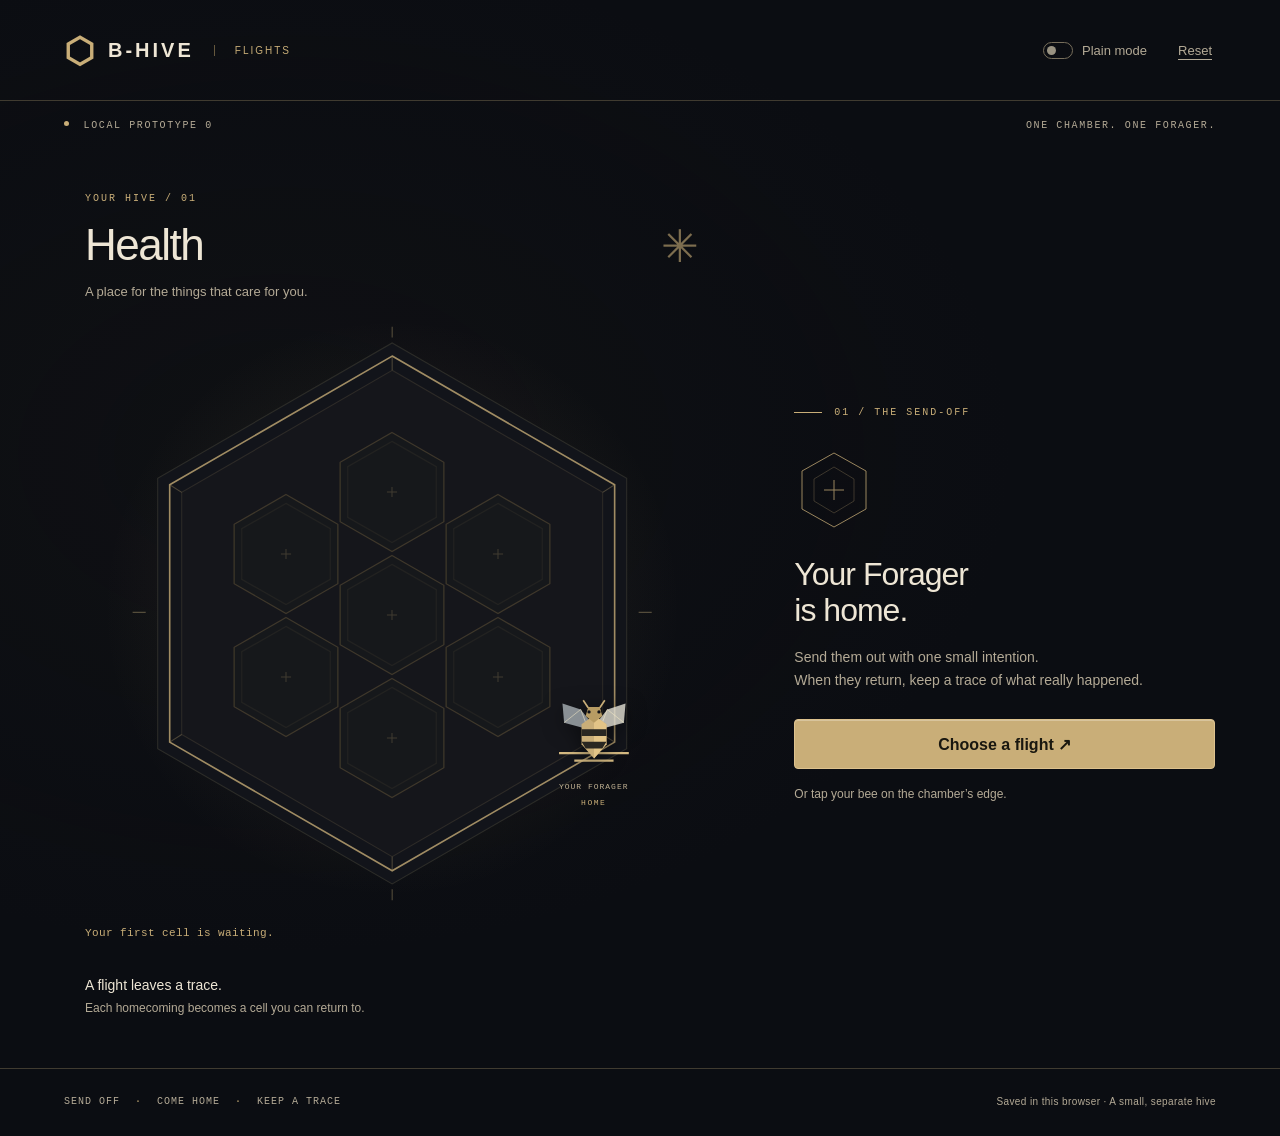
<file: prototypes/bhive-flights-prototype-0/index.html>
<!doctype html>
<html lang="en">
<head>
  <meta charset="utf-8">
  <meta name="viewport" content="width=device-width,initial-scale=1">
  <meta name="theme-color" content="#0b0d12">
  <meta http-equiv="Content-Security-Policy" content="default-src 'self'; script-src 'self'; style-src 'self' 'unsafe-inline'; img-src 'self' data:; connect-src 'none'; object-src 'none'; base-uri 'none'; form-action 'none'">
  <title>B-HIVE · Flights · Prototype 0</title>
  <link rel="icon" href="data:image/svg+xml,%3Csvg xmlns='http://www.w3.org/2000/svg' viewBox='0 0 50 50'%3E%3Cpath fill='%23c9ae78' d='M25 2 45 14v22L25 48 5 36V14Z'/%3E%3C/svg%3E">
  <link rel="stylesheet" href="style.css">
  <script type="module" src="app.mjs"></script>
</head>
<body>
  <header class="masthead">
    <a class="wordmark" href="./" aria-label="B-HIVE Flights home"><span aria-hidden="true">⬡</span> B-HIVE <small>FLIGHTS</small></a>
    <div class="tools"><label class="plain-toggle"><input id="plain" type="checkbox"><span class="switch" aria-hidden="true"></span>Plain mode</label><button id="reset" class="text-button">Reset</button></div>
  </header>
  <div class="prototype-bar"><span><i></i> LOCAL PROTOTYPE 0</span><span>ONE CHAMBER. ONE FORAGER.</span></div>
  <main>
    <section class="hive-region" aria-labelledby="chamber-title">
      <div class="chamber-heading"><div><p class="eyebrow">YOUR HIVE / 01</p><h1 id="chamber-title">Health</h1><p class="chamber-subtitle">A place for the things that care for you.</p></div><span class="chamber-mark" aria-hidden="true">✳</span></div>
      <div class="board" id="board">
        <svg class="architecture" viewBox="0 0 600 540" aria-hidden="true">
          <defs><radialGradient id="chamberGlow"><stop stop-color="#c9ae78" stop-opacity=".13"/><stop offset="1" stop-color="#c9ae78" stop-opacity="0"/></radialGradient></defs>
          <circle cx="300" cy="265" r="265" fill="url(#chamberGlow)"/>
          <path class="chamber-shadow" d="M300 22 515 146 515 394 300 518 85 394 85 146Z"/>
          <path class="chamber-frame" d="M300 34 504 152 504 388 300 506 96 388 96 152Z"/>
          <path class="chamber-inner" d="M300 47 493 159 493 381 300 493 107 381 107 159Z"/>
          <path class="frame-facets" d="m300 34 0 13m204 105-11 7m11 229-11-7M300 506v-13M96 388l11-7M96 152l11 7"/>
          <path class="flight-trail" d="M482 397c-25 39-80 21-61-13s87-12 115-65 17-130 52-160"/>
          <path class="perch" d="M453 398h64m-50 7h36"/>
          <path class="compass" d="M300 7v10m0 506v10M62 269h12m452 0h12"/>
        </svg>
        <div id="comb" class="comb" aria-label="Your completed flights"></div>
        <button id="forager" class="forager" aria-label="Your Forager is home. Choose a flight."><span id="bee-art"></span><span class="bee-label">YOUR FORAGER <span id="bee-status">HOME</span></span></button>
        <div id="cargo" aria-hidden="true"></div>
      </div>
      <div class="comb-footer"><p id="record-count">Your first cell is waiting.</p><nav id="comb-pages" aria-label="Comb pages"></nav></div>
      <p class="board-caption">A flight leaves a trace.<br><span>Each homecoming becomes a cell you can return to.</span></p>
    </section>
    <section class="interaction" aria-label="Your flight">
      <div id="error" class="error" role="alert" hidden></div>
      <div id="panel"></div>
    </section>
  </main>
  <footer class="page-footer"><span>SEND OFF <b>·</b> COME HOME <b>·</b> KEEP A TRACE</span><span>Saved in this browser · A small, separate hive</span></footer>
  <p id="announcement" class="sr-only" role="status" aria-live="polite"></p>
  <dialog id="reset-dialog" aria-labelledby="reset-title"><h2 id="reset-title">Begin a fresh prototype?</h2><p>This clears the flights and cells in this small hive.</p><p>Your original B-HIVE is separate.</p><div class="dialog-actions"><button id="cancel-reset" class="secondary">Keep my hive</button><button id="confirm-reset" class="primary">Reset prototype</button></div></dialog>
  <noscript>This local prototype needs JavaScript to send and record flights.</noscript>
</body>
</html>
</file>
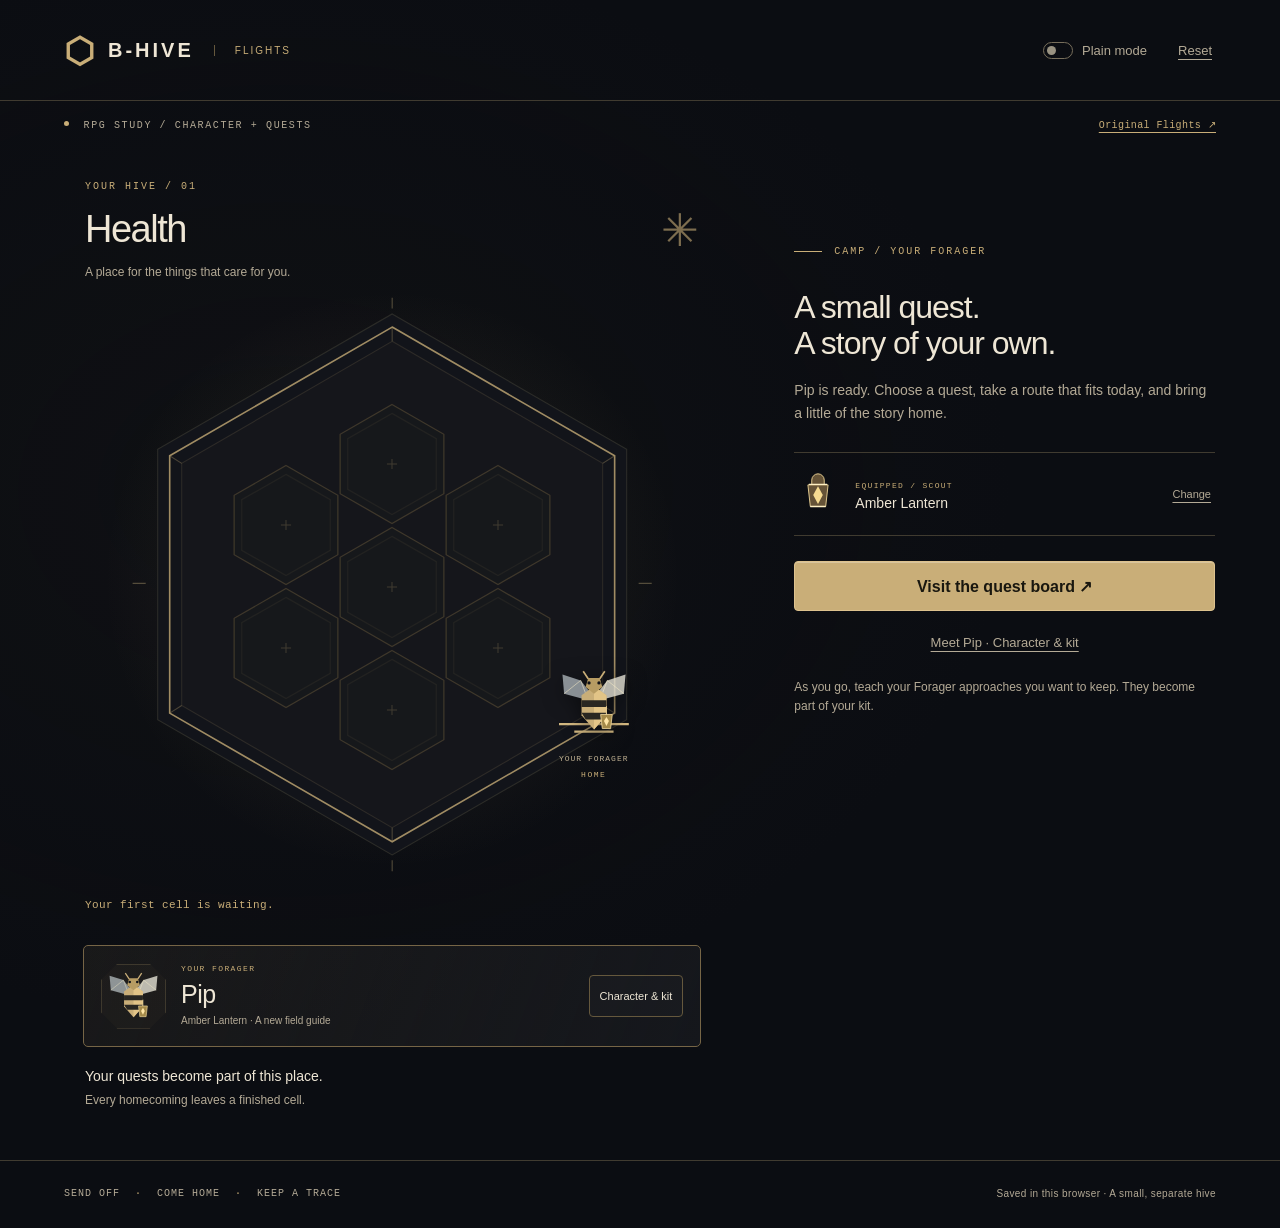
<file: prototypes/bhive-flights-rpg-1/index.html>
<!doctype html>
<html lang="en">
<head>
  <meta charset="utf-8">
  <meta name="viewport" content="width=device-width,initial-scale=1">
  <meta name="theme-color" content="#0b0d12">
  <meta http-equiv="Content-Security-Policy" content="default-src 'self'; script-src 'self'; style-src 'self' 'unsafe-inline'; img-src 'self' data:; connect-src 'none'; object-src 'none'; base-uri 'none'; form-action 'none'">
  <title>B-HIVE · Flights · RPG Study</title>
  <link rel="icon" href="data:image/svg+xml,%3Csvg xmlns='http://www.w3.org/2000/svg' viewBox='0 0 50 50'%3E%3Cpath fill='%23c9ae78' d='M25 2 45 14v22L25 48 5 36V14Z'/%3E%3C/svg%3E">
  <link rel="stylesheet" href="style.css">
  <link rel="stylesheet" href="rpg.css">
  <script type="module" src="app.mjs"></script>
</head>
<body>
  <header class="masthead">
    <a class="wordmark" href="./" aria-label="B-HIVE Flights home"><span aria-hidden="true">⬡</span> B-HIVE <small>FLIGHTS</small></a>
    <div class="tools"><label class="plain-toggle"><input id="plain" type="checkbox"><span class="switch" aria-hidden="true"></span>Plain mode</label><button id="reset" class="text-button">Reset</button></div>
  </header>
  <div class="prototype-bar"><span><i></i> RPG STUDY / CHARACTER + QUESTS</span><a href="http://127.0.0.1:8198/" target="_blank" rel="noopener">Original Flights ↗</a></div>
  <main>
    <section class="hive-region" aria-labelledby="chamber-title">
      <div class="chamber-heading"><div><p class="eyebrow">YOUR HIVE / 01</p><h1 id="chamber-title">Health</h1><p class="chamber-subtitle">A place for the things that care for you.</p></div><span class="chamber-mark" aria-hidden="true">✳</span></div>
      <div class="board" id="board">
        <svg class="architecture" viewBox="0 0 600 540" aria-hidden="true">
          <defs><radialGradient id="chamberGlow"><stop stop-color="#c9ae78" stop-opacity=".13"/><stop offset="1" stop-color="#c9ae78" stop-opacity="0"/></radialGradient></defs>
          <circle cx="300" cy="265" r="265" fill="url(#chamberGlow)"/>
          <path class="chamber-shadow" d="M300 22 515 146 515 394 300 518 85 394 85 146Z"/>
          <path class="chamber-frame" d="M300 34 504 152 504 388 300 506 96 388 96 152Z"/>
          <path class="chamber-inner" d="M300 47 493 159 493 381 300 493 107 381 107 159Z"/>
          <path class="frame-facets" d="m300 34 0 13m204 105-11 7m11 229-11-7M300 506v-13M96 388l11-7M96 152l11 7"/>
          <path class="flight-trail" d="M482 397c-25 39-80 21-61-13s87-12 115-65 17-130 52-160"/>
          <path class="perch" d="M453 398h64m-50 7h36"/>
          <path class="compass" d="M300 7v10m0 506v10M62 269h12m452 0h12"/>
        </svg>
        <div id="comb" class="comb" aria-label="Your completed flights"></div>
        <button id="forager" class="forager" aria-label="Your Forager is home. Choose a flight."><span id="bee-art"></span><span class="bee-label">YOUR FORAGER <span id="bee-status">HOME</span></span></button>
        <div id="cargo" aria-hidden="true"></div>
      </div>
      <div class="comb-footer"><p id="record-count">Your first cell is waiting.</p><nav id="comb-pages" aria-label="Comb pages"></nav></div>
      <div id="character-card" class="character-card"></div>
      <p class="board-caption">Your quests become part of this place.<br><span>Every homecoming leaves a finished cell.</span></p>
    </section>
    <section class="interaction" aria-label="Your flight">
      <div id="error" class="error" role="alert" hidden></div>
      <div id="panel"></div>
    </section>
  </main>
  <footer class="page-footer"><span>SEND OFF <b>·</b> COME HOME <b>·</b> KEEP A TRACE</span><span>Saved in this browser · A small, separate hive</span></footer>
  <p id="announcement" class="sr-only" role="status" aria-live="polite"></p>
  <dialog id="reset-dialog" aria-labelledby="reset-title"><h2 id="reset-title">Begin a fresh prototype?</h2><p>This clears the flights and cells in this small hive.</p><p>Your original B-HIVE is separate.</p><div class="dialog-actions"><button id="cancel-reset" class="secondary">Keep my hive</button><button id="confirm-reset" class="primary">Reset prototype</button></div></dialog>
  <dialog id="character-dialog" aria-labelledby="character-title"></dialog>
  <noscript>This local prototype needs JavaScript to send and record flights.</noscript>
</body>
</html>
</file>
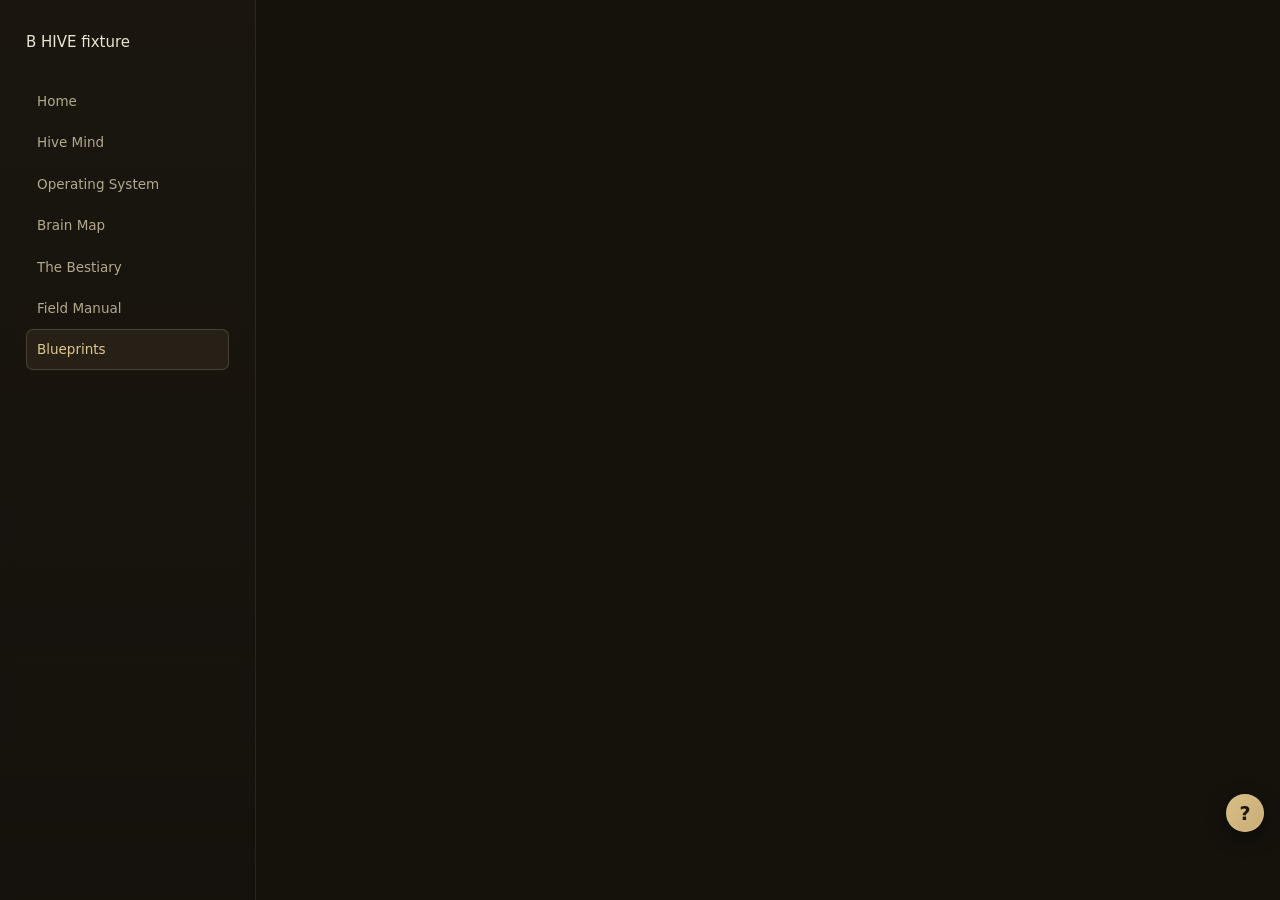
<file: tests/app-main-harness.html>
<!DOCTYPE html>
<html lang="en">
<head>
<meta charset="utf-8">
<meta name="viewport" content="width=device-width, initial-scale=1, viewport-fit=cover">
<title>B HIVE app-main controlled harness</title>
<link rel="stylesheet" href="../css/app.css?first-flight-step3eb-final3">
<link rel="stylesheet" href="../css/beta-mobile-polish.css?navigation-consolidation">
<link rel="stylesheet" href="../css/beta-overlays.css?navigation-consolidation">
</head>
<body>
<div class="shell">
  <aside class="rail">
    <div class="id-block">B HIVE fixture</div>
    <nav class="nav" aria-label="Dashboard sections">
      <a href="#home">Home</a>
      <a href="#energy">Hive Mind</a>
      <a href="#system">Operating System</a>
      <a href="#brainmap">Brain Map</a>
      <a href="#bestiary">The Bestiary</a>
      <a href="#manual">Field Manual</a>
      <a href="#blueprints">Blueprints</a>
    </nav>
  </aside>
  <main class="main">
    <header class="masthead" id="home"><span id="clock"></span></header>
    <section class="section" id="energy">
      <div id="hive-today"></div>
      <div id="hive-level"></div>
      <div id="hive-mood"></div>
      <div id="hive-mbti"></div>
      <div class="hive-card">
        <svg id="hivesvg" viewBox="0 0 600 600"></svg>
      </div>
      <div id="hive-sheet-backdrop"></div>
      <div id="hive-sheet"><button class="hd-sheet-close" type="button">close</button>
        <div id="hive-detail"></div>
      </div>
      <div class="hive-bar">
        <button id="hive-log-btn" type="button">Check In</button>
        <span id="hive-last"></span>
        <button id="hive-manual-link" type="button">Field Manual</button>
        <button id="hive-report-toggle" type="button">Report</button>
        <button id="hive-log-toggle" type="button">History</button>
        <button id="hive-reset" type="button">Reset</button>
      </div>
      <div class="hive-io" id="hive-report" hidden><div id="report-body"></div></div>
      <div class="hive-log" id="hive-log" hidden></div>
    </section>
    <section class="section" id="system"></section>
    <section class="section" id="brainmap"></section>
    <section class="section" id="bestiary"><div id="bestiary-body"></div></section>
    <section class="section" id="manual"></section>
    <section class="section" id="blueprints"></section>
  </main>
</div>

<nav class="navbar" id="navbar" aria-label="Primary mobile navigation">
  <button class="navbar-action" id="mobile-nav-hive" type="button"><span class="navbar-action-label">Hive</span></button>
  <button class="navbar-action" id="mobile-nav-today" type="button"><span class="navbar-action-label">Today</span></button>
  <button class="navbar-action navbar-checkin" id="cmd-checkin" type="button"><span class="navbar-action-label">Check In</span></button>
  <button class="navbar-action" id="cmd-more" type="button" aria-haspopup="dialog" aria-controls="hive-cmdmenu" aria-expanded="false"><span class="navbar-action-label">More</span></button>
</nav>
<div class="hive-cmdmenu" id="hive-cmdmenu" role="dialog" aria-modal="true" aria-label="More" hidden>
  <div class="hive-cmdmenu-panel">
    <button class="hive-cmdmenu-close" type="button" aria-label="Close More menu">close</button>
    <div class="hive-cmdmenu-section" aria-label="Main">
      <div class="hive-cmdmenu-grid">
        <button class="cmd-tile" type="button" data-cmd="report"><span class="cmd-tile-label">Report</span></button>
        <button class="cmd-tile" type="button" data-cmd="history"><span class="cmd-tile-label">History</span></button>
        <button class="cmd-tile" type="button" data-cmd="bestiary"><span class="cmd-tile-label">Bestiary</span></button>
        <button class="cmd-tile" type="button" data-cmd="manual"><span class="cmd-tile-label">Field Manual</span></button>
      </div>
    </div>
    <div class="hive-cmdmenu-section hive-cmdmenu-support" aria-label="Support">
      <div class="hive-cmdmenu-support-grid">
        <button class="cmd-tile cmd-tile-wide" type="button" data-cmd="help"><span class="cmd-tile-label">Help / Restart Tour</span></button>
        <button class="cmd-tile cmd-tile-wide" type="button" data-cmd="finish"><span class="cmd-tile-label">Finish Beta &amp; Send Feedback</span></button>
      </div>
    </div>
    <div class="hive-cmdmenu-danger" aria-label="Danger">
      <button class="cmd-tile cmd-danger" type="button" data-cmd="reset"><span class="cmd-tile-label">Reset Hive</span></button>
    </div>
  </div>
</div>
<div class="tour" id="tour" hidden><div class="tr-card"></div></div>
<button class="tour-open" id="tour-open" type="button">?</button>

<script>
(function () {
  'use strict';
  var scenario = new URLSearchParams(location.search).get('scenario') || 'widest';
  var storageKey = 'lw-brainmap-hive-v1';
  var completionReload = scenario === 'completion-reload';
  var combScenario = /^comb-/.test(scenario);
  var combRealTimers = combScenario&&new URLSearchParams(location.search).get('real')==='1';
  var freshEligible = [
    'fresh','fresh-wide','health-select','people-select','save-failure','answer-save-failure',
    'genuine-completion'
  ].indexOf(scenario) >= 0;
  var stagedFirstFlight = [
    'progress','completed','resume-selected','mission-ready','mission-active','mission-active-wide',
    'accept-save-failure','completion-save-failure','completion-no-reveal','completion-reload',
    'completion-stale','completion-malformed','completion-domain-failure','completion-throw',
    'completion-rerender','completion-invalid-worker','completion-invalid-learning',
    'completion-invalid-completion','completion-already-result','completion-presentation-throw',
    'completion-presentation-dispose',
    'completion-private-copy','completed-elder','completed-zero',
    'comb-awakened','comb-awakened-small','comb-awakened-wide','comb-no-unlock','comb-skip','comb-skip-impact','comb-skip-build',
    'comb-background','comb-watchdog','comb-animationcancel','comb-pagehide','comb-render-failure','comb-reduced',
    'comb-enter'
  ].indexOf(scenario) >= 0;
  var isolatedFirstFlight = freshEligible || stagedFirstFlight;
  var keys = ['lw','free','craft','money','career','growth','finance','health','people','identity','clients','ink','side','recruit'];
  var current = {};
  keys.forEach(function (key) { current[key] = { imp: 50, en: 50 }; });
  current.health = { imp: 90, en: 20 };
  current.people = { imp: 70, en: 55 };
  if (scenario === 'locked') current.lw = { imp: 40, en: 20 };
  if (scenario === 'migration') {
    current.craft = { imp: 24, en: 12 };
    current.side = { imp: 22, en: 11 };
    current.recruit = { imp: 18, en: 9 };
  }

  var learnings = {};
  if (scenario === 'evolve') {
    learnings.lw = [
      {t:'fixture learning one',s:'you'}, {t:'fixture learning two',s:'you'},
      {t:'fixture learning three',s:'you'}, {t:'fixture learning four',s:'you'}
    ];
  } else if (scenario === 'migration') {
    learnings.craft = [{t:'migration-proven craft activity',s:'you'}];
  } else if (!isolatedFirstFlight) {
    learnings.craft = [
      {t:'legacy craft one',s:'you'}, {t:'legacy craft two',s:'you'},
      {t:'legacy craft three',s:'you'}, {t:'legacy craft four',s:'you'}
    ];
    learnings.health = [{t:'legacy health note',s:'you'}];
  }

  var fixture = {
    v: 3,
    ts: Date.now(),
    current: current,
    history: [{ts:Date.now(),cells:current}],
    learnings: learnings,
    agents: scenario === 'migration' ? {money:true} :
      (scenario === 'widest' || scenario === 'locked') ? {craft:true} : {},
    mbti: ['E','N','T','J'],
    swarms: scenario === 'migration' ?
      {lw:[{age:4,b:0.5,p:0.5}],craft:[{age:5,b:0.6,p:0.4}],free:[{age:8,b:0.3,p:0.7}]} :
      completionReload ? {lw:[],health:[],people:[]} :
      scenario === 'completed-zero' ? {lw:[],health:[],people:[]} :
      scenario === 'completed-elder' ?
      {lw:[{age:9,b:0.4,p:0.6}],health:[],people:[]} :
      stagedFirstFlight ?
      {lw:[{age:6,b:0.4,p:0.6}],health:[{age:7,b:0.5,p:0.5}],people:[{age:8,b:0.6,p:0.4}]} :
      {lw:[{age:4,b:0.5,p:0.5}],craft:[{age:5,b:0.6,p:0.4}]},
    unlocks: scenario === 'completion-no-reveal' || scenario === 'comb-no-unlock' ? keys.slice() :
      scenario === 'locked' || stagedFirstFlight ? ['lw','health','people'] : keys.slice()
  };
  if (scenario === 'evolve' || scenario === 'widest' || scenario === 'normal-experiment' ||
      stagedFirstFlight || scenario === 'legacy-auto') fixture.unlockRevealVersion = 1;
  if (scenario === 'migration') fixture.learning = {
    modelVersion:1,
    events:[
      {id:'evt_harness_value_side',type:'cell_value_changed',ts:Date.now()-2,
        cellKey:'side',payload:{field:'en',from:10,to:11}},
      {id:'evt_harness_existing',type:'queen_message',ts:Date.now()-1,
        cellKey:null,payload:{role:'user',content:'preserve harness event'}}
    ],
    observations:[],hypotheses:[],experiments:[],feedback:[],insightQueue:[]
  };
  localStorage.removeItem(storageKey);
  localStorage.removeItem('lw-brainmap-queen-v1');
  localStorage.removeItem('bhive_beta_profile_answers');
  localStorage.removeItem('bhive_beta_profile_result');
  window.__HARNESS_STORAGE_CLEARED=localStorage.getItem(storageKey)===null;
  if (!freshEligible) localStorage.setItem(storageKey, JSON.stringify(fixture));
  window.__HARNESS_FOUNDATION_SWARMS = JSON.stringify({
    lw:fixture.swarms.lw||null,
    health:fixture.swarms.health||null,
    people:fixture.swarms.people||null
  });
  localStorage.removeItem('lw-brainmap-tour-v2');
  if (['fresh','fresh-wide','progress','completed','resume-selected','mission-ready',
      'mission-active','mission-active-wide','accept-save-failure','genuine-completion',
      'completion-save-failure','completion-no-reveal','completion-reload','completion-stale',
      'completion-malformed','completion-domain-failure','completion-throw',
      'completion-rerender','completion-invalid-worker','completion-invalid-learning',
      'completion-invalid-completion','completion-already-result','completion-presentation-throw',
      'completion-presentation-dispose',
      'completion-private-copy','completed-elder','completed-zero','legacy-auto',
      'comb-awakened','comb-awakened-small','comb-awakened-wide','comb-no-unlock','comb-skip','comb-skip-impact','comb-skip-build',
      'comb-background','comb-watchdog','comb-animationcancel','comb-pagehide','comb-render-failure','comb-reduced',
      'comb-enter']
      .indexOf(scenario) < 0) {
    localStorage.setItem('lw-brainmap-tour-v2', '1');
  }

  window.__APP_MAIN_ERRORS = [];
  window.__CONFIRM_COUNT = 0;
  window.__CONFIRM_MESSAGE = '';
  window.__TODAY_SCROLLS = 0;
  window.__INDEX_SIGNATURE = null;
  window.__INDEX_ERROR = '';
  window.addEventListener('error', function (event) {
    window.__APP_MAIN_ERRORS.push(event.message || String(event.error));
  });
  window.addEventListener('unhandledrejection', function (event) {
    window.__APP_MAIN_ERRORS.push('unhandled rejection: ' + String(event.reason));
  });
  window.scrollTo = function () {};
  Element.prototype.scrollIntoView = function () {
    if (this.id === 'hive-today') window.__TODAY_SCROLLS++;
  };
  window.confirm = function (message) {
    window.__CONFIRM_COUNT++;
    window.__CONFIRM_MESSAGE = String(message || '');
    return false;
  };
  if (combScenario&&!combRealTimers) {
    var combManualParams = new URLSearchParams(location.search);
    var combManualValue = Number(combManualParams.get('phase'));
    var combManualPhase = combManualParams.get('manual') === '1' &&
      isFinite(combManualValue) && combManualValue >= 0 ? combManualValue : null;
    window.__BHIVE_FIRST_FLIGHT_SCHEDULER__ = (function () {
      var clock = 0, sequence = 0, tasks = [], scheduledDelays = [], manualQueued = false;
      function activeTasks() {
        return tasks.filter(function (task) { return !task.cancelled && !task.fired; });
      }
      function run(task) {
        if (!task || task.cancelled || task.fired) return false;
        task.fired = true;
        clock = Math.max(clock, task.at);
        task.callback();
        return true;
      }
      return {
        schedule: function (callback, delay) {
          var wait = Number(delay);
          if (typeof callback !== 'function' || !isFinite(wait) || wait < 0) return null;
          var task = {
            id: ++sequence,
            at: clock + wait,
            delay: wait,
            callback: callback,
            cancelled: false,
            fired: false
          };
          tasks.push(task);
          scheduledDelays.push(wait);
          if (combManualPhase !== null && !manualQueued) {
            manualQueued = true;
            Promise.resolve().then(function () {
              window.__BHIVE_FIRST_FLIGHT_SCHEDULER__.advanceTo(combManualPhase);
            });
          }
          return task.id;
        },
        cancel: function (id) {
          tasks.forEach(function (task) {
            if (task.id === id) task.cancelled = true;
          });
        },
        advanceTo: function (target) {
          target = Number(target);
          if (!isFinite(target) || target < clock) return false;
          var next;
          do {
            next = activeTasks().filter(function (task) { return task.at <= target; })
              .sort(function (a, b) { return a.at - b.at || a.id - b.id; })[0];
            if (next) run(next);
          } while (next);
          clock = target;
          return true;
        },
        fireDelay: function (delay) {
          delay = Number(delay);
          var task = activeTasks().filter(function (candidate) {
            return candidate.delay === delay;
          }).sort(function (a, b) { return a.id - b.id; })[0];
          return run(task);
        },
        delays: function () { return scheduledDelays.slice(); },
        pendingDelays: function () {
          return activeTasks().map(function (task) { return task.delay; });
        },
        now: function () { return clock; }
      };
    }());
  }
  window.matchMedia = function (query) {
    var max = /max-width\s*:\s*(\d+)px/.exec(query);
    var min = /min-width\s*:\s*(\d+)px/.exec(query);
    var matches = query.indexOf('prefers-reduced-motion') !== -1 &&
      (!combScenario || scenario === 'comb-reduced');
    if (max) matches = innerWidth <= Number(max[1]);
    if (min) matches = innerWidth >= Number(min[1]);
    return {
      matches: matches,
      addEventListener: function () {}, removeEventListener: function () {},
      addListener: function () {}, removeListener: function () {}
    };
  };
  window.BHIVE_DATA = {
    DAYS:['Sun','Mon','Tue','Wed','Thu','Fri','Sat'],
    MON:['Jan','Feb','Mar','Apr','May','Jun','Jul','Aug','Sep','Oct','Nov','Dec'],
    SCREEN_NAMES:{
      home:'Home',energy:'Hive Mind',system:'Operating System',brainmap:'Brain Map',
      bestiary:'The Bestiary',manual:'Field Manual',blueprints:'Blueprints'
    },
    MBTI_CLASS:{ENTJ:'Fixture class'},
    TOUR:[{t:'Fixture tour',d:'Fixture help'}],
    WANDER:{
      'Builder Bees':{ax:0.5,ay:0.5,sBase:0.0001},
      'Scout Bees':{ax:0.5,ay:0.5,sBase:0.0001},
      'Forager Bees':{ax:0.5,ay:0.5,sBase:0.0001},
      'Guard Bees':{ax:0.5,ay:0.5,sBase:0.0001},
      'Nurse Bees':{ax:0.5,ay:0.5,sBase:0.0001},
      'Drones':{ax:0.5,ay:0.5,sBase:0.0001}
    }
  };

  fetch('../index.html?navigation-consolidation=' + Date.now(), {cache:'no-store'})
    .then(function (response) {
      if (!response.ok) throw new Error('HTTP ' + response.status);
      return response.text();
    })
    .then(function (html) {
      var page = new DOMParser().parseFromString(html, 'text/html');
      function values(selector, attribute) {
        return Array.prototype.map.call(page.querySelectorAll(selector), function (element) {
          return attribute ? element.getAttribute(attribute) : element.textContent.trim();
        });
      }
      var productionMenu = page.getElementById('hive-cmdmenu');
      window.__INDEX_SIGNATURE = {
        navbarCount: page.querySelectorAll('#navbar').length,
        navbarIds: values('#navbar > button', 'id'),
        navbarLabels: values('#navbar .navbar-action-label'),
        commandBarCount: page.querySelectorAll('.hive-cmdbar').length,
        legacyNavCount: page.querySelectorAll('#navmenu, #navmenu-btn').length,
        menuCount: page.querySelectorAll('#hive-cmdmenu').length,
        menuTopLevel: !!(productionMenu && !productionMenu.closest('.section')),
        mainCommands: values('#hive-cmdmenu [aria-label="Main"] [data-cmd]', 'data-cmd'),
        supportCommands: values('#hive-cmdmenu [aria-label="Support"] [data-cmd]', 'data-cmd'),
        dangerCommands: values('#hive-cmdmenu [aria-label="Danger"] [data-cmd]', 'data-cmd'),
        menuLabels: values('#hive-cmdmenu .cmd-tile-label'),
        placeholderCount: page.querySelectorAll(
          '#navbar [href="#projects"], #navbar [href="#strengths"], #navbar [href="#risks"], ' +
          '#navbar [href="#opportunities"], #navbar [href="#summary"], ' +
          '#hive-cmdmenu [href="#projects"], #hive-cmdmenu [href="#strengths"], ' +
          '#hive-cmdmenu [href="#risks"], #hive-cmdmenu [href="#opportunities"], ' +
          '#hive-cmdmenu [href="#summary"]').length,
        railRoutes: values('.rail .nav a', 'href'),
        manualProxyCount: page.querySelectorAll('#hive-manual-link').length,
        proxyTargetsPresent: [
          '#hive-log-btn','#hive-report-toggle','#hive-report.hive-io','#hive-log-toggle',
          '#hive-log.hive-log','#hive-manual-link','#tour-open','#hive-reset'
        ].every(function (selector) { return page.querySelectorAll(selector).length === 1; }),
        routeTargetsPresent: [
          '#home','#energy','#hive-today','#system','#brainmap','#bestiary','#manual','#blueprints'
        ].every(function (selector) { return page.querySelectorAll(selector).length === 1; })
      };
    })
    .catch(function (error) { window.__INDEX_ERROR = error.message; });
})();
</script>
<script src="../js/bhive-engine.js?first-flight-step3dp3"></script>
<script src="../js/bhive-learning.js"></script>
<script src="../js/bhive-experiments.js"></script>
<script>
(function () {
  'use strict';
  var scenario = new URLSearchParams(location.search).get('scenario') || 'widest';
  var storageKey = 'lw-brainmap-hive-v1';
  var combScenario = /^comb-/.test(scenario);
  var staged = [
    'progress','completed','resume-selected','mission-ready','mission-active','mission-active-wide',
    'accept-save-failure','completion-save-failure','completion-no-reveal','completion-reload',
    'completion-stale','completion-malformed','completion-domain-failure','completion-throw',
    'completion-rerender','completion-invalid-worker','completion-invalid-learning',
    'completion-invalid-completion','completion-already-result','completion-presentation-throw',
    'completion-presentation-dispose',
    'completion-private-copy','completed-elder','completed-zero',
    'comb-awakened','comb-awakened-small','comb-awakened-wide','comb-no-unlock','comb-skip','comb-skip-impact','comb-skip-build',
    'comb-background','comb-watchdog','comb-animationcancel','comb-pagehide','comb-render-failure','comb-reduced',
    'comb-enter'
  ].indexOf(scenario) >= 0;
  if (staged) {
    var fixture = JSON.parse(localStorage.getItem(storageKey));
    var B = window.BHIVE;
    var ts = 1700002000000;
    var privateFirstFlightAnswers = [
      '<img src=x onerror="window.__HARNESS_PRIVATE_LEAK=1"> Private context ' +
        new Array(181).join('x'),
      'Only a short escaped proof should appear; keep the remainder private ' +
        new Array(181).join('y')
    ];
    var stagedAnswers = scenario === 'completion-private-copy' ? privateFirstFlightAnswers :
      ['Finishing the beta matters most','Complete one focused beta task'];
    window.__HARNESS_PRIVATE_ANSWERS = scenario === 'completion-private-copy' ?
      stagedAnswers.slice() : null;
    B.init();
    fixture.qver = 3;
    fixture.questions = JSON.parse(JSON.stringify(B.questions));
    fixture.questions.lw.push({q:'Preserve this resumable question',s:'claude'});
    B.recordEvent('first_flight_available', {ts:ts,payload:{version:1}});
    B.recordEvent('first_flight_cell_selected', {
      ts:ts+1,cellKey:'lw',payload:{version:1}
    });
    if (scenario !== 'resume-selected') {
      B.recordEvent('first_flight_answered', {
        ts:ts+2,cellKey:'lw',
        payload:{version:1,question:1,answer:stagedAnswers[0]}
      });
    }
    if (combScenario || scenario === 'completed' || scenario === 'mission-ready' ||
        scenario === 'mission-active' || scenario === 'mission-active-wide' ||
        scenario === 'accept-save-failure' || scenario === 'completion-save-failure' ||
        scenario === 'completion-no-reveal' || scenario === 'completion-reload' ||
        scenario === 'completion-stale' || scenario === 'completion-malformed' ||
        scenario === 'completion-domain-failure' || scenario === 'completion-throw' ||
        scenario === 'completion-rerender' || scenario === 'completion-invalid-worker' ||
        scenario === 'completion-invalid-learning' || scenario === 'completion-invalid-completion' ||
        scenario === 'completion-already-result' || scenario === 'completion-presentation-throw' ||
        scenario === 'completion-presentation-dispose' ||
        scenario === 'completion-private-copy' || scenario === 'completed-elder' ||
        scenario === 'completed-zero') {
      B.recordEvent('first_flight_answered', {
        ts:ts+3,cellKey:'lw',
        payload:{version:1,question:2,answer:stagedAnswers[1]}
      });
    }
    if (combScenario || scenario === 'completed' || scenario === 'mission-active' ||
        scenario === 'mission-active-wide' || scenario === 'completion-save-failure' ||
        scenario === 'completion-no-reveal' || scenario === 'completion-reload' ||
        scenario === 'completion-stale' || scenario === 'completion-malformed' ||
        scenario === 'completion-domain-failure' || scenario === 'completion-throw' ||
        scenario === 'completion-rerender' || scenario === 'completion-invalid-worker' ||
        scenario === 'completion-invalid-learning' || scenario === 'completion-invalid-completion' ||
        scenario === 'completion-already-result' || scenario === 'completion-presentation-throw' ||
        scenario === 'completion-presentation-dispose' ||
        scenario === 'completion-private-copy' || scenario === 'completed-elder' ||
        scenario === 'completed-zero') {
      var ready = B.experiments.firstFlightState(B.learning.events);
      window.__HARNESS_STAGED_READY=ready?JSON.parse(JSON.stringify(ready)):null;
      window.__HARNESS_STAGED_EVENTS=JSON.parse(JSON.stringify(B.learning.events));
      if (ready&&ready.mission) {
        B.recordEvent('experiment_accepted', {
          id:'evt_harness_first_flight_accepted',ts:ts+4,cellKey:'lw',
          payload:B.experiments.decisionPayload(ready.mission,'accepted')
        });
      }
    }
    if (scenario === 'completed' || scenario === 'completed-elder' ||
        scenario === 'completed-zero') {
      B.recordEvent('experiment_completed', {
        id:'evt_first_flight_v1_completed_lw',ts:ts+5,cellKey:'lw',
        payload:B.experiments.completionPayload(ready.mission,'completed')
      });
    }
    if (scenario === 'completion-reload') {
      B.reconcileFirstFlightQuestions();
      B.cells.forEach(function(cell){B.swarms[cell.key]=[];});
      B.unlocks=B.UNLOCK_START.slice();
      var reloadActive=B.experiments.firstFlightState(B.learning.events);
      window.__HARNESS_RELOAD_SEED_RESULT=B.completeFirstFlight({
        storageKey:storageKey,
        mission:JSON.parse(JSON.stringify(reloadActive.mission)),
        cellKey:reloadActive.cellKey,
        answers:reloadActive.answers.slice(),
        now:ts+5
      });
    } else {
      fixture.learning = B.learning;
      localStorage.setItem(storageKey, JSON.stringify(fixture));
    }
  }
  if (scenario === 'normal-experiment') {
    fixture = JSON.parse(localStorage.getItem(storageKey));
    B = window.BHIVE;
    B.init();
    var normalNow=Date.now();
    var normalMission={
      experimentId:'exp_harness_normal',insightId:'obs_harness_normal',
      evidenceKey:'evt_harness_normal_evidence',
      evidenceEventIds:['evt_harness_normal_evidence'],observationKind:'trend',
      classification:'rising',themeId:null,cellKey:'lw',strategyId:'protected_block',
      action:'Take one normal action',measure:'Complete it and report back',durationDays:1,
      createdAt:normalNow-1000,dueAt:normalNow+86400000,sourceVerdict:'true',
      sourceRead:'A normal evidence-backed read'
    };
    B.recordEvent('experiment_accepted',{
      id:'evt_harness_normal_accepted',ts:normalNow,cellKey:'lw',
      payload:B.experiments.decisionPayload(normalMission,'accepted')
    });
    fixture.learning=B.learning;
    localStorage.setItem(storageKey,JSON.stringify(fixture));
    B.inference={};
    B.insightUI={latestFeedbackToday:function(){return null;}};
  }
  var stored = localStorage.getItem(storageKey);
  window.__HARNESS_STORED_HIVE = stored;
  window.__HARNESS_STORED_EVENTS = stored ?
    JSON.stringify((JSON.parse(stored).learning||{}).events||[]) : null;
  var originalSave = window.BHIVE.save;
  var originalComplete = window.BHIVE.completeFirstFlight;
  var originalAddLearning = window.BHIVE.addLearning;
  var originalUnlockFromAnswer = window.BHIVE.unlockFromAnswer;
  var originalSeedSwarms = window.BHIVE.seedSwarms;
  window.__HARNESS_SAVE_CALLS = 0;
  window.__HARNESS_SAVE_INSIDE_COMPLETE = 0;
  window.__HARNESS_SAVE_OUTSIDE_COMPLETE = 0;
  window.__HARNESS_COMPLETE_CALLS = 0;
  window.__HARNESS_COMPLETE_DEPTH = 0;
  window.__HARNESS_COMPLETE_REQUESTS = [];
  window.__HARNESS_COMPLETE_RESULTS = [];
  window.__HARNESS_BUSY_OBSERVATIONS = [];
  window.__HARNESS_REENTERED_COMPLETION = false;
  window.__HARNESS_INVALID_WORKER_REMOVED = null;
  window.__HARNESS_REWARD_RENDER_CALLS = 0;
  window.__HARNESS_COMB_RENDER_CALLS = 0;
  window.__HARNESS_FAIL_DOMAIN_ONCE = scenario === 'completion-domain-failure';
  window.__HARNESS_THROW_COMPLETION_ONCE = scenario === 'completion-throw';
  window.__HARNESS_ADD_LEARNING_CALLS = 0;
  window.__HARNESS_UNLOCK_CALLS = 0;
  window.__HARNESS_UNLOCK_REQUESTS = [];
  window.__HARNESS_ENGINE_SEED_CALLS = 0;
  window.__HARNESS_FAIL_SAVES = scenario === 'save-failure';
  window.__HARNESS_FAIL_ANSWER_SAVE = scenario === 'answer-save-failure';
  window.__HARNESS_FAIL_ACCEPT_SAVE = scenario === 'accept-save-failure';
  window.__HARNESS_FAIL_COMPLETION_SAVE = scenario === 'completion-save-failure';
  window.BHIVE.save = function(storageKey){
    window.__HARNESS_SAVE_CALLS++;
    if(window.__HARNESS_COMPLETE_DEPTH)window.__HARNESS_SAVE_INSIDE_COMPLETE++;
    else window.__HARNESS_SAVE_OUTSIDE_COMPLETE++;
    if(window.__HARNESS_FAIL_SAVES||
      (window.__HARNESS_FAIL_ANSWER_SAVE&&window.__HARNESS_SAVE_CALLS>1)||
      (window.__HARNESS_FAIL_ACCEPT_SAVE&&window.__HARNESS_SAVE_CALLS===1)||
      (window.__HARNESS_FAIL_COMPLETION_SAVE&&window.__HARNESS_COMPLETE_DEPTH))return false;
    return originalSave.call(window.BHIVE,storageKey);
  };
  window.BHIVE.completeFirstFlight = function(){
    window.__HARNESS_COMPLETE_CALLS++;
    window.__HARNESS_COMPLETE_REQUESTS.push(JSON.parse(JSON.stringify(arguments[0]||null)));
    var completeButton=document.querySelector('#hive-today .ff-complete');
    var busyObservation={
      buttonDisabled:!!completeButton&&completeButton.disabled,
      ariaBusy:completeButton&&completeButton.getAttribute('aria-busy'),
      reentrantClickBlocked:false,
      reentrantEnterBlocked:false,
      reentrantSpaceBlocked:false
    };
    if(completeButton){
      var callsBeforeReentry=window.__HARNESS_COMPLETE_CALLS;
      completeButton.disabled=false;
      completeButton.dispatchEvent(new MouseEvent('click',{bubbles:true,cancelable:true}));
      busyObservation.reentrantClickBlocked=
        window.__HARNESS_COMPLETE_CALLS===callsBeforeReentry;
      completeButton.dispatchEvent(new KeyboardEvent('keydown',{
        key:'Enter',code:'Enter',bubbles:true,cancelable:true
      }));
      completeButton.dispatchEvent(new KeyboardEvent('keyup',{
        key:'Enter',code:'Enter',bubbles:true,cancelable:true
      }));
      completeButton.dispatchEvent(new MouseEvent('click',{
        bubbles:true,cancelable:true,detail:0
      }));
      busyObservation.reentrantEnterBlocked=
        window.__HARNESS_COMPLETE_CALLS===callsBeforeReentry;
      completeButton.dispatchEvent(new KeyboardEvent('keydown',{
        key:' ',code:'Space',bubbles:true,cancelable:true
      }));
      completeButton.dispatchEvent(new KeyboardEvent('keyup',{
        key:' ',code:'Space',bubbles:true,cancelable:true
      }));
      completeButton.dispatchEvent(new MouseEvent('click',{
        bubbles:true,cancelable:true,detail:0
      }));
      busyObservation.reentrantSpaceBlocked=
        window.__HARNESS_COMPLETE_CALLS===callsBeforeReentry;
      completeButton.disabled=true;
      window.__HARNESS_REENTERED_COMPLETION=true;
    }
    window.__HARNESS_BUSY_OBSERVATIONS.push(busyObservation);
    window.__HARNESS_COMPLETE_DEPTH++;
    try{
      var result;
      if(window.__HARNESS_FAIL_DOMAIN_ONCE){
        window.__HARNESS_FAIL_DOMAIN_ONCE=false;
        result={ok:false,reason:'domain_rejected'};
      }else if(window.__HARNESS_THROW_COMPLETION_ONCE){
        window.__HARNESS_THROW_COMPLETION_ONCE=false;
        throw new Error('fixture completion exception');
      }else{
        result=originalComplete.apply(window.BHIVE,arguments);
      }
      if(result&&result.ok&&!result.alreadyCompleted){
        if(scenario==='completion-invalid-worker'){
          var invalidWorkerKey=arguments[0]&&arguments[0].cellKey;
          var invalidWorkerSwarm=invalidWorkerKey&&window.BHIVE.swarms[invalidWorkerKey];
          if(Array.isArray(invalidWorkerSwarm)&&invalidWorkerSwarm.length){
            window.__HARNESS_INVALID_WORKER_REMOVED={
              cellKey:invalidWorkerKey,
              worker:invalidWorkerSwarm.pop()
            };
          }
        }else if(scenario==='completion-invalid-learning'){
          result.learningEventIds=(result.learningEventIds||[]).slice();
          result.learningEventIds[1]='evt_harness_missing_first_flight_learning';
        }else if(scenario==='completion-invalid-completion'){
          result.completionEventId='evt_harness_missing_first_flight_completion';
        }else if(scenario==='completion-already-result'){
          result.alreadyCompleted=true;
          delete result.learningEventIds;
          delete result.unlockedKey;
        }
      }
      window.__HARNESS_COMPLETE_RESULTS.push(JSON.parse(JSON.stringify(result)));
      return result;
    }finally{
      window.__HARNESS_COMPLETE_DEPTH--;
    }
  };
  window.BHIVE.addLearning = function(){
    window.__HARNESS_ADD_LEARNING_CALLS++;
    return originalAddLearning.apply(window.BHIVE,arguments);
  };
  window.BHIVE.unlockFromAnswer = function(){
    window.__HARNESS_UNLOCK_CALLS++;
    window.__HARNESS_UNLOCK_REQUESTS.push({
      text:arguments[0],
      options:arguments[1]===undefined?null:JSON.parse(JSON.stringify(arguments[1]))
    });
    return originalUnlockFromAnswer.apply(window.BHIVE,arguments);
  };
  window.BHIVE.seedSwarms = function(){
    window.__HARNESS_ENGINE_SEED_CALLS++;
    return originalSeedSwarms.apply(window.BHIVE,arguments);
  };
}());
</script>
<script src="../js/ui-experiments.js?first-flight-step3eb-final3"></script>
<script>
(function(){
  'use strict';
  var scenario=new URLSearchParams(location.search).get('scenario')||'widest';
  var ui=window.BHIVE&&window.BHIVE.experimentUI;
  var original=ui&&ui.renderFirstFlightRewardSummary;
  var originalComb=ui&&ui.renderFirstFlightCombCeremony;
  if(typeof original==='function'){
    ui.renderFirstFlightRewardSummary=function(){
      window.__HARNESS_REWARD_RENDER_CALLS++;
      if(scenario==='completion-presentation-throw'){
        throw new Error('fixture reward presentation exception');
      }
      if(scenario==='completion-presentation-dispose'){
        window.dispatchEvent(new Event('pagehide'));
      }
      return original.apply(ui,arguments);
    };
  }
  if(typeof originalComb==='function'){
    ui.renderFirstFlightCombCeremony=function(){
      window.__HARNESS_COMB_RENDER_CALLS++;
      if(scenario==='comb-render-failure'){
        throw new Error('fixture comb ceremony presentation exception');
      }
      return originalComb.apply(ui,arguments);
    };
  }
}());
</script>
<script src="../js/app-main.js?first-flight-step3eb-final3"></script>
<script src="../js/beta-profile-data.js"></script>
<script src="../js/beta-profile.js?first-flight-step3b"></script>
<script>
((function () {
  'use strict';
  var deadline = Date.now() + 2000;
  var scenarioName = new URLSearchParams(location.search).get('scenario') || 'widest';
  var settleAt = ['fresh','fresh-wide','genuine-completion','progress','completed','resume-selected',
    'mission-ready','mission-active','mission-active-wide','accept-save-failure',
    'completion-save-failure','completion-no-reveal','completion-reload','completion-stale',
    'completion-malformed','completion-domain-failure','completion-throw','completion-rerender',
    'completion-invalid-worker','completion-invalid-learning','completion-invalid-completion',
    'completion-already-result','completion-presentation-throw','completion-presentation-dispose',
    'completion-private-copy',
    'completed-elder','completed-zero',
    'normal-experiment','legacy-auto']
    .indexOf(scenarioName) >= 0 ? Date.now() + 700 : 0;

  function postFailure(message) {
    parent.postMessage({type:'bhive-app-main-result',result:{
      scenario:new URLSearchParams(location.search).get('scenario') || 'widest',
      errors:[message],
      cellCount:0,
      stateCount:0
    }}, location.origin);
  }

  function finishControlReady() {
    var finish = document.getElementById('bhtm-fin');
    return document.querySelectorAll('#bhtm-fin').length === 1 &&
      finish instanceof HTMLButtonElement && finish.matches('button.bhtm-fin[type="button"]') &&
      finish.textContent.trim() === 'Finish Beta' && !finish.disabled;
  }

  function ready() {
    var readyScenario = new URLSearchParams(location.search).get('scenario');
    var combFoundation = /^comb-/.test(readyScenario) && readyScenario !== 'comb-no-unlock';
    var foundationOnly = [
      'fresh','fresh-wide','health-select','people-select','save-failure','answer-save-failure',
      'genuine-completion',
      'locked','progress','completed','resume-selected','mission-ready','mission-active',
      'mission-active-wide','accept-save-failure','completion-save-failure',
      'completion-stale','completion-malformed','completion-domain-failure','completion-throw',
      'completion-rerender','completion-invalid-worker','completion-invalid-learning',
      'completion-invalid-completion','completion-already-result','completion-presentation-throw',
      'completion-presentation-dispose',
      'completion-private-copy','completed-elder','completed-zero'
    ].indexOf(readyScenario) >= 0 || combFoundation;
    var expectedRenderedCells = readyScenario === 'completion-reload' ? 4 :
      foundationOnly ? 3 : readyScenario === 'migration' ? 6 : 14;
    return Date.now() >= settleAt && document.readyState !== 'loading' &&
      window.__INDEX_SIGNATURE &&
      window.BHIVE && Array.isArray(window.BHIVE.cells) && window.BHIVE.cells.length === 14 &&
      document.querySelectorAll('#hivesvg .hive-cell').length === expectedRenderedCells &&
      document.querySelector('#hivesvg .hive-core') &&
      document.querySelector('#hive-today .td-status, #hive-today [data-first-flight]') &&
      finishControlReady();
  }

  function finishWhenReady() {
    if (window.__INDEX_ERROR) {
      postFailure('Production index check failed: ' + window.__INDEX_ERROR);
      return;
    }
    if (!ready()) {
      if (Date.now() < deadline) {
        window.setTimeout(finishWhenReady, 10);
      } else {
        postFailure('Harness readiness timed out before app-main initialized the expected cells and the Finish Beta control');
      }
      return;
    }
    var scenario = new URLSearchParams(location.search).get('scenario') || 'widest';
    var storageKey = 'lw-brainmap-hive-v1';
    var cells = document.querySelectorAll('#hivesvg .hive-cell');
    var result = {
      scenario: scenario,
      errors: window.__APP_MAIN_ERRORS.slice(),
      cellCount: cells.length,
      stateCount: window.BHIVE && window.BHIVE.cells ? window.BHIVE.cells.length : 0,
      nextMove: (document.querySelector('.td-next-l') || {}).textContent || '',
      nextButtonPresent: !!document.querySelector('.td-next'),
      growthClass: !!document.querySelector('#hivesvg .hive-cell.cm-1'),
      apexClass: !!document.querySelector('#hivesvg .hive-cell.cm-apex'),
      legacyLoaded: !!(window.BHIVE && window.BHIVE.agents.craft &&
        window.BHIVE.mbti.join('') === 'ENTJ' && window.BHIVE.swarms.craft &&
        window.BHIVE.learnings.health),
      savedAgain: false,
      priorityClass: false,
      lockedVisibility: null,
      migrationVisibility: null,
      firstFlightStartup: null,
      firstFlightFlow: null,
      firstFlightComb: null,
      firstFlightLayout: null,
      onboardingCoordination: null,
      navigation: {mobile:null,desktop:null,production:window.__INDEX_SIGNATURE}
    };

    function visible(el) {
      return !!(el && !el.hidden && getComputedStyle(el).display !== 'none' &&
        getComputedStyle(el).visibility !== 'hidden' && el.getClientRects().length);
    }
    function activeScreen() {
      var on = document.querySelector('.masthead.screen-on, .section.screen-on');
      return on ? on.id : '';
    }
    function clickRail(href) {
      var link = document.querySelector('.nav a[href="' + href + '"]');
      if (link) link.click();
      return activeScreen();
    }
    function openCommand(command) {
      var more = document.getElementById('cmd-more');
      var menu = document.getElementById('hive-cmdmenu');
      if (more && menu && menu.hidden) more.click();
      var tile = menu && menu.querySelector('[data-cmd="' + command + '"]');
      if (tile) tile.click();
    }

    try {
      var firstFlightEvents = window.BHIVE.learning.events.filter(function(event){
        return event.type.indexOf('first_flight_') === 0;
      });
      var firstFlightState = window.BHIVE.experiments.firstFlightState(
        window.BHIVE.learning.events);
      var availableEvent = firstFlightEvents.filter(function(event){
        return event.type === 'first_flight_available';
      })[0] || null;
      var isFreshScenario = scenario === 'fresh' || scenario === 'fresh-wide' ||
        scenario === 'genuine-completion';
      var duplicateAvailability = isFreshScenario ?
        window.BHIVE.recordEvent('first_flight_available',{payload:{version:1}}) : null;
      var foundationKeys = ['lw','health','people'];
      var expectedFoundationSwarms = JSON.parse(window.__HARNESS_FOUNDATION_SWARMS);
      var canonicalFoundationQuestions=foundationKeys.every(function(key){
        var approved=window.BHIVE.experiments.FIRST_FLIGHT[key].questions;
        var canonical=(window.BHIVE.questions[key]||[]).filter(function(item){
          return item&&item.s==='first_flight';
        });
        return canonical.length===2&&canonical[0].q===approved[0]&&canonical[1].q===approved[1];
      });
      result.firstFlightStartup = {
        status:firstFlightState&&firstFlightState.status,
        cellKey:firstFlightState&&firstFlightState.cellKey,
        answers:firstFlightState&&firstFlightState.answers,
        acceptedEventId:firstFlightState&&firstFlightState.acceptedEventId,
        completedEventId:firstFlightState&&firstFlightState.completedEventId,
        availabilityCount:window.BHIVE.learning.events.filter(function(event){
          return event.type === 'first_flight_available';
        }).length,
        canonicalAvailability:!!availableEvent &&
          availableEvent.id === 'evt_first_flight_v1_available' &&
          availableEvent.cellKey === null &&
          availableEvent.payload.version === 1,
        duplicateRejected:duplicateAvailability === false,
        noStartupSave:localStorage.getItem(storageKey) === null,
        foundationSwarmsEmpty:foundationKeys.every(function(key){
          return Array.isArray(window.BHIVE.swarms[key]) && window.BHIVE.swarms[key].length === 0;
        }),
        foundationSwarmsPreserved:foundationKeys.every(function(key){
          return expectedFoundationSwarms[key] === null ||
            JSON.stringify(window.BHIVE.swarms[key]) ===
              JSON.stringify(expectedFoundationSwarms[key]);
        }),
        storedEventsPreserved:window.__HARNESS_STORED_EVENTS === null ||
          JSON.stringify(window.BHIVE.learning.events) === window.__HARNESS_STORED_EVENTS,
        cellWorkerCount:document.querySelectorAll(
          '#hivesvg .hive-workers > [data-cell-key]').length,
        queenRetinueCount:document.querySelectorAll(
          '#hivesvg .hive-workers > :not([data-cell-key])').length,
        exactFoundationUnlocks:window.BHIVE.unlocks.join('|') === 'lw|health|people',
        foundationVisible:foundationKeys.every(function(key){
          return !!document.querySelector(
            '#hivesvg .hive-cell[data-cell-key="' + key + '"]');
        }),
        coreVisible:!!document.querySelector('#hivesvg .hive-core'),
        startupSaveCalls:window.__HARNESS_SAVE_CALLS,
        storedHiveUnchanged:window.__HARNESS_STORED_HIVE===localStorage.getItem(storageKey),
        canonicalFoundationQuestions:canonicalFoundationQuestions,
        noFoundationSeedQuestions:foundationKeys.every(function(key){
          return (window.BHIVE.questions[key]||[]).every(function(item){
            return !item||item.s!=='base';
          });
        }),
        resumableQuestionPreserved:(window.BHIVE.questions.lw||[]).some(function(item){
          return item&&item.s==='claude'&&item.q==='Preserve this resumable question';
        }),
        interfacePresent:!!document.querySelector('[data-first-flight]'),
        completionControlCount:document.querySelectorAll('#hive-today .ff-complete').length,
        interfaceInactive:!document.querySelector(
          '#first-flight, .first-flight, [data-first-flight]')
      };
      var ffTour=document.getElementById('tour');
      var ffProfile=document.getElementById('bhpr-card');
      result.onboardingCoordination={
        automaticTourHidden:!!ffTour&&ffTour.hidden,
        tourFlagAbsent:localStorage.getItem('lw-brainmap-tour-v2')===null,
        profileCardPresent:!!ffProfile,
        manualHelpOpened:false
      };
      var ffInitialCard=document.querySelector('#hive-today [data-first-flight]');
      var ffInitialChoices=document.querySelector('#hive-today .ff-choices');
      if(ffInitialCard){
        var ffInitialRect=ffInitialCard.getBoundingClientRect();
        var ffInitialComplete=ffInitialCard.querySelector('.ff-complete');
        var ffInitialCompleteRect=ffInitialComplete&&ffInitialComplete.getBoundingClientRect();
        var ffChoiceStyle=ffInitialChoices&&getComputedStyle(ffInitialChoices);
        var ffFrameRect=window.frameElement&&window.frameElement.getBoundingClientRect();
        result.firstFlightLayout={
          cardWithinViewport:ffInitialRect.left>=0&&
            ffInitialRect.right<=document.documentElement.clientWidth,
          horizontalOverflow:document.documentElement.scrollWidth>
            document.documentElement.clientWidth,
          choiceColumns:ffChoiceStyle?
            ffChoiceStyle.gridTemplateColumns.split(' ').filter(Boolean).length:0,
          completionWithinViewport:!ffInitialCompleteRect||
            (ffInitialCompleteRect.left>=0&&
             ffInitialCompleteRect.right<=document.documentElement.clientWidth),
          viewportWidth:document.documentElement.clientWidth,
          frameWidth:ffFrameRect&&ffFrameRect.width,
          frameHeight:ffFrameRect&&ffFrameRect.height
        };
      }

      function ffState(){
        return window.BHIVE.experiments.firstFlightState(window.BHIVE.learning.events);
      }
      function ffEventCount(type){
        return window.BHIVE.learning.events.filter(function(event){
          return !type||event.type===type;
        }).length;
      }
      function ffProtectedSnapshot(){
        return JSON.stringify({
          learnings:window.BHIVE.learnings,
          questions:window.BHIVE.questions,
          swarms:window.BHIVE.swarms,
          unlocks:window.BHIVE.unlocks,
          agents:window.BHIVE.agents,
          history:window.BHIVE.history,
          playbook:window.BHIVE.playbook
        });
      }
      function ffCompletionSnapshot(){
        return JSON.stringify({
          learnings:window.BHIVE.learnings,
          questions:window.BHIVE.questions,
          swarms:window.BHIVE.swarms,
          unlocks:window.BHIVE.unlocks,
          learning:window.BHIVE.learning,
          localTs:window.BHIVE.localTs,
          agents:window.BHIVE.agents,
          requests:window.BHIVE.requests,
          history:window.BHIVE.history,
          playbook:window.BHIVE.playbook,
          mbti:window.BHIVE.mbti
        });
      }
      function ffSetAnswer(value){
        var input=document.querySelector('#hive-today .ff-answer');
        if(!input)return null;
        input.value=value;
        input.dispatchEvent(new Event('input',{bubbles:true}));
        return input;
      }
      function ffSubmit(form){
        if(form)form.dispatchEvent(new Event('submit',{bubbles:true,cancelable:true}));
      }
      function ffSavedState(){
        var saved=JSON.parse(localStorage.getItem(storageKey));
        return saved&&saved.learning?
          window.BHIVE.experiments.firstFlightState(saved.learning.events):null;
      }
      function ffRewardSnapshot(){
        var summary=document.querySelector('.ff-reward-summary[data-first-flight-reward]');
        var live=summary&&summary.querySelector('.ff-reward-live');
        var enter=summary&&summary.querySelector('.ff-enter-hive');
        var excerpts=summary?Array.prototype.map.call(
          summary.querySelectorAll('.ff-reward-excerpt'),function(node){return node.textContent;}):[];
        var cards=summary?summary.querySelectorAll('.ff-reward-card'):[];
        var unlock=summary&&summary.querySelector('.ff-reward-unlock');
        var cell=summary&&summary.querySelector('.ff-reward-cell');
        return {
          count:document.querySelectorAll('.ff-reward-summary[data-first-flight-reward]').length,
          cardCount:cards.length,
          dialog:!!summary&&summary.getAttribute('role')==='dialog'&&
            summary.getAttribute('tabindex')==='-1'&&
            summary.getAttribute('aria-labelledby')==='ff-reward-title'&&
            !!summary.querySelector('#ff-reward-title'),
          focusContained:!!summary&&(document.activeElement===summary||summary.contains(document.activeElement)),
          title:(summary&&summary.querySelector('#ff-reward-title')||{}).textContent||'',
          live:!!live&&live.getAttribute('role')==='status'&&
            live.getAttribute('aria-live')==='polite'&&live.getAttribute('aria-atomic')==='true',
          liveText:live&&live.textContent||'',
          workerText:(summary&&summary.querySelector('.ff-reward-worker')||{}).textContent||'',
          learningText:(summary&&summary.querySelector('.ff-reward-learnings')||{}).textContent||'',
          cellText:cell&&cell.textContent||'',
          excerpts:excerpts,
          unlockCount:summary?summary.querySelectorAll('.ff-reward-unlock').length:0,
          unlockText:unlock&&unlock.textContent||'',
          enter:!!enter&&enter.tagName==='BUTTON'&&enter.type==='button'&&
            enter.textContent.trim()==='ENTER THE HIVE'
        };
      }
      function ffWorkerMarker(key){
        var marker=document.querySelector(
          '#hivesvg .ff-worker-marker[data-cell-key="'+key+'"]');
        return {
          count:document.querySelectorAll(
            '#hivesvg .ff-worker-marker[data-cell-key="'+key+'"]').length,
          text:marker?marker.textContent.replace(/\s+/g,' ').trim():''
        };
      }
      function ffDismissReward(){
        var summary=document.querySelector('.ff-reward-summary[data-first-flight-reward]');
        var enter=summary&&summary.querySelector('.ff-enter-hive');
        var calls=window.__HARNESS_COMPLETE_CALLS,saves=window.__HARNESS_SAVE_CALLS;
        var before=ffCompletionSnapshot(),focused=false;
        if(enter){
          enter.focus();
          focused=document.activeElement===enter;
          enter.dispatchEvent(new KeyboardEvent('keydown',{
            key:'Enter',code:'Enter',bubbles:true,cancelable:true
          }));
          enter.dispatchEvent(new KeyboardEvent('keyup',{
            key:'Enter',code:'Enter',bubbles:true,cancelable:true
          }));
          if(document.querySelector('.ff-reward-summary[data-first-flight-reward]')){
            enter.dispatchEvent(new MouseEvent('click',{
              bubbles:true,cancelable:true,detail:0
            }));
          }
          enter.dispatchEvent(new MouseEvent('click',{
            bubbles:true,cancelable:true,detail:0
          }));
        }
        return {
          focused:focused,
          removed:!document.querySelector('.ff-reward-summary[data-first-flight-reward]'),
          repeatedHarmless:window.__HARNESS_COMPLETE_CALLS===calls&&
            window.__HARNESS_SAVE_CALLS===saves&&ffCompletionSnapshot()===before,
          normalFocus:!!document.activeElement&&
            !document.activeElement.closest('.ff-reward-summary[data-first-flight-reward]'),
          focusCellKey:document.activeElement&&
            document.activeElement.getAttribute('data-cell-key')
        };
      }
      function ffCombMilestone(time){
        var ceremony=document.querySelector('#hive-today [data-first-flight-comb]');
        var stage=ceremony&&ceremony.querySelector('.ff-comb-stage');
        var skip=ceremony&&ceremony.querySelector('.ff-comb-skip');
        var preview=ceremony&&ceremony.querySelector('.ff-comb-register-preview');
        var skipRect=skip&&skip.getBoundingClientRect();
        var style=ceremony&&ceremony.style;
        function active(phase){
          return !!ceremony&&ceremony.classList.contains('ff-comb-has-'+phase);
        }
        var targetCount=ceremony?ceremony.querySelectorAll('.ff-comb-build').length:0;
        var supplyCount=ceremony?ceremony.querySelectorAll(
          '.ff-comb-supply-line,.ff-comb-supply-bead').length:0;
        var wallCount=ceremony?ceremony.querySelectorAll('.ff-comb-wall').length:0;
        var memoryCount=ceremony?ceremony.querySelectorAll('.ff-comb-memory').length:0;
        var core=ceremony&&ceremony.querySelector('.ff-comb-core');
        var chosen=ceremony&&ceremony.querySelector('.ff-comb-chosen');
        var build=ceremony&&ceremony.querySelector('.ff-comb-build');
        var coreRect=core&&core.getBoundingClientRect();
        var chosenRect=chosen&&chosen.getBoundingClientRect();
        var buildRect=build&&build.getBoundingClientRect();
        var stageRect=stage&&stage.getBoundingClientRect();
        var stageLeft=stageRect?stageRect.left:0,stageTop=stageRect?stageRect.top:0;
        var flightPath=ceremony&&ceremony.querySelector('.ff-comb-flight-trail');
        var supplyPath=ceremony&&ceremony.querySelector('.ff-comb-supply-line');
        var notch=ceremony&&ceremony.querySelector('.ff-comb-notch');
        var flightNumbers=flightPath?(flightPath.getAttribute('d').match(/-?\d+(?:\.\d+)?/g)||[]).map(Number):[];
        var supplyNumbers=supplyPath?(supplyPath.getAttribute('d').match(/-?\d+(?:\.\d+)?/g)||[]).map(Number):[];
        var notchNumbers=notch?(notch.getAttribute('d').match(/-?\d+(?:\.\d+)?/g)||[]).map(Number):[];
        var coreX=parseFloat(style&&style.getPropertyValue('--ff-comb-core-x'));
        var coreY=parseFloat(style&&style.getPropertyValue('--ff-comb-core-y'));
        var chosenX=parseFloat(style&&style.getPropertyValue('--ff-comb-chosen-x'));
        var chosenY=parseFloat(style&&style.getPropertyValue('--ff-comb-chosen-y'));
        var targetX=parseFloat(style&&style.getPropertyValue('--ff-comb-target-x'));
        var targetY=parseFloat(style&&style.getPropertyValue('--ff-comb-target-y'));
        var deliveryX=parseFloat(style&&style.getPropertyValue('--ff-comb-delivery-x'));
        var deliveryY=parseFloat(style&&style.getPropertyValue('--ff-comb-delivery-y'));
        function rectsOverlap(a,b){
          return !!(a&&b&&a.left<b.right&&a.right>b.left&&a.top<b.bottom&&a.bottom>b.top);
        }
        var flightMidX=flightNumbers.length===6?(flightNumbers[0]+flightNumbers[4])/2:0;
        var flightMidY=flightNumbers.length===6?(flightNumbers[1]+flightNumbers[5])/2:0;
        var flightBowCross=flightNumbers.length===6?
          (flightNumbers[4]-flightNumbers[0])*(flightNumbers[3]-flightMidY)-
          (flightNumbers[5]-flightNumbers[1])*(flightNumbers[2]-flightMidX):0;
        var supplyDot=supplyNumbers.length===4?
          (supplyNumbers[2]-supplyNumbers[0])*(targetX-chosenX)+
          (supplyNumbers[3]-supplyNumbers[1])*(targetY-chosenY):0;
        var notchTipDot=notchNumbers.length===6?
          notchNumbers[2]*(chosenX-targetX)+notchNumbers[3]*(chosenY-targetY):0;
        var pulseOne=ceremony&&ceremony.querySelector('.ff-comb-chosen-pulse-one');
        var pulseTwo=ceremony&&ceremony.querySelector('.ff-comb-chosen-pulse-two');
        var flightWorker=ceremony&&ceremony.querySelector('.ff-comb-worker');
        var wallNodes=ceremony&&ceremony.querySelectorAll('.ff-comb-wall');
        var buildSvg=build&&build.querySelector('svg');
        var memoryFill=ceremony&&ceremony.querySelector('.ff-comb-memory-one .ff-comb-memory-fill');
        var crest=ceremony&&ceremony.querySelector('.ff-comb-crest');
        return {
          time:time,
          phase:ceremony?ceremony.getAttribute('data-comb-phase'):
            (document.querySelector('#hive-today > .ff-reward-summary')?'summary':'none'),
          overlayCount:document.querySelectorAll('#hive-today [data-first-flight-comb]').length,
          variant:ceremony&&ceremony.getAttribute('data-comb-variant'),
          targetCount:targetCount,
          targetActiveCount:active('target')?targetCount:0,
          supplyCount:supplyCount,
          supplyActiveCount:active('supply')?supplyCount:0,
          wallCount:wallCount,
          buildActiveCount:active('construct')?wallCount:0,
          chamberActiveCount:active('lock')?targetCount:0,
          memoryCount:memoryCount,
          memoryOneActiveCount:active('memory-one')?Math.min(1,memoryCount):0,
          memoryTwoActiveCount:active('memory-two')?memoryCount:0,
          crestActiveCount:active('crest')&&ceremony?
            ceremony.querySelectorAll('.ff-comb-crest').length:0,
          signatureActiveCount:active('signature')&&ceremony?
            ceremony.querySelectorAll('[data-comb-signature]').length:0,
          registerActive:active('register'),
          enterActive:active('enter'),
          skipPresent:!!(ceremony&&ceremony.querySelector('.ff-comb-skip')),
          skipWidth:skipRect&&skipRect.width||0,
          skipHeight:skipRect&&skipRect.height||0,
          stageAriaHidden:stage&&stage.getAttribute('aria-hidden'),
          previewAriaHidden:preview&&preview.getAttribute('aria-hidden'),
          previewInert:!!preview&&preview.hasAttribute('inert'),
          previewSummaryCount:ceremony?ceremony.querySelectorAll(
            '.ff-comb-register-preview .ff-reward-summary[data-first-flight-reward]').length:0,
          stageCardCount:stage?stage.querySelectorAll('.ff-reward-card').length:0,
          stageHasPrivateCopy:!!stage&&(
            stage.textContent.indexOf('Finishing the beta matters most')>=0||
            stage.textContent.indexOf('Complete one focused beta task')>=0),
          targetGeometryPresent:!!style&&!!style.getPropertyValue('--ff-comb-target-x').trim(),
          supplyGeometryPresent:!!style&&!!style.getPropertyValue('--ff-comb-supply-x').trim(),
          actorsOverlap:rectsOverlap(coreRect,chosenRect)||rectsOverlap(coreRect,buildRect)||
            rectsOverlap(chosenRect,buildRect),
          actorCenterDelta:{
            coreX:coreRect?Math.abs((coreRect.left+coreRect.right)/2-stageLeft-coreX):null,
            coreY:coreRect?Math.abs((coreRect.top+coreRect.bottom)/2-stageTop-coreY):null,
            chosenX:chosenRect?Math.abs((chosenRect.left+chosenRect.right)/2-stageLeft-chosenX):null,
            chosenY:chosenRect?Math.abs((chosenRect.top+chosenRect.bottom)/2-stageTop-chosenY):null,
            targetX:buildRect?Math.abs((buildRect.left+buildRect.right)/2-stageLeft-targetX):null,
            targetY:buildRect?Math.abs((buildRect.top+buildRect.bottom)/2-stageTop-targetY):null
          },
          actorCentersCanonical:!!(coreRect&&chosenRect&&
            Math.abs((coreRect.left+coreRect.right)/2-stageLeft-coreX)<0.6&&
            Math.abs((coreRect.top+coreRect.bottom)/2-stageTop-coreY)<0.6&&
            Math.abs((chosenRect.left+chosenRect.right)/2-stageLeft-chosenX)<0.6&&
            Math.abs((chosenRect.top+chosenRect.bottom)/2-stageTop-chosenY)<0.6&&
            (!buildRect||(Math.abs((buildRect.left+buildRect.right)/2-stageLeft-targetX)<0.6&&
              Math.abs((buildRect.top+buildRect.bottom)/2-stageTop-targetY)<0.6))),
          flightStartsAtCoreEdge:flightNumbers.length===6&&
            Math.hypot(flightNumbers[0]-coreX,flightNumbers[1]-coreY)>20&&
            Math.hypot(flightNumbers[0]-coreX,flightNumbers[1]-coreY)<40&&
            (flightNumbers[0]-coreX)*(chosenX-coreX)+
              (flightNumbers[1]-coreY)*(chosenY-coreY)>0,
          flightClockwiseBow:flightBowCross>0,
          supplyForward:!build||supplyDot>0,
          deliveryAligned:!build||(supplyNumbers.length===4&&
            Math.abs(deliveryX-(supplyNumbers[2]-supplyNumbers[0]))<0.1&&
            Math.abs(deliveryY-(supplyNumbers[3]-supplyNumbers[1]))<0.1),
          notchFacesSupply:!build||notchTipDot>0,
          pulseOneStroke:pulseOne?getComputedStyle(pulseOne).strokeWidth:'',
          pulseTwoStroke:pulseTwo?getComputedStyle(pulseTwo).strokeWidth:'',
          workerOffsetRotate:flightWorker?getComputedStyle(flightWorker).offsetRotate:'',
          workerAnimation:flightWorker?getComputedStyle(flightWorker).animationName:'',
          workerAnimationDuration:flightWorker?getComputedStyle(flightWorker).animationDuration:'',
          workerPoseAnimation:flightWorker&&flightWorker.querySelector('svg')?
            getComputedStyle(flightWorker.querySelector('svg')).animationName:'',
          workerPoseAnimationDuration:flightWorker&&flightWorker.querySelector('svg')?
            getComputedStyle(flightWorker.querySelector('svg')).animationDuration:'',
          flightTrailTransitionDuration:flightPath?getComputedStyle(flightPath).transitionDuration:'',
          supplyTransitionDuration:supplyPath?getComputedStyle(supplyPath).transitionDuration:'',
          wallTransitionDuration:wallNodes&&wallNodes.length?
            getComputedStyle(wallNodes[0]).transitionDuration:'',
          wallTransitionDelays:wallNodes?Array.prototype.map.call(wallNodes,function(wall){
            return getComputedStyle(wall).transitionDelay;
          }):[],
          lockAnimationDuration:buildSvg?getComputedStyle(buildSvg).animationDuration:'',
          memoryFillTransitionDuration:memoryFill?
            getComputedStyle(memoryFill).transitionDuration:'',
          crestTransitionDuration:crest?getComputedStyle(crest).transitionDuration:'',
          viewportWidth:document.documentElement.clientWidth,
          viewportHeight:document.documentElement.clientHeight,
          stageFitsViewport:!!stageRect&&getComputedStyle(stage).position==='fixed'&&
            getComputedStyle(stage).overflow==='hidden',
          stageMetrics:stageRect?{width:stageRect.width,height:stageRect.height,
            overflow:getComputedStyle(stage).overflow}:null,
          pageScrollLocked:getComputedStyle(document.documentElement).overflow==='hidden'&&
            getComputedStyle(document.body).overflow==='hidden'
        };
      }
      function ffCombFinalSnapshot(){
        var ceremony=document.querySelector('#hive-today [data-first-flight-comb]');
        var preview=ceremony&&ceremony.querySelector('.ff-comb-register-preview');
        var summary=document.querySelector('#hive-today .ff-reward-summary[data-first-flight-reward]');
        var live=summary&&summary.querySelector('.ff-reward-live');
        var title=summary&&summary.querySelector('#ff-reward-title');
        var skip=ceremony&&ceremony.querySelector('.ff-comb-skip');
        var variant=ceremony&&ceremony.getAttribute('data-comb-variant');
        var finalPhases=variant==='awakened'?
          ['hush','skip','target','launch','flight','impact','impact-label','supply',
            'impact-clear','construct','lock','delivery','memory-one','memory-two','crest',
            'signature','register','enter','settled']:
          ['hush','skip','target','launch','flight','impact','impact-label','register',
            'impact-clear','receipts','memory-one','memory-two','enter','settled'];
        var activeMotions=[],activeMotionDurations=[],perpetualMotionCount=0;
        var motionRoot=ceremony||summary;
        var motionNodes=motionRoot?[motionRoot].concat(Array.prototype.slice.call(
          motionRoot.querySelectorAll('*'))):[];
        motionNodes.forEach(function(node){
          var animations=[];
          try{
            if(typeof node.getAnimations==='function')animations=node.getAnimations();
          }catch(ignore){}
          animations.forEach(function(animation){
            if(animation.playState==='running'||animation.playState==='pending'){
              activeMotions.push(animation);
              var timing=animation.effect&&typeof animation.effect.getTiming==='function'?
                animation.effect.getTiming():{};
              var duration=Number(timing.duration);
              activeMotionDurations.push(isFinite(duration)?duration:0);
              if(timing.iterations===Infinity)perpetualMotionCount++;
            }
          });
        });
        var rest=document.querySelector('#hivesvg .ff-comb-rest');
        var restFrame=rest&&rest.parentNode&&rest.parentNode.querySelector('.hive-frame');
        var restFrameRect=restFrame&&restFrame.getBoundingClientRect();
        var restCrest=rest&&rest.querySelector('.ff-comb-rest-crest');
        var restStub=rest&&rest.querySelector('.ff-comb-rest-stub');
        var restCell=rest&&window.BHIVE.cells.filter(function(cell){
          return cell.key===rest.getAttribute('data-cell-key');
        })[0];
        var restRadius=restCell?window.BHIVE.hexRadius(restCell.imp):0;
        var restDx=restStub&&restCell?parseFloat(restStub.getAttribute('x1'))-restCell.x:0;
        var restDy=restStub&&restCell?parseFloat(restStub.getAttribute('y1'))-restCell.y:0;
        var restBoundary=Math.max(Math.abs(restDy),
          Math.abs(0.8660254*restDx+0.5*restDy),
          Math.abs(0.8660254*restDx-0.5*restDy));
        var summaryCell=summary&&summary.querySelector('.ff-reward-cell');
        var summaryRect=summary&&summary.getBoundingClientRect();
        var enter=summary&&summary.querySelector('.ff-enter-hive');
        var enterRect=enter&&enter.getBoundingClientRect();
        var viewportWidth=document.documentElement.clientWidth;
        var viewportHeight=document.documentElement.clientHeight;
        return {
          overlayCount:document.querySelectorAll('#hive-today [data-first-flight-comb]').length,
          summaryCount:document.querySelectorAll(
            '#hive-today > .ff-reward-summary[data-first-flight-reward]').length,
          allSummaryCount:document.querySelectorAll(
            '#hive-today .ff-reward-summary[data-first-flight-reward]').length,
          finalizedReason:summary&&summary.getAttribute('data-comb-finalized'),
          focusAfterFinalize:!!summary&&(
            document.activeElement===summary||document.activeElement===summary.querySelector('#ff-reward-title')),
          headingFocused:!!summary&&document.activeElement===summary.querySelector('#ff-reward-title'),
          summaryRole:summary&&summary.getAttribute('role'),
          summaryAriaModal:summary&&summary.getAttribute('aria-modal'),
          summaryLabelledBy:summary&&summary.getAttribute('aria-labelledby'),
          titleTabIndex:title&&title.tabIndex,
          liveText:live&&live.textContent||'',
          liveRole:live&&live.getAttribute('role'),
          livePoliteness:live&&live.getAttribute('aria-live'),
          enterPresent:!!(summary&&summary.querySelector('.ff-enter-hive')),
          scenePhase:ceremony&&ceremony.getAttribute('data-comb-phase'),
          sceneSettled:!!ceremony&&ceremony.classList.contains('ff-comb-is-settled')&&
            finalPhases.every(function(phase){
              return ceremony.classList.contains('ff-comb-has-'+phase);
            }),
          finalTargetCount:ceremony?ceremony.querySelectorAll('.ff-comb-build').length:0,
          finalSupplyCount:ceremony?ceremony.querySelectorAll(
            '.ff-comb-supply-line,.ff-comb-supply-bead').length:0,
          finalWallCount:ceremony?ceremony.querySelectorAll('.ff-comb-wall').length:0,
          finalMemoryCount:ceremony?ceremony.querySelectorAll('.ff-comb-memory').length:0,
          finalCrestCount:ceremony?ceremony.querySelectorAll('.ff-comb-crest').length:0,
          finalSignatureCount:ceremony?ceremony.querySelectorAll('[data-comb-signature]').length:0,
          finalPreviewAriaHidden:preview&&preview.getAttribute('aria-hidden'),
          finalPreviewInert:!!preview&&preview.hasAttribute('inert'),
          finalPreviewPointerEvents:preview&&getComputedStyle(preview).pointerEvents,
          finalSkipHidden:!!skip&&skip.hidden&&skip.disabled&&skip.tabIndex===-1,
          activeMotionCount:activeMotions.length,
          maxActiveMotionDuration:activeMotionDurations.length?
            Math.max.apply(Math,activeMotionDurations):0,
          perpetualMotionCount:perpetualMotionCount,
          overlayActive:document.documentElement.classList.contains('ff-comb-active'),
          finalPageScrollLocked:getComputedStyle(document.documentElement).overflow==='hidden'&&
            getComputedStyle(document.body).overflow==='hidden',
          reducedSummary:!!summary&&summary.classList.contains('ff-comb-reduced'),
          registerSummary:!!summary&&summary.classList.contains('ff-comb-register'),
          rewardCardCount:summary?summary.querySelectorAll('.ff-reward-card').length:0,
          restCount:document.querySelectorAll('#hivesvg .ff-comb-rest').length,
          restKey:rest&&rest.getAttribute('data-cell-key'),
          restCrestCount:rest?rest.querySelectorAll('.ff-comb-rest-crest').length:0,
          restMemoryCount:rest?rest.querySelectorAll('.ff-comb-rest-memory').length:0,
          restHoneyLineCount:rest?rest.querySelectorAll('.ff-comb-rest-honey-line').length:0,
          restFrameWidth:restFrameRect&&restFrameRect.width||0,
          restCrestHidden:!!restCrest&&restCrest.getAttribute('display')==='none',
          restStubCount:rest?rest.querySelectorAll('.ff-comb-rest-stub').length:0,
          restNotchCount:rest?rest.querySelectorAll('.ff-comb-rest-notch').length:0,
          restStubOnWall:!!restStub&&Math.abs(restBoundary-0.8660254*restRadius)<0.2,
          restStubStroke:restStub?getComputedStyle(restStub).strokeWidth:'',
          renderedCellText:summaryCell&&summaryCell.innerText.trim()||'',
          renderedCellTransform:summaryCell&&getComputedStyle(summaryCell).textTransform||'',
          summaryFitsWidth:!!summaryRect&&summaryRect.left>=-1&&summaryRect.right<=viewportWidth+1,
          enterInViewport:!!enterRect&&enterRect.left>=-1&&enterRect.right<=viewportWidth+1&&
            enterRect.top>=-1&&enterRect.bottom<=viewportHeight+1,
          registerHeightBounded:!!summary&&summary.clientHeight<=viewportHeight*0.7+1,
          registerScrollContained:!!summary&&summary.scrollWidth<=summary.clientWidth+1
        };
      }

      if(scenario==='fresh'){
        var ffOpening=document.querySelector('#hive-today .ff-title');
        var ffChoices=document.querySelectorAll('#hive-today .ff-cell-choice');
        var ffBefore=ffProtectedSnapshot();
        var ffSaveStart=window.__HARNESS_SAVE_CALLS;
        var ffChoice=ffChoices[0];
        ffChoice.click();
        ffChoice.click();
        var ffSelectedState=ffState(),ffSelectedSaved=ffSavedState();
        var ffQuestionOne=(document.querySelector('#hive-today .ff-question')||{}).textContent||'';
        var ffQuestionOneFocus=document.activeElement&&
          document.activeElement.classList.contains('ff-answer');

        var ffBlankForm=document.querySelector('#hive-today .ff-form');
        var ffSavesBeforeBlank=window.__HARNESS_SAVE_CALLS;
        ffSubmit(ffBlankForm);
        var ffBlankRejected=ffState().status==='cell_selected'&&
          window.__HARNESS_SAVE_CALLS===ffSavesBeforeBlank&&
          /short answer/.test((document.querySelector('#hive-today .ff-status')||{}).textContent||'');

        var ffLongInput=ffSetAnswer(new Array(282).join('x'));
        var ffLongForm=document.querySelector('#hive-today .ff-form');
        ffSubmit(ffLongForm);
        var ffLongRejected=ffState().status==='cell_selected'&&
          window.__HARNESS_SAVE_CALLS===ffSavesBeforeBlank&&ffLongInput.value.length===281&&
          /280 characters/.test((document.querySelector('#hive-today .ff-status')||{}).textContent||'');

        ffSetAnswer('  Finish the first flight interface  ');
        var ffFirstForm=document.querySelector('#hive-today .ff-form');
        ffSubmit(ffFirstForm);
        ffSubmit(ffFirstForm);
        var ffFirstState=ffState(),ffFirstSaved=ffSavedState();
        var ffQuestionTwo=(document.querySelector('#hive-today .ff-question')||{}).textContent||'';
        var ffQuestionTwoFocus=document.activeElement&&
          document.activeElement.classList.contains('ff-answer');

        ffSetAnswer('Write one focused test');
        var ffSecondForm=document.querySelector('#hive-today .ff-form');
        ffSubmit(ffSecondForm);
        ffSubmit(ffSecondForm);
        var ffReadyState=ffState(),ffReadySaved=ffSavedState();
        var ffReadyCard=document.querySelector('#hive-today [data-first-flight-state="mission_ready"]');
        var ffStats=window.BHIVE.experiments.strategyStats(
          window.BHIVE.learning.events,
          ffReadyState&&ffReadyState.mission&&ffReadyState.mission.strategyId,'lw');
        var ffAfter=ffProtectedSnapshot();
        var ffHelp=document.getElementById('tour-open');
        if(ffHelp)ffHelp.click();
        result.onboardingCoordination.manualHelpOpened=!!ffTour&&!ffTour.hidden;
        var ffTourClose=ffTour&&ffTour.querySelector('.tr-skip');
        if(ffTourClose)ffTourClose.click();
        result.firstFlightFlow={
          opening:ffOpening&&ffOpening.textContent,
          choices:Array.prototype.map.call(ffChoices,function(button){return button.textContent;}),
          liveRegion:!!document.querySelector('#hive-today .ff-status[role="status"][aria-live="polite"]'),
          selectionState:ffSelectedState&&ffSelectedState.status,
          selectionEventCount:ffEventCount('first_flight_cell_selected'),
          selectionEventCanonical:window.BHIVE.learning.events.some(function(event){
            return event.id==='evt_first_flight_v1_selected_lw'&&
              event.type==='first_flight_cell_selected'&&event.cellKey==='lw';
          }),
          selectionSaved:ffSelectedSaved&&ffSelectedSaved.status==='cell_selected',
          questionOne:ffQuestionOne,
          questionOneFocused:ffQuestionOneFocus,
          blankRejected:ffBlankRejected,
          longRejected:ffLongRejected,
          questionTwo:ffQuestionTwo,
          questionTwoFocused:ffQuestionTwoFocus,
          firstAnswer:ffFirstState&&ffFirstState.answers[0],
          firstAnswerSaved:ffFirstSaved&&ffFirstSaved.status==='first_answer_recorded',
          readyState:ffReadyState&&ffReadyState.status,
          readySaved:ffReadySaved&&ffReadySaved.status==='mission_ready',
          missionTitle:ffReadyState&&ffReadyState.mission&&ffReadyState.mission.title,
          missionAction:ffReadyState&&ffReadyState.mission&&ffReadyState.mission.action,
          readyBeginOnly:!!ffReadyCard&&
            ffReadyCard.querySelectorAll('button,textarea,input,select').length===1&&
            !!ffReadyCard.querySelector('.ff-begin'),
          readyFocused:document.activeElement===ffReadyCard,
          answerEventCount:ffEventCount('first_flight_answered'),
          saveCalls:window.__HARNESS_SAVE_CALLS-ffSaveStart,
          protectedStateUnchanged:ffBefore===ffAfter,
          noLearningEvents:ffEventCount('learning_added')===0,
          noAcceptedEvents:ffEventCount('experiment_accepted')===0,
          noCompletedEvents:ffEventCount('experiment_completed')===0,
          zeroStrategyEvidence:!!ffStats&&ffStats.completed===0&&ffStats.declined===0&&ffStats.score===0,
          completionOperationCalls:window.__HARNESS_COMPLETE_CALLS
        };
      }else if(scenario==='genuine-completion'){
        var ffGenuineChoice=document.querySelector(
          '#hive-today .ff-cell-choice[data-cell-key="lw"]');
        var ffGenuineSaveStart=window.__HARNESS_SAVE_CALLS;
        ffGenuineChoice.click();
        var ffGenuineSelectionSaved=JSON.parse(localStorage.getItem(storageKey));
        ffSetAnswer('  Finishing the beta matters most  ');
        ffSubmit(document.querySelector('#hive-today .ff-form'));
        ffSetAnswer('  Complete one focused beta task  ');
        ffSubmit(document.querySelector('#hive-today .ff-form'));
        var ffGenuineReady=ffState();
        document.querySelector('#hive-today .ff-begin').click();
        var ffGenuineActive=ffState();
        var ffGenuineBeforeQuestions=JSON.parse(JSON.stringify(window.BHIVE.questions));
        var ffGenuineBeforeSwarms=JSON.parse(JSON.stringify(window.BHIVE.swarms));
        var ffGenuineBeforeUnlocks=window.BHIVE.unlocks.slice();
        var ffGenuineBeforeQueen=document.querySelectorAll(
          '#hivesvg .hive-workers > :not([data-cell-key])').length;
        var ffGenuineBeforeUnrelated=JSON.stringify({
          agents:window.BHIVE.agents,requests:window.BHIVE.requests,
          history:window.BHIVE.history,playbook:window.BHIVE.playbook,mbti:window.BHIVE.mbti
        });
        var ffGenuineCompletionSaveStart=window.__HARNESS_SAVE_CALLS;
        var ffGenuineCompletionCallStart=window.__HARNESS_COMPLETE_CALLS;
        var ffGenuineUnlockStart=window.__HARNESS_UNLOCK_CALLS;
        var ffGenuineSeedStart=window.__HARNESS_ENGINE_SEED_CALLS;
        var ffGenuineInsideSaveStart=window.__HARNESS_SAVE_INSIDE_COMPLETE;
        var ffGenuineOutsideSaveStart=window.__HARNESS_SAVE_OUTSIDE_COMPLETE;
        var ffGenuineOnboardingBefore=JSON.stringify({
          tour:localStorage.getItem('lw-brainmap-tour-v2'),
          profileAnswers:localStorage.getItem('bhive_beta_profile_answers'),
          profileResult:localStorage.getItem('bhive_beta_profile_result')
        });
        var ffGenuineButton=document.querySelector('#hive-today .ff-complete');
        var ffGenuineButtonCount=document.querySelectorAll('#hive-today .ff-complete').length;
        var ffGenuineExpectedMission=window.BHIVE.experiments.firstFlightMission(
          ffGenuineActive.cellKey,ffGenuineActive.answers,ffGenuineActive.mission.createdAt);
        if(ffGenuineButton)ffGenuineButton.focus();
        var ffGenuineButtonFocused=document.activeElement===ffGenuineButton;
        if(ffGenuineButton)ffGenuineButton.click();
        if(ffGenuineButton)ffGenuineButton.click();
        var ffGenuineRequest=window.__HARNESS_COMPLETE_REQUESTS[0];
        var ffGenuineResult=window.__HARNESS_COMPLETE_RESULTS[0];
        var ffGenuineReward=ffRewardSnapshot();
        var ffGenuineMarker=ffWorkerMarker('lw');
        var ffGenuineChosenLabel=(window.BHIVE.cells.filter(function(cell){
          return cell.key==='lw';
        })[0]||{}).label;
        var ffGenuineUnlockLabel=(window.BHIVE.cells.filter(function(cell){
          return cell.key===(ffGenuineResult&&ffGenuineResult.unlockedKey);
        })[0]||{}).label;
        var ffGenuineDismiss=ffDismissReward();
        var ffGenuineMarkerAfterDismiss=ffWorkerMarker('lw');
        var ffGenuineCompleted=ffState();
        var ffGenuineSaved=JSON.parse(localStorage.getItem(storageKey));
        var ffGenuineSavedState=window.BHIVE.experiments.firstFlightState(
          ffGenuineSaved.learning.events);
        var ffGenuineLearnings=(window.BHIVE.learnings.lw||[]).filter(function(item){
          return item&&item.s==='you';
        });
        var ffGenuineLearningEvents=window.BHIVE.learning.events.filter(function(event){
          return event.type==='learning_added'&&event.cellKey==='lw'&&
            event.payload.firstFlightVersion===1;
        });
        var ffGenuineCompletions=window.BHIVE.learning.events.filter(function(event){
          return event.type==='experiment_completed';
        });
        var ffGenuineStats=window.BHIVE.experiments.strategyStats(
          window.BHIVE.learning.events,ffGenuineActive.mission.strategyId,'lw');
        var ffGenuineRevealed=ffGenuineResult&&ffGenuineResult.unlockedKey;
        var ffGenuineOtherSwarmsUnchanged=window.BHIVE.cells.every(function(cell){
          return cell.key==='lw'||cell.key===ffGenuineRevealed||
            JSON.stringify(window.BHIVE.swarms[cell.key])===
              JSON.stringify(ffGenuineBeforeSwarms[cell.key]);
        });
        result.firstFlightFlow={
          startupAvailable:firstFlightState&&firstFlightState.status==='available',
          selectionSavedCanonical:!!ffGenuineSelectionSaved&&
            ['lw','health','people'].every(function(key){
              return ffGenuineSelectionSaved.questions[key].filter(function(item){
                return item.s==='first_flight';
              }).length===2;
            }),
          readyStatus:ffGenuineReady&&ffGenuineReady.status,
          activeStatus:ffGenuineActive&&ffGenuineActive.status,
          completionButtonCount:ffGenuineButtonCount,
          completionButtonText:ffGenuineButton&&ffGenuineButton.textContent,
          completionButtonType:ffGenuineButton&&ffGenuineButton.type,
          completionButtonFocused:ffGenuineButtonFocused,
          completionOk:ffGenuineResult&&ffGenuineResult.ok&&!ffGenuineResult.alreadyCompleted,
          completionCalls:window.__HARNESS_COMPLETE_CALLS-ffGenuineCompletionCallStart,
          completionSaveCalls:window.__HARNESS_SAVE_CALLS-ffGenuineCompletionSaveStart,
          domainOwnedSaveCalls:window.__HARNESS_SAVE_INSIDE_COMPLETE-ffGenuineInsideSaveStart,
          uiSaveCalls:window.__HARNESS_SAVE_OUTSIDE_COMPLETE-ffGenuineOutsideSaveStart,
          deliberateSaveCallsBeforeCompletion:ffGenuineCompletionSaveStart-ffGenuineSaveStart,
          completedStatus:ffGenuineCompleted&&ffGenuineCompleted.status,
          persistedCompleted:ffGenuineSavedState&&ffGenuineSavedState.status==='mission_completed',
          requestCanonical:!!ffGenuineRequest&&ffGenuineRequest.storageKey===storageKey&&
            ffGenuineRequest.cellKey===ffGenuineActive.cellKey&&
            JSON.stringify(ffGenuineRequest.answers)===JSON.stringify(ffGenuineActive.answers)&&
            JSON.stringify(ffGenuineRequest.mission)===JSON.stringify(ffGenuineExpectedMission)&&
            JSON.stringify(ffGenuineRequest.mission)===JSON.stringify(ffGenuineActive.mission)&&
            typeof ffGenuineRequest.now==='number'&&isFinite(ffGenuineRequest.now)&&
            ffGenuineRequest.now>0,
          reentrantActivationBlocked:window.__HARNESS_REENTERED_COMPLETION&&
            window.__HARNESS_COMPLETE_CALLS-ffGenuineCompletionCallStart===1,
          rewardSummaryOnce:ffGenuineReward.count===1&&
            window.__HARNESS_REWARD_RENDER_CALLS===1,
          rewardSemantics:ffGenuineReward.dialog&&ffGenuineReward.focusContained&&
            ffGenuineReward.live&&ffGenuineReward.enter&&
            ffGenuineReward.title==='FIRST FLIGHT COMPLETE',
          truthfulRewardCards:ffGenuineReward.cardCount===3&&
            /WORKER JOINED/.test(ffGenuineReward.workerText)&&
            /2 LEARNINGS KEPT/.test(ffGenuineReward.learningText)&&
            ffGenuineReward.cellText===ffGenuineChosenLabel&&
            ffGenuineReward.excerpts.join('|')===
              'Finishing the beta matters most|Complete one focused beta task',
          realUnlockCard:ffGenuineReward.unlockCount===1&&
            /CELL AWAKENED/.test(ffGenuineReward.unlockText)&&
            ffGenuineUnlockLabel&&
            ffGenuineReward.unlockText.indexOf(ffGenuineUnlockLabel)>=0,
          selectedMarker:ffGenuineMarker.count===1&&ffGenuineMarker.text==='WORKERS 1'&&
            ffGenuineMarkerAfterDismiss.count===1&&
            ffGenuineMarkerAfterDismiss.text===ffGenuineMarker.text,
          enterDismissed:ffGenuineDismiss.focused&&ffGenuineDismiss.removed&&
            ffGenuineDismiss.repeatedHarmless&&ffGenuineDismiss.normalFocus&&
            ffGenuineDismiss.focusCellKey==='lw',
          interfaceRemoved:!document.querySelector('#hive-today [data-first-flight]')&&
            !document.querySelector('#hive-today .ff-complete'),
          normalPresentation:!!document.querySelector('#hive-today .td-status')&&
            !document.querySelector('#hive-today .td-experiment-closed, #hive-today .td-experiment'),
          successAnnouncement:!!document.querySelector(
            '#hive-today .td-status[role="status"][aria-live="polite"][aria-atomic="true"]')&&
            document.querySelector('#hive-today .td-status').textContent==='First Flight complete.',
          onboardingUnchanged:ffGenuineOnboardingBefore===JSON.stringify({
            tour:localStorage.getItem('lw-brainmap-tour-v2'),
            profileAnswers:localStorage.getItem('bhive_beta_profile_answers'),
            profileResult:localStorage.getItem('bhive_beta_profile_result')
          })&&document.getElementById('tour').hidden&&!document.getElementById('bhpr-card'),
          exactLearnings:ffGenuineLearnings.length===2&&
            ffGenuineLearnings[0].t==='Finishing the beta matters most'&&
            ffGenuineLearnings[1].t==='Complete one focused beta task'&&
            ffGenuineLearningEvents.length===2,
          selectedQuestionsConsumed:(window.BHIVE.questions.lw||[]).length===0,
          otherQuestionsUnchanged:JSON.stringify(window.BHIVE.questions.health)===
              JSON.stringify(ffGenuineBeforeQuestions.health)&&
            JSON.stringify(window.BHIVE.questions.people)===
              JSON.stringify(ffGenuineBeforeQuestions.people),
          selectedWorkerOnly:window.BHIVE.swarms.lw.length===1&&
            JSON.stringify(window.BHIVE.swarms.lw[0])===
              JSON.stringify({age:3,b:0.5,p:0.5}),
          unselectedFoundationsEmpty:window.BHIVE.swarms.health.length===0&&
            window.BHIVE.swarms.people.length===0,
          revealedSeedWasAppOwned:!!ffGenuineRevealed&&
            JSON.stringify(ffGenuineBeforeSwarms[ffGenuineRevealed])===
              JSON.stringify([{age:0},{age:2}]),
          revealedEmpty:!!ffGenuineRevealed&&Array.isArray(window.BHIVE.swarms[ffGenuineRevealed])&&
            window.BHIVE.swarms[ffGenuineRevealed].length===0,
          otherSwarmsUnchanged:ffGenuineOtherSwarmsUnchanged,
          queenRetinueUnchanged:ffGenuineBeforeQueen===document.querySelectorAll(
            '#hivesvg .hive-workers > :not([data-cell-key])').length,
          unlockCalls:window.__HARNESS_UNLOCK_CALLS-ffGenuineUnlockStart,
          quietUnlockRequest:window.__HARNESS_UNLOCK_REQUESTS.length===1&&
            window.__HARNESS_UNLOCK_REQUESTS[0].options&&
            window.__HARNESS_UNLOCK_REQUESTS[0].options.seedSwarm===false,
          singleReveal:window.BHIVE.unlocks.length===ffGenuineBeforeUnlocks.length+1&&
            ffGenuineRevealed==='craft',
          globalSeedCalls:window.__HARNESS_ENGINE_SEED_CALLS-ffGenuineSeedStart,
          neutralCompletion:ffGenuineCompletions.length===1&&
            ffGenuineCompletions[0].id==='evt_first_flight_v1_completed_lw'&&
            ffGenuineCompletions[0].payload.outcome==='completed',
          zeroStrategyEvidence:ffGenuineStats.completed===0&&ffGenuineStats.declined===0&&
            ffGenuineStats.score===0,
          noNormalLearningCalls:window.__HARNESS_ADD_LEARNING_CALLS===0,
          noAdditionalReward:ffGenuineBeforeUnrelated===JSON.stringify({
            agents:window.BHIVE.agents,requests:window.BHIVE.requests,
            history:window.BHIVE.history,playbook:window.BHIVE.playbook,mbti:window.BHIVE.mbti
          }),
          savedMatchesLive:JSON.stringify(ffGenuineSaved.questions)===
              JSON.stringify(window.BHIVE.questions)&&
            JSON.stringify(ffGenuineSaved.swarms)===JSON.stringify(window.BHIVE.swarms)&&
            JSON.stringify(ffGenuineSaved.unlocks)===JSON.stringify(window.BHIVE.unlocks)
        };
      }else if(scenario==='completion-stale'){
        var ffStaleInitial=ffState();
        var ffStaleOldButton=document.querySelector('#hive-today .ff-complete');
        var ffStaleOldAction=(document.querySelector('#hive-today .ff-mission-action')||{}).textContent||'';
        var ffStaleAnswerEvent=window.BHIVE.learning.events.filter(function(event){
          return event.type==='first_flight_answered'&&event.payload.question===2;
        })[0];
        var ffStaleAcceptedEvent=window.BHIVE.learning.events.filter(function(event){
          return event.type==='experiment_accepted';
        })[0];
        ffStaleAnswerEvent.payload.answer='Complete a newly reviewed beta task';
        var ffStaleChangedMission=window.BHIVE.experiments.firstFlightMission(
          ffStaleInitial.cellKey,
          [ffStaleInitial.answers[0],ffStaleAnswerEvent.payload.answer],ffStaleAnswerEvent.ts);
        ffStaleAcceptedEvent.payload=window.BHIVE.experiments.decisionPayload(
          ffStaleChangedMission,'accepted');
        var ffStaleAuthoritative=ffState();
        var ffStaleBefore=ffCompletionSnapshot();
        var ffStaleStored=localStorage.getItem(storageKey);
        var ffStaleCalls=window.__HARNESS_COMPLETE_CALLS;
        var ffStaleSaves=window.__HARNESS_SAVE_CALLS;
        ffStaleOldButton.click();
        var ffStaleFreshButton=document.querySelector('#hive-today .ff-complete');
        var ffStaleStatus=document.querySelector('#hive-today .ff-status');
        var ffStaleBlocked=window.__HARNESS_COMPLETE_CALLS===ffStaleCalls&&
          window.__HARNESS_SAVE_CALLS===ffStaleSaves&&ffStaleBefore===ffCompletionSnapshot()&&
          ffStaleStored===localStorage.getItem(storageKey);
        var ffStaleFreshAction=(document.querySelector('#hive-today .ff-mission-action')||{}).textContent||'';
        var ffStaleFreshRestored=!!ffStaleFreshButton&&ffStaleFreshButton!==ffStaleOldButton&&
          !ffStaleFreshButton.disabled&&ffStaleFreshButton.getAttribute('aria-busy')===null;
        var ffStaleFreshFocus=document.activeElement===ffStaleFreshButton;
        var ffStaleRewardBeforeRetry=ffRewardSnapshot();
        ffStaleFreshButton.click();
        var ffStaleRewardAfterRetry=ffRewardSnapshot();
        var ffStaleRewardDismiss=ffDismissReward();
        result.firstFlightFlow={
          initialStatus:ffStaleInitial&&ffStaleInitial.status,
          authoritativeStatus:ffStaleAuthoritative&&ffStaleAuthoritative.status,
          displayedActionChanged:ffStaleOldAction==='Complete one focused beta task'&&
            ffStaleFreshAction==='Complete a newly reviewed beta task',
          staleActivationBlocked:ffStaleBlocked,
          zeroCallsBeforeRetry:ffStaleCalls===0,
          freshButton:ffStaleFreshRestored,
          freshFocus:ffStaleFreshFocus,
          changedAnnouncement:!!ffStaleStatus&&
            ffStaleStatus.matches('[role="status"][aria-live="polite"][aria-atomic="true"]')&&
            ffStaleStatus.textContent==='Your First Mission changed. Review it and try again.',
          staleRewardDisposed:ffStaleRewardBeforeRetry.count===0,
          freshRewardAfterRetry:ffStaleRewardAfterRetry.count===1&&
            ffStaleRewardAfterRetry.enter&&ffStaleRewardDismiss.removed&&
            ffStaleRewardDismiss.repeatedHarmless,
          retryCompleted:ffState()&&ffState().status==='mission_completed',
          completionCalls:window.__HARNESS_COMPLETE_CALLS-ffStaleCalls,
          domainSaveCalls:window.__HARNESS_SAVE_INSIDE_COMPLETE,
          uiSaveCalls:window.__HARNESS_SAVE_OUTSIDE_COMPLETE,
          controlsRemoved:!document.querySelector('#hive-today .ff-complete')
        };
      }else if(scenario==='completion-malformed'){
        var ffMalformedOldButton=document.querySelector('#hive-today .ff-complete');
        var ffMalformedAccepted=window.BHIVE.learning.events.filter(function(event){
          return event.type==='experiment_accepted';
        })[0];
        ffMalformedAccepted.payload.action='Edited outside the deterministic mission';
        var ffMalformedBefore=ffCompletionSnapshot();
        var ffMalformedStored=localStorage.getItem(storageKey);
        var ffMalformedCalls=window.__HARNESS_COMPLETE_CALLS;
        var ffMalformedSaves=window.__HARNESS_SAVE_CALLS;
        ffMalformedOldButton.click();
        var ffMalformedStatus=document.querySelector('#hive-today .ff-status');
        var ffMalformedReward=ffRewardSnapshot();
        result.firstFlightFlow={
          derivedStatus:ffState()&&ffState().status,
          completionCalls:window.__HARNESS_COMPLETE_CALLS-ffMalformedCalls,
          saveCalls:window.__HARNESS_SAVE_CALLS-ffMalformedSaves,
          statePreserved:ffMalformedBefore===ffCompletionSnapshot(),
          storedBytesPreserved:ffMalformedStored===localStorage.getItem(storageKey),
          noCompletionEffects:ffEventCount('learning_added')===0&&
            ffEventCount('experiment_completed')===0,
          rewardSuppressed:ffMalformedReward.count===0&&
            ffMalformedReward.excerpts.length===0,
          completionControlAbsent:!document.querySelector('#hive-today .ff-complete'),
          changedAnnouncement:!!ffMalformedStatus&&
            ffMalformedStatus.matches('[role="status"][aria-live="polite"][aria-atomic="true"]')&&
            ffMalformedStatus.textContent==='Your First Mission changed. Review it and try again.'
        };
      }else if(scenario==='completion-domain-failure'||scenario==='completion-throw'){
        var ffOperationFailureKind=scenario==='completion-throw'?'throw':'domain';
        var ffOperationFailureState=ffState();
        var ffOperationFailureBefore=ffCompletionSnapshot();
        var ffOperationFailureStored=localStorage.getItem(storageKey);
        var ffOperationFailureCalls=window.__HARNESS_COMPLETE_CALLS;
        var ffOperationFailureInside=window.__HARNESS_SAVE_INSIDE_COMPLETE;
        var ffOperationFailureOutside=window.__HARNESS_SAVE_OUTSIDE_COMPLETE;
        var ffOperationFailureOldButton=document.querySelector('#hive-today .ff-complete');
        ffOperationFailureOldButton.click();
        var ffOperationFailureFreshButton=document.querySelector('#hive-today .ff-complete');
        var ffOperationFailureStatus=document.querySelector('#hive-today .ff-status');
        var ffOperationFailureBusy=window.__HARNESS_BUSY_OBSERVATIONS[0];
        var ffOperationFailureStoredClean=ffOperationFailureStored===
          localStorage.getItem(storageKey);
        var ffOperationFailureClean=ffOperationFailureBefore===ffCompletionSnapshot()&&
          ffOperationFailureStoredClean;
        var ffOperationFailureFocused=document.activeElement===ffOperationFailureFreshButton;
        var ffOperationFailureRestored=!!ffOperationFailureFreshButton&&
          ffOperationFailureFreshButton!==ffOperationFailureOldButton&&
          !ffOperationFailureFreshButton.disabled&&
          ffOperationFailureFreshButton.getAttribute('aria-busy')===null;
        var ffOperationFailureReward=ffRewardSnapshot();
        ffOperationFailureFreshButton.click();
        var ffOperationRetryReward=ffRewardSnapshot();
        var ffOperationRetryDismiss=ffDismissReward();
        var ffOperationFailureLearningEvents=window.BHIVE.learning.events.filter(function(event){
          return event.type==='learning_added'&&event.payload.firstFlightVersion===1;
        });
        var ffOperationFailureCompletions=window.BHIVE.learning.events.filter(function(event){
          return event.type==='experiment_completed'&&event.id==='evt_first_flight_v1_completed_lw';
        });
        result.firstFlightFlow={
          failureKind:ffOperationFailureKind,
          initialStatus:ffOperationFailureState&&ffOperationFailureState.status,
          failedStatus:ffOperationFailureClean?'mission_active':null,
          failedSnapshotRestored:ffOperationFailureClean,
          failedStoredBytesRestored:ffOperationFailureStoredClean,
          failedControlRestored:ffOperationFailureRestored,
          failedFocus:ffOperationFailureFocused,
          failedAnnouncement:!!ffOperationFailureStatus&&
            ffOperationFailureStatus.matches('[role="status"][aria-live="polite"][aria-atomic="true"]')&&
            ffOperationFailureStatus.textContent==='First Mission could not be completed. Please try again.',
          busyObserved:!!ffOperationFailureBusy&&ffOperationFailureBusy.buttonDisabled&&
            ffOperationFailureBusy.ariaBusy==='true'&&ffOperationFailureBusy.reentrantClickBlocked&&
            ffOperationFailureBusy.reentrantEnterBlocked&&ffOperationFailureBusy.reentrantSpaceBlocked,
          failedRewardAbsent:ffOperationFailureReward.count===0,
          retryRewardOnce:ffOperationRetryReward.count===1&&ffOperationRetryReward.enter&&
            ffOperationRetryDismiss.removed&&ffOperationRetryDismiss.repeatedHarmless,
          retryCompleted:ffState()&&ffState().status==='mission_completed',
          operationCalls:window.__HARNESS_COMPLETE_CALLS-ffOperationFailureCalls,
          domainSaveCalls:window.__HARNESS_SAVE_INSIDE_COMPLETE-ffOperationFailureInside,
          uiSaveCalls:window.__HARNESS_SAVE_OUTSIDE_COMPLETE-ffOperationFailureOutside,
          exactEffectsOnce:ffOperationFailureLearningEvents.length===2&&
            ffOperationFailureCompletions.length===1&&
            window.BHIVE.swarms.lw.filter(function(worker){return worker.age===3;}).length===1,
          controlsRemoved:!document.querySelector('#hive-today .ff-complete')
        };
      }else if(scenario==='completion-rerender'){
        var ffRerenderCounts=[],ffRerenderIndex;
        var ffRerenderOutsideStart=window.__HARNESS_SAVE_OUTSIDE_COMPLETE;
        for(ffRerenderIndex=0;ffRerenderIndex<5;ffRerenderIndex++){
          var ffRerenderMbti=document.querySelector('#hive-mbti .mb-ax');
          if(ffRerenderMbti)ffRerenderMbti.click();
          ffRerenderCounts.push({
            surfaces:document.querySelectorAll('#hive-today [data-first-flight]').length,
            controls:document.querySelectorAll('#hive-today .ff-complete').length
          });
        }
        var ffRerenderCalls=window.__HARNESS_COMPLETE_CALLS;
        var ffRerenderInside=window.__HARNESS_SAVE_INSIDE_COMPLETE;
        var ffRerenderOutside=window.__HARNESS_SAVE_OUTSIDE_COMPLETE;
        document.querySelector('#hive-today .ff-complete').click();
        var ffRerenderReward=ffRewardSnapshot();
        var ffRerenderRewardDismiss=ffDismissReward();
        result.firstFlightFlow={
          rerenders:ffRerenderCounts.length,
          rerenderUiSaveCalls:ffRerenderOutside-ffRerenderOutsideStart,
          exactlyOneSurfaceEach:ffRerenderCounts.every(function(item){
            return item.surfaces===1&&item.controls===1;
          }),
          completionCalls:window.__HARNESS_COMPLETE_CALLS-ffRerenderCalls,
          domainSaveCalls:window.__HARNESS_SAVE_INSIDE_COMPLETE-ffRerenderInside,
          uiSaveCallsDuringCompletion:window.__HARNESS_SAVE_OUTSIDE_COMPLETE-ffRerenderOutside,
          completedStatus:ffState()&&ffState().status,
          handlersDidNotAccumulate:window.__HARNESS_COMPLETE_CALLS-ffRerenderCalls===1,
          rewardSummaryOnce:ffRerenderReward.count===1&&
            ffRerenderReward.cardCount===3&&ffRerenderReward.enter,
          rewardDismissNoMutation:ffRerenderRewardDismiss.removed&&
            ffRerenderRewardDismiss.repeatedHarmless,
          controlsRemoved:!document.querySelector('#hive-today .ff-complete')
        };
      }else if(scenario==='completion-save-failure'){
        var ffCompletionFailureState=ffState();
        var ffCompletionFailureSnapshot=ffCompletionSnapshot();
        var ffCompletionFailureStored=localStorage.getItem(storageKey);
        var ffCompletionFailureCalls=window.__HARNESS_COMPLETE_CALLS;
        var ffCompletionFailureSaveCalls=window.__HARNESS_SAVE_CALLS;
        var ffCompletionFailureInsideSaves=window.__HARNESS_SAVE_INSIDE_COMPLETE;
        var ffCompletionFailureOutsideSaves=window.__HARNESS_SAVE_OUTSIDE_COMPLETE;
        var ffCompletionFailureSeedCalls=window.__HARNESS_ENGINE_SEED_CALLS;
        var ffCompletionFailureButton=document.querySelector('#hive-today .ff-complete');
        ffCompletionFailureButton.click();
        var ffCompletionFailedState=ffState();
        var ffCompletionRetryButton=document.querySelector('#hive-today .ff-complete');
        var ffCompletionFailureStatus=document.querySelector('#hive-today .ff-status');
        var ffCompletionFirstResult=window.__HARNESS_COMPLETE_RESULTS[0];
        var ffCompletionFailureBusy=window.__HARNESS_BUSY_OBSERVATIONS[0];
        var ffCompletionFailureClean=ffCompletionFailureSnapshot===ffCompletionSnapshot();
        var ffCompletionFailureStoredClean=ffCompletionFailureStored===
          localStorage.getItem(storageKey);
        var ffCompletionFailureFocused=document.activeElement===ffCompletionRetryButton;
        var ffCompletionFailureEnabled=!!ffCompletionRetryButton&&
          ffCompletionRetryButton!==ffCompletionFailureButton&&!ffCompletionRetryButton.disabled&&
          ffCompletionRetryButton.getAttribute('aria-busy')===null;
        var ffCompletionFailureReward=ffRewardSnapshot();
        window.__HARNESS_FAIL_COMPLETION_SAVE=false;
        ffCompletionRetryButton.click();
        var ffCompletionRetryReward=ffRewardSnapshot();
        var ffCompletionRetryDismiss=ffDismissReward();
        var ffCompletionRetryState=ffState();
        var ffCompletionRetryResult=window.__HARNESS_COMPLETE_RESULTS[1];
        var ffCompletionRetryLearnings=(window.BHIVE.learning.events||[]).filter(function(event){
          return event.type==='learning_added'&&event.cellKey==='lw'&&
            event.payload.firstFlightVersion===1;
        });
        var ffCompletionRetryCompletions=(window.BHIVE.learning.events||[]).filter(function(event){
          return event.type==='experiment_completed'&&event.id==='evt_first_flight_v1_completed_lw';
        });
        var ffCompletionRetryStats=window.BHIVE.experiments.strategyStats(
          window.BHIVE.learning.events,ffCompletionFailureState.mission.strategyId,'lw');
        result.firstFlightFlow={
          initialStatus:ffCompletionFailureState&&ffCompletionFailureState.status,
          failedResult:ffCompletionFirstResult&& !ffCompletionFirstResult.ok&&
            ffCompletionFirstResult.reason==='completion_failed',
          failedStatus:ffCompletionFailedState&&ffCompletionFailedState.status,
          failedSnapshotRestored:ffCompletionFailureClean,
          failedStoredBytesRestored:ffCompletionFailureStoredClean,
          failedControlRestored:ffCompletionFailureEnabled,
          failedFocus:ffCompletionFailureFocused,
          failedAnnouncement:!!ffCompletionFailureStatus&&
            ffCompletionFailureStatus.matches('[role="status"][aria-live="polite"][aria-atomic="true"]')&&
            ffCompletionFailureStatus.classList.contains('is-error')&&
            ffCompletionFailureStatus.textContent===
              'First Mission could not be completed. Please try again.',
          busyObserved:!!ffCompletionFailureBusy&&ffCompletionFailureBusy.buttonDisabled&&
            ffCompletionFailureBusy.ariaBusy==='true'&&
            ffCompletionFailureBusy.reentrantClickBlocked&&
            ffCompletionFailureBusy.reentrantEnterBlocked&&
            ffCompletionFailureBusy.reentrantSpaceBlocked,
          failedRewardAbsent:ffCompletionFailureReward.count===0,
          retryRewardOnce:ffCompletionRetryReward.count===1&&ffCompletionRetryReward.enter&&
            ffCompletionRetryDismiss.removed&&ffCompletionRetryDismiss.repeatedHarmless,
          retryOk:ffCompletionRetryResult&&ffCompletionRetryResult.ok&&
            !ffCompletionRetryResult.alreadyCompleted,
          retryStatus:ffCompletionRetryState&&ffCompletionRetryState.status,
          operationCalls:window.__HARNESS_COMPLETE_CALLS-ffCompletionFailureCalls,
          domainSaveAttempts:window.__HARNESS_SAVE_INSIDE_COMPLETE-
            ffCompletionFailureInsideSaves,
          uiSaveCalls:window.__HARNESS_SAVE_OUTSIDE_COMPLETE-
            ffCompletionFailureOutsideSaves,
          totalSaveAttempts:window.__HARNESS_SAVE_CALLS-ffCompletionFailureSaveCalls,
          exactEffectsOnce:ffCompletionRetryLearnings.length===2&&
            ffCompletionRetryCompletions.length===1&&
            (window.BHIVE.learnings.lw||[]).filter(function(item){
              return item&&item.s==='you';
            }).length===2&&
            (window.BHIVE.swarms.lw||[]).filter(function(worker){
              return worker&&worker.age===3&&worker.b===0.5&&worker.p===0.5;
            }).length===1,
          canonicalQuestionsConsumed:(window.BHIVE.questions.lw||[]).filter(function(item){
            return item&&item.s==='first_flight';
          }).length===0,
          quietAttemptPerOperation:window.__HARNESS_UNLOCK_CALLS===2&&
            window.__HARNESS_UNLOCK_REQUESTS.every(function(request){
              return request.options&&request.options.seedSwarm===false;
            }),
          globalSeedCalls:window.__HARNESS_ENGINE_SEED_CALLS-ffCompletionFailureSeedCalls,
          zeroStrategyEvidence:ffCompletionRetryStats.completed===0&&
            ffCompletionRetryStats.declined===0&&ffCompletionRetryStats.score===0,
          interfaceRemoved:!document.querySelector('#hive-today [data-first-flight], #hive-today .ff-complete'),
          successAnnouncement:(document.querySelector('#hive-today .td-status')||{}).textContent===
            'First Flight complete.'
        };
      }else if(scenario==='completion-no-reveal'){
        var ffNoRevealState=ffState();
        var ffNoRevealUnlocks=window.BHIVE.unlocks.slice();
        var ffNoRevealCalls=window.__HARNESS_COMPLETE_CALLS;
        var ffNoRevealInsideSaves=window.__HARNESS_SAVE_INSIDE_COMPLETE;
        var ffNoRevealOutsideSaves=window.__HARNESS_SAVE_OUTSIDE_COMPLETE;
        var ffNoRevealUnlockCalls=window.__HARNESS_UNLOCK_CALLS;
        var ffNoRevealSeedCalls=window.__HARNESS_ENGINE_SEED_CALLS;
        document.querySelector('#hive-today .ff-complete').click();
        var ffNoRevealResult=window.__HARNESS_COMPLETE_RESULTS[0];
        var ffNoRevealReward=ffRewardSnapshot();
        var ffNoRevealMarker=ffWorkerMarker('lw');
        var ffNoRevealDismiss=ffDismissReward();
        result.firstFlightFlow={
          initialStatus:ffNoRevealState&&ffNoRevealState.status,
          completedStatus:ffState()&&ffState().status,
          completionOk:ffNoRevealResult&&ffNoRevealResult.ok&&!ffNoRevealResult.alreadyCompleted,
          unlockedKeyNull:ffNoRevealResult&&ffNoRevealResult.unlockedKey===null,
          unlocksUnchanged:JSON.stringify(window.BHIVE.unlocks)===JSON.stringify(ffNoRevealUnlocks),
          rewardWithoutUnlock:ffNoRevealReward.count===1&&
            ffNoRevealReward.cardCount===2&&ffNoRevealReward.unlockCount===0&&
            !/CELL AWAKENED/.test(ffNoRevealReward.workerText+ffNoRevealReward.learningText)&&
            ffNoRevealDismiss.removed&&ffNoRevealDismiss.repeatedHarmless,
          selectedMarker:ffNoRevealMarker.count===1&&ffNoRevealMarker.text==='WORKERS 2',
          completionCalls:window.__HARNESS_COMPLETE_CALLS-ffNoRevealCalls,
          domainSaveCalls:window.__HARNESS_SAVE_INSIDE_COMPLETE-ffNoRevealInsideSaves,
          uiSaveCalls:window.__HARNESS_SAVE_OUTSIDE_COMPLETE-ffNoRevealOutsideSaves,
          quietUnlockCalls:window.__HARNESS_UNLOCK_CALLS-ffNoRevealUnlockCalls,
          quietUnlockRequest:window.__HARNESS_UNLOCK_REQUESTS.length===1&&
            window.__HARNESS_UNLOCK_REQUESTS[0].options&&
            window.__HARNESS_UNLOCK_REQUESTS[0].options.seedSwarm===false,
          globalSeedCalls:window.__HARNESS_ENGINE_SEED_CALLS-ffNoRevealSeedCalls,
          allCellsStillVisible:document.querySelectorAll('#hivesvg .hive-cell').length===14,
          interfaceRemoved:!document.querySelector('#hive-today [data-first-flight], #hive-today .ff-complete')
        };
      }else if(scenario==='completion-reload'){
        var ffReloadCompleted=ffState();
        var ffReloadPersisted=JSON.parse(window.__HARNESS_STORED_HIVE);
        var ffReloadLearningEvents=window.BHIVE.learning.events.filter(function(event){
          return event.type==='learning_added'&&event.payload.firstFlightVersion===1;
        });
        var ffReloadCompletionEvents=window.BHIVE.learning.events.filter(function(event){
          return event.type==='experiment_completed'&&event.id==='evt_first_flight_v1_completed_lw';
        });
        var ffReloadReward=ffRewardSnapshot();
        var ffReloadMarker=ffWorkerMarker('lw');
        result.firstFlightFlow={
          status:ffReloadCompleted&&ffReloadCompleted.status,
          selfContainedSeed:window.__HARNESS_STORAGE_CLEARED&&
            window.__HARNESS_RELOAD_SEED_RESULT&&window.__HARNESS_RELOAD_SEED_RESULT.ok&&
            !window.__HARNESS_RELOAD_SEED_RESULT.alreadyCompleted,
          storedBytesUnchanged:window.__HARNESS_STORED_HIVE===localStorage.getItem(storageKey),
          noReplayCalls:window.__HARNESS_COMPLETE_CALLS===0&&window.__HARNESS_SAVE_CALLS===0&&
            window.__HARNESS_UNLOCK_CALLS===0&&window.__HARNESS_ADD_LEARNING_CALLS===0,
          noRestoredReward:ffReloadReward.count===0&&
            window.__HARNESS_REWARD_RENDER_CALLS===0,
          restoredMarker:ffReloadMarker.count===1&&ffReloadMarker.text==='WORKERS 1',
          normalInitSeedCalls:window.__HARNESS_ENGINE_SEED_CALLS,
          effectsRemainOnce:ffReloadLearningEvents.length===2&&
            ffReloadCompletionEvents.length===1&&
            (window.BHIVE.swarms.lw||[]).filter(function(worker){
              return worker&&worker.age===3&&worker.b===0.5&&worker.p===0.5;
            }).length===1,
          persistedQuietSwarmsClean:Object.keys(ffReloadPersisted.swarms).every(function(key){
            var workers=ffReloadPersisted.swarms[key]||[];
            return key==='lw'?workers.length===1&&workers[0].age===3:workers.length===0;
          }),
          canonicalQuestionsConsumed:(window.BHIVE.questions.lw||[]).filter(function(item){
            return item&&item.s==='first_flight';
          }).length===0,
          controlsAbsent:!document.querySelector('#hive-today [data-first-flight], #hive-today .ff-complete'),
          normalPresentation:!!document.querySelector('#hive-today .td-status')&&
            !document.querySelector('#hive-today .td-experiment, #hive-today .td-experiment-closed'),
          automaticTourResumed:!!document.getElementById('tour')&&!document.getElementById('tour').hidden,
          profileResumed:!!document.getElementById('bhpr-card'),
          onboardingStorageUntouched:localStorage.getItem('lw-brainmap-tour-v2')===null&&
            localStorage.getItem('bhive_beta_profile_answers')===null&&
            localStorage.getItem('bhive_beta_profile_result')===null
        };
      }else if(['completion-invalid-worker','completion-invalid-learning',
        'completion-invalid-completion','completion-already-result'].indexOf(scenario)>=0){
        var ffInvalidCalls=window.__HARNESS_COMPLETE_CALLS;
        var ffInvalidInside=window.__HARNESS_SAVE_INSIDE_COMPLETE;
        var ffInvalidOutside=window.__HARNESS_SAVE_OUTSIDE_COMPLETE;
        document.querySelector('#hive-today .ff-complete').click();
        var ffInvalidResult=window.__HARNESS_COMPLETE_RESULTS[0];
        var ffInvalidReward=ffRewardSnapshot();
        var ffInvalidSaved=JSON.parse(localStorage.getItem(storageKey));
        var ffInvalidSavedState=ffInvalidSaved&&ffInvalidSaved.learning?
          window.BHIVE.experiments.firstFlightState(ffInvalidSaved.learning.events):null;
        if(window.__HARNESS_INVALID_WORKER_REMOVED){
          var ffInvalidWorkerRecord=window.__HARNESS_INVALID_WORKER_REMOVED;
          window.BHIVE.swarms[ffInvalidWorkerRecord.cellKey].push(ffInvalidWorkerRecord.worker);
        }
        result.firstFlightFlow={
          evidenceKind:scenario.replace('completion-',''),
          completedStatus:ffState()&&ffState().status,
          persistedCompleted:ffInvalidSavedState&&
            ffInvalidSavedState.status==='mission_completed',
          oneDomainCall:window.__HARNESS_COMPLETE_CALLS-ffInvalidCalls===1,
          domainSaveCalls:window.__HARNESS_SAVE_INSIDE_COMPLETE-ffInvalidInside,
          uiSaveCalls:window.__HARNESS_SAVE_OUTSIDE_COMPLETE-ffInvalidOutside,
          rewardSuppressed:ffInvalidReward.count===0&&ffInvalidReward.cardCount===0&&
            ffInvalidReward.excerpts.length===0&&
            !document.querySelector('.ff-enter-hive'),
          normalCompletedPresentation:!!document.querySelector('#hive-today .td-status')&&
            !document.querySelector('#hive-today .ff-complete'),
          corruptedAsPlanned:scenario==='completion-invalid-worker'?
            !!window.__HARNESS_INVALID_WORKER_REMOVED:
            scenario==='completion-invalid-learning'?
              !!ffInvalidResult&&Array.isArray(ffInvalidResult.learningEventIds)&&
                ffInvalidResult.learningEventIds[1]===
                'evt_harness_missing_first_flight_learning':
            scenario==='completion-invalid-completion'?
              !!ffInvalidResult&&ffInvalidResult.completionEventId===
                'evt_harness_missing_first_flight_completion':
              !!ffInvalidResult&&ffInvalidResult.alreadyCompleted===true&&
                !ffInvalidResult.learningEventIds&&!('unlockedKey' in ffInvalidResult),
          authoritativeEffectsRemain:!!ffInvalidSaved&&
            (ffInvalidSaved.learnings.lw||[]).filter(function(item){
              return item&&item.s==='you';
            }).length===2&&
            (ffInvalidSaved.swarms.lw||[]).length===2&&
            (window.BHIVE.swarms.lw||[]).length===2
        };
      }else if(scenario==='completion-presentation-throw'||
          scenario==='completion-presentation-dispose'){
        var ffPresentationCalls=window.__HARNESS_COMPLETE_CALLS;
        var ffPresentationInside=window.__HARNESS_SAVE_INSIDE_COMPLETE;
        var ffPresentationOutside=window.__HARNESS_SAVE_OUTSIDE_COMPLETE;
        document.querySelector('#hive-today .ff-complete').click();
        var ffPresentationReward=ffRewardSnapshot();
        result.firstFlightFlow={
          completedStatus:ffState()&&ffState().status,
          persistedCompleted:ffSavedState()&&ffSavedState().status==='mission_completed',
          oneDomainCall:window.__HARNESS_COMPLETE_CALLS-ffPresentationCalls===1,
          domainSaveCalls:window.__HARNESS_SAVE_INSIDE_COMPLETE-ffPresentationInside,
          uiSaveCalls:window.__HARNESS_SAVE_OUTSIDE_COMPLETE-ffPresentationOutside,
          rendererCalledOnce:window.__HARNESS_REWARD_RENDER_CALLS===1,
          exceptionContained:window.__APP_MAIN_ERRORS.length===0,
          disposedDuringRender:scenario==='completion-presentation-dispose',
          rewardSuppressed:ffPresentationReward.count===0&&
            !document.querySelector('.ff-enter-hive'),
          normalCompletedPresentation:!!document.querySelector('#hive-today .td-status')&&
            !document.querySelector('#hive-today .ff-complete')
        };
      }else if(scenario==='completion-private-copy'){
        var ffPrivateAnswers=window.__HARNESS_PRIVATE_ANSWERS.slice();
        document.querySelector('#hive-today .ff-complete').click();
        var ffPrivateReward=ffRewardSnapshot();
        var ffPrivateRoot=document.querySelector(
          '.ff-reward-summary[data-first-flight-reward]');
        var ffPrivateEvents=window.BHIVE.learning.events.filter(function(event){
          return event.type==='learning_added'&&event.payload&&
            event.payload.firstFlightVersion===1;
        });
        var ffPrivateDismiss=ffDismissReward();
        result.firstFlightFlow={
          completedStatus:ffState()&&ffState().status,
          rewardSummary:ffPrivateReward.count===1&&ffPrivateReward.excerpts.length===2,
          escaped:!!ffPrivateRoot&&!ffPrivateRoot.querySelector('img,script')&&
            window.__HARNESS_PRIVATE_LEAK===undefined&&
            ffPrivateReward.excerpts[0].indexOf('<img src=x onerror=')===0,
          truncated:ffPrivateReward.excerpts.every(function(excerpt){
            return Array.from(excerpt).length<=80;
          })&&ffPrivateReward.excerpts[0].slice(-1)==='\u2026'&&
            ffPrivateReward.excerpts[1].slice(-1)==='\u2026',
          fullPrivateTextAbsent:!!ffPrivateRoot&&
            ffPrivateAnswers.every(function(answer){
              return ffPrivateRoot.textContent.indexOf(answer)===-1&&
                document.body.textContent.indexOf(answer)===-1;
            }),
          privateLiveRegion:ffPrivateReward.live&&
            ffPrivateReward.liveText==='First Flight complete. Two learnings kept.'&&
            ffPrivateAnswers.every(function(answer){
              return ffPrivateReward.liveText.indexOf(answer)===-1;
            }),
          persistedFullText:ffPrivateEvents.length===2&&
            ffPrivateEvents[0].payload.text===ffPrivateAnswers[0]&&
            ffPrivateEvents[1].payload.text===ffPrivateAnswers[1],
          dismissedWithoutMutation:ffPrivateDismiss.removed&&
            ffPrivateDismiss.repeatedHarmless
        };
      }else if(scenario==='completed'||scenario==='completed-elder'||scenario==='completed-zero'){
        var ffCompletedReward=ffRewardSnapshot();
        var ffCompletedMarker=ffWorkerMarker('lw');
        result.firstFlightFlow={
          status:ffState()&&ffState().status,
          noRestoredReward:ffCompletedReward.count===0&&
            window.__HARNESS_REWARD_RENDER_CALLS===0,
          noCompletionCallOrSave:window.__HARNESS_COMPLETE_CALLS===0&&
            window.__HARNESS_SAVE_CALLS===0,
          selectedMarker:ffCompletedMarker.count===1,
          markerText:ffCompletedMarker.text,
          stageTwoCount:(window.BHIVE.swarms.lw||[]).filter(function(worker){
            return window.BHIVE.stageOf(worker.age)===2;
          }).length
        };
      }else if(scenario==='health-select'||scenario==='people-select'){
        var ffSelectKey=scenario==='health-select'?'health':'people';
        var ffSelectButton=document.querySelector(
          '#hive-today .ff-cell-choice[data-cell-key="'+ffSelectKey+'"]');
        var ffSelectSaveStart=window.__HARNESS_SAVE_CALLS;
        ffSelectButton.click();
        var ffSelectedQuestion=(document.querySelector('#hive-today .ff-question')||{}).textContent||'';
        result.firstFlightFlow={
          cellKey:ffState()&&ffState().cellKey,
          questionOne:ffSelectedQuestion,
          selectionEventCount:ffEventCount('first_flight_cell_selected'),
          saveCalls:window.__HARNESS_SAVE_CALLS-ffSelectSaveStart,
          questionTwo:''
        };
        if(scenario==='people-select'){
          ffSetAnswer('Send one kind message');
          var ffPeopleForm=document.querySelector('#hive-today .ff-form');
          ffSubmit(ffPeopleForm);
          result.firstFlightFlow.questionTwo=
            (document.querySelector('#hive-today .ff-question')||{}).textContent||'';
          result.firstFlightFlow.answerEventCount=ffEventCount('first_flight_answered');
          result.firstFlightFlow.saveCalls=window.__HARNESS_SAVE_CALLS-ffSelectSaveStart;
        }
      }else if(scenario==='resume-selected'||scenario==='progress'){
        var ffResumeState=ffState();
        result.firstFlightFlow={
          status:ffResumeState&&ffResumeState.status,
          question:(document.querySelector('#hive-today .ff-question')||{}).textContent||'',
          missionTitle:(document.querySelector('#hive-today .ff-mission h3')||{}).textContent||'',
          missionAction:(document.querySelector('#hive-today .ff-mission-action')||{}).textContent||'',
          readOnly:!!document.querySelector('#hive-today .ff-mission')&&
            document.querySelector('#hive-today [data-first-flight]')
              .querySelectorAll('button,textarea,input,select').length===0,
          eventsPreserved:window.__HARNESS_STORED_EVENTS===
            JSON.stringify(window.BHIVE.learning.events),
          startupSaveCalls:window.__HARNESS_SAVE_CALLS
        };
      }else if(scenario==='mission-ready'){
        var ffMissionReady=ffState();
        var ffBegin=document.querySelector('#hive-today .ff-begin');
        var ffReadyBefore=ffProtectedSnapshot();
        var ffAnswerEventsBefore=JSON.stringify(window.BHIVE.learning.events.filter(function(event){
          return event.type==='first_flight_answered';
        }));
        var ffAcceptSaveStart=window.__HARNESS_SAVE_CALLS;
        var ffExpectedAcceptance=window.BHIVE.experiments.decisionPayload(
          ffMissionReady.mission,'accepted');
        var ffReadyTitle=(document.querySelector('#hive-today .ff-mission h3')||{}).textContent||'';
        var ffReadyAction=(document.querySelector('#hive-today .ff-mission-action')||{}).textContent||'';
        var ffReadyControlCount=document.querySelector('#hive-today [data-first-flight]')
          .querySelectorAll('button,textarea,input,select').length;
        var ffReadyBeginCount=document.querySelectorAll('#hive-today .ff-begin').length;
        ffBegin.click();
        ffBegin.click();
        var ffMissionActive=ffState(),ffMissionActiveSaved=ffSavedState();
        var ffAcceptedEvents=window.BHIVE.learning.events.filter(function(event){
          return event.type==='experiment_accepted';
        });
        var ffActiveCard=document.querySelector(
          '#hive-today [data-first-flight-state="mission_active"]');
        var ffActiveStats=window.BHIVE.experiments.strategyStats(
          window.BHIVE.learning.events,ffMissionActive.mission.strategyId,'lw');
        result.firstFlightFlow={
          initialStatus:ffMissionReady&&ffMissionReady.status,
          beginCount:ffReadyBeginCount,
          beginText:ffBegin&&ffBegin.textContent,
          readyTitle:ffReadyTitle,
          readyAction:ffReadyAction,
          readyControlCount:ffReadyControlCount,
          activeStatus:ffMissionActive&&ffMissionActive.status,
          activeSaved:ffMissionActiveSaved&&ffMissionActiveSaved.status==='mission_active',
          activeHeading:(document.querySelector('#hive-today .ff-title')||{}).textContent||'',
          activeTitle:(document.querySelector('#hive-today .ff-mission h3')||{}).textContent||'',
          activeAction:(document.querySelector('#hive-today .ff-mission-action')||{}).textContent||'',
          activeInProgress:(document.querySelector('#hive-today .ff-progress')||{}).textContent||'',
          activeCompletionOnly:!!ffActiveCard&&
            ffActiveCard.querySelectorAll('button,textarea,input,select').length===1&&
            ffActiveCard.querySelectorAll('.ff-complete').length===1&&
            ffActiveCard.querySelector('.ff-complete').textContent==='Complete First Mission'&&
            ffActiveCard.querySelector('.ff-complete').tabIndex===0&&
            !ffActiveCard.querySelector('.ff-complete').disabled&&
            !ffActiveCard.querySelector(
              '.td-exp-accept,.td-exp-edit,.td-exp-outcome,.td-exp-decline,.td-exp-report'),
          activeFocused:document.activeElement===ffActiveCard,
          interfaceCount:document.querySelectorAll('#hive-today [data-first-flight]').length,
          acceptedEventCount:ffAcceptedEvents.length,
          canonicalAcceptance:ffAcceptedEvents.length===1&&
            ffAcceptedEvents[0].cellKey==='lw'&&
            JSON.stringify(ffAcceptedEvents[0].payload)===JSON.stringify(ffExpectedAcceptance),
          saveCalls:window.__HARNESS_SAVE_CALLS-ffAcceptSaveStart,
          protectedStateUnchanged:ffReadyBefore===ffProtectedSnapshot(),
          answerEventsUnchanged:ffAnswerEventsBefore===JSON.stringify(
            window.BHIVE.learning.events.filter(function(event){
              return event.type==='first_flight_answered';
            })),
          noLearningEvents:ffEventCount('learning_added')===0,
          addLearningCalls:window.__HARNESS_ADD_LEARNING_CALLS,
          unlockCalls:window.__HARNESS_UNLOCK_CALLS,
          noCompletedEvents:ffEventCount('experiment_completed')===0,
          zeroStrategyEvidence:ffActiveStats.completed===0&&ffActiveStats.declined===0&&
            ffActiveStats.score===0,
          completionOperationCalls:window.__HARNESS_COMPLETE_CALLS
        };
      }else if(scenario==='mission-active'||scenario==='mission-active-wide'){
        var ffReloadActive=ffState();
        var ffReloadActiveCard=document.querySelector(
          '#hive-today [data-first-flight-state="mission_active"]');
        var ffActiveTourHelp=document.getElementById('tour-open');
        if(ffActiveTourHelp)ffActiveTourHelp.click();
        result.onboardingCoordination.manualHelpOpened=!!ffTour&&!ffTour.hidden;
        var ffActiveTourClose=ffTour&&ffTour.querySelector('.tr-skip');
        if(ffActiveTourClose)ffActiveTourClose.click();
        result.firstFlightFlow={
          status:ffReloadActive&&ffReloadActive.status,
          acceptedEventId:ffReloadActive&&ffReloadActive.acceptedEventId,
          acceptedEventCount:ffEventCount('experiment_accepted'),
          title:(document.querySelector('#hive-today .ff-mission h3')||{}).textContent||'',
          action:(document.querySelector('#hive-today .ff-mission-action')||{}).textContent||'',
          heading:(document.querySelector('#hive-today .ff-title')||{}).textContent||'',
          inProgress:(document.querySelector('#hive-today .ff-progress')||{}).textContent||'',
          completionOnly:!!ffReloadActiveCard&&
            ffReloadActiveCard.querySelectorAll('button,textarea,input,select').length===1&&
            ffReloadActiveCard.querySelectorAll('.ff-complete').length===1&&
            ffReloadActiveCard.querySelector('.ff-complete').textContent===
              'Complete First Mission'&&
            ffReloadActiveCard.querySelector('.ff-complete').type==='button'&&
            !ffReloadActiveCard.querySelector(
              '.td-exp-accept,.td-exp-edit,.td-exp-outcome,.td-exp-decline,.td-exp-report'),
          completionFocusable:!!ffReloadActiveCard&&
            ffReloadActiveCard.querySelector('.ff-complete').tabIndex===0,
          interfaceCount:document.querySelectorAll('#hive-today [data-first-flight]').length,
          eventsPreserved:window.__HARNESS_STORED_EVENTS===
            JSON.stringify(window.BHIVE.learning.events),
          startupSaveCalls:window.__HARNESS_SAVE_CALLS,
          completionOperationCalls:window.__HARNESS_COMPLETE_CALLS,
          addLearningCalls:window.__HARNESS_ADD_LEARNING_CALLS,
          unlockCalls:window.__HARNESS_UNLOCK_CALLS
        };
      }else if(scenario==='accept-save-failure'){
        var ffAcceptFailureReady=ffState();
        var ffAcceptFailureBefore=ffProtectedSnapshot();
        var ffAcceptFailureEvents=JSON.stringify(window.BHIVE.learning.events);
        var ffAcceptFailureStored=localStorage.getItem(storageKey);
        var ffAcceptFailureAnswers=JSON.stringify(window.BHIVE.learning.events.filter(function(event){
          return event.type==='first_flight_answered';
        }));
        var ffAcceptFailureExpected=window.BHIVE.experiments.decisionPayload(
          ffAcceptFailureReady.mission,'accepted');
        var ffAcceptFailureButton=document.querySelector('#hive-today .ff-begin');
        ffAcceptFailureButton.click();
        var ffAfterFailedAccept=ffState(),ffFailedSaved=ffSavedState();
        var ffRetryButton=document.querySelector('#hive-today .ff-begin');
        var ffFailureError=/could not save/.test(
          (document.querySelector('#hive-today .ff-status')||{}).textContent||'');
        var ffFailureLive=document.querySelector(
          '#hive-today .ff-status[role="status"][aria-live="polite"][aria-atomic="true"]');
        var ffFailureFocus=document.activeElement===ffRetryButton;
        var ffFailureAcceptedCount=ffEventCount('experiment_accepted');
        var ffFailureEventsRestored=ffAcceptFailureEvents===
          JSON.stringify(window.BHIVE.learning.events);
        var ffFailureStoredRestored=ffAcceptFailureStored===localStorage.getItem(storageKey);
        ffRetryButton.click();
        var ffAfterRetry=ffState(),ffRetrySaved=ffSavedState();
        var ffRetryAccepted=window.BHIVE.learning.events.filter(function(event){
          return event.type==='experiment_accepted';
        });
        var ffRetryActiveCard=document.querySelector(
          '#hive-today [data-first-flight-state="mission_active"]');
        result.firstFlightFlow={
          failedStatus:ffAfterFailedAccept&&ffAfterFailedAccept.status,
          failedSavedStatus:ffFailedSaved&&ffFailedSaved.status,
          failedAcceptedEventCount:ffFailureAcceptedCount,
          failureError:ffFailureError,
          failureLiveRegion:!!ffFailureLive&&ffFailureLive.classList.contains('is-error'),
          failureFocus:ffFailureFocus,
          failureEventsRestored:ffFailureEventsRestored,
          failureStoredRestored:ffFailureStoredRestored,
          retryStatus:ffAfterRetry&&ffAfterRetry.status,
          retrySaved:ffRetrySaved&&ffRetrySaved.status==='mission_active',
          retryAcceptedEventCount:ffRetryAccepted.length,
          retryCanonical:ffRetryAccepted.length===1&&
            JSON.stringify(ffRetryAccepted[0].payload)===JSON.stringify(ffAcceptFailureExpected),
          saveCalls:window.__HARNESS_SAVE_CALLS,
          protectedStateUnchanged:ffAcceptFailureBefore===ffProtectedSnapshot(),
          answerEventsUnchanged:ffAcceptFailureAnswers===JSON.stringify(
            window.BHIVE.learning.events.filter(function(event){
              return event.type==='first_flight_answered';
            })),
          noLearningEvents:ffEventCount('learning_added')===0,
          addLearningCalls:window.__HARNESS_ADD_LEARNING_CALLS,
          unlockCalls:window.__HARNESS_UNLOCK_CALLS,
          noCompletedEvents:ffEventCount('experiment_completed')===0,
          completionOperationCalls:window.__HARNESS_COMPLETE_CALLS,
          retryFocused:document.activeElement===ffRetryActiveCard
        };
      }else if(scenario==='save-failure'){
        var ffFailureBefore=ffProtectedSnapshot();
        var ffFailureButton=document.querySelector(
          '#hive-today .ff-cell-choice[data-cell-key="lw"]');
        ffFailureButton.click();
        var ffFailureState=ffState();
        result.firstFlightFlow={
          status:ffFailureState&&ffFailureState.status,
          selectionEventCount:ffEventCount('first_flight_cell_selected'),
          saveCalls:window.__HARNESS_SAVE_CALLS,
          storageAbsent:localStorage.getItem(storageKey)===null,
          protectedStateUnchanged:ffFailureBefore===ffProtectedSnapshot(),
          openingStillVisible:(document.querySelector('#hive-today .ff-title')||{}).textContent===
            'What needs your attention most right now?',
          recoverableError:/could not save/.test(
            (document.querySelector('#hive-today .ff-status')||{}).textContent||''),
          focusReturned:document.activeElement&&
            document.activeElement.getAttribute('data-cell-key')==='lw'
        };
      }else if(scenario==='answer-save-failure'){
        var ffAnswerFailureButton=document.querySelector(
          '#hive-today .ff-cell-choice[data-cell-key="lw"]');
        ffAnswerFailureButton.click();
        var ffAnswerFailureBefore=ffProtectedSnapshot();
        ffSetAnswer('Keep this answer recoverable');
        ffSubmit(document.querySelector('#hive-today .ff-form'));
        var ffAnswerFailureState=ffState();
        var ffAnswerFailureSaved=ffSavedState();
        var ffRestoredInput=document.querySelector('#hive-today .ff-answer');
        result.firstFlightFlow={
          status:ffAnswerFailureState&&ffAnswerFailureState.status,
          selectionEventCount:ffEventCount('first_flight_cell_selected'),
          answerEventCount:ffEventCount('first_flight_answered'),
          saveCalls:window.__HARNESS_SAVE_CALLS,
          savedStatus:ffAnswerFailureSaved&&ffAnswerFailureSaved.status,
          protectedStateUnchanged:ffAnswerFailureBefore===ffProtectedSnapshot(),
          answerRestored:ffRestoredInput&&
            ffRestoredInput.value==='Keep this answer recoverable',
          recoverableError:/could not save/.test(
            (document.querySelector('#hive-today .ff-status')||{}).textContent||''),
          focusReturned:document.activeElement===ffRestoredInput
        };
      }else if(/^comb-/.test(scenario)){
        var combScheduler=window.__BHIVE_FIRST_FLIGHT_SCHEDULER__;
        var combTimelineUnlocked=scenario!=='comb-no-unlock';
        var combTimeline=window.BHIVE.experimentUI.firstFlightCombTimeline(combTimelineUnlocked);
        var combBeforeState=ffCompletionSnapshot();
        var combBeforeStored=localStorage.getItem(storageKey);
        var combBeforeUnlocks=window.BHIVE.unlocks.slice();
        var combBeforeWorkers=(window.BHIVE.swarms.lw||[]).length;
        var combCallStart=window.__HARNESS_COMPLETE_CALLS;
        var combSaveStart=window.__HARNESS_SAVE_CALLS;
        var combInsideSaveStart=window.__HARNESS_SAVE_INSIDE_COMPLETE;
        var combOutsideSaveStart=window.__HARNESS_SAVE_OUTSIDE_COMPLETE;
        var combUnlockStart=window.__HARNESS_UNLOCK_CALLS;
        var combRewardStart=window.__HARNESS_REWARD_RENDER_CALLS;
        var combRenderStart=window.__HARNESS_COMB_RENDER_CALLS;
        var combCompleteButton=document.querySelector('#hive-today .ff-complete');
        if(combCompleteButton){combCompleteButton.focus();combCompleteButton.click();}
        var combDomainState=ffCompletionSnapshot();
        var combDomainStored=localStorage.getItem(storageKey);
        var combInitial=ffCombMilestone(0);
        var combMilestones=[combInitial];
        var combSkipRepeatedHarmless=null,combSkipStage=null,combBackgroundFired=false;
        var combWatchdogFired=false,combAnimationCancelFired=false,combPagehideFired=false;
        var combRepeatedFinalizeHarmless=null;
        function combAdvance(times){
          times.forEach(function(time){
            if(combScheduler)combScheduler.advanceTo(time);
            combMilestones.push(ffCombMilestone(time));
          });
        }
        if(scenario==='comb-awakened'||scenario==='comb-awakened-small'||
           scenario==='comb-awakened-wide'||scenario==='comb-enter'){
          combAdvance([100,1050,1330,1750,3030,3120,3210,3630,4050,4320,4700,5010,5200]);
        }else if(scenario==='comb-no-unlock'){
          combAdvance([100,220,280,350,1050,1130,1330,1500,1700,2100,2520,3000,3500]);
        }else if(scenario==='comb-skip'||scenario==='comb-skip-impact'||
                 scenario==='comb-skip-build'){
          if(scenario==='comb-skip-impact'){
            combSkipStage='impact';
            combAdvance([1050]);
          }else if(scenario==='comb-skip-build'){
            combSkipStage='build';
            combAdvance([2250]);
          }else{
            combSkipStage='hush';
          }
          var combSkipButton=document.querySelector('#hive-today .ff-comb-skip');
          if(combSkipButton)combSkipButton.dispatchEvent(new MouseEvent('click',{
            bubbles:true,cancelable:true,detail:0
          }));
          var combAfterFirstSkip=ffCompletionSnapshot();
          var combRootAfterFirstSkip=document.querySelector('#hive-today [data-first-flight-comb]');
          var combSummaryAfterFirstSkip=document.querySelector(
            '#hive-today .ff-reward-summary[data-first-flight-reward]');
          if(combSkipButton)combSkipButton.dispatchEvent(new MouseEvent('click',{
            bubbles:true,cancelable:true,detail:0
          }));
          combSkipRepeatedHarmless=combAfterFirstSkip===ffCompletionSnapshot()&&
            combRootAfterFirstSkip===document.querySelector('#hive-today [data-first-flight-comb]')&&
            combSummaryAfterFirstSkip===document.querySelector(
              '#hive-today .ff-reward-summary[data-first-flight-reward]');
          combMilestones.push(ffCombMilestone('skip'));
        }else if(scenario==='comb-background'){
          window.__BHIVE_FIRST_FLIGHT_TEST_HIDDEN__=true;
          document.dispatchEvent(new Event('visibilitychange'));
          window.__BHIVE_FIRST_FLIGHT_TEST_HIDDEN__=false;
          combBackgroundFired=true;
          combMilestones.push(ffCombMilestone('background'));
        }else if(scenario==='comb-watchdog'){
          combWatchdogFired=!!(combScheduler&&combScheduler.fireDelay(combTimeline.watchdog));
          combMilestones.push(ffCombMilestone('watchdog'));
        }else if(scenario==='comb-animationcancel'){
          var combCeremonyRoot=document.querySelector('#hive-today [data-first-flight-comb]');
          if(combCeremonyRoot){
            combCeremonyRoot.dispatchEvent(new Event('animationcancel'));
            combAnimationCancelFired=true;
          }
          combMilestones.push(ffCombMilestone('animationcancel'));
        }else if(scenario==='comb-pagehide'){
          combAdvance([1050]);
          var combPagehideEvent=new Event('pagehide');
          try{Object.defineProperty(combPagehideEvent,'persisted',{value:true});}catch(ignore){}
          window.dispatchEvent(combPagehideEvent);
          window.dispatchEvent(new Event('pageshow'));
          combPagehideFired=true;
          var combRootAfterPagehide=document.querySelector('#hive-today [data-first-flight-comb]');
          var combSummaryAfterPagehide=document.querySelector(
            '#hive-today .ff-reward-summary[data-first-flight-reward]');
          var combStateAfterPagehide=ffCompletionSnapshot();
          var combStoredAfterPagehide=localStorage.getItem(storageKey);
          window.dispatchEvent(combPagehideEvent);
          window.dispatchEvent(new Event('pageshow'));
          combRepeatedFinalizeHarmless=
            combRootAfterPagehide===document.querySelector('#hive-today [data-first-flight-comb]')&&
            combSummaryAfterPagehide===document.querySelector(
              '#hive-today .ff-reward-summary[data-first-flight-reward]')&&
            combStateAfterPagehide===ffCompletionSnapshot()&&
            combStoredAfterPagehide===localStorage.getItem(storageKey);
          combMilestones.push(ffCombMilestone('pagehide'));
        }
        var combFinal=ffCombFinalSnapshot();
        var combHeldRoot=document.querySelector('#hive-today [data-first-flight-comb]');
        var combHeldSummary=document.querySelector(
          '#hive-today .ff-reward-summary[data-first-flight-reward]');
        var combBeforeHoldState=ffCompletionSnapshot();
        var combBeforeHoldStored=localStorage.getItem(storageKey);
        if(combScheduler){
          combScheduler.advanceTo(Math.max(combTimeline.watchdog+1,combScheduler.now()+1));
        }
        var combAfterTimeout=ffCombFinalSnapshot();
        var combHeldPastWatchdog=!!combHeldSummary&&combHeldSummary===document.querySelector(
          '#hive-today .ff-reward-summary[data-first-flight-reward]')&&
          combHeldRoot===document.querySelector('#hive-today [data-first-flight-comb]')&&
          combFinal.overlayCount===combAfterTimeout.overlayCount&&
          combFinal.allSummaryCount===combAfterTimeout.allSummaryCount&&
          combAfterTimeout.allSummaryCount===1&&combAfterTimeout.enterPresent&&
          combAfterTimeout.summaryAriaModal==='true'&&
          combAfterTimeout.perpetualMotionCount===0&&
          (!combHeldRoot||(combAfterTimeout.scenePhase==='settled'&&
            combAfterTimeout.sceneSettled&&combAfterTimeout.finalPreviewAriaHidden===null&&
            !combAfterTimeout.finalPreviewInert&&
            combAfterTimeout.finalPreviewPointerEvents==='auto'&&
            combAfterTimeout.finalSkipHidden&&combAfterTimeout.activeMotionCount===0&&
            combAfterTimeout.overlayActive&&combAfterTimeout.finalPageScrollLocked))&&
          combBeforeHoldState===ffCompletionSnapshot()&&
          combBeforeHoldStored===localStorage.getItem(storageKey);
        var combBeforeEnterState=ffCompletionSnapshot();
        var combBeforeEnterStored=localStorage.getItem(storageKey);
        var combBeforeEnterCalls=window.__HARNESS_COMPLETE_CALLS;
        var combBeforeEnterSaves=window.__HARNESS_SAVE_CALLS;
        var combEnterButton=document.querySelector('#hive-today .ff-enter-hive');
        var combFocusContained=false;
        if(combEnterButton){
          combEnterButton.focus();
          var combTabEvent=new KeyboardEvent('keydown',{
            key:'Tab',code:'Tab',bubbles:true,cancelable:true
          });
          combEnterButton.dispatchEvent(combTabEvent);
          combFocusContained=combTabEvent.defaultPrevented&&
            document.activeElement===combEnterButton;
          combEnterButton.click();
        }
        var combEnterDismissed=!!combEnterButton&&
          document.querySelectorAll('#hive-today [data-first-flight-comb],'+
            '#hive-today [data-first-flight-reward]').length===0&&
          combBeforeEnterState===ffCompletionSnapshot()&&
          combBeforeEnterStored===localStorage.getItem(storageKey)&&
          document.activeElement&&document.activeElement.getAttribute('data-cell-key')==='lw'&&
          !document.documentElement.classList.contains('ff-comb-active')&&
          getComputedStyle(document.documentElement).overflow!=='hidden'&&
          getComputedStyle(document.body).overflow!=='hidden';
        if(combEnterButton)combEnterButton.dispatchEvent(new MouseEvent('click',{
          bubbles:true,cancelable:true,detail:0
        }));
        var combRepeatedEntryHarmless=combEnterDismissed&&
          combBeforeEnterState===ffCompletionSnapshot()&&
          combBeforeEnterStored===localStorage.getItem(storageKey)&&
          window.__HARNESS_COMPLETE_CALLS===combBeforeEnterCalls&&
          window.__HARNESS_SAVE_CALLS===combBeforeEnterSaves&&
          document.querySelectorAll('#hive-today [data-first-flight-comb],'+
            '#hive-today [data-first-flight-reward]').length===0;
        var combPagehideEnterLive=scenario==='comb-pagehide'?combEnterDismissed:null;
        var combCompletedState=ffState();
        var combCompletionResult=window.__HARNESS_COMPLETE_RESULTS[
          window.__HARNESS_COMPLETE_RESULTS.length-1]||null;
        var combUnlockedCell=combCompletionResult&&combCompletionResult.unlockedKey?
          window.BHIVE.cells.filter(function(cell){
            return cell.key===combCompletionResult.unlockedKey;
          })[0]:null;
        var combPhaseOrder=combMilestones.map(function(milestone){return milestone.phase;});
        var combFlightMilestone=combMilestones.filter(function(milestone){
          return milestone.phase==='impact';
        })[0]||combInitial;
        var combNoUnlockStructureAbsent=combMilestones.every(function(milestone){
          return milestone.targetCount===0&&milestone.supplyCount===0&&milestone.wallCount===0&&
            !milestone.targetGeometryPresent&&!milestone.supplyGeometryPresent;
        });
        result.firstFlightComb={
          normalMotion:!window.matchMedia('(prefers-reduced-motion:reduce)').matches,
          reducedMotion:window.matchMedia('(prefers-reduced-motion:reduce)').matches,
          completeButtonPresent:!!combCompleteButton,
          ceremonyVariant:combInitial.variant,
          ceremonyPhase:combInitial.phase,
          timelinePhases:combTimeline.events.map(function(event){return event.phase;}),
          stableMs:combTimeline.stable,
          watchdogMs:combTimeline.watchdog,
          schedulerDelays:combScheduler?combScheduler.delays():[],
          schedulerPendingAfter:combScheduler?combScheduler.pendingDelays():[],
          milestones:combMilestones,
          phaseOrder:combPhaseOrder,
          initialTargetInactive:combInitial.targetActiveCount===0&&
            combInitial.supplyActiveCount===0&&combInitial.buildActiveCount===0,
          initialOverlayCount:combInitial.overlayCount,
          initialTargetCount:combInitial.targetCount,
          initialSupplyCount:combInitial.supplyCount,
          initialBuildCount:combInitial.wallCount,
          actorsOverlap:combInitial.actorsOverlap,
          actorCenterDelta:combInitial.actorCenterDelta,
          actorCentersCanonical:combInitial.actorCentersCanonical,
          flightStartsAtCoreEdge:combInitial.flightStartsAtCoreEdge,
          flightClockwiseBow:combInitial.flightClockwiseBow,
          supplyForward:combInitial.supplyForward,
          deliveryAligned:combInitial.deliveryAligned,
          notchFacesSupply:combInitial.notchFacesSupply,
          pulseOneStroke:combInitial.pulseOneStroke,
          pulseTwoStroke:combInitial.pulseTwoStroke,
          workerOffsetRotate:combInitial.workerOffsetRotate,
          workerAnimation:combFlightMilestone.workerAnimation,
          workerPoseAnimation:combFlightMilestone.workerPoseAnimation,
          viewportWidth:combInitial.viewportWidth,
          viewportHeight:combInitial.viewportHeight,
          stageFitsViewport:combInitial.stageFitsViewport,
          stageMetrics:combInitial.stageMetrics,
          pageScrollLocked:combInitial.pageScrollLocked,
          noUnlockStructureAbsentEveryPhase:combNoUnlockStructureAbsent,
          targetGeometryAbsent:combMilestones.every(function(milestone){
            return !milestone.targetGeometryPresent&&!milestone.supplyGeometryPresent;
          }),
          stageHasPrivateCopy:combMilestones.some(function(milestone){
            return milestone.stageHasPrivateCopy;
          }),
          stageCardCount:combInitial.stageCardCount,
          skipPresent:combInitial.skipPresent,
          skipWidth:combInitial.skipWidth,
          skipHeight:combInitial.skipHeight,
          stageAriaHidden:combInitial.stageAriaHidden,
          previewAriaHidden:combInitial.previewAriaHidden,
          previewInert:combInitial.previewInert,
          overlayCount:combFinal.overlayCount,
          summaryCount:combFinal.summaryCount,
          allSummaryCount:combFinal.allSummaryCount,
          focusAfterFinalize:combFinal.focusAfterFinalize,
          headingFocused:combFinal.headingFocused,
          summaryRole:combFinal.summaryRole,
          summaryAriaModal:combFinal.summaryAriaModal,
          summaryLabelledBy:combFinal.summaryLabelledBy,
          titleTabIndex:combFinal.titleTabIndex,
          liveText:combFinal.liveText,
          liveRole:combFinal.liveRole,
          livePoliteness:combFinal.livePoliteness,
          enterPresent:combFinal.enterPresent,
          scenePhase:combFinal.scenePhase,
          sceneSettled:combFinal.sceneSettled,
          finalTargetCount:combFinal.finalTargetCount,
          finalSupplyCount:combFinal.finalSupplyCount,
          finalWallCount:combFinal.finalWallCount,
          finalMemoryCount:combFinal.finalMemoryCount,
          finalCrestCount:combFinal.finalCrestCount,
          finalSignatureCount:combFinal.finalSignatureCount,
          finalPreviewAriaHidden:combFinal.finalPreviewAriaHidden,
          finalPreviewInert:combFinal.finalPreviewInert,
          finalPreviewPointerEvents:combFinal.finalPreviewPointerEvents,
          finalSkipHidden:combFinal.finalSkipHidden,
          activeMotionCount:combFinal.activeMotionCount,
          maxActiveMotionDuration:combFinal.maxActiveMotionDuration,
          perpetualMotionCount:combFinal.perpetualMotionCount,
          overlayActive:combFinal.overlayActive,
          finalPageScrollLocked:combFinal.finalPageScrollLocked,
          heldPastWatchdog:combHeldPastWatchdog,
          focusContained:combFocusContained,
          finalizedReason:combFinal.finalizedReason,
          reducedSummary:combFinal.reducedSummary,
          registerSummary:combFinal.registerSummary,
          rewardCardCount:combFinal.rewardCardCount,
          restCount:combFinal.restCount,
          restKey:combFinal.restKey,
          restCrestCount:combFinal.restCrestCount,
          restMemoryCount:combFinal.restMemoryCount,
          restHoneyLineCount:combFinal.restHoneyLineCount,
          restFrameWidth:combFinal.restFrameWidth,
          restCrestHidden:combFinal.restCrestHidden,
          restStubCount:combFinal.restStubCount,
          restNotchCount:combFinal.restNotchCount,
          restStubOnWall:combFinal.restStubOnWall,
          restStubStroke:combFinal.restStubStroke,
          renderedCellText:combFinal.renderedCellText,
          renderedCellTransform:combFinal.renderedCellTransform,
          summaryFitsWidth:combFinal.summaryFitsWidth,
          enterInViewport:combFinal.enterInViewport,
          registerHeightBounded:combFinal.registerHeightBounded,
          registerScrollContained:combFinal.registerScrollContained,
          completionOk:!!combCompletionResult&&combCompletionResult.ok===true&&
            combCompletionResult.alreadyCompleted===false,
          unlockedKey:combCompletionResult&&combCompletionResult.unlockedKey,
          unlockedCoordinates:combUnlockedCell?[combUnlockedCell.x,combUnlockedCell.y]:null,
          renderedCellCount:document.querySelectorAll('#hivesvg .hive-cell').length,
          completedStatus:combCompletedState&&combCompletedState.status,
          workerDelta:(window.BHIVE.swarms.lw||[]).length-combBeforeWorkers,
          unlockDelta:window.BHIVE.unlocks.length-combBeforeUnlocks.length,
          completionCalls:window.__HARNESS_COMPLETE_CALLS-combCallStart,
          saveCalls:window.__HARNESS_SAVE_CALLS-combSaveStart,
          domainSaveCalls:window.__HARNESS_SAVE_INSIDE_COMPLETE-combInsideSaveStart,
          uiSaveCalls:window.__HARNESS_SAVE_OUTSIDE_COMPLETE-combOutsideSaveStart,
          unlockCalls:window.__HARNESS_UNLOCK_CALLS-combUnlockStart,
          rewardRenderCalls:window.__HARNESS_REWARD_RENDER_CALLS-combRewardStart,
          combRenderCalls:window.__HARNESS_COMB_RENDER_CALLS-combRenderStart,
          stateChangedByDomain:combBeforeState!==combDomainState,
          storedChangedByDomain:combBeforeStored!==combDomainStored,
          stateStableAfterDomain:combDomainState===ffCompletionSnapshot(),
          storedStableAfterDomain:combDomainStored===localStorage.getItem(storageKey),
          skipRepeatedHarmless:combSkipRepeatedHarmless,
          skipStage:combSkipStage,
          summaryNotDismissed:scenario.indexOf('comb-skip')!==0||combFinal.allSummaryCount===1,
          backgroundFired:combBackgroundFired,
          watchdogFired:combWatchdogFired,
          animationCancelFired:combAnimationCancelFired,
          pagehideFired:combPagehideFired,
          repeatedFinalizeHarmless:combRepeatedFinalizeHarmless,
          pagehideEnterLive:combPagehideEnterLive,
          plainSummaryFallback:scenario!=='comb-render-failure'||
            (combFinal.overlayCount===0&&combFinal.summaryCount===1&&
             combFinal.finalizedReason===null),
          reducedImmediate:scenario!=='comb-reduced'||
            (combInitial.overlayCount===0&&combFinal.summaryCount===1&&combFinal.reducedSummary),
          enterDismissedWithoutMutation:combEnterDismissed,
          repeatedEntryHarmless:combRepeatedEntryHarmless,
          domainEffectsCommitted:combCompletedState&&combCompletedState.status==='mission_completed'&&
            (window.BHIVE.swarms.lw||[]).length===combBeforeWorkers+1&&
            window.BHIVE.learning.events.filter(function(event){
              return event.type==='learning_added'&&event.cellKey==='lw'&&
                event.payload&&event.payload.firstFlightVersion===1;
            }).length===2
        };
      }else if(scenario==='normal-experiment'){
        var normalActive=window.BHIVE.experiments.activeExperiment(window.BHIVE.learning.events);
        var normalPanel=document.querySelector('#hive-today .td-exp-active');
        var normalReport=document.querySelector('#hive-today .td-exp-report');
        if(normalReport)normalReport.click();
        var normalOutcome=document.querySelector(
          '#hive-today .td-exp-outcome[data-outcome="helped"]');
        var normalReportExpanded=!!normalReport&&
          normalReport.getAttribute('aria-expanded')==='true'&&
          !!normalOutcome&&normalOutcome.getClientRects().length>0;
        var normalSaveStart=window.__HARNESS_SAVE_CALLS;
        var normalInsideStart=window.__HARNESS_SAVE_INSIDE_COMPLETE;
        var normalOutsideStart=window.__HARNESS_SAVE_OUTSIDE_COMPLETE;
        var normalCompleteStart=window.__HARNESS_COMPLETE_CALLS;
        if(normalOutcome)normalOutcome.click();
        var normalCompletions=window.BHIVE.learning.events.filter(function(event){
          return event.type==='experiment_completed'&&
            event.payload&&event.payload.experimentId==='exp_harness_normal';
        });
        var normalLifecycle=window.BHIVE.experiments.lifecycle(
          window.BHIVE.learning.events,'exp_harness_normal');
        var normalStats=window.BHIVE.experiments.strategyStats(
          window.BHIVE.learning.events,'protected_block','lw');
        var normalClosed=document.querySelector('#hive-today .td-experiment-closed');
        var normalSaved=JSON.parse(localStorage.getItem(storageKey));
        result.normalExperiment={
          activeRendered:!!normalPanel&&!!normalActive&&
            normalActive.experimentId==='exp_harness_normal'&&
            (normalPanel.querySelector('.td-exp-action')||{}).textContent==='Take one normal action',
          outcomeControl:!!normalOutcome&&normalOutcome.textContent==='Yes',
          reportExpanded:normalReportExpanded,
          completionCount:normalCompletions.length,
          helpedOutcome:normalCompletions.length===1&&normalCompletions[0].payload.outcome==='helped',
          completedLifecycle:normalLifecycle&&normalLifecycle.status==='completed'&&
            normalLifecycle.outcome==='helped',
          positiveStrategyEvidence:normalStats.completed===1&&normalStats.score>0,
          saveCalls:window.__HARNESS_SAVE_CALLS-normalSaveStart,
          insideFirstFlightSaveCalls:window.__HARNESS_SAVE_INSIDE_COMPLETE-normalInsideStart,
          ordinaryUiSaveCalls:window.__HARNESS_SAVE_OUTSIDE_COMPLETE-normalOutsideStart,
          firstFlightCompletionCalls:window.__HARNESS_COMPLETE_CALLS-normalCompleteStart,
          closedFocused:!!normalClosed&&document.activeElement===normalClosed,
          closedCopy:normalClosed&&/Useful/.test(normalClosed.textContent),
          storedMatchesLive:!!normalSaved&&JSON.stringify(normalSaved.learning.events)===
            JSON.stringify(window.BHIVE.learning.events),
          firstFlightControlsAbsent:!document.querySelector('#hive-today [data-first-flight], #hive-today .ff-complete')
        };
      }

      if (scenario === 'evolve') {
        var navbar = document.getElementById('navbar');
        var menu = document.getElementById('hive-cmdmenu');
        var help = document.getElementById('tour-open');
        var finish = document.getElementById('bhtm-fin');
        clickRail('#bestiary');
        document.getElementById('mobile-nav-hive').click();
        var hiveRoute = activeScreen() === 'energy';

        clickRail('#bestiary');
        document.getElementById('mobile-nav-today').click();
        var todayRoute = activeScreen() === 'energy' && window.__TODAY_SCROLLS === 1;

        var beforeCheckin = JSON.parse(localStorage.getItem(storageKey));
        clickRail('#bestiary');
        document.getElementById('cmd-checkin').click();
        var afterCheckin = JSON.parse(localStorage.getItem(storageKey));
        var checkinRoute = activeScreen() === 'energy' &&
          afterCheckin.history.length === beforeCheckin.history.length + 1 &&
          !!document.getElementById('hive-last').textContent.trim();

        clickRail('#bestiary');
        document.getElementById('cmd-more').click();
        var visibleMenus = Array.prototype.filter.call(
          document.querySelectorAll('#hive-cmdmenu'), visible).length;
        var menuFromOtherScreen = activeScreen() === 'bestiary' && visible(menu);
        var menuLabels = Array.prototype.map.call(menu.querySelectorAll('.cmd-tile-label'),
          function (label) { return label.textContent.trim(); });
        var menuTilesVisible = Array.prototype.every.call(menu.querySelectorAll('[data-cmd]'), visible);
        var mainCommands = Array.prototype.map.call(
          menu.querySelectorAll('[aria-label="Main"] [data-cmd]'),
          function (tile) { return tile.getAttribute('data-cmd'); });
        var supportCommands = Array.prototype.map.call(
          menu.querySelectorAll('[aria-label="Support"] [data-cmd]'),
          function (tile) { return tile.getAttribute('data-cmd'); });
        var dangerCommands = Array.prototype.map.call(
          menu.querySelectorAll('[aria-label="Danger"] [data-cmd]'),
          function (tile) { return tile.getAttribute('data-cmd'); });
        var resetTile = menu.querySelector('[data-cmd="reset"]');
        var resetSeparated = !!(resetTile && resetTile.closest('.hive-cmdmenu-danger'));
        var placeholderLinks = document.querySelectorAll(
          '#navbar a[href="#projects"], #navbar a[href="#strengths"], #navbar a[href="#risks"], ' +
          '#navbar a[href="#opportunities"], #navbar a[href="#summary"], ' +
          '#hive-cmdmenu a[href="#projects"], #hive-cmdmenu a[href="#strengths"], ' +
          '#hive-cmdmenu a[href="#risks"], #hive-cmdmenu a[href="#opportunities"], ' +
          '#hive-cmdmenu a[href="#summary"]');
        menu.querySelector('.hive-cmdmenu-close').click();

        openCommand('report');
        var reportRoute = activeScreen() === 'energy' && visible(document.getElementById('hive-report'));
        openCommand('history');
        var historyRoute = activeScreen() === 'energy' && visible(document.getElementById('hive-log'));
        openCommand('bestiary');
        var bestiaryRoute = activeScreen() === 'bestiary';
        openCommand('manual');
        var manualRoute = activeScreen() === 'manual';

        openCommand('help');
        var helpRoute = visible(document.getElementById('tour'));
        var tourClose = document.querySelector('#tour .tr-skip');
        if (tourClose) tourClose.click();
        openCommand('finish');
        var finishRoute = visible(document.getElementById('bhtm-finish'));
        var finishCancel = Array.prototype.filter.call(
          document.querySelectorAll('#bhtm-finish button'),
          function (button) { return button.textContent.trim() === 'Not yet'; })[0];
        if (finishCancel) finishCancel.click();
        var beforeReset = localStorage.getItem(storageKey);
        var beforeResetCells = JSON.stringify(window.BHIVE.cells.map(function (cell) {
          return [cell.key,cell.imp,cell.en];
        }));
        openCommand('reset');
        var resetRoute = window.__CONFIRM_COUNT === 1 &&
          /^Reset/.test(window.__CONFIRM_MESSAGE) && localStorage.getItem(storageKey) === beforeReset &&
          JSON.stringify(window.BHIVE.cells.map(function (cell) {
            return [cell.key,cell.imp,cell.en];
          })) === beforeResetCells;

        result.navigation.mobile = {
          navbarVisible: visible(navbar),
          desktopNavHidden: !visible(document.querySelector('.nav')),
          navbarButtonsVisible: Array.prototype.every.call(
            navbar.querySelectorAll('.navbar-action'), visible),
          labels: Array.prototype.map.call(navbar.querySelectorAll('.navbar-action-label'),
            function (label) { return label.textContent.trim(); }),
          commandBarCount: document.querySelectorAll('.hive-cmdbar').length,
          menuCount: document.querySelectorAll('#hive-cmdmenu').length,
          visibleMenus: visibleMenus,
          menuFromOtherScreen: menuFromOtherScreen,
          menuLabels: menuLabels,
          menuTilesVisible: menuTilesVisible,
          mainCommands: mainCommands,
          supportCommands: supportCommands,
          dangerCommands: dangerCommands,
          resetSeparated: resetSeparated,
          placeholdersAbsent: placeholderLinks.length === 0,
          helpHidden: !visible(help),
          finishHidden: !!finish && !visible(finish),
          primaryRoutes: hiveRoute && todayRoute && checkinRoute,
          mainRoutes: reportRoute && historyRoute && bestiaryRoute && manualRoute,
          supportRoutes: helpRoute && finishRoute,
          resetRoute: resetRoute
        };
      } else if (scenario === 'widest') {
        var rail = document.querySelector('.rail');
        var desktopNav = document.querySelector('.nav');
        var routeLinks = Array.prototype.slice.call(desktopNav.querySelectorAll('a'));
        var expectedRoutes = ['home','energy','system','brainmap','bestiary','manual','blueprints'];
        var reachedRoutes = routeLinks.map(function (link) {
          link.click();
          return activeScreen();
        });
        result.navigation.desktop = {
          railVisible: visible(rail),
          navVisible: visible(desktopNav),
          linksVisible: routeLinks.length === 7 && routeLinks.every(visible),
          navIsColumn: getComputedStyle(desktopNav).flexDirection === 'column',
          bottomHidden: !visible(document.getElementById('navbar')),
          commandBarCount: document.querySelectorAll('.hive-cmdbar').length,
          moreHidden: !visible(document.getElementById('hive-cmdmenu')),
          helpVisible: visible(document.getElementById('tour-open')),
          manualProxyHidden: !visible(document.getElementById('hive-manual-link')),
          finishHidden: !!document.getElementById('bhtm-fin') &&
            !visible(document.getElementById('bhtm-fin')),
          liveRoutes: expectedRoutes.join('|') === reachedRoutes.join('|')
        };
      }
    } catch (navigationError) {
      result.errors.push('navigation: ' + navigationError.message);
    }

    if (scenario === 'widest') {
      var mbtiButton = document.querySelector('#hive-mbti .mb-ax');
      if (mbtiButton) mbtiButton.click();
      var saved = JSON.parse(localStorage.getItem(storageKey));
      result.savedAgain = !!(saved && saved.agents && saved.mbti && saved.swarms && saved.learnings);
      var core = document.querySelector('#hivesvg .hive-core');
      if (core) core.dispatchEvent(new MouseEvent('click', {bubbles:true}));
      result.priorityClass = !!document.querySelector('#hivesvg .hive-cell.priority-on');
    } else if (scenario === 'locked') {
      var lockedKey = 'craft';
      var lockedCellBefore = document.querySelector(
        '#hivesvg .hive-cell[data-cell-key="' + lockedKey + '"]');
      var lockedWorkerBefore = document.querySelector(
        '#hivesvg .hive-workers [data-cell-key="' + lockedKey + '"]');
      var unlockedCellBefore = document.querySelector(
        '#hivesvg .hive-cell[data-cell-key="health"]');
      var dormantUnlockedBefore = document.querySelector(
        '#hivesvg .hive-cell[data-cell-key="lw"].hv-dormant');
      var focusableKeysBefore = Array.prototype.map.call(
        document.querySelectorAll('#hivesvg .hive-cell[tabindex]'),
        function (cell) { return cell.getAttribute('data-cell-key'); });

      var sourceCell = document.querySelector('#hivesvg .hive-cell[data-cell-key="lw"]');
      if (sourceCell) sourceCell.dispatchEvent(new MouseEvent('click', {bubbles:true}));
      var teachInput = document.querySelector('#hive-detail .hd-learn-in');
      var teachButton = document.querySelector('#hive-detail .hd-learn-add');
      if (teachInput) teachInput.value = 'building a new project';
      if (teachButton) teachButton.click();

      var unlockedCellAfter = document.querySelector(
        '#hivesvg .hive-cell[data-cell-key="' + lockedKey + '"]');
      var savedAfterUnlock = JSON.parse(localStorage.getItem(storageKey));
      result.lockedVisibility = {
        lockedHidden: !lockedCellBefore && !lockedWorkerBefore,
        unlockedVisible: !!unlockedCellBefore,
        dormantUnlockedVisible: !!dormantUnlockedBefore,
        coreVisible: !!document.querySelector('#hivesvg .hive-core'),
        hiddenNotInteractive: focusableKeysBefore.indexOf(lockedKey) === -1,
        appearedAfterUnlock: window.BHIVE.isUnlocked(lockedKey) && !!unlockedCellAfter,
        appearedInteractive: !!unlockedCellAfter &&
          unlockedCellAfter.getAttribute('tabindex') === '0' &&
          unlockedCellAfter.getAttribute('role') === 'button',
        stateStillComplete: window.BHIVE.cells.length === 14,
        savePreservedUnlocks: !!(savedAfterUnlock && savedAfterUnlock.current &&
          savedAfterUnlock.current[lockedKey] && savedAfterUnlock.unlocks &&
          savedAfterUnlock.unlocks.indexOf(lockedKey) !== -1)
      };
    } else if (scenario === 'migration') {
      var migratedHiddenKey = 'free';
      var revealKey = 'recruit';
      var hiddenCellBefore = document.querySelector(
        '#hivesvg .hive-cell[data-cell-key="' + migratedHiddenKey + '"]');
      var hiddenWorkerBefore = document.querySelector(
        '#hivesvg .hive-workers [data-cell-key="' + migratedHiddenKey + '"]');
      var taughtDormantBefore = document.querySelector(
        '#hivesvg .hive-cell[data-cell-key="craft"].hv-dormant');
      var changedDormantBefore = document.querySelector(
        '#hivesvg .hive-cell[data-cell-key="side"].hv-dormant');
      var originalEventPreserved = window.BHIVE.learning.events.some(function(event){
        return event.id === 'evt_harness_existing';
      });
      var migratedBefore = {
        exactUnlocks: window.BHIVE.unlocks.join('|') === 'lw|health|people|craft|money|side',
        hiddenUnused: !hiddenCellBefore && !hiddenWorkerBefore,
        provenDormantVisible: !!taughtDormantBefore && !!changedDormantBefore,
        coreVisible: !!document.querySelector('#hivesvg .hive-core'),
        versioned: window.BHIVE.unlockRevealVersion === 1,
        dataPreserved: window.BHIVE.cells.length === 14 &&
          window.BHIVE.learnings.craft[0].t === 'migration-proven craft activity' &&
          window.BHIVE.agents.money === true && window.BHIVE.history.length === 1 &&
          window.BHIVE.swarms.free[0].age === 8 && originalEventPreserved
      };

      var migrationSource = document.querySelector('#hivesvg .hive-cell[data-cell-key="lw"]');
      if (migrationSource) migrationSource.dispatchEvent(new MouseEvent('click', {bubbles:true}));
      var migrationInput = document.querySelector('#hive-detail .hd-learn-in');
      var migrationTeach = document.querySelector('#hive-detail .hd-learn-add');
      if (migrationInput) migrationInput.value = 'building a new project';
      if (migrationTeach) migrationTeach.click();

      var revealedAfter = document.querySelector(
        '#hivesvg .hive-cell[data-cell-key="' + revealKey + '"].hv-dormant');
      var hiddenStillAfter = document.querySelector(
        '#hivesvg .hive-cell[data-cell-key="' + migratedHiddenKey + '"]');
      var migratedSaved = JSON.parse(localStorage.getItem(storageKey));
      result.migrationVisibility = {
        exactUnlocks: migratedBefore.exactUnlocks,
        hiddenUnused: migratedBefore.hiddenUnused,
        provenDormantVisible: migratedBefore.provenDormantVisible,
        coreVisible: migratedBefore.coreVisible,
        versioned: migratedBefore.versioned && !!migratedSaved &&
          migratedSaved.unlockRevealVersion === 1,
        dataPreserved: migratedBefore.dataPreserved,
        newlyRevealedImmediately: window.BHIVE.isUnlocked(revealKey) && !!revealedAfter,
        revealedDormantVisible: !!revealedAfter && revealedAfter.getAttribute('tabindex') === '0',
        otherHiddenStillHidden: !hiddenStillAfter,
        savePreservedReveal: !!(migratedSaved && migratedSaved.unlocks &&
          migratedSaved.unlocks.indexOf(revealKey) !== -1)
      };
    }
    parent.postMessage({type:'bhive-app-main-result',result:result}, location.origin);
  }

  /* manual=1 leaves the staged page idle for an external browser to send trusted keys.
     At 390x844 and 1600x900, load mission-active, wait for .ff-complete, Tab to it,
     verify :focus-visible and its outline, then press Enter. Reload an isolated page
     before repeating with Space because successful completion removes the control. */
  if(new URLSearchParams(location.search).get('manual')!=='1')finishWhenReady();
})());
</script>
</body>
</html>
</file>
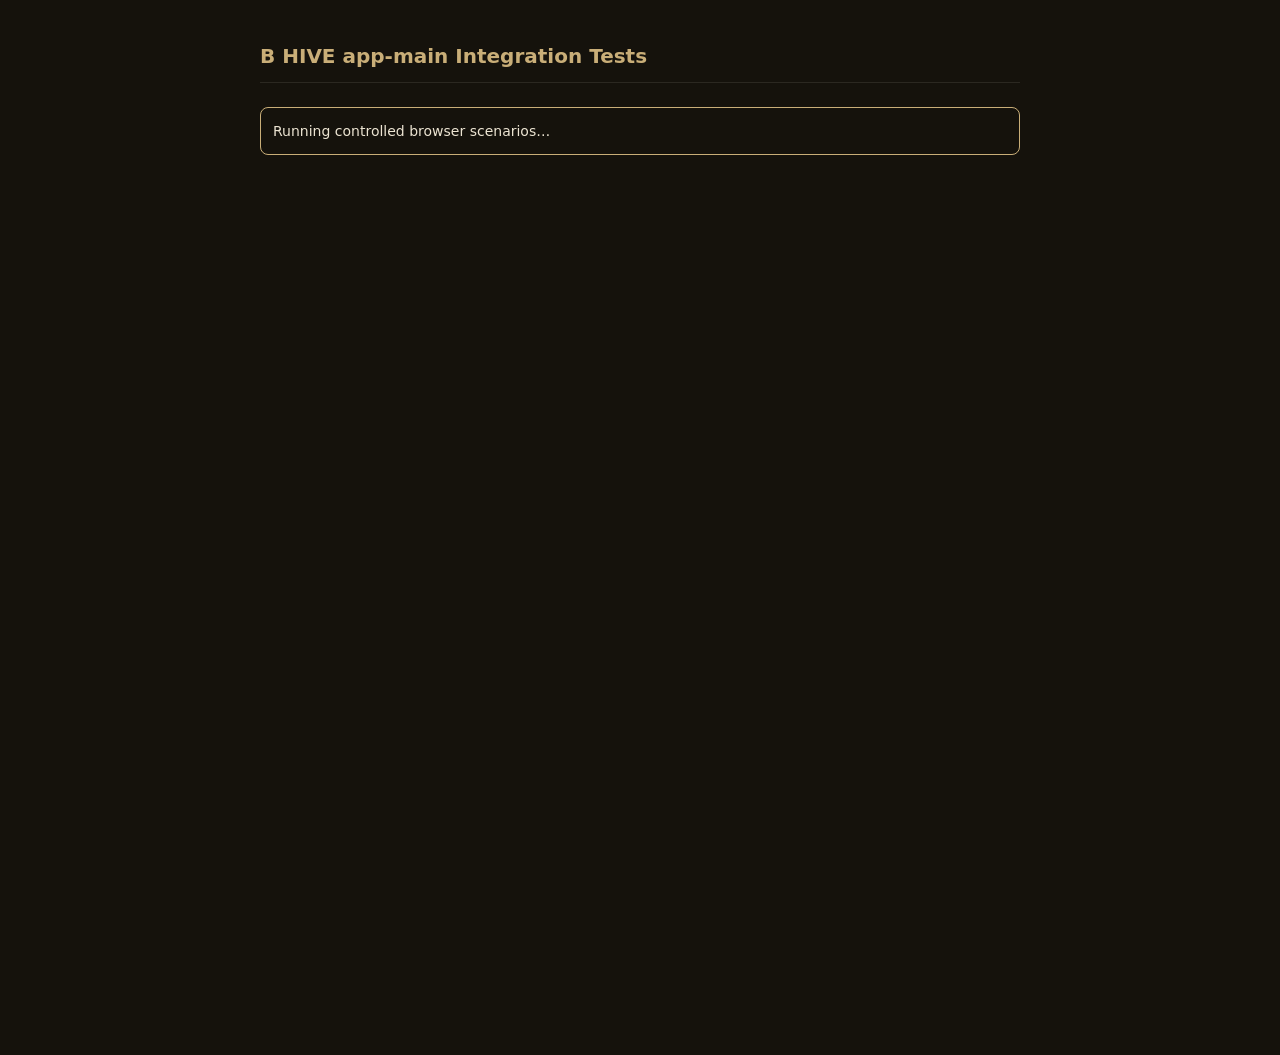
<file: tests/test-app-main.html>
<!DOCTYPE html>
<html lang="en">
<head>
<meta charset="utf-8">
<title>B HIVE — app-main Integration Tests</title>
<style>
  body { background:#15120c; color:#ece4d2; font:14px/1.6 system-ui,sans-serif; max-width:760px; margin:40px auto; padding:0 20px; }
  h1 { color:#c9ae78; font-size:20px; border-bottom:1px solid rgba(237,228,210,.1); padding-bottom:10px; }
  .test { padding:6px 10px; margin:3px 0; border-radius:4px; font:12px/1.5 ui-monospace,monospace; }
  .pass { background:rgba(148,160,109,.15); color:#a3b07f; }
  .fail { background:rgba(207,140,84,.2); color:#cf8c54; }
  .summary { margin-top:24px; padding:12px; border:1px solid #c9ae78; border-radius:8px; }
  iframe { position:absolute; width:1px; height:1px; border:0; clip:rect(0 0 0 0); }
</style>
</head>
<body>
<h1>B HIVE app-main Integration Tests</h1>
<div id="results"></div>
<div id="summary" class="summary">Running controlled browser scenarios…</div>
<script>
(function () {
  'use strict';
  var results = document.getElementById('results');
  var summary = document.getElementById('summary');
  var passed = 0, failed = 0, uncaught = [];
  var scenarios = [
    'fresh','fresh-wide','health-select','people-select','resume-selected',
    'progress','mission-ready','mission-active','mission-active-wide','accept-save-failure',
    'save-failure','answer-save-failure','genuine-completion','completion-reload',
    'completion-save-failure','completion-no-reveal','completion-stale',
    'completion-malformed','completion-domain-failure','completion-throw',
    'completion-rerender','completion-invalid-worker','completion-invalid-learning',
    'completion-invalid-completion','completion-already-result','completion-presentation-throw',
    'completion-presentation-dispose',
    'comb-awakened','comb-awakened-small','comb-awakened-wide','comb-no-unlock','comb-skip','comb-skip-impact','comb-skip-build',
    'comb-background','comb-watchdog','comb-animationcancel','comb-pagehide','comb-render-failure','comb-reduced',
    'comb-enter',
    'completion-private-copy','normal-experiment','completed','completed-elder','completed-zero',
    'legacy-auto','evolve','widest',
    'locked','migration'
  ];
  var reports = {};
  var activeFrame = null, activeScenario = '', scenarioTimer = 0, nextScenario = 0;

  window.addEventListener('error', function (event) { uncaught.push(event.message); });
  window.addEventListener('unhandledrejection', function (event) { uncaught.push(String(event.reason)); });

  function test(name, ok, detail) {
    var row = document.createElement('div');
    row.className = 'test ' + (ok ? 'pass' : 'fail');
    row.textContent = (ok ? '✓ ' : '✗ ') + name + (ok || !detail ? '' : ' — ' + detail);
    results.appendChild(row);
    if (ok) passed++; else failed++;
  }

  function runScenario(index) {
    if (index >= scenarios.length) return finish();
    var frame = document.createElement('iframe');
    activeScenario = scenarios[index];
    activeFrame = frame;
    nextScenario = index + 1;
    var wideScenario=activeScenario === 'widest' || activeScenario === 'fresh-wide' ||
      activeScenario === 'mission-active-wide' || activeScenario === 'comb-awakened-wide';
    var smallScenario=activeScenario === 'comb-awakened-small';
    frame.style.width = wideScenario?'1600px':(smallScenario?'320px':'390px');
    frame.style.height = wideScenario?'900px':(smallScenario?'568px':'844px');
    frame.src = 'app-main-harness.html?scenario=' + activeScenario + '&run=' + Date.now();
    frame.title = 'controlled ' + activeScenario + ' scenario';
    document.body.appendChild(frame);
    scenarioTimer = window.setTimeout(function () {
      completeScenario({
        scenario: activeScenario,
        errors: ['Scenario timed out before returning a valid result'],
        cellCount: 0,
        stateCount: 0
      });
    }, 3000);
  }

  function completeScenario(report) {
    window.clearTimeout(scenarioTimer);
    scenarioTimer = 0;
    reports[activeScenario] = report;
    if (activeFrame && activeFrame.parentNode) activeFrame.parentNode.removeChild(activeFrame);
    activeFrame = null;
    activeScenario = '';
    runScenario(nextScenario);
  }

  window.addEventListener('message', function (event) {
    if (event.origin !== location.origin || !event.data || event.data.type !== 'bhive-app-main-result') return;
    var report = event.data.result;
    if (!activeFrame || !report || report.scenario !== activeScenario || !Array.isArray(report.errors)) return;
    completeScenario(report);
  });

  function finish() {
    var fresh = reports.fresh, freshWide = reports['fresh-wide'],
      healthSelect = reports['health-select'], peopleSelect = reports['people-select'],
      resumeSelected = reports['resume-selected'], progress = reports.progress,
      missionReady = reports['mission-ready'], missionActive = reports['mission-active'],
      missionActiveWide = reports['mission-active-wide'],
      acceptSaveFailure = reports['accept-save-failure'], saveFailure = reports['save-failure'],
      answerSaveFailure = reports['answer-save-failure'],
      genuineCompletion = reports['genuine-completion'],
      completionReload = reports['completion-reload'],
      completionSaveFailure = reports['completion-save-failure'],
      completionNoReveal = reports['completion-no-reveal'],
      completionStale = reports['completion-stale'],
      completionMalformed = reports['completion-malformed'],
      completionDomainFailure = reports['completion-domain-failure'],
      completionThrow = reports['completion-throw'],
      completionRerender = reports['completion-rerender'],
      completionInvalidWorker = reports['completion-invalid-worker'],
      completionInvalidLearning = reports['completion-invalid-learning'],
      completionInvalidCompletion = reports['completion-invalid-completion'],
      completionAlreadyResult = reports['completion-already-result'],
      completionPresentationThrow = reports['completion-presentation-throw'],
      completionPresentationDispose = reports['completion-presentation-dispose'],
      combAwakened = reports['comb-awakened'],
      combAwakenedSmall = reports['comb-awakened-small'],
      combAwakenedWide = reports['comb-awakened-wide'],
      combNoUnlock = reports['comb-no-unlock'],
      combSkip = reports['comb-skip'], combSkipImpact = reports['comb-skip-impact'],
      combSkipBuild = reports['comb-skip-build'], combBackground = reports['comb-background'],
      combWatchdog = reports['comb-watchdog'],
      combAnimationCancel = reports['comb-animationcancel'],
      combPagehide = reports['comb-pagehide'],
      combRenderFailure = reports['comb-render-failure'], combReduced = reports['comb-reduced'],
      combEnter = reports['comb-enter'],
      completionPrivateCopy = reports['completion-private-copy'],
      normalExperiment = reports['normal-experiment'],
      completed = reports.completed, completedElder = reports['completed-elder'],
      completedZero = reports['completed-zero'],
      legacyAuto = reports['legacy-auto'],
      evolve = reports.evolve, widest = reports.widest, locked = reports.locked,
      migration = reports.migration;
    var allReports=scenarios.map(function(scenario){return reports[scenario];});
    var ca=combAwakened.firstFlightComb,cas=combAwakenedSmall.firstFlightComb;
    var caw=combAwakenedWide.firstFlightComb;
    var cn=combNoUnlock.firstFlightComb,cs=combSkip.firstFlightComb;
    var csi=combSkipImpact.firstFlightComb,csb=combSkipBuild.firstFlightComb;
    var cb=combBackground.firstFlightComb,cw=combWatchdog.firstFlightComb;
    var cac=combAnimationCancel.firstFlightComb,crf=combRenderFailure.firstFlightComb;
    var cph=combPagehide.firstFlightComb;
    var crm=combReduced.firstFlightComb,ce=combEnter.firstFlightComb;
    function combMilestone(comb,phase){
      return comb.milestones.filter(function(milestone){return milestone.phase===phase;})[0]||{};
    }
    function heldCombScene(comb){
      return comb.overlayCount===1&&comb.summaryCount===0&&comb.allSummaryCount===1&&
        comb.scenePhase==='settled'&&comb.sceneSettled&&comb.headingFocused&&
        comb.focusAfterFinalize&&comb.summaryRole==='dialog'&&
        comb.summaryAriaModal==='true'&&comb.summaryLabelledBy==='ff-reward-title'&&
        comb.titleTabIndex===-1&&
        comb.liveText==='First Flight complete. Two learnings kept.'&&
        comb.liveRole==='status'&&comb.livePoliteness==='polite'&&comb.enterPresent&&
        comb.registerSummary&&comb.finalPreviewAriaHidden===null&&!comb.finalPreviewInert&&
        comb.finalPreviewPointerEvents==='auto'&&comb.finalSkipHidden&&
        comb.activeMotionCount===0&&comb.perpetualMotionCount===0&&comb.focusContained&&
        comb.overlayActive&&comb.finalPageScrollLocked;
    }
    function heldCombFacts(comb){
      return {
        overlay:comb.overlayCount,directSummary:comb.summaryCount,allSummary:comb.allSummaryCount,
        phase:comb.scenePhase,settled:comb.sceneSettled,heading:comb.headingFocused,
        focus:comb.focusAfterFinalize,focusContained:comb.focusContained,
        role:comb.summaryRole,modal:comb.summaryAriaModal,label:comb.summaryLabelledBy,
        tabIndex:comb.titleTabIndex,live:comb.liveText,liveRole:comb.liveRole,
        politeness:comb.livePoliteness,enter:comb.enterPresent,register:comb.registerSummary,
        ariaHidden:comb.finalPreviewAriaHidden,inert:comb.finalPreviewInert,
        pointer:comb.finalPreviewPointerEvents,skipHidden:comb.finalSkipHidden,
        motion:comb.activeMotionCount,maxMotion:comb.maxActiveMotionDuration,
        perpetual:comb.perpetualMotionCount,active:comb.overlayActive,locked:comb.finalPageScrollLocked
      };
    }
    var caFlight=combMilestone(ca,'impact'),caSupply=combMilestone(ca,'supply');
    var caConstruct=combMilestone(ca,'construct'),caLock=combMilestone(ca,'lock');
    var caMemory=combMilestone(ca,'memory-one'),caCrest=combMilestone(ca,'crest');
    test('app-main loads without an uncaught JavaScript error',
      uncaught.length === 0 && allReports.every(function(report){return report.errors.length===0;}),
      uncaught.concat.apply(uncaught,allReports.map(function(report){return report.errors;})).join('; '));
    test('deterministic state contains all 14 cells',
      allReports.every(function(report){return report.stateCount===14;}));
    test('a genuinely fresh load becomes First Flight eligible in memory',
      fresh.firstFlightStartup && fresh.firstFlightStartup.status === 'available' &&
        freshWide.firstFlightStartup && freshWide.firstFlightStartup.status === 'available');
    test('fresh startup records exactly one canonical availability event',
      fresh.firstFlightStartup.canonicalAvailability &&
        fresh.firstFlightStartup.availabilityCount === 1 &&
        freshWide.firstFlightStartup.canonicalAvailability &&
        freshWide.firstFlightStartup.availabilityCount === 1);
    test('availability alone does not persist a new blank Hive',
      fresh.firstFlightStartup.noStartupSave && freshWide.firstFlightStartup.noStartupSave);
    test('fresh startup provisions exactly the canonical six questions without saving',
      [fresh,freshWide,genuineCompletion].every(function(report){
        return report.firstFlightStartup.canonicalFoundationQuestions&&
          report.firstFlightStartup.noFoundationSeedQuestions&&
          report.firstFlightStartup.startupSaveCalls===0&&
          report.firstFlightStartup.noStartupSave;
      }));
    test('fresh foundation cells start with empty swarms and no rendered cell workers',
      fresh.firstFlightStartup.foundationSwarmsEmpty &&
        fresh.firstFlightStartup.cellWorkerCount === 0 &&
        freshWide.firstFlightStartup.foundationSwarmsEmpty &&
        freshWide.firstFlightStartup.cellWorkerCount === 0);
    test('fresh startup leaves the five-bee Queen retinue unchanged',
      fresh.firstFlightStartup.queenRetinueCount === 5 &&
        freshWide.firstFlightStartup.queenRetinueCount === 5);
    test('stored legacy users remain exempt from First Flight availability',
      [evolve,widest,locked,migration].every(function(report){
        return report.firstFlightStartup && report.firstFlightStartup.status === null &&
          report.firstFlightStartup.availabilityCount === 0;
      }));
    test('stored First Flight and legacy swarms are preserved rather than cleared or reseeded',
      progress.firstFlightStartup.foundationSwarmsPreserved &&
        completed.firstFlightStartup.foundationSwarmsPreserved &&
        widest.firstFlightStartup.foundationSwarmsPreserved && widest.legacyLoaded &&
        migration.migrationVisibility && migration.migrationVisibility.dataPreserved);
    test('an incomplete First Flight resumes with its exact events and derived state',
      progress.firstFlightStartup.status === 'first_answer_recorded' &&
        progress.firstFlightStartup.cellKey === 'lw' &&
        progress.firstFlightStartup.answers.join('|') === 'Finishing the beta matters most' &&
        progress.firstFlightStartup.availabilityCount === 1 &&
        progress.firstFlightStartup.storedEventsPreserved);
    test('resumable incomplete states reconcile canonical questions in memory without data loss or save',
      [resumeSelected,progress,missionReady,missionActive,missionActiveWide,
        acceptSaveFailure,completionSaveFailure,completionNoReveal,completionStale,
        completionMalformed,completionDomainFailure,completionThrow,completionRerender,
        completionInvalidWorker,completionInvalidLearning,completionInvalidCompletion,
        completionAlreadyResult,completionPresentationThrow,completionPresentationDispose,
        completionPrivateCopy]
        .every(function(report){
        return report.firstFlightStartup.canonicalFoundationQuestions&&
          report.firstFlightStartup.noFoundationSeedQuestions&&
          report.firstFlightStartup.resumableQuestionPreserved&&
          report.firstFlightStartup.storedHiveUnchanged&&
          report.firstFlightStartup.startupSaveCalls===0;
      }));
    test('a completed First Flight remains completed and receives no duplicate availability',
      completed.firstFlightStartup.status === 'mission_completed' &&
        completed.firstFlightStartup.completedEventId === 'evt_first_flight_v1_completed_lw' &&
        completed.firstFlightStartup.availabilityCount === 1 &&
        completed.firstFlightStartup.storedEventsPreserved);
    test('legacy and completed startup snapshots remain byte-for-byte unchanged',
      completed.firstFlightStartup.storedHiveUnchanged&&
        legacyAuto.firstFlightStartup.storedHiveUnchanged&&
        widest.firstFlightStartup.storedHiveUnchanged);
    test('fresh availability is idempotent under a repeated startup event attempt',
      fresh.firstFlightStartup.duplicateRejected &&
        fresh.firstFlightStartup.availabilityCount === 1 &&
        freshWide.firstFlightStartup.duplicateRejected &&
        freshWide.firstFlightStartup.availabilityCount === 1);
    test('fresh startup keeps only the foundation reveal trail with Core and all foundations visible',
      fresh.cellCount === 3 && fresh.firstFlightStartup.exactFoundationUnlocks &&
        fresh.firstFlightStartup.foundationVisible && fresh.firstFlightStartup.coreVisible &&
        freshWide.cellCount === 3 && freshWide.firstFlightStartup.exactFoundationUnlocks &&
        freshWide.firstFlightStartup.foundationVisible && freshWide.firstFlightStartup.coreVisible);
    test('eligible fresh users see the exact Queen opening and exactly three foundation choices',
      fresh.firstFlightStartup.interfacePresent && fresh.firstFlightFlow &&
        fresh.firstFlightFlow.opening === 'What needs your attention most right now?' &&
        fresh.firstFlightFlow.choices.join('|') === 'Life & Work|Health|People' &&
        freshWide.firstFlightStartup.interfacePresent);
    test('legacy and completed users do not see First Flight questions',
      completed.firstFlightStartup.interfaceInactive &&
        legacyAuto.firstFlightStartup.interfaceInactive &&
        [evolve,widest,locked,migration].every(function(report){
          return report.firstFlightStartup.interfaceInactive;
        }));
    test('Complete First Mission exists only for authoritative mission_active states',
      [fresh,resumeSelected,progress,missionReady,genuineCompletion,normalExperiment,
        completed,legacyAuto,evolve,widest,locked,migration]
        .every(function(report){
          return report.firstFlightStartup.completionControlCount===0;
        })&&
        [missionActive,missionActiveWide,completionSaveFailure,completionNoReveal,
          completionStale,completionMalformed,completionDomainFailure,completionThrow,
          completionRerender]
          .every(function(report){
            return report.firstFlightStartup.completionControlCount===1;
          }));
    test('cell selection creates one canonical event, saves once and focuses question one',
      fresh.firstFlightFlow.selectionState === 'cell_selected' &&
        fresh.firstFlightFlow.selectionEventCount === 1 &&
        fresh.firstFlightFlow.selectionEventCanonical &&
        fresh.firstFlightFlow.selectionSaved &&
        fresh.firstFlightFlow.questionOneFocused);
    test('every foundation choice renders its exact approved first question',
      fresh.firstFlightFlow.questionOne ===
        'What feels most important in your work or direction right now?' &&
        healthSelect.firstFlightFlow.cellKey === 'health' &&
        healthSelect.firstFlightFlow.questionOne ===
          'How are your body and energy feeling right now?' &&
        healthSelect.firstFlightFlow.selectionEventCount === 1 &&
        healthSelect.firstFlightFlow.saveCalls === 1 &&
        peopleSelect.firstFlightFlow.cellKey === 'people' &&
        peopleSelect.firstFlightFlow.questionOne ===
          'Which relationship or connection needs your attention most right now?' &&
        peopleSelect.firstFlightFlow.selectionEventCount === 1);
    test('question two appears only after answer one and uses the approved cell copy',
      fresh.firstFlightFlow.questionTwo ===
        'What is one small step you can take toward it today?' &&
        fresh.firstFlightFlow.questionTwoFocused &&
        peopleSelect.firstFlightFlow.questionTwo ===
          'What is one small, respectful step you can take today?' &&
        peopleSelect.firstFlightFlow.answerEventCount === 1 &&
        peopleSelect.firstFlightFlow.saveCalls === 2);
    test('answers are normalized, persisted once each and rapid repeat submissions stay idempotent',
      fresh.firstFlightFlow.firstAnswer === 'Finish the first flight interface' &&
        fresh.firstFlightFlow.firstAnswerSaved &&
        fresh.firstFlightFlow.answerEventCount === 2 &&
        fresh.firstFlightFlow.saveCalls === 3);
    test('blank and over-280-character answers are rejected without saving or advancing',
      fresh.firstFlightFlow.blankRejected && fresh.firstFlightFlow.longRejected);
    test('mission_ready shows the deterministic mission with exactly one Begin action',
      fresh.firstFlightFlow.readyState === 'mission_ready' &&
        fresh.firstFlightFlow.readySaved &&
        fresh.firstFlightFlow.missionTitle === 'Make the first move' &&
        fresh.firstFlightFlow.missionAction === 'Write one focused test' &&
        fresh.firstFlightFlow.readyBeginOnly &&
        fresh.firstFlightFlow.readyFocused);
    test('staged answers create no learning, experiment, strategy or completion effects',
      fresh.firstFlightFlow.protectedStateUnchanged &&
        fresh.firstFlightFlow.noLearningEvents &&
        fresh.firstFlightFlow.noAcceptedEvents &&
        fresh.firstFlightFlow.noCompletedEvents &&
        fresh.firstFlightFlow.zeroStrategyEvidence &&
        fresh.firstFlightFlow.completionOperationCalls === 0);
    test('save failure rolls back live state, stays recoverable and creates no snapshot',
      saveFailure.firstFlightFlow.status === 'available' &&
        saveFailure.firstFlightFlow.selectionEventCount === 0 &&
        saveFailure.firstFlightFlow.saveCalls === 1 &&
        saveFailure.firstFlightFlow.storageAbsent &&
        saveFailure.firstFlightFlow.protectedStateUnchanged &&
        saveFailure.firstFlightFlow.openingStillVisible &&
        saveFailure.firstFlightFlow.recoverableError &&
        saveFailure.firstFlightFlow.focusReturned);
    test('answer save failure restores question one, its text and the last persisted selection',
      answerSaveFailure.firstFlightFlow.status === 'cell_selected' &&
        answerSaveFailure.firstFlightFlow.selectionEventCount === 1 &&
        answerSaveFailure.firstFlightFlow.answerEventCount === 0 &&
        answerSaveFailure.firstFlightFlow.saveCalls === 2 &&
        answerSaveFailure.firstFlightFlow.savedStatus === 'cell_selected' &&
        answerSaveFailure.firstFlightFlow.protectedStateUnchanged &&
        answerSaveFailure.firstFlightFlow.answerRestored &&
        answerSaveFailure.firstFlightFlow.recoverableError &&
        answerSaveFailure.firstFlightFlow.focusReturned);
    test('reload after selection resumes at question one without a startup save',
      resumeSelected.firstFlightFlow.status === 'cell_selected' &&
        resumeSelected.firstFlightFlow.question ===
          'What feels most important in your work or direction right now?' &&
        resumeSelected.firstFlightFlow.eventsPreserved &&
        resumeSelected.firstFlightFlow.startupSaveCalls === 0);
    test('reload after answer one resumes at question two without a startup save',
      progress.firstFlightFlow.status === 'first_answer_recorded' &&
        progress.firstFlightFlow.question ===
          'What is one small step you can take toward it today?' &&
        progress.firstFlightFlow.eventsPreserved &&
        progress.firstFlightFlow.startupSaveCalls === 0);
    test('reload after answer two exposes only the matching deterministic Begin action',
      missionReady.firstFlightFlow.initialStatus === 'mission_ready' &&
        missionReady.firstFlightFlow.readyTitle === 'Make the first move' &&
        missionReady.firstFlightFlow.readyAction === 'Complete one focused beta task' &&
        missionReady.firstFlightFlow.beginCount === 1 &&
        missionReady.firstFlightFlow.beginText === 'Begin First Mission' &&
        missionReady.firstFlightFlow.readyControlCount === 1);
    test('beginning the mission records one canonical acceptance, saves once and is idempotent',
      missionReady.firstFlightFlow.activeStatus === 'mission_active' &&
        missionReady.firstFlightFlow.activeSaved &&
        missionReady.firstFlightFlow.acceptedEventCount === 1 &&
        missionReady.firstFlightFlow.canonicalAcceptance &&
        missionReady.firstFlightFlow.saveCalls === 1);
    test('mission_active presents the exact mission with only Complete First Mission',
      missionReady.firstFlightFlow.activeHeading === 'Your First Mission is active.' &&
        missionReady.firstFlightFlow.activeTitle === 'Make the first move' &&
        missionReady.firstFlightFlow.activeAction === 'Complete one focused beta task' &&
        missionReady.firstFlightFlow.activeInProgress === 'In progress' &&
        missionReady.firstFlightFlow.activeCompletionOnly &&
        missionReady.firstFlightFlow.activeFocused &&
        missionReady.firstFlightFlow.interfaceCount === 1);
    test('mission acceptance has no learning, completion, evidence, bee, unlock or reward effects',
      missionReady.firstFlightFlow.protectedStateUnchanged &&
        missionReady.firstFlightFlow.answerEventsUnchanged &&
        missionReady.firstFlightFlow.noLearningEvents &&
        missionReady.firstFlightFlow.addLearningCalls === 0 &&
        missionReady.firstFlightFlow.unlockCalls === 0 &&
        missionReady.firstFlightFlow.noCompletedEvents &&
        missionReady.firstFlightFlow.zeroStrategyEvidence &&
        missionReady.firstFlightFlow.completionOperationCalls === 0);
    test('acceptance save failure restores live and persisted mission_ready state for a safe retry',
      acceptSaveFailure.firstFlightFlow.failedStatus === 'mission_ready' &&
        acceptSaveFailure.firstFlightFlow.failedSavedStatus === 'mission_ready' &&
        acceptSaveFailure.firstFlightFlow.failedAcceptedEventCount === 0 &&
        acceptSaveFailure.firstFlightFlow.failureEventsRestored &&
        acceptSaveFailure.firstFlightFlow.failureStoredRestored &&
        acceptSaveFailure.firstFlightFlow.failureError &&
        acceptSaveFailure.firstFlightFlow.failureLiveRegion &&
        acceptSaveFailure.firstFlightFlow.failureFocus);
    test('retry after acceptance save failure creates one canonical active mission and no side effects',
      acceptSaveFailure.firstFlightFlow.retryStatus === 'mission_active' &&
        acceptSaveFailure.firstFlightFlow.retrySaved &&
        acceptSaveFailure.firstFlightFlow.retryAcceptedEventCount === 1 &&
        acceptSaveFailure.firstFlightFlow.retryCanonical &&
        acceptSaveFailure.firstFlightFlow.saveCalls === 2 &&
        acceptSaveFailure.firstFlightFlow.protectedStateUnchanged &&
        acceptSaveFailure.firstFlightFlow.answerEventsUnchanged &&
        acceptSaveFailure.firstFlightFlow.noLearningEvents &&
        acceptSaveFailure.firstFlightFlow.addLearningCalls === 0 &&
        acceptSaveFailure.firstFlightFlow.unlockCalls === 0 &&
        acceptSaveFailure.firstFlightFlow.noCompletedEvents &&
        acceptSaveFailure.firstFlightFlow.completionOperationCalls === 0 &&
        acceptSaveFailure.firstFlightFlow.retryFocused);
    test('reload resumes the accepted mission without duplication or startup persistence',
      [missionActive,missionActiveWide].every(function(report){
        return report.firstFlightFlow.status === 'mission_active' &&
          report.firstFlightFlow.acceptedEventId === 'evt_harness_first_flight_accepted' &&
          report.firstFlightFlow.acceptedEventCount === 1 &&
          report.firstFlightFlow.heading === 'Your First Mission is active.' &&
          report.firstFlightFlow.title === 'Make the first move' &&
          report.firstFlightFlow.action === 'Complete one focused beta task' &&
          report.firstFlightFlow.inProgress === 'In progress' &&
          report.firstFlightFlow.completionOnly && report.firstFlightFlow.completionFocusable &&
          report.firstFlightFlow.interfaceCount === 1 &&
          report.firstFlightFlow.eventsPreserved && report.firstFlightFlow.startupSaveCalls === 0 &&
          report.firstFlightFlow.completionOperationCalls === 0 &&
          report.firstFlightFlow.addLearningCalls === 0 &&
          report.firstFlightFlow.unlockCalls === 0;
      }));
    test('the genuine production UI reaches mission_active and invokes the domain operation once',
      genuineCompletion.firstFlightFlow.startupAvailable&&
        genuineCompletion.firstFlightFlow.selectionSavedCanonical&&
        genuineCompletion.firstFlightFlow.readyStatus==='mission_ready'&&
        genuineCompletion.firstFlightFlow.activeStatus==='mission_active'&&
        genuineCompletion.firstFlightFlow.completionButtonCount===1&&
        genuineCompletion.firstFlightFlow.completionButtonText==='Complete First Mission'&&
        genuineCompletion.firstFlightFlow.completionButtonType==='button'&&
        genuineCompletion.firstFlightFlow.completionButtonFocused&&
        genuineCompletion.firstFlightFlow.completionOk&&
        genuineCompletion.firstFlightFlow.completionCalls===1&&
        genuineCompletion.firstFlightFlow.requestCanonical&&
        genuineCompletion.firstFlightFlow.reentrantActivationBlocked&&
        genuineCompletion.firstFlightFlow.completedStatus==='mission_completed'&&
        genuineCompletion.firstFlightFlow.persistedCompleted);
    test('genuine completion promotes exactly two answers and consumes only the selected canonical pair',
      genuineCompletion.firstFlightFlow.exactLearnings&&
        genuineCompletion.firstFlightFlow.selectedQuestionsConsumed&&
        genuineCompletion.firstFlightFlow.otherQuestionsUnchanged);
    test('genuine completion adds only the selected age-3 worker and keeps quiet swarms empty',
      genuineCompletion.firstFlightFlow.selectedWorkerOnly&&
        genuineCompletion.firstFlightFlow.unselectedFoundationsEmpty&&
        genuineCompletion.firstFlightFlow.revealedSeedWasAppOwned&&
        genuineCompletion.firstFlightFlow.revealedEmpty&&
        genuineCompletion.firstFlightFlow.otherSwarmsUnchanged&&
        genuineCompletion.firstFlightFlow.queenRetinueUnchanged&&
        genuineCompletion.firstFlightFlow.globalSeedCalls===0);
    test('genuine completion makes one quiet unlock attempt and at most one approved reveal',
      genuineCompletion.firstFlightFlow.unlockCalls===1&&
        genuineCompletion.firstFlightFlow.quietUnlockRequest&&
        genuineCompletion.firstFlightFlow.singleReveal);
    test('genuine completion persists once with neutral outcome and no evidence or reward',
      genuineCompletion.firstFlightFlow.deliberateSaveCallsBeforeCompletion===4&&
        genuineCompletion.firstFlightFlow.completionSaveCalls===1&&
        genuineCompletion.firstFlightFlow.domainOwnedSaveCalls===1&&
        genuineCompletion.firstFlightFlow.uiSaveCalls===0&&
        genuineCompletion.firstFlightFlow.neutralCompletion&&
        genuineCompletion.firstFlightFlow.zeroStrategyEvidence&&
        genuineCompletion.firstFlightFlow.noNormalLearningCalls&&
        genuineCompletion.firstFlightFlow.noAdditionalReward&&
        genuineCompletion.firstFlightFlow.savedMatchesLive);
    test('successful completion removes First Flight and announces the normal Hive return',
      genuineCompletion.firstFlightFlow.interfaceRemoved&&
        genuineCompletion.firstFlightFlow.normalPresentation&&
        genuineCompletion.firstFlightFlow.successAnnouncement&&
        genuineCompletion.firstFlightFlow.onboardingUnchanged);
    test('fresh completion mounts exactly one truthful player-controlled reward summary under reentry',
      genuineCompletion.firstFlightFlow.rewardSummaryOnce&&
        genuineCompletion.firstFlightFlow.rewardSemantics&&
        genuineCompletion.firstFlightFlow.truthfulRewardCards&&
        genuineCompletion.firstFlightFlow.completionCalls===1);
    test('the reward summary names the genuine unlock and the Hive keeps one authoritative Worker marker',
      genuineCompletion.firstFlightFlow.realUnlockCard&&
        genuineCompletion.firstFlightFlow.selectedMarker);
    test('ENTER THE HIVE dismisses from keyboard focus without another completion, save or mutation',
      genuineCompletion.firstFlightFlow.enterDismissed);
    test('a stale rendered mission is blocked, rerendered from authority and safely retried',
      completionStale.firstFlightFlow.initialStatus==='mission_active'&&
        completionStale.firstFlightFlow.authoritativeStatus==='mission_active'&&
        completionStale.firstFlightFlow.displayedActionChanged&&
        completionStale.firstFlightFlow.staleActivationBlocked&&
        completionStale.firstFlightFlow.zeroCallsBeforeRetry&&
        completionStale.firstFlightFlow.freshButton&&
        completionStale.firstFlightFlow.freshFocus&&
        completionStale.firstFlightFlow.changedAnnouncement&&
        completionStale.firstFlightFlow.staleRewardDisposed&&
        completionStale.firstFlightFlow.freshRewardAfterRetry&&
        completionStale.firstFlightFlow.retryCompleted&&
        completionStale.firstFlightFlow.completionCalls===1&&
        completionStale.firstFlightFlow.domainSaveCalls===1&&
        completionStale.firstFlightFlow.uiSaveCalls===0&&
        completionStale.firstFlightFlow.controlsRemoved);
    test('a malformed authoritative mission fails closed without calls, saves or effects',
      completionMalformed.firstFlightFlow.derivedStatus==='mission_ready'&&
        completionMalformed.firstFlightFlow.completionCalls===0&&
        completionMalformed.firstFlightFlow.saveCalls===0&&
        completionMalformed.firstFlightFlow.statePreserved&&
        completionMalformed.firstFlightFlow.storedBytesPreserved&&
        completionMalformed.firstFlightFlow.noCompletionEffects&&
        completionMalformed.firstFlightFlow.rewardSuppressed&&
        completionMalformed.firstFlightFlow.completionControlAbsent&&
        completionMalformed.firstFlightFlow.changedAnnouncement);
    test('non-save domain rejection and thrown completion both roll back and permit one retry',
      [completionDomainFailure,completionThrow].every(function(report){
        return report.firstFlightFlow.initialStatus==='mission_active'&&
          report.firstFlightFlow.failedStatus==='mission_active'&&
          report.firstFlightFlow.failedSnapshotRestored&&
          report.firstFlightFlow.failedStoredBytesRestored&&
          report.firstFlightFlow.failedControlRestored&&
          report.firstFlightFlow.failedFocus&&
          report.firstFlightFlow.failedAnnouncement&&
          report.firstFlightFlow.busyObserved&&
          report.firstFlightFlow.failedRewardAbsent&&
          report.firstFlightFlow.retryRewardOnce&&
          report.firstFlightFlow.retryCompleted&&
          report.firstFlightFlow.operationCalls===2&&
          report.firstFlightFlow.domainSaveCalls===1&&
          report.firstFlightFlow.uiSaveCalls===0&&
          report.firstFlightFlow.exactEffectsOnce&&
          report.firstFlightFlow.controlsRemoved;
      }));
    test('domain rejection and thrown failure remain distinct controlled scenarios',
      completionDomainFailure.firstFlightFlow.failureKind==='domain'&&
        completionThrow.firstFlightFlow.failureKind==='throw');
    test('repeated Today rerenders keep one surface and one completion handler',
      completionRerender.firstFlightFlow.rerenders===5&&
        completionRerender.firstFlightFlow.rerenderUiSaveCalls===5&&
        completionRerender.firstFlightFlow.exactlyOneSurfaceEach&&
        completionRerender.firstFlightFlow.completionCalls===1&&
        completionRerender.firstFlightFlow.domainSaveCalls===1&&
        completionRerender.firstFlightFlow.uiSaveCallsDuringCompletion===0&&
        completionRerender.firstFlightFlow.completedStatus==='mission_completed'&&
        completionRerender.firstFlightFlow.handlersDidNotAccumulate&&
        completionRerender.firstFlightFlow.rewardSummaryOnce&&
        completionRerender.firstFlightFlow.rewardDismissNoMutation&&
        completionRerender.firstFlightFlow.controlsRemoved);
    test('completion save failure rolls back live and stored state and restores an accessible retry',
      completionSaveFailure.firstFlightFlow.initialStatus==='mission_active'&&
        completionSaveFailure.firstFlightFlow.failedResult&&
        completionSaveFailure.firstFlightFlow.failedStatus==='mission_active'&&
        completionSaveFailure.firstFlightFlow.failedSnapshotRestored&&
        completionSaveFailure.firstFlightFlow.failedStoredBytesRestored&&
        completionSaveFailure.firstFlightFlow.failedControlRestored&&
        completionSaveFailure.firstFlightFlow.failedFocus&&
        completionSaveFailure.firstFlightFlow.failedAnnouncement&&
        completionSaveFailure.firstFlightFlow.busyObserved&&
        completionSaveFailure.firstFlightFlow.failedRewardAbsent);
    test('retry after completion save failure succeeds once without UI persistence or residual effects',
      completionSaveFailure.firstFlightFlow.retryOk&&
        completionSaveFailure.firstFlightFlow.retryStatus==='mission_completed'&&
        completionSaveFailure.firstFlightFlow.operationCalls===2&&
        completionSaveFailure.firstFlightFlow.domainSaveAttempts===2&&
        completionSaveFailure.firstFlightFlow.uiSaveCalls===0&&
        completionSaveFailure.firstFlightFlow.totalSaveAttempts===2&&
        completionSaveFailure.firstFlightFlow.exactEffectsOnce&&
        completionSaveFailure.firstFlightFlow.canonicalQuestionsConsumed&&
        completionSaveFailure.firstFlightFlow.quietAttemptPerOperation&&
        completionSaveFailure.firstFlightFlow.globalSeedCalls===0&&
        completionSaveFailure.firstFlightFlow.zeroStrategyEvidence&&
        completionSaveFailure.firstFlightFlow.interfaceRemoved&&
        completionSaveFailure.firstFlightFlow.retryRewardOnce&&
        completionSaveFailure.firstFlightFlow.successAnnouncement);
    test('all-unlocked completion accepts unlockedKey null through the real UI action',
      completionNoReveal.firstFlightFlow.initialStatus==='mission_active'&&
        completionNoReveal.firstFlightFlow.completedStatus==='mission_completed'&&
        completionNoReveal.firstFlightFlow.completionOk&&
        completionNoReveal.firstFlightFlow.unlockedKeyNull&&
        completionNoReveal.firstFlightFlow.unlocksUnchanged&&
        completionNoReveal.firstFlightFlow.completionCalls===1&&
        completionNoReveal.firstFlightFlow.domainSaveCalls===1&&
        completionNoReveal.firstFlightFlow.uiSaveCalls===0&&
        completionNoReveal.firstFlightFlow.quietUnlockCalls===1&&
        completionNoReveal.firstFlightFlow.quietUnlockRequest&&
        completionNoReveal.firstFlightFlow.globalSeedCalls===0&&
        completionNoReveal.firstFlightFlow.allCellsStillVisible&&
        completionNoReveal.firstFlightFlow.rewardWithoutUnlock&&
        completionNoReveal.firstFlightFlow.selectedMarker&&
        completionNoReveal.firstFlightFlow.interfaceRemoved);
    test('reload after completion replays nothing and naturally resumes deferred onboarding',
      completionReload.firstFlightFlow.status==='mission_completed'&&
        completionReload.firstFlightFlow.selfContainedSeed&&
        completionReload.firstFlightFlow.storedBytesUnchanged&&
        completionReload.firstFlightFlow.noReplayCalls&&
        completionReload.firstFlightFlow.noRestoredReward&&
        completionReload.firstFlightFlow.restoredMarker&&
        completionReload.firstFlightFlow.normalInitSeedCalls===1&&
        completionReload.firstFlightFlow.effectsRemainOnce&&
        completionReload.firstFlightFlow.persistedQuietSwarmsClean&&
        completionReload.firstFlightFlow.canonicalQuestionsConsumed&&
        completionReload.firstFlightFlow.controlsAbsent&&
        completionReload.firstFlightFlow.normalPresentation&&
        completionReload.firstFlightFlow.automaticTourResumed&&
        completionReload.firstFlightFlow.profileResumed&&
        completionReload.firstFlightFlow.onboardingStorageUntouched);
    test('completed and reloaded saves never restore the one-time reward summary',
      completed.firstFlightFlow.status==='mission_completed'&&
        completed.firstFlightFlow.noRestoredReward&&
        completed.firstFlightFlow.noCompletionCallOrSave&&
        completionReload.firstFlightFlow.noRestoredReward);
    test('the persistent selected-cell marker counts only stage-2 Workers',
      completed.firstFlightFlow.selectedMarker&&
        completed.firstFlightFlow.stageTwoCount===1&&
        completed.firstFlightFlow.markerText==='WORKERS 1');
    test('an elder-only completed swarm permanently shows an authoritative zero Worker count',
      completedElder.firstFlightFlow.status==='mission_completed'&&
        completedElder.firstFlightFlow.noRestoredReward&&
        completedElder.firstFlightFlow.noCompletionCallOrSave&&
        completedElder.firstFlightFlow.selectedMarker&&
        completedElder.firstFlightFlow.stageTwoCount===0&&
        completedElder.firstFlightFlow.markerText==='WORKERS 0');
    test('an empty completed swarm also keeps its permanent zero Worker marker',
      completedZero.firstFlightFlow.status==='mission_completed'&&
        completedZero.firstFlightFlow.noRestoredReward&&
        completedZero.firstFlightFlow.noCompletionCallOrSave&&
        completedZero.firstFlightFlow.selectedMarker&&
        completedZero.firstFlightFlow.stageTwoCount===0&&
        completedZero.firstFlightFlow.markerText==='WORKERS 0');
    test('invalid Worker, learning or completion evidence suppresses reward details but keeps completion',
      [completionInvalidWorker,completionInvalidLearning,completionInvalidCompletion]
        .every(function(report){
          return report.firstFlightFlow.completedStatus==='mission_completed'&&
            report.firstFlightFlow.persistedCompleted&&
            report.firstFlightFlow.oneDomainCall&&
            report.firstFlightFlow.domainSaveCalls===1&&
            report.firstFlightFlow.uiSaveCalls===0&&
            report.firstFlightFlow.rewardSuppressed&&
            report.firstFlightFlow.normalCompletedPresentation&&
            report.firstFlightFlow.corruptedAsPlanned&&
            report.firstFlightFlow.authoritativeEffectsRemain;
        }));
    test('an alreadyCompleted result never starts or restores a reward summary',
      completionAlreadyResult.firstFlightFlow.completedStatus==='mission_completed'&&
        completionAlreadyResult.firstFlightFlow.persistedCompleted&&
        completionAlreadyResult.firstFlightFlow.oneDomainCall&&
        completionAlreadyResult.firstFlightFlow.domainSaveCalls===1&&
        completionAlreadyResult.firstFlightFlow.uiSaveCalls===0&&
        completionAlreadyResult.firstFlightFlow.rewardSuppressed&&
        completionAlreadyResult.firstFlightFlow.normalCompletedPresentation&&
        completionAlreadyResult.firstFlightFlow.corruptedAsPlanned);
    test('a reward presentation exception cannot undo completion or escape as an app error',
      completionPresentationThrow.firstFlightFlow.completedStatus==='mission_completed'&&
        completionPresentationThrow.firstFlightFlow.persistedCompleted&&
        completionPresentationThrow.firstFlightFlow.oneDomainCall&&
        completionPresentationThrow.firstFlightFlow.domainSaveCalls===1&&
        completionPresentationThrow.firstFlightFlow.uiSaveCalls===0&&
        completionPresentationThrow.firstFlightFlow.rendererCalledOnce&&
        completionPresentationThrow.firstFlightFlow.exceptionContained&&
        completionPresentationThrow.firstFlightFlow.rewardSuppressed&&
        completionPresentationThrow.firstFlightFlow.normalCompletedPresentation);
    test('a disposed live attempt cannot mount stale presentation after page teardown',
      completionPresentationDispose.firstFlightFlow.completedStatus==='mission_completed'&&
        completionPresentationDispose.firstFlightFlow.persistedCompleted&&
        completionPresentationDispose.firstFlightFlow.oneDomainCall&&
        completionPresentationDispose.firstFlightFlow.domainSaveCalls===1&&
        completionPresentationDispose.firstFlightFlow.uiSaveCalls===0&&
        completionPresentationDispose.firstFlightFlow.rendererCalledOnce&&
        completionPresentationDispose.firstFlightFlow.exceptionContained&&
        completionPresentationDispose.firstFlightFlow.disposedDuringRender&&
        completionPresentationDispose.firstFlightFlow.rewardSuppressed&&
        completionPresentationDispose.firstFlightFlow.normalCompletedPresentation);
    test('reward excerpts are escaped, bounded and do not expose full private answers',
      completionPrivateCopy.firstFlightFlow.completedStatus==='mission_completed'&&
        completionPrivateCopy.firstFlightFlow.rewardSummary&&
        completionPrivateCopy.firstFlightFlow.escaped&&
        completionPrivateCopy.firstFlightFlow.truncated&&
        completionPrivateCopy.firstFlightFlow.fullPrivateTextAbsent&&
        completionPrivateCopy.firstFlightFlow.privateLiveRegion&&
        completionPrivateCopy.firstFlightFlow.persistedFullText&&
        completionPrivateCopy.firstFlightFlow.dismissedWithoutMutation);
    test('First Honey exposes the exact awakened and no-unlock canonical timelines',
      ca.timelinePhases.join('|')===
        'hush|skip|target|launch|flight|impact|impact-label|supply|impact-clear|construct|lock|delivery|memory-one|memory-two|crest|signature|register|enter|settled'&&
        ca.stableMs===5200&&ca.watchdogMs===6200&&
        cn.timelinePhases.join('|')===
        'hush|skip|target|launch|flight|impact|impact-label|register|impact-clear|receipts|memory-one|memory-two|enter|settled'&&
        cn.stableMs===3500&&cn.watchdogMs===4300&&
        caFlight.workerAnimationDuration==='0.7s, 0.81s'&&
        caFlight.workerPoseAnimationDuration==='0.81s'&&
        caFlight.flightTrailTransitionDuration==='0.7s'&&
        caSupply.supplyTransitionDuration==='0.42s'&&
        caConstruct.wallTransitionDuration==='0.24s'&&
        caConstruct.wallTransitionDelays.join('|')==='0s|0.2s|0.4s|0.6s|0.8s|1s'&&
        caLock.lockAnimationDuration==='0.25s'&&
        caMemory.memoryFillTransitionDuration==='0.32s'&&
        caCrest.crestTransitionDuration==='0.28s');
    test('awakened First Honey sequences impact before supply, construction, memories and register',
      ca.phaseOrder.join('|')===
        'hush|skip|impact|supply|construct|lock|delivery|memory-one|memory-two|crest|signature|register|enter|settled'&&
        ca.ceremonyVariant==='awakened'&&ca.ceremonyPhase==='hush'&&
        ca.initialTargetInactive&&ca.initialTargetCount===1&&ca.initialSupplyCount===2&&
        ca.initialBuildCount===6,JSON.stringify(ca.phaseOrder));
    test('First Honey geometry launches from the Core edge with a clockwise bow and no actor overlap',
      [ca,cas,cn].every(function(comb){
        return !comb.actorsOverlap&&comb.actorCentersCanonical&&
          comb.flightStartsAtCoreEdge&&comb.flightClockwiseBow&&comb.workerOffsetRotate==='0deg'&&
          comb.workerAnimation.indexOf('ffCombWorkerPathTravel')>=0&&
          comb.workerAnimation.indexOf('ffCombWorkerPathShell')>=0&&
          comb.workerPoseAnimation==='ffCombWorkerPose';
      }),JSON.stringify({awakened:{overlap:ca.actorsOverlap,centers:ca.actorCentersCanonical,
        delta:ca.actorCenterDelta,edge:ca.flightStartsAtCoreEdge,
        clockwise:ca.flightClockwiseBow,offsetRotate:ca.workerOffsetRotate,
        animation:ca.workerAnimation,pose:ca.workerPoseAnimation},
        noUnlock:{overlap:cn.actorsOverlap,centers:cn.actorCentersCanonical,
          delta:cn.actorCenterDelta,edge:cn.flightStartsAtCoreEdge,
          clockwise:cn.flightClockwiseBow,offsetRotate:cn.workerOffsetRotate,
          animation:cn.workerAnimation,pose:cn.workerPoseAnimation}}));
    test('awakened supply, delivery and arrival notch share one forward-facing wall path',
      ca.supplyForward&&ca.deliveryAligned&&ca.notchFacesSupply&&
        ca.pulseOneStroke==='2px'&&ca.pulseTwoStroke==='1px');
    test('no-unlock First Honey has no target, supply, chamber or invented geometry at any phase',
      cn.ceremonyVariant==='no-unlock'&&cn.noUnlockStructureAbsentEveryPhase&&
        cn.targetGeometryAbsent&&cn.initialTargetCount===0&&cn.initialSupplyCount===0&&
        cn.initialBuildCount===0&&cn.restCount===0&&cn.unlockDelta===0);
    test('First Honey commits every domain-owned effect once before presentation and never saves from UI',
      [ca,cas,caw,cn,cs,csi,csb,cb,cw,cac,cph,crf,crm,ce].every(function(comb){
        return comb.completionOk&&comb.completedStatus==='mission_completed'&&
          comb.completionCalls===1&&comb.saveCalls===1&&comb.domainSaveCalls===1&&
          comb.uiSaveCalls===0&&comb.unlockCalls===1&&comb.rewardRenderCalls===1&&
          comb.workerDelta===1&&comb.domainEffectsCommitted&&comb.stateChangedByDomain&&
          comb.storedChangedByDomain&&comb.stateStableAfterDomain&&comb.storedStableAfterDomain;
      }));
    test('awakened completion settles one canonical Craft cell with quiet persistent comb anatomy',
      ca.unlockedKey==='craft'&&JSON.stringify(ca.unlockedCoordinates)==='[192,238]'&&
        ca.unlockDelta===1&&ca.renderedCellCount===4&&ca.restCount===1&&ca.restKey==='craft'&&
        ca.restCrestCount===1&&ca.restStubCount===1&&ca.restNotchCount===1&&
        ca.restFrameWidth<48&&ca.restMemoryCount===0&&ca.restHoneyLineCount===1&&
        ca.restStubOnWall&&ca.restStubStroke==='1.5px'&&
        ca.renderedCellText==='MAIN PROJECT'&&ca.renderedCellTransform==='uppercase');
    test('wide resting Hive preserves both memory chambers only when the drawn cell is at least 48px',
      caw.restCount===1&&caw.restKey==='craft'&&caw.restFrameWidth>=48&&
        caw.restMemoryCount===2&&caw.restHoneyLineCount===0&&
        caw.renderedCellCount===4&&caw.unlockedKey==='craft');
    test('First Honey is deterministically safe at small and modern iPhone viewports',
      cas.viewportWidth===320&&cas.viewportHeight===568&&!cas.actorsOverlap&&
        cas.stageFitsViewport&&cas.pageScrollLocked&&cas.skipWidth>=44&&cas.skipHeight>=44&&
        cas.summaryFitsWidth&&cas.enterInViewport&&cas.registerHeightBounded&&
        cas.registerScrollContained&&
        ca.viewportWidth===390&&ca.viewportHeight===844&&!ca.actorsOverlap&&
        ca.stageFitsViewport&&ca.pageScrollLocked&&ca.summaryFitsWidth&&ca.enterInViewport&&
        ca.registerHeightBounded&&ca.registerScrollContained,
      JSON.stringify({small:{viewport:[cas.viewportWidth,cas.viewportHeight],overlap:cas.actorsOverlap,
        stage:cas.stageFitsViewport,stageMetrics:cas.stageMetrics,locked:cas.pageScrollLocked,skip:[cas.skipWidth,cas.skipHeight],
        summary:cas.summaryFitsWidth,enter:cas.enterInViewport,height:cas.registerHeightBounded,
        scroll:cas.registerScrollContained},modern:{viewport:[ca.viewportWidth,ca.viewportHeight],
        overlap:ca.actorsOverlap,stage:ca.stageFitsViewport,stageMetrics:ca.stageMetrics,locked:ca.pageScrollLocked,
        summary:ca.summaryFitsWidth,enter:ca.enterInViewport,height:ca.registerHeightBounded,
        scroll:ca.registerScrollContained}}));
    test('normal awakened and no-unlock completion hold the complete final scene and manual register',
      [ca,cn].every(function(comb){
        return heldCombScene(comb)&&comb.finalizedReason==='normal';
      })&&ca.rewardCardCount===3&&cn.rewardCardCount===2&&
        ca.finalTargetCount===1&&ca.finalSupplyCount===2&&ca.finalWallCount===6&&
        ca.finalMemoryCount===2&&ca.finalCrestCount===1&&ca.finalSignatureCount===1&&
        cn.finalTargetCount===0&&cn.finalSupplyCount===0&&cn.finalWallCount===0&&
        cn.finalMemoryCount===0&&cn.finalCrestCount===0&&cn.finalSignatureCount===0,
      JSON.stringify({awakened:heldCombFacts(ca),noUnlock:heldCombFacts(cn)}));
    test('settled scenes survive beyond the former watchdog with no timers or active motion',
      [ca,cn,cs,csi,csb,cb,cw,cac,cph].every(function(comb){
        return comb.heldPastWatchdog&&comb.schedulerPendingAfter.length===0&&
          comb.activeMotionCount===0;
      }));
    test('temporary ceremony visuals stay decorative, private-copy free and keyboard-skippable',
      [ca,cn].every(function(comb){
        return comb.stageAriaHidden==='true'&&comb.previewAriaHidden==='true'&&comb.previewInert&&
          !comb.stageHasPrivateCopy&&comb.stageCardCount===0&&comb.skipPresent&&
          comb.skipWidth>=44&&comb.skipHeight>=44;
      }),JSON.stringify({awakened:{stage:ca.stageAriaHidden,preview:ca.previewAriaHidden,
        inert:ca.previewInert,privateCopy:ca.stageHasPrivateCopy,cards:ca.stageCardCount,
        skip:ca.skipPresent,size:[ca.skipWidth,ca.skipHeight]},
        noUnlock:{stage:cn.stageAriaHidden,preview:cn.previewAriaHidden,inert:cn.previewInert,
          privateCopy:cn.stageHasPrivateCopy,cards:cn.stageCardCount,skip:cn.skipPresent,
          size:[cn.skipWidth,cn.skipHeight]}}));
    test('skip is safe during hush, impact and construction and repeated activation is harmless',
      [[cs,'hush'],[csi,'impact'],[csb,'build']].every(function(pair){
        var comb=pair[0];
        return comb.skipStage===pair[1]&&comb.finalizedReason==='skip'&&
          heldCombScene(comb)&&comb.summaryNotDismissed&&
          comb.skipRepeatedHarmless&&comb.schedulerPendingAfter.length===0&&
          comb.stateStableAfterDomain&&comb.storedStableAfterDomain;
      }),JSON.stringify({hush:heldCombFacts(cs),impact:heldCombFacts(csi),
        build:heldCombFacts(csb)}));
    test('backgrounding, watchdog and animation cancellation converge on the same safe final state',
      cb.backgroundFired&&cb.finalizedReason==='background'&&
        cw.watchdogFired&&cw.finalizedReason==='watchdog'&&
        cac.animationCancelFired&&cac.finalizedReason==='animation-failure'&&
        [cb,cw,cac].every(function(comb){
          return heldCombScene(comb)&&
            comb.schedulerPendingAfter.length===0&&comb.stateStableAfterDomain&&
            comb.storedStableAfterDomain;
        }),JSON.stringify({background:heldCombFacts(cb),watchdog:heldCombFacts(cw),
          animationCancel:heldCombFacts(cac)}));
    test('BFCache pagehide finalizes safely and restored ENTER remains live and presentation-only',
      cph.pagehideFired&&cph.finalizedReason==='pagehide'&&heldCombScene(cph)&&
        cph.repeatedFinalizeHarmless&&cph.schedulerPendingAfter.length===0&&
        cph.pagehideEnterLive&&cph.stateStableAfterDomain&&cph.storedStableAfterDomain,
      JSON.stringify(heldCombFacts(cph)));
    test('ceremony setup failure falls back to the complete plain summary without losing rewards',
      crf.plainSummaryFallback&&crf.combRenderCalls===1&&crf.overlayCount===0&&
        crf.summaryCount===1&&crf.finalizedReason===null&&crf.headingFocused&&
        crf.summaryAriaModal==='true'&&crf.focusContained&&crf.enterPresent&&
        crf.heldPastWatchdog&&crf.schedulerPendingAfter.length===0&&
        crf.activeMotionCount===0&&crf.perpetualMotionCount===0&&
        crf.restCount===1&&crf.domainEffectsCommitted);
    test('reduced motion bypasses all ceremony actors and staged delays with one complete register',
      crm.reducedMotion&&!crm.normalMotion&&crm.reducedImmediate&&crm.combRenderCalls===0&&
        crm.overlayCount===0&&crm.summaryCount===1&&crm.reducedSummary&&
        crm.summaryAriaModal==='true'&&crm.focusContained&&crm.enterPresent&&
        crm.heldPastWatchdog&&crm.schedulerDelays.length===0&&
        crm.schedulerPendingAfter.length===0&&crm.perpetualMotionCount===0&&
        crm.activeMotionCount<=1&&crm.maxActiveMotionDuration<=160&&
        crm.restCount===1&&crm.domainEffectsCommitted);
    test('every terminal presentation enters once and repeated entry stays presentation-only',
      [ca,cas,caw,cn,cs,csi,csb,cb,cw,cac,cph,crf,crm,ce].every(function(comb){
        return comb.enterDismissedWithoutMutation&&comb.repeatedEntryHarmless&&
          comb.stateStableAfterDomain&&comb.storedStableAfterDomain;
      }));
    test('ENTER THE HIVE stays manual and dismisses only presentation after normal animation',
      ce.finalizedReason==='normal'&&heldCombScene(ce)&&ce.enterDismissedWithoutMutation&&
        ce.repeatedEntryHarmless&&ce.stateStableAfterDomain&&ce.storedStableAfterDomain,
      JSON.stringify({held:heldCombFacts(ce),dismissed:ce.enterDismissedWithoutMutation,
        repeated:ce.repeatedEntryHarmless}));
    test('ordinary experiment completion remains on the existing app-main UI path',
      normalExperiment.normalExperiment.activeRendered&&
        normalExperiment.normalExperiment.outcomeControl&&
        normalExperiment.normalExperiment.reportExpanded&&
        normalExperiment.normalExperiment.completionCount===1&&
        normalExperiment.normalExperiment.helpedOutcome&&
        normalExperiment.normalExperiment.completedLifecycle&&
        normalExperiment.normalExperiment.positiveStrategyEvidence&&
        normalExperiment.normalExperiment.saveCalls===1&&
        normalExperiment.normalExperiment.insideFirstFlightSaveCalls===0&&
        normalExperiment.normalExperiment.ordinaryUiSaveCalls===1&&
        normalExperiment.normalExperiment.firstFlightCompletionCalls===0&&
        normalExperiment.normalExperiment.closedFocused&&
        normalExperiment.normalExperiment.closedCopy&&
        normalExperiment.normalExperiment.storedMatchesLive&&
        normalExperiment.normalExperiment.firstFlightControlsAbsent);
    test('automatic tour and beta profile defer only while First Flight is incomplete',
      [fresh,resumeSelected,progress,missionReady,missionActive,missionActiveWide,
        acceptSaveFailure,genuineCompletion,completionSaveFailure,completionNoReveal,
        completionStale,completionMalformed,completionDomainFailure,completionThrow,
        completionRerender,completionInvalidWorker,completionInvalidLearning,
        completionInvalidCompletion,completionAlreadyResult,completionPresentationThrow,
        completionPresentationDispose,completionPrivateCopy]
        .every(function(report){
        return report.onboardingCoordination.automaticTourHidden &&
          report.onboardingCoordination.tourFlagAbsent &&
          !report.onboardingCoordination.profileCardPresent;
      }) &&
        !completed.onboardingCoordination.automaticTourHidden &&
        completed.onboardingCoordination.profileCardPresent &&
        !legacyAuto.onboardingCoordination.automaticTourHidden &&
        legacyAuto.onboardingCoordination.profileCardPresent);
    test('manual Help still opens the existing tour during First Flight',
      fresh.onboardingCoordination.manualHelpOpened &&
        missionActive.onboardingCoordination.manualHelpOpened);
    test('First Flight exposes a polite live region and moves focus with each step',
      fresh.firstFlightFlow.liveRegion &&
        fresh.firstFlightFlow.questionOneFocused &&
        fresh.firstFlightFlow.questionTwoFocused &&
        fresh.firstFlightFlow.readyFocused &&
        missionReady.firstFlightFlow.activeFocused &&
        acceptSaveFailure.firstFlightFlow.failureFocus &&
        acceptSaveFailure.firstFlightFlow.retryFocused&&
        genuineCompletion.firstFlightFlow.completionButtonFocused&&
        genuineCompletion.firstFlightFlow.successAnnouncement&&
        completionSaveFailure.firstFlightFlow.failedFocus&&
        completionSaveFailure.firstFlightFlow.failedAnnouncement&&
        completionStale.firstFlightFlow.freshFocus&&
        completionStale.firstFlightFlow.changedAnnouncement&&
        completionDomainFailure.firstFlightFlow.failedFocus&&
        completionDomainFailure.firstFlightFlow.failedAnnouncement&&
        completionThrow.firstFlightFlow.failedFocus&&
        completionThrow.firstFlightFlow.failedAnnouncement);
    test('First Flight layout stays within the viewport at 390×844 and 1600×900',
      fresh.firstFlightLayout && fresh.firstFlightLayout.cardWithinViewport &&
        !fresh.firstFlightLayout.horizontalOverflow &&
        fresh.firstFlightLayout.choiceColumns === 1 &&
        fresh.firstFlightLayout.frameWidth === 390 &&
        fresh.firstFlightLayout.frameHeight === 844 &&
        freshWide.firstFlightLayout && freshWide.firstFlightLayout.cardWithinViewport &&
        !freshWide.firstFlightLayout.horizontalOverflow &&
        freshWide.firstFlightLayout.choiceColumns === 3 &&
        freshWide.firstFlightLayout.frameWidth === 1600 &&
        freshWide.firstFlightLayout.frameHeight === 900);
    test('active mission layout has no horizontal overflow at 390×844 and 1600×900',
      missionActive.firstFlightLayout && missionActive.firstFlightLayout.cardWithinViewport &&
        missionActive.firstFlightLayout.completionWithinViewport&&
        !missionActive.firstFlightLayout.horizontalOverflow &&
        missionActive.firstFlightLayout.frameWidth === 390 &&
        missionActive.firstFlightLayout.frameHeight === 844 &&
        missionActiveWide.firstFlightLayout &&
        missionActiveWide.firstFlightLayout.cardWithinViewport &&
        missionActiveWide.firstFlightLayout.completionWithinViewport&&
        !missionActiveWide.firstFlightLayout.horizontalOverflow &&
        missionActiveWide.firstFlightLayout.frameWidth === 1600 &&
        missionActiveWide.firstFlightLayout.frameHeight === 900);
    test('quiet-Hive startup behaviour matches at mobile and wide responsive widths',
      JSON.stringify({
        cells:fresh.cellCount,
        swarms:fresh.firstFlightStartup.foundationSwarmsEmpty,
        workers:fresh.firstFlightStartup.cellWorkerCount,
        retinue:fresh.firstFlightStartup.queenRetinueCount
      }) === JSON.stringify({
        cells:freshWide.cellCount,
        swarms:freshWide.firstFlightStartup.foundationSwarmsEmpty,
        workers:freshWide.firstFlightStartup.cellWorkerCount,
        retinue:freshWide.firstFlightStartup.queenRetinueCount
      }));
    test('all 14 cells render in both all-unlocked scenarios',
      evolve.cellCount === 14 && widest.cellCount === 14);
    test('locked cells and their workers are not rendered',
      locked.cellCount === 3 && locked.lockedVisibility && locked.lockedVisibility.lockedHidden);
    test('unlocked cells remain visible',
      locked.lockedVisibility && locked.lockedVisibility.unlockedVisible);
    test('dormant-but-unlocked cells remain visible',
      locked.lockedVisibility && locked.lockedVisibility.dormantUnlockedVisible);
    test('a locked cell appears on the normal refresh after the engine unlocks it',
      locked.lockedVisibility && locked.lockedVisibility.appearedAfterUnlock &&
        locked.lockedVisibility.appearedInteractive);
    test('hidden locked cells cannot be clicked or keyboard-focused',
      locked.lockedVisibility && locked.lockedVisibility.hiddenNotInteractive);
    test('Core stays visible while locked cells are hidden',
      locked.lockedVisibility && locked.lockedVisibility.coreVisible);
    test('unlocking keeps complete cell state and saves through the existing schema',
      locked.lockedVisibility && locked.lockedVisibility.stateStillComplete &&
        locked.lockedVisibility.savePreservedUnlocks);
    test('all-unlocked legacy migration retains foundation plus proven activation only',
      migration.cellCount === 6 && migration.migrationVisibility &&
        migration.migrationVisibility.exactUnlocks);
    test('migration hides unused cells without exposing workers or focus targets',
      migration.migrationVisibility && migration.migrationVisibility.hiddenUnused);
    test('migration keeps taught and value-changed cells visible when vitality is dormant',
      migration.migrationVisibility && migration.migrationVisibility.provenDormantVisible);
    test('migration preserves Core, saved data, events and the one-time version marker',
      migration.migrationVisibility && migration.migrationVisibility.coreVisible &&
        migration.migrationVisibility.dataPreserved && migration.migrationVisibility.versioned);
    test('existing progression immediately reveals a hidden dormant cell and persists it',
      migration.migrationVisibility && migration.migrationVisibility.newlyRevealedImmediately &&
        migration.migrationVisibility.revealedDormantVisible &&
        migration.migrationVisibility.savePreservedReveal);
    test('revealing one migrated cell leaves other migrated-unused cells hidden',
      migration.migrationVisibility && migration.migrationVisibility.otherHiddenStillHidden);
    test('hidden progression: level-3 cell without Agent suppresses the current Evolve recommendation',
      evolve.growthClass && !evolve.nextButtonPresent,
      'growth=' + evolve.growthClass + ', next=' + evolve.nextMove);
    test('without a hidden Evolve candidate, genuine widest gap is recommended',
      widest.nextMove === 'Feed Health', widest.nextMove);
    test('legacy agents/mbti/swarms/learnings state loads intact', widest.legacyLoaded);
    test('legacy-compatible state can save again with all four fields', widest.savedAgain);
    test('legitimate non-Agent priority path remains visible and targetable',
      widest.nextButtonPresent && widest.priorityClass);
    test('legacy cellLevel and Agent visual growth classes remain observable',
      widest.growthClass && widest.apexClass);

    var mobile = evolve.navigation && evolve.navigation.mobile;
    var desktop = widest.navigation && widest.navigation.desktop;
    var production = evolve.navigation && evolve.navigation.production;
    test('mobile bottom navbar is visible with exactly Hive, Today, Check In and More',
      mobile && mobile.navbarVisible && mobile.desktopNavHidden && mobile.navbarButtonsVisible &&
        mobile.labels.join('|') === 'Hive|Today|Check In|More' && production &&
        production.navbarCount === 1 &&
        production.navbarIds.join('|') === 'mobile-nav-hive|mobile-nav-today|cmd-checkin|cmd-more' &&
        production.navbarLabels.join('|') === 'Hive|Today|Check In|More');
    test('mobile command bar is removed from the visible interface',
      mobile && mobile.commandBarCount === 0 && production &&
        production.commandBarCount === 0);
    test('legacy navigation markup (#navmenu / #navmenu-btn) cannot silently return',
      production && production.legacyNavCount === 0);
    test('one canonical More menu opens without rerouting from another screen',
      mobile && mobile.menuCount === 1 && mobile.visibleMenus === 1 && mobile.menuFromOtherScreen &&
        production && production.menuCount === 1 && production.menuTopLevel);
    test('More contains only live grouped actions with Reset separated and placeholders absent',
      mobile && mobile.menuLabels.join('|') ===
        'Report|History|Bestiary|Field Manual|Help / Restart Tour|Finish Beta & Send Feedback|Reset Hive' &&
        mobile.menuTilesVisible && mobile.mainCommands.join('|') === 'report|history|bestiary|manual' &&
        mobile.supportCommands.join('|') === 'help|finish' && mobile.dangerCommands.join('|') === 'reset' &&
        mobile.resetSeparated && mobile.placeholdersAbsent && production &&
        production.mainCommands.join('|') === 'report|history|bestiary|manual' &&
        production.supportCommands.join('|') === 'help|finish' &&
        production.dangerCommands.join('|') === 'reset' &&
        production.menuLabels.join('|') ===
          'Report|History|Bestiary|Field Manual|Help / Restart Tour|Finish Beta & Send Feedback|Reset Hive' &&
        production.placeholderCount === 0);
    test('mobile Hive, Today, Check In and main More destinations reuse live routes',
      mobile && mobile.primaryRoutes && mobile.mainRoutes && production &&
        production.proxyTargetsPresent && production.routeTargetsPresent);
    test('mobile Help, Finish Beta and confirmation-gated Reset reuse existing flows while floats stay hidden',
      mobile && mobile.supportRoutes && mobile.resetRoute && mobile.helpHidden && mobile.finishHidden);
    test('desktop left rail remains the functional column navigation and mobile controls stay hidden',
      desktop && desktop.railVisible && desktop.navVisible && desktop.linksVisible && desktop.navIsColumn &&
        desktop.liveRoutes && desktop.bottomHidden && desktop.commandBarCount === 0 && desktop.moreHidden &&
        production && production.routeTargetsPresent && production.railRoutes.join('|') ===
          '#home|#energy|#system|#brainmap|#bestiary|#manual|#blueprints');
    test('desktop retains one visible Help control while floating Finish Beta stays hidden',
      desktop && desktop.helpVisible && desktop.finishHidden && desktop.manualProxyHidden &&
        production && production.manualProxyCount === 1);

    document.documentElement.dataset.testReport = JSON.stringify(reports);
    window.__BHIVE_TEST_RESULTS = {passed:passed,failed:failed,reports:reports,uncaught:uncaught};
    document.documentElement.dataset.testStatus = failed ? 'failed' : 'passed';
    summary.innerHTML = '<b>' + passed + '/' + (passed + failed) + ' passed</b>' +
      (failed ? ' — integration scaffold failed' : ' — app-main integration scaffold passed');
    try {
      localStorage.removeItem('lw-brainmap-hive-v1');
      localStorage.removeItem('lw-brainmap-queen-v1');
      localStorage.removeItem('lw-brainmap-tour-v2');
    } catch (_) {}
  }

  runScenario(0);
})();
</script>
</body>
</html>
</file>
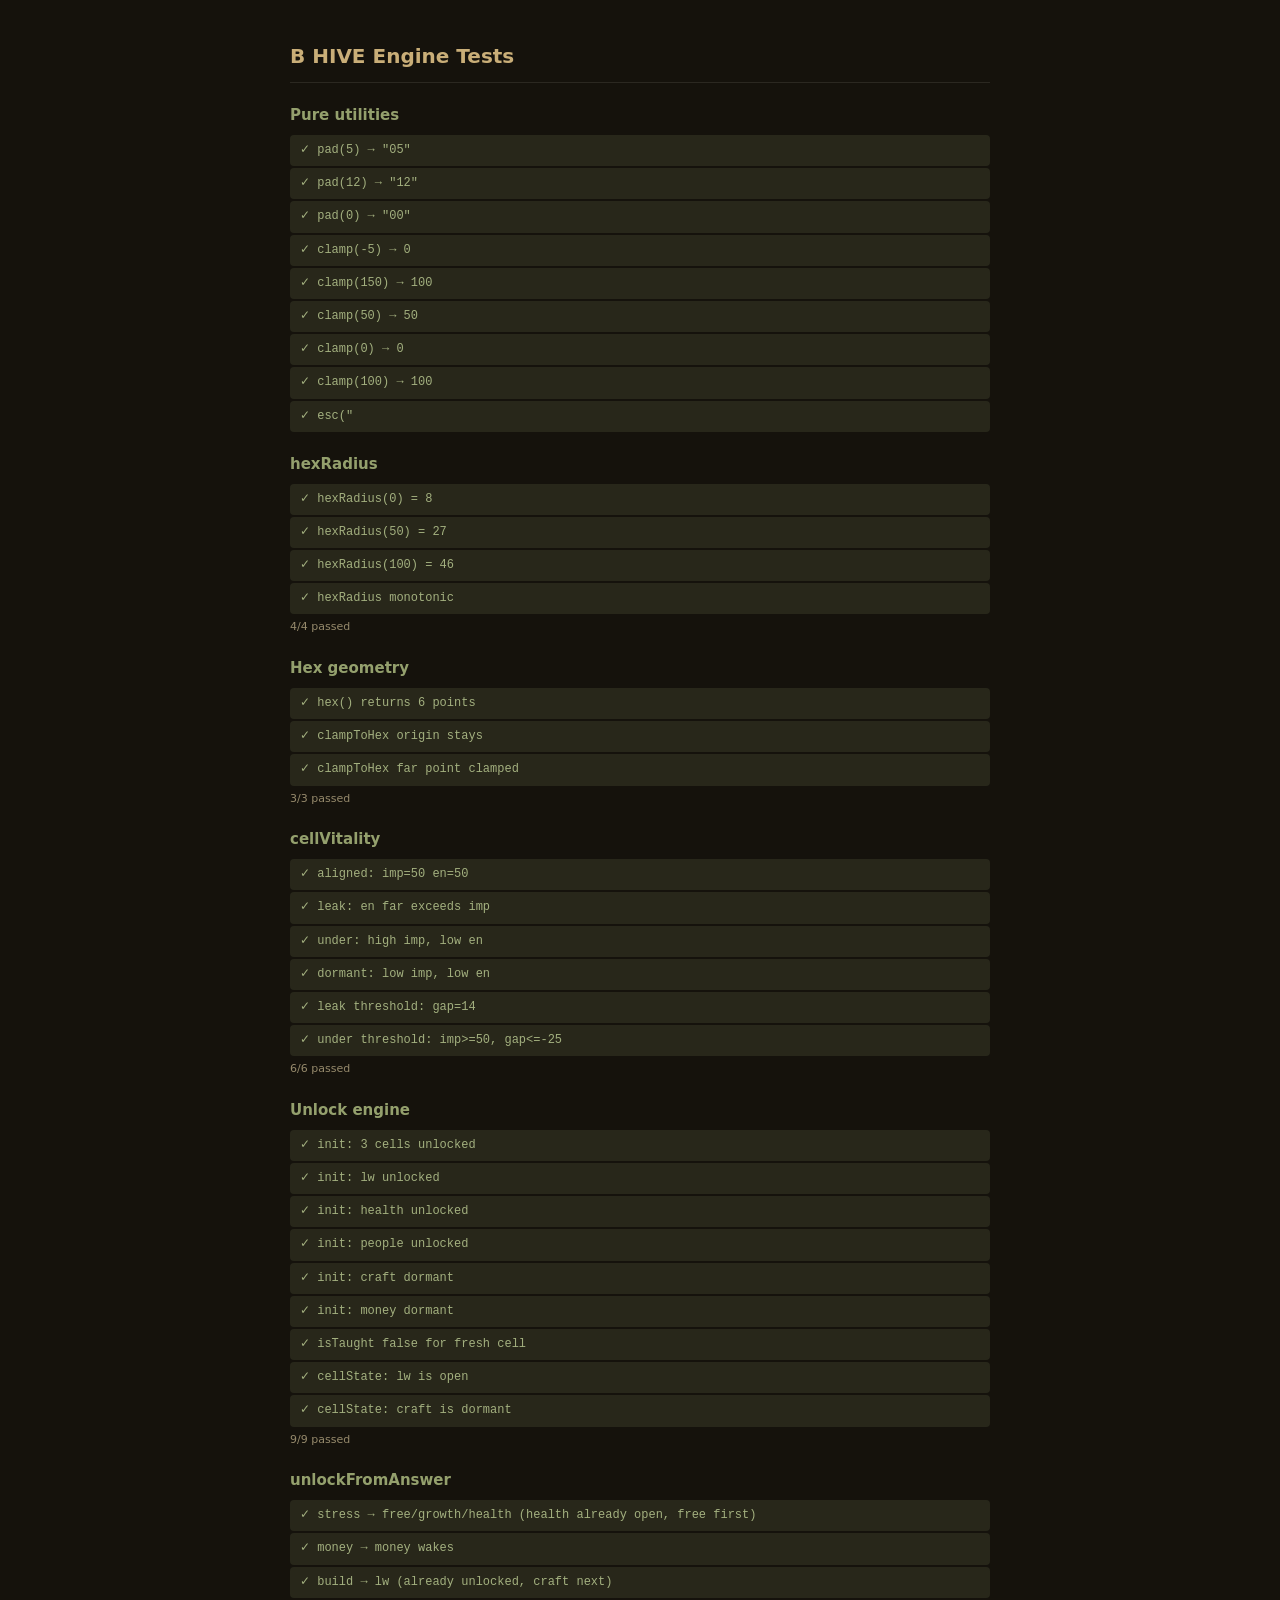
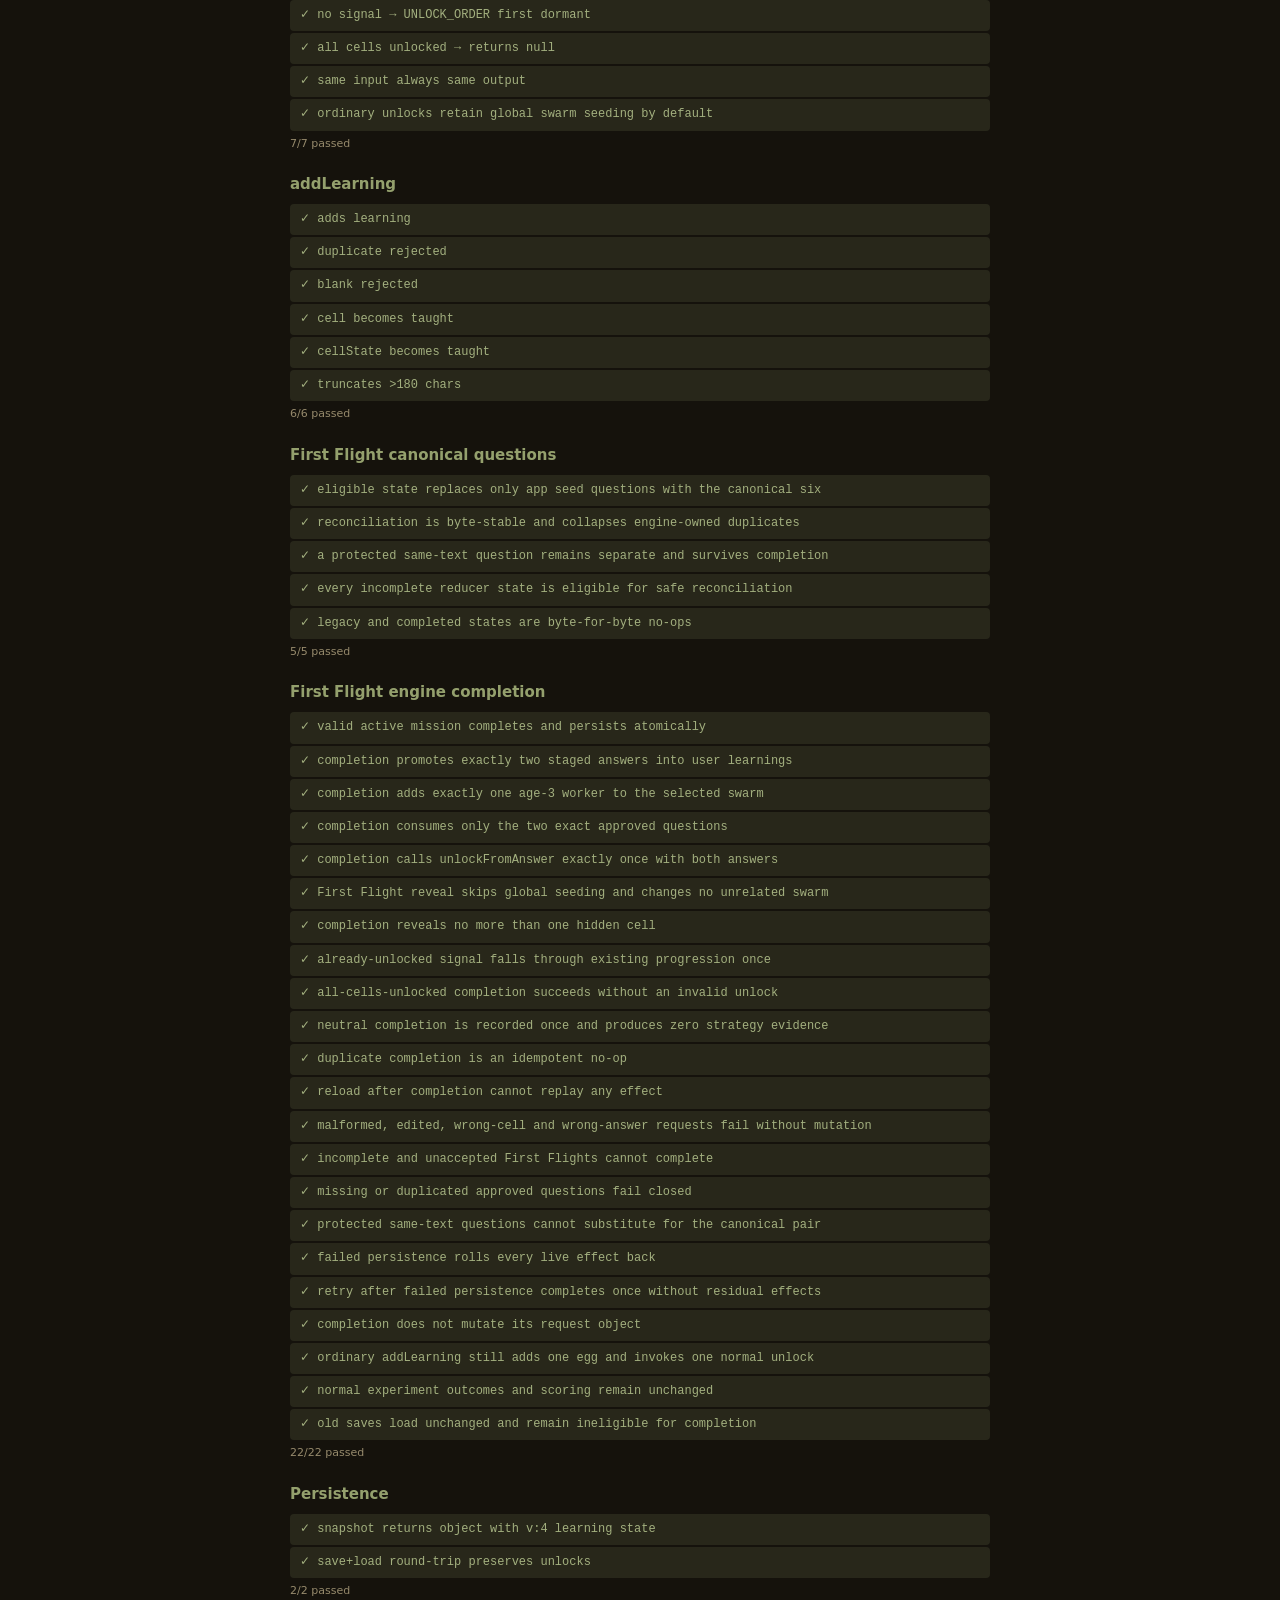
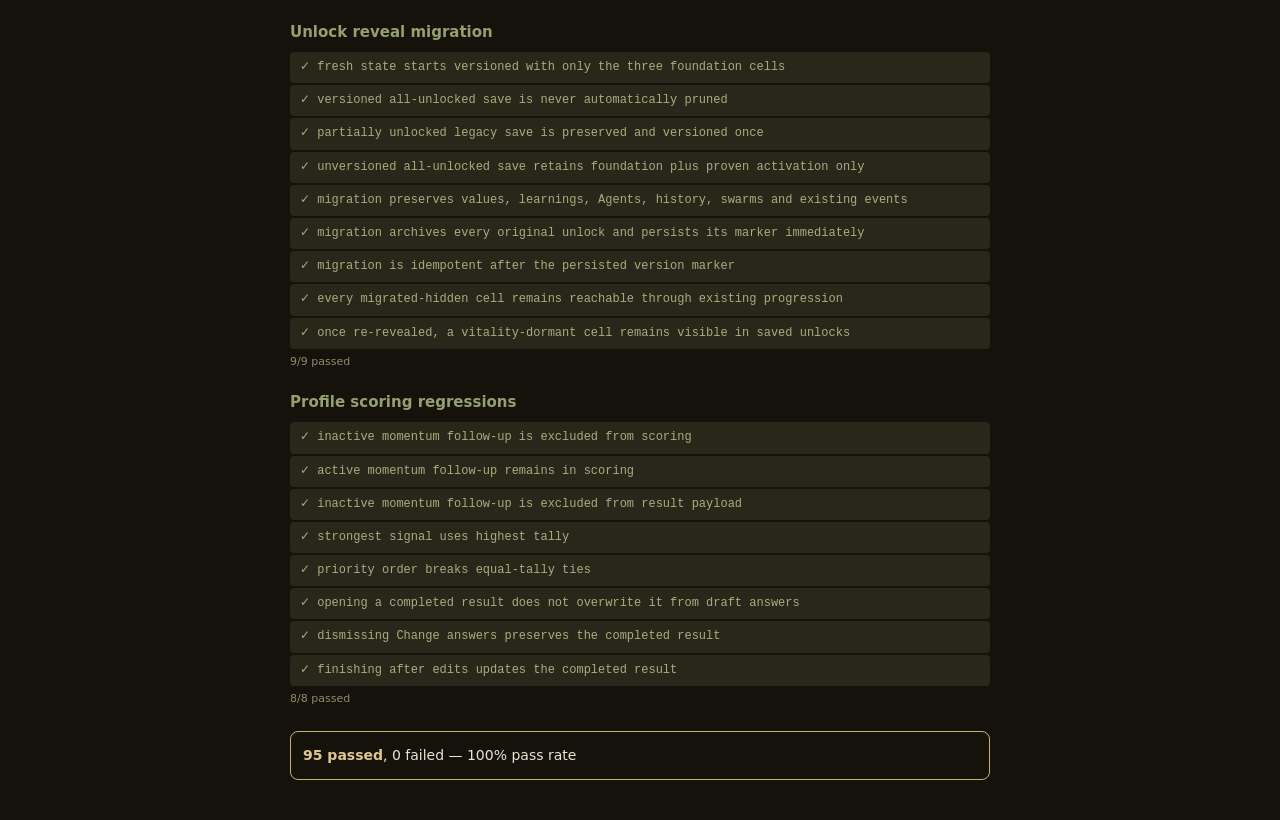
<file: tests/test-engine.html>
<!DOCTYPE html>
<html lang="en">
<head>
<meta charset="utf-8">
<title>B HIVE — Engine Tests (beta10c)</title>
<style>
  body { background:#15120c; color:#ece4d2; font:14px/1.6 system-ui,sans-serif; max-width:700px; margin:40px auto; padding:0 20px; }
  h1 { color:#c9ae78; font-size:20px; border-bottom:1px solid rgba(237,228,210,0.1); padding-bottom:10px; }
  .suite { margin:20px 0; }
  .suite h2 { color:#94a06d; font-size:15px; margin:0 0 8px; }
  .test { padding:6px 10px; margin:2px 0; border-radius:4px; font-family:'SF Mono',monospace; font-size:12px; }
  .pass { background:rgba(148,160,109,0.15); color:#a3b07f; }
  .fail { background:rgba(207,140,84,0.2); color:#cf8c54; }
  .summary { margin-top:24px; padding:12px; border:1px solid #c9ae78; border-radius:8px; }
  .summary b { color:#e2c890; }
</style>
</head>
<body>
<h1>B HIVE Engine Tests</h1>
<div id="results"></div>

<script src="../js/bhive-engine.js?test=first-flight-v1-step3dp3"></script>
<script src="../js/bhive-learning.js?test=beta10c-v4"></script>
<script src="../js/bhive-experiments.js?test=first-flight-v1-step2"></script>
<script src="../js/beta-profile-data.js"></script>
<script src="../js/beta-profile.js?test=beta10c-coderabbit"></script>
<script>
var B = BHIVE;
var BP = window.BHIVE_BETA_PROFILE;
var results = document.getElementById('results');
var passed = 0, failed = 0, suites = [];

function suite(name, tests) {
  var html = '<div class="suite"><h2>' + name + '</h2>';
  var suitePassed = 0, suiteFailed = 0;
  
  tests.forEach(function(t) {
    try {
      var ok = t.fn();
      if (ok) {
        html += '<div class="test pass">✓ ' + t.name + '</div>';
        passed++; suitePassed++;
      } else {
        html += '<div class="test fail">✗ ' + t.name + ' — ' + (t.msg || 'returned false') + '</div>';
        failed++; suiteFailed++;
      }
    } catch(e) {
      html += '<div class="test fail">✗ ' + t.name + ' — threw: ' + e.message + '</div>';
      failed++; suiteFailed++;
    }
  });
  
  html += '<div style="font-size:11px;color:#968a6c;margin-top:4px">' + suitePassed + '/' + (suitePassed+suiteFailed) + ' passed</div></div>';
  results.innerHTML += html;
}

var PROFILE_ANSWERS_KEY = 'bhive_beta_profile_answers';
var PROFILE_RESULT_KEY = 'bhive_beta_profile_result';
function completeProfileAnswers() {
  var answers = {};
  BP.questions.forEach(function(q){ if (!q.conditional) answers[q.id] = 'a'; });
  return answers;
}
function closeProfileOverlay() {
  if (document.querySelector('.bhpr-ov')) {
    document.dispatchEvent(new KeyboardEvent('keydown', { key:'Escape', bubbles:true }));
  }
}
function restoreProfileStorage(key, value) {
  if (value === null) localStorage.removeItem(key); else localStorage.setItem(key, value);
}
function withProfileStorage(test) {
  var oldAnswers = localStorage.getItem(PROFILE_ANSWERS_KEY);
  var oldResult = localStorage.getItem(PROFILE_RESULT_KEY);
  try { return test(); }
  finally {
    closeProfileOverlay();
    restoreProfileStorage(PROFILE_ANSWERS_KEY, oldAnswers);
    restoreProfileStorage(PROFILE_RESULT_KEY, oldResult);
  }
}

var HIVE_MIGRATION_KEY = 'bhive_test_unlock_reveal_migration';
var FIRST_FLIGHT_KEY = 'bhive_test_first_flight_completion';
var FIRST_FLIGHT_TS = 1700001000000;
function cloneJSON(value) {
  return JSON.parse(JSON.stringify(value));
}
function firstFlightProgress(cellKey, answers, accept) {
  var T = B.learningTools, X = B.experiments, events;
  B.recordEvent('first_flight_available', {
    ts:FIRST_FLIGHT_TS,payload:{version:1}
  });
  B.recordEvent('first_flight_cell_selected', {
    ts:FIRST_FLIGHT_TS+1,cellKey:cellKey,payload:{version:1}
  });
  B.recordEvent('first_flight_answered', {
    ts:FIRST_FLIGHT_TS+2,cellKey:cellKey,
    payload:{version:1,question:1,answer:answers[0]}
  });
  B.recordEvent('first_flight_answered', {
    ts:FIRST_FLIGHT_TS+3,cellKey:cellKey,
    payload:{version:1,question:2,answer:answers[1]}
  });
  events = B.learning.events;
  var ready = X.firstFlightState(events);
  if (accept) {
    B.recordEvent('experiment_accepted', {
      id:'evt_test_first_flight_accepted_'+cellKey,
      ts:FIRST_FLIGHT_TS+4,cellKey:cellKey,
      payload:X.decisionPayload(ready.mission,'accepted')
    });
  }
  return X.firstFlightState(B.learning.events);
}
function firstFlightFixture(cellKey, answers, extraQuestion) {
  cellKey = cellKey || 'lw';
  answers = answers || ['Shipping the beta matters most', 'Make one small project move'];
  localStorage.removeItem(FIRST_FLIGHT_KEY);
  B.init();
  var state = firstFlightProgress(cellKey, answers, true);
  if (!B.reconcileFirstFlightQuestions()) throw new Error('First Flight question reconciliation failed');
  B.UNLOCK_START.forEach(function(key){ B.swarms[key] = []; });
  if (extraQuestion) B.questions[cellKey].push({q:extraQuestion,s:'claude'});
  return {
    state:state,
    request:{
      storageKey:FIRST_FLIGHT_KEY,
      mission:cloneJSON(state.mission),
      cellKey:cellKey,
      answers:answers.slice(),
      now:FIRST_FLIGHT_TS+5
    }
  };
}
function firstFlightLiveSnapshot() {
  return JSON.stringify({
    learnings:B.learnings,questions:B.questions,swarms:B.swarms,
    unlocks:B.unlocks,learning:B.learning,localTs:B.localTs
  });
}
function normalExperimentFixture() {
  return {
    experimentId:'exp_normal_engine_fixture',
    insightId:'obs_normal_engine_fixture',
    evidenceKey:'evt_normal_engine_evidence',
    evidenceEventIds:['evt_normal_engine_evidence'],
    observationKind:'trend',classification:'rising',themeId:null,cellKey:'lw',
    strategyId:'protected_block',action:'Take one normal action',
    measure:'Complete it and report back',durationDays:1,
    createdAt:FIRST_FLIGHT_TS,dueAt:FIRST_FLIGHT_TS+B.experiments.DAY,
    sourceVerdict:'true',sourceRead:'A normal evidence-backed read'
  };
}
function allCellKeys() {
  return B.CELL_DEFS.map(function(c){ return c.key; });
}
function migrationCurrent() {
  var current = {};
  B.CELL_DEFS.forEach(function(c){ current[c.key] = {imp:c.imp,en:c.en}; });
  current.recruit = {imp:18,en:9};
  return current;
}
function allUnlockedMigrationFixture() {
  return {
    v:4,ts:1700000000000,current:migrationCurrent(),
    history:[{date:'14 Nov 23',ts:1700000000000,cells:migrationCurrent()}],
    learnings:{
      craft:[{t:'I deliberately use craft',s:'you'}],
      free:[{t:'Claude-only context is not activation',s:'claude'}]
    },
    agents:{money:true},
    swarms:{recruit:[{age:9,b:0.77,p:0.33}],free:[{age:4,b:0.4,p:0.6}]},
    unlocks:allCellKeys(),
    learning:{modelVersion:1,events:[
      {id:'evt_existing_value_side',type:'cell_value_changed',ts:1700000000001,
        cellKey:'side',payload:{field:'en',from:10,to:15}},
      {id:'evt_existing_queen',type:'queen_message',ts:1700000000002,
        cellKey:null,payload:{role:'user',content:'preserve me'}}
    ],observations:[],hypotheses:[],experiments:[],feedback:[],insightQueue:[]}
  };
}
function loadMigrationFixture(snapshot) {
  localStorage.setItem(HIVE_MIGRATION_KEY, JSON.stringify(snapshot));
  B.init();
  var ok = B.load(HIVE_MIGRATION_KEY);
  var persisted = JSON.parse(localStorage.getItem(HIVE_MIGRATION_KEY));
  localStorage.removeItem(HIVE_MIGRATION_KEY);
  return {ok:ok,persisted:persisted};
}

/* ────────────────────────────────────────────
   1. Pure utility functions
   ──────────────────────────────────────────── */
suite('Pure utilities', [
  { name: 'pad(5) → "05"', fn: function(){ return B.pad(5) === '05'; } },
  { name: 'pad(12) → "12"', fn: function(){ return B.pad(12) === '12'; } },
  { name: 'pad(0) → "00"', fn: function(){ return B.pad(0) === '00'; } },
  { name: 'clamp(-5) → 0', fn: function(){ return B.clamp(-5) === 0; } },
  { name: 'clamp(150) → 100', fn: function(){ return B.clamp(150) === 100; } },
  { name: 'clamp(50) → 50', fn: function(){ return B.clamp(50) === 50; } },
  { name: 'clamp(0) → 0', fn: function(){ return B.clamp(0) === 0; } },
  { name: 'clamp(100) → 100', fn: function(){ return B.clamp(100) === 100; } },
  { name: 'esc("<script>") escapes HTML', fn: function(){ return B.esc('<script>') === '&lt;script&gt;'; } },
  { name: 'esc("a & b") escapes ampersand', fn: function(){ return B.esc('a & b') === 'a &amp; b'; } },
  { name: 'esc(\'hello "world"\') escapes quotes', fn: function(){ return B.esc('hello "world"') === 'hello &quot;world&quot;'; } },
  { name: 'hsh deterministic', fn: function(){ return B.hsh(42) === B.hsh(42); } },
  { name: 'hsh different inputs differ', fn: function(){ return B.hsh(42) !== B.hsh(43); } },
  { name: 'hsh in [0,1] range', fn: function(){ var v=B.hsh(999); return v>=0 && v<=1; } },
]);

/* ────────────────────────────────────────────
   2. hexRadius
   ──────────────────────────────────────────── */
suite('hexRadius', [
  { name: 'hexRadius(0) = 8', fn: function(){ return B.hexRadius(0) === 8; } },
  { name: 'hexRadius(50) = 27', fn: function(){ return B.hexRadius(50) === 27; } },
  { name: 'hexRadius(100) = 46', fn: function(){ return B.hexRadius(100) === 46; } },
  { name: 'hexRadius monotonic', fn: function(){ return B.hexRadius(30) < B.hexRadius(70); } },
]);

/* ────────────────────────────────────────────
   3. hex geometry
   ──────────────────────────────────────────── */
suite('Hex geometry', [
  { name: 'hex() returns 6 points', fn: function(){ return B.hex(100,100,50).split(' ').length === 6; } },
  { name: 'clampToHex origin stays', fn: function(){ var r=B.clampToHex(0,0,50); return r[0]===0 && r[1]===0; } },
  { name: 'clampToHex far point clamped', fn: function(){ var r=B.clampToHex(100,0,10); return Math.abs(r[0])<=10; } },
]);

/* ────────────────────────────────────────────
   4. cellVitality
   ──────────────────────────────────────────── */
suite('cellVitality', [
  { name: 'aligned: imp=50 en=50', fn: function(){ return B.cellVitality({imp:50,en:50}) === 'aligned'; } },
  { name: 'leak: en far exceeds imp', fn: function(){ return B.cellVitality({imp:30,en:70}) === 'leak'; } },
  { name: 'under: high imp, low en', fn: function(){ return B.cellVitality({imp:80,en:30}) === 'under'; } },
  { name: 'dormant: low imp, low en', fn: function(){ return B.cellVitality({imp:20,en:10}) === 'dormant'; } },
  { name: 'leak threshold: gap=14', fn: function(){ return B.cellVitality({imp:50,en:64}) === 'leak'; } },
  { name: 'under threshold: imp>=50, gap<=-25', fn: function(){ return B.cellVitality({imp:75,en:50}) === 'under'; } },
]);

/* ────────────────────────────────────────────
   5. Unlock engine (init first)
   ──────────────────────────────────────────── */
B.init();

suite('Unlock engine', [
  { name: 'init: 3 cells unlocked', fn: function(){ return B.unlocks.length === 3; } },
  { name: 'init: lw unlocked', fn: function(){ return B.isUnlocked('lw'); } },
  { name: 'init: health unlocked', fn: function(){ return B.isUnlocked('health'); } },
  { name: 'init: people unlocked', fn: function(){ return B.isUnlocked('people'); } },
  { name: 'init: craft dormant', fn: function(){ return !B.isUnlocked('craft'); } },
  { name: 'init: money dormant', fn: function(){ return !B.isUnlocked('money'); } },
  { name: 'isTaught false for fresh cell', fn: function(){ return !B.isTaught('lw'); } },
  { name: 'cellState: lw is open', fn: function(){ return B.cellState('lw') === 'open'; } },
  { name: 'cellState: craft is dormant', fn: function(){ return B.cellState('craft') === 'dormant'; } },
]);

/* ────────────────────────────────────────────
   6. unlockFromAnswer (deterministic)
   ──────────────────────────────────────────── */
suite('unlockFromAnswer', [
  { name: 'stress → free/growth/health (health already open, free first)', fn: function(){ 
    var wasUnlocked = B.unlocks.length;
    var result = B.unlockFromAnswer('I am feeling really stressed and overwhelmed');
    return result !== null && B.unlocks.length > wasUnlocked;
  }},
  { name: 'money → money wakes', fn: function(){
    var result = B.unlockFromAnswer('worried about money and debt');
    return result === 'money' && B.isUnlocked('money');
  }},
  { name: 'build → lw (already unlocked, craft next)', fn: function(){
    var result = B.unlockFromAnswer('building a new project and making progress');
    return result !== null;
  }},
  { name: 'no signal → UNLOCK_ORDER first dormant', fn: function(){
    var before = B.unlocks.length;
    var result = B.unlockFromAnswer('just a normal day nothing special');
    return result !== null && B.unlocks.length > before;
  }},
  { name: 'all cells unlocked → returns null', fn: function(){
    // Unlock everything
    B.UNLOCK_ORDER.forEach(function(k){ if(!B.isUnlocked(k)) B.wakeCell(k); });
    var result = B.unlockFromAnswer('anything');
    return result === null;
  }},
  { name: 'same input always same output', fn: function(){
    // Reset and test determinism
    B.init();
    var r1 = B.unlockFromAnswer('stressed about money');
    B.init();
    var r2 = B.unlockFromAnswer('stressed about money');
    return r1 === r2;
  }},
  { name: 'ordinary unlocks retain global swarm seeding by default', fn: function(){
    B.init();
    B.swarms.health=[];
    var original=B.seedSwarms,calls=0,result;
    B.seedSwarms=function(){calls++;return original.apply(B,arguments);};
    try{result=B.unlockFromAnswer('ordinary note');}
    finally{B.seedSwarms=original;}
    return result==='craft'&&calls===1&&B.swarms.craft.length===3&&B.swarms.health.length===3;
  }},
]);

/* ────────────────────────────────────────────
   7. addLearning
   ──────────────────────────────────────────── */
B.init();
suite('addLearning', [
  { name: 'adds learning', fn: function(){ 
    return B.addLearning('lw', 'making good progress on the agency', 'you');
  }},
  { name: 'duplicate rejected', fn: function(){
    return !B.addLearning('lw', 'making good progress on the agency', 'you');
  }},
  { name: 'blank rejected', fn: function(){
    return !B.addLearning('lw', '   ', 'you');
  }},
  { name: 'cell becomes taught', fn: function(){
    B.addLearning('craft', 'learning to design better', 'you');
    return B.isTaught('craft');
  }},
  { name: 'cellState becomes taught', fn: function(){
    return B.cellState('craft') === 'taught';
  }},
  { name: 'truncates >180 chars', fn: function(){
    var long = 'x'.repeat(200);
    B.addLearning('lw', long, 'you');
    var ls = B.learnings['lw'];
    return ls[ls.length-1].t.length <= 180;
  }},
]);

/* ────────────────────────────────────────────
   8. First Flight canonical questions
   ──────────────────────────────────────────── */
suite('First Flight canonical questions', [
  { name: 'eligible state replaces only app seed questions with the canonical six', fn: function(){
    B.init();
    B.recordEvent('first_flight_available',{ts:FIRST_FLIGHT_TS,payload:{version:1}});
    B.questions.lw.push({q:'Keep my own work question',s:'you',meta:{keep:true}});
    B.questions.health.push({q:'Keep the synced health question',s:'claude'});
    var sideBefore=JSON.stringify({
      learning:B.learning,learnings:B.learnings,swarms:B.swarms,unlocks:B.unlocks,
      peopleExtra:B.questions.people.filter(function(item){return item.s!=='base';}),
      craft:B.questions.craft
    });
    var originalSave=B.save,saveCalls=0,ok;
    B.save=function(){saveCalls++;return originalSave.apply(B,arguments);};
    try{ok=B.reconcileFirstFlightQuestions();}
    finally{B.save=originalSave;}
    var exact=B.UNLOCK_START.every(function(key){
      var approved=B.experiments.FIRST_FLIGHT[key].questions;
      var canonical=B.questions[key].filter(function(item){return item&&item.s==='first_flight';});
      return canonical.length===2&&canonical[0].q===approved[0]&&canonical[1].q===approved[1]&&
        B.questions[key].every(function(item){return !item||item.s!=='base';});
    });
    var sideAfter=JSON.stringify({
      learning:B.learning,learnings:B.learnings,swarms:B.swarms,unlocks:B.unlocks,
      peopleExtra:B.questions.people.filter(function(item){return item.s!=='base'&&item.s!=='first_flight';}),
      craft:B.questions.craft
    });
    return ok&&exact&&saveCalls===0&&sideBefore===sideAfter&&
      B.questions.lw.some(function(item){return item.s==='you'&&item.meta&&item.meta.keep;})&&
      B.questions.health.some(function(item){return item.s==='claude'&&
        item.q==='Keep the synced health question';});
  }},
  { name: 'reconciliation is byte-stable and collapses engine-owned duplicates', fn: function(){
    B.init();
    B.recordEvent('first_flight_available',{ts:FIRST_FLIGHT_TS,payload:{version:1}});
    var approved=B.experiments.FIRST_FLIGHT.lw.questions;
    B.questions.lw.push({q:approved[0],s:'first_flight'});
    var first=B.reconcileFirstFlightQuestions(),before=JSON.stringify(B.questions);
    var second=B.reconcileFirstFlightQuestions(),after=JSON.stringify(B.questions);
    return first&&second&&before===after&&B.questions.lw.filter(function(item){
      return item.s==='first_flight'&&approved.indexOf(item.q)>=0;
    }).length===2;
  }},
  { name: 'a protected same-text question remains separate and survives completion', fn: function(){
    B.init();
    var answers=['A relationship matters','Send one respectful message'];
    var state=firstFlightProgress('people',answers,true);
    var approved=B.experiments.FIRST_FLIGHT.people.questions;
    B.questions.people.push({q:approved[0],s:'you',meta:{keep:'exact'}});
    var ok=B.reconcileFirstFlightQuestions();
    B.UNLOCK_START.forEach(function(key){B.swarms[key]=[];});
    var result=B.completeFirstFlight({
      storageKey:FIRST_FLIGHT_KEY,mission:cloneJSON(state.mission),cellKey:'people',
      answers:answers.slice(),now:FIRST_FLIGHT_TS+5
    });
    var kept=B.questions.people.filter(function(item){
      return item&&item.s==='you'&&item.q===approved[0]&&item.meta&&item.meta.keep==='exact';
    });
    localStorage.removeItem(FIRST_FLIGHT_KEY);
    return ok&&result.ok&&kept.length===1&&
      B.questions.people.filter(function(item){return item&&item.s==='first_flight';}).length===0;
  }},
  { name: 'every incomplete reducer state is eligible for safe reconciliation', fn: function(){
    B.init();
    var X=B.experiments,answers=['My work direction matters','Take one small work step'];
    var checks=[];
    function check(status){
      B.UNLOCK_START.forEach(function(key){B.questions[key]=B.SEED_QUESTIONS[key].map(function(q){
        return{q:q,s:'base'};
      });});
      checks.push(X.firstFlightState(B.learning.events).status===status&&
        B.reconcileFirstFlightQuestions()&&B.UNLOCK_START.every(function(key){
          return B.questions[key].filter(function(item){return item.s==='first_flight';}).length===2;
        }));
    }
    B.recordEvent('first_flight_available',{ts:FIRST_FLIGHT_TS,payload:{version:1}});check('available');
    B.recordEvent('first_flight_cell_selected',{ts:FIRST_FLIGHT_TS+1,cellKey:'lw',payload:{version:1}});check('cell_selected');
    B.recordEvent('first_flight_answered',{ts:FIRST_FLIGHT_TS+2,cellKey:'lw',
      payload:{version:1,question:1,answer:answers[0]}});check('first_answer_recorded');
    B.recordEvent('first_flight_answered',{ts:FIRST_FLIGHT_TS+3,cellKey:'lw',
      payload:{version:1,question:2,answer:answers[1]}});check('mission_ready');
    var ready=X.firstFlightState(B.learning.events);
    B.recordEvent('experiment_accepted',{ts:FIRST_FLIGHT_TS+4,cellKey:'lw',
      payload:X.decisionPayload(ready.mission,'accepted')});check('mission_active');
    return checks.length===5&&checks.every(Boolean);
  }},
  { name: 'legacy and completed states are byte-for-byte no-ops', fn: function(){
    B.init();
    var legacyBefore=firstFlightLiveSnapshot(),legacyResult=B.reconcileFirstFlightQuestions();
    var legacyAfter=firstFlightLiveSnapshot();
    B.init();
    var state=firstFlightProgress('lw',['Work direction','Take one work step'],true);
    B.recordEvent('experiment_completed',{ts:FIRST_FLIGHT_TS+5,cellKey:'lw',
      payload:B.experiments.completionPayload(state.mission,'completed')});
    var completedBefore=firstFlightLiveSnapshot(),completedResult=B.reconcileFirstFlightQuestions();
    var completedAfter=firstFlightLiveSnapshot();
    return legacyResult===false&&legacyBefore===legacyAfter&&completedResult===false&&
      completedBefore===completedAfter;
  }}
]);

/* ────────────────────────────────────────────
   9. First Flight isolated completion
   ──────────────────────────────────────────── */
suite('First Flight engine completion', [
  { name: 'valid active mission completes and persists atomically', fn: function(){
    var fixture=firstFlightFixture(),result=B.completeFirstFlight(fixture.request);
    var saved=JSON.parse(localStorage.getItem(FIRST_FLIGHT_KEY));
    var state=B.experiments.firstFlightState(B.learning.events);
    localStorage.removeItem(FIRST_FLIGHT_KEY);
    return result.ok&&!result.alreadyCompleted&&state.status==='mission_completed'&&
      saved&&B.experiments.firstFlightState(saved.learning.events).status==='mission_completed';
  }},
  { name: 'completion promotes exactly two staged answers into user learnings', fn: function(){
    var fixture=firstFlightFixture('people',[
      'My oldest friendship needs attention',
      'Send one respectful message today'
    ]);
    var before=(B.learnings.people||[]).length;
    var result=B.completeFirstFlight(fixture.request);
    var promoted=B.learnings.people.slice(before);
    var events=B.learningTools.selectEvents(B.learning,{type:'learning_added',cellKey:'people'})
      .filter(function(e){return e.payload.firstFlightVersion===1;});
    localStorage.removeItem(FIRST_FLIGHT_KEY);
    return result.ok&&promoted.length===2&&events.length===2&&
      promoted[0].t===fixture.request.answers[0]&&promoted[1].t===fixture.request.answers[1]&&
      promoted.every(function(item){return item.s==='you'&&!!item.q;});
  }},
  { name: 'completion adds exactly one age-3 worker to the selected swarm', fn: function(){
    var fixture=firstFlightFixture('health',[
      'My health and energy need support',
      'Take a short walk today'
    ]);
    var beforeLength=B.swarms.health.length;
    var beforeWorkers=B.swarms.health.filter(function(bee){return B.stageOf(bee.age)===2;}).length;
    var result=B.completeFirstFlight(fixture.request);
    var afterWorkers=B.swarms.health.filter(function(bee){return B.stageOf(bee.age)===2;}).length;
    var added=B.swarms.health[B.swarms.health.length-1];
    localStorage.removeItem(FIRST_FLIGHT_KEY);
    return result.ok&&B.swarms.health.length===beforeLength+1&&afterWorkers===beforeWorkers+1&&
      added.age===3&&added.b===0.5&&added.p===0.5;
  }},
  { name: 'completion consumes only the two exact approved questions', fn: function(){
    var keep='An unrelated existing question';
    var fixture=firstFlightFixture('lw',null,keep);
    var result=B.completeFirstFlight(fixture.request);
    var remaining=(B.questions.lw||[]).map(function(item){return item.q;});
    localStorage.removeItem(FIRST_FLIGHT_KEY);
    return result.ok&&remaining.length===1&&remaining[0]===keep;
  }},
  { name: 'completion calls unlockFromAnswer exactly once with both answers', fn: function(){
    var fixture=firstFlightFixture(),original=B.unlockFromAnswer,calls=[],result;
    B.unlockFromAnswer=function(){
      calls.push({text:arguments[0],options:cloneJSON(arguments[1])});
      return original.apply(B,arguments);
    };
    try{result=B.completeFirstFlight(fixture.request);}
    finally{B.unlockFromAnswer=original;localStorage.removeItem(FIRST_FLIGHT_KEY);}
    return result.ok&&calls.length===1&&
      calls[0].text===fixture.request.answers[0]+' '+fixture.request.answers[1]&&
      calls[0].options&&calls[0].options.seedSwarm===false;
  }},
  { name: 'First Flight reveal skips global seeding and changes no unrelated swarm', fn: function(){
    var fixture=firstFlightFixture(),before=cloneJSON(B.swarms),original=B.seedSwarms;
    var seedCalls=0,result,unrelated;
    B.seedSwarms=function(){seedCalls++;return original.apply(B,arguments);};
    try{result=B.completeFirstFlight(fixture.request);}
    finally{B.seedSwarms=original;localStorage.removeItem(FIRST_FLIGHT_KEY);}
    unrelated=B.cells.every(function(cell){
      return cell.key==='lw'||cell.key===result.unlockedKey||
        JSON.stringify(B.swarms[cell.key])===JSON.stringify(before[cell.key]);
    });
    return result.ok&&seedCalls===0&&B.swarms.lw.length===1&&
      JSON.stringify(B.swarms.lw[0])===JSON.stringify({age:3,b:0.5,p:0.5})&&
      Array.isArray(B.swarms[result.unlockedKey])&&B.swarms[result.unlockedKey].length===0&&
      B.swarms.health.length===0&&B.swarms.people.length===0&&unrelated;
  }},
  { name: 'completion reveals no more than one hidden cell', fn: function(){
    var fixture=firstFlightFixture(),before=B.unlocks.length;
    var result=B.completeFirstFlight(fixture.request),delta=B.unlocks.length-before;
    localStorage.removeItem(FIRST_FLIGHT_KEY);
    return result.ok&&delta===1&&result.unlockedKey&&B.isUnlocked(result.unlockedKey);
  }},
  { name: 'already-unlocked signal falls through existing progression once', fn: function(){
    var fixture=firstFlightFixture('health',[
      'My health needs attention',
      'Do one health check today'
    ]);
    var result=B.completeFirstFlight(fixture.request);
    localStorage.removeItem(FIRST_FLIGHT_KEY);
    return result.ok&&result.unlockedKey==='growth'&&B.isUnlocked('growth')&&B.unlocks.length===4;
  }},
  { name: 'all-cells-unlocked completion succeeds without an invalid unlock', fn: function(){
    var fixture=firstFlightFixture(),beforeEvents;
    B.unlocks=allCellKeys();
    beforeEvents=B.learningTools.selectEvents(B.learning,{type:'cell_unlocked'}).length;
    var result=B.completeFirstFlight(fixture.request);
    var afterEvents=B.learningTools.selectEvents(B.learning,{type:'cell_unlocked'}).length;
    localStorage.removeItem(FIRST_FLIGHT_KEY);
    return result.ok&&result.unlockedKey===null&&B.unlocks.length===B.cells.length&&
      afterEvents===beforeEvents;
  }},
  { name: 'neutral completion is recorded once and produces zero strategy evidence', fn: function(){
    var fixture=firstFlightFixture(),result=B.completeFirstFlight(fixture.request);
    var completed=B.learningTools.selectEvents(B.learning,{type:'experiment_completed'});
    var stats=B.experiments.strategyStats(completed,fixture.state.mission.strategyId,fixture.state.cellKey);
    localStorage.removeItem(FIRST_FLIGHT_KEY);
    return result.ok&&completed.length===1&&completed[0].id==='evt_first_flight_v1_completed_lw'&&
      completed[0].payload.outcome==='completed'&&stats.completed===0&&stats.declined===0&&stats.score===0;
  }},
  { name: 'duplicate completion is an idempotent no-op', fn: function(){
    var fixture=firstFlightFixture(),first=B.completeFirstFlight(fixture.request);
    var before=firstFlightLiveSnapshot(),stored=localStorage.getItem(FIRST_FLIGHT_KEY);
    var original=B.save,saveCalls=0,second;
    B.save=function(){saveCalls++;return original.apply(B,arguments);};
    try{second=B.completeFirstFlight(fixture.request);}
    finally{B.save=original;}
    var after=firstFlightLiveSnapshot(),storedAfter=localStorage.getItem(FIRST_FLIGHT_KEY);
    localStorage.removeItem(FIRST_FLIGHT_KEY);
    return first.ok&&second.ok&&second.alreadyCompleted&&saveCalls===0&&
      before===after&&stored===storedAfter;
  }},
  { name: 'reload after completion cannot replay any effect', fn: function(){
    var fixture=firstFlightFixture(),first=B.completeFirstFlight(fixture.request);
    B.init();
    var loaded=B.load(FIRST_FLIGHT_KEY),before=firstFlightLiveSnapshot();
    var original=B.save,saveCalls=0,replay;
    B.save=function(){saveCalls++;return original.apply(B,arguments);};
    try{replay=B.completeFirstFlight(fixture.request);}
    finally{B.save=original;}
    var after=firstFlightLiveSnapshot();
    localStorage.removeItem(FIRST_FLIGHT_KEY);
    return first.ok&&loaded&&replay.ok&&replay.alreadyCompleted&&saveCalls===0&&before===after;
  }},
  { name: 'malformed, edited, wrong-cell and wrong-answer requests fail without mutation', fn: function(){
    var fixture=firstFlightFixture(),before=firstFlightLiveSnapshot();
    var malformed=cloneJSON(fixture.request);malformed.mission.action='Changed action';
    var edited=cloneJSON(fixture.request);edited.mission.decision='edited';
    var wrongCell=cloneJSON(fixture.request);wrongCell.cellKey='health';
    var wrongAnswers=cloneJSON(fixture.request);wrongAnswers.answers[1]='Different answer';
    var results=[malformed,edited,wrongCell,wrongAnswers].map(function(request){
      return B.completeFirstFlight(request);
    });
    var after=firstFlightLiveSnapshot();
    localStorage.removeItem(FIRST_FLIGHT_KEY);
    return results.every(function(item){return !item.ok;})&&before===after;
  }},
  { name: 'incomplete and unaccepted First Flights cannot complete', fn: function(){
    B.init();
    var answers=['Work matters','Take one work step'];
    B.recordEvent('first_flight_available',{ts:FIRST_FLIGHT_TS,payload:{version:1}});
    var incomplete=B.completeFirstFlight({
      storageKey:FIRST_FLIGHT_KEY,mission:{},cellKey:'lw',answers:answers,now:FIRST_FLIGHT_TS+5
    });
    B.init();
    B.questions.lw=B.experiments.FIRST_FLIGHT.lw.questions.map(function(q){return{q:q,s:'first_flight'};});
    var ready=firstFlightProgress('lw',answers,false);
    var unaccepted=B.completeFirstFlight({
      storageKey:FIRST_FLIGHT_KEY,mission:ready.mission,cellKey:'lw',
      answers:answers,now:FIRST_FLIGHT_TS+5
    });
    localStorage.removeItem(FIRST_FLIGHT_KEY);
    return !incomplete.ok&&incomplete.reason==='mission_not_active'&&
      !unaccepted.ok&&unaccepted.reason==='mission_not_active'&&
      B.experiments.firstFlightState(B.learning.events).status==='mission_ready';
  }},
  { name: 'missing or duplicated approved questions fail closed', fn: function(){
    var fixture=firstFlightFixture(),approved=B.experiments.FIRST_FLIGHT.lw.questions;
    B.questions.lw=[{q:approved[0],s:'first_flight'}];
    var missing=B.completeFirstFlight(fixture.request);
    B.questions.lw=[
      {q:approved[0],s:'first_flight'},{q:approved[0],s:'first_flight'},
      {q:approved[1],s:'first_flight'}
    ];
    var duplicate=B.completeFirstFlight(fixture.request);
    localStorage.removeItem(FIRST_FLIGHT_KEY);
    return !missing.ok&&missing.reason==='questions_mismatch'&&
      !duplicate.ok&&duplicate.reason==='questions_mismatch';
  }},
  { name: 'protected same-text questions cannot substitute for the canonical pair', fn: function(){
    var fixture=firstFlightFixture(),approved=B.experiments.FIRST_FLIGHT.lw.questions;
    B.questions.lw=approved.map(function(q,index){
      return{q:q,s:index?'claude':'you',meta:{keep:true}};
    });
    var before=firstFlightLiveSnapshot(),result=B.completeFirstFlight(fixture.request);
    localStorage.removeItem(FIRST_FLIGHT_KEY);
    return !result.ok&&result.reason==='questions_mismatch'&&before===firstFlightLiveSnapshot();
  }},
  { name: 'failed persistence rolls every live effect back', fn: function(){
    var fixture=firstFlightFixture();
    B.save(FIRST_FLIGHT_KEY);
    var before=firstFlightLiveSnapshot(),stored=localStorage.getItem(FIRST_FLIGHT_KEY);
    var original=B.save,result;
    B.save=function(){return false;};
    try{result=B.completeFirstFlight(fixture.request);}
    finally{B.save=original;}
    var storedAfter=localStorage.getItem(FIRST_FLIGHT_KEY);
    localStorage.removeItem(FIRST_FLIGHT_KEY);
    return !result.ok&&result.reason==='completion_failed'&&before===firstFlightLiveSnapshot()&&
      stored===storedAfter&&B.experiments.firstFlightState(B.learning.events).status==='mission_active';
  }},
  { name: 'retry after failed persistence completes once without residual effects', fn: function(){
    var fixture=firstFlightFixture(),original=B.save,failed,completed;
    B.save=function(){return false;};
    failed=B.completeFirstFlight(fixture.request);
    B.save=original;
    completed=B.completeFirstFlight(fixture.request);
    var state=B.experiments.firstFlightState(B.learning.events);
    var promoted=B.learningTools.selectEvents(B.learning,{type:'learning_added',cellKey:'lw'}).filter(function(event){
      return event.payload.firstFlightVersion===1;
    });
    var completions=B.learningTools.selectEvents(B.learning,{type:'experiment_completed'});
    localStorage.removeItem(FIRST_FLIGHT_KEY);
    return !failed.ok&&completed.ok&&state.status==='mission_completed'&&
      promoted.length===2&&completions.length===1&&B.swarms.lw.length===1;
  }},
  { name: 'completion does not mutate its request object', fn: function(){
    var fixture=firstFlightFixture(),before=JSON.stringify(fixture.request);
    var result=B.completeFirstFlight(fixture.request),after=JSON.stringify(fixture.request);
    localStorage.removeItem(FIRST_FLIGHT_KEY);
    return result.ok&&before===after;
  }},
  { name: 'ordinary addLearning still adds one egg and invokes one normal unlock', fn: function(){
    B.init();
    var beforeLearning=(B.learnings.lw||[]).length,beforeSwarm=B.swarms.lw.length;
    var original=B.unlockFromAnswer,calls=0,added;
    B.unlockFromAnswer=function(text){calls++;return original.call(B,text);};
    try{added=B.addLearning('lw','A normal project learning','you','A normal question');}
    finally{B.unlockFromAnswer=original;}
    return added&&B.learnings.lw.length===beforeLearning+1&&B.swarms.lw.length===beforeSwarm+1&&
      B.swarms.lw[B.swarms.lw.length-1].age===0&&calls===1;
  }},
  { name: 'normal experiment outcomes and scoring remain unchanged', fn: function(){
    var normal=normalExperimentFixture();
    var helped=B.experiments.completionPayload(normal,'helped');
    var neutral=B.experiments.completionPayload(normal,'completed');
    var stats=B.experiments.strategyStats([{
      id:'evt_normal_complete',type:'experiment_completed',ts:FIRST_FLIGHT_TS+1,
      cellKey:'lw',payload:helped
    }],normal.strategyId,'lw');
    return helped&&helped.outcome==='helped'&&neutral===null&&stats.completed===1&&stats.score>0&&
      JSON.stringify(B.experiments.OUTCOMES)===
        JSON.stringify({helped:2,partly:0.75,no_change:-0.75,made_worse:-2});
  }},
  { name: 'old saves load unchanged and remain ineligible for completion', fn: function(){
    var key=FIRST_FLIGHT_KEY+'_old',snapshot;
    B.init();B.addLearning('lw','Existing old-save learning','claude');
    B.save(key);snapshot=localStorage.getItem(key);
    B.init();
    var loaded=B.load(key),before=JSON.stringify(B.snapshot().learnings);
    var attempt=B.completeFirstFlight({
      storageKey:key,mission:{},cellKey:'lw',answers:['one','two'],now:FIRST_FLIGHT_TS+5
    });
    var after=JSON.stringify(B.snapshot().learnings);
    localStorage.removeItem(key);
    return !!snapshot&&loaded&&!attempt.ok&&attempt.reason==='mission_not_active'&&before===after;
  }}
]);

/* ────────────────────────────────────────────
   10. snapshot / save / load round-trip
   ──────────────────────────────────────────── */
suite('Persistence', [
  { name: 'snapshot returns object with v:4 learning state', fn: function(){
    var s = B.snapshot();
    return s && s.v === 4 && s.unlockRevealVersion === 1 &&
      typeof s.ts === 'number' && s.learning && Array.isArray(s.learning.events);
  }},
  { name: 'save+load round-trip preserves unlocks', fn: function(){
    B.init();
    B.addLearning('lw', 'test learning one', 'you');
    B.unlockFromAnswer('building something new');
    var before = B.unlocks.slice();
    var snap = B.snapshot();
    // Simulate load by re-initing and restoring
    B.init();
    // manually inject the snapshot fields
    var d = snap;
    B.cells.forEach(function(c) {
      var s = d.current[c.key];
      if (s) { if (typeof s.imp==='number') c.imp=B.clamp(s.imp); if (typeof s.en==='number') c.en=B.clamp(s.en); }
    });
    if (d.history && d.history.length) B.history = d.history;
    if (d.learnings) B.learnings = d.learnings;
    if (d.unlocks && d.unlocks.length) B.unlocks = d.unlocks.slice();
    // Verify unlock state
    return B.unlocks.length === before.length;
  }},
]);

/* ────────────────────────────────────────────
   11. Authoritative unlock/reveal migration
   ──────────────────────────────────────────── */
suite('Unlock reveal migration', [
  { name: 'fresh state starts versioned with only the three foundation cells', fn: function(){
    B.init();
    return B.unlockRevealVersion===1 &&
      B.unlocks.join('|')===B.UNLOCK_START.join('|');
  }},
  { name: 'versioned all-unlocked save is never automatically pruned', fn: function(){
    var fixture=allUnlockedMigrationFixture();
    fixture.unlockRevealVersion=1;
    fixture.learnings={};fixture.agents={};fixture.learning=B.learningTools.emptyState();
    var result=loadMigrationFixture(fixture);
    return result.ok && B.unlocks.length===B.cells.length &&
      result.persisted.unlocks.length===B.cells.length;
  }},
  { name: 'partially unlocked legacy save is preserved and versioned once', fn: function(){
    var fixture=allUnlockedMigrationFixture();
    fixture.unlocks=['lw','health','people','craft'];
    fixture.learnings={};fixture.agents={};fixture.learning=B.learningTools.emptyState();
    var result=loadMigrationFixture(fixture);
    return result.ok && B.unlocks.join('|')==='lw|health|people|craft' &&
      result.persisted.unlockRevealVersion===1 &&
      result.persisted.unlocks.join('|')==='lw|health|people|craft';
  }},
  { name: 'unversioned all-unlocked save retains foundation plus proven activation only', fn: function(){
    var result=loadMigrationFixture(allUnlockedMigrationFixture());
    return result.ok &&
      B.unlocks.join('|')==='lw|health|people|craft|money|side';
  }},
  { name: 'migration preserves values, learnings, Agents, history, swarms and existing events', fn: function(){
    var result=loadMigrationFixture(allUnlockedMigrationFixture());
    var existing=B.learningTools.selectEvents(B.learning,{}).some(function(e){
      return e.id==='evt_existing_queen'&&e.payload.content==='preserve me';
    });
    return result.ok && B.cells.filter(function(c){return c.key==='recruit';})[0].en===9 &&
      B.learnings.craft[0].t==='I deliberately use craft' && B.agents.money===true &&
      B.history.length===1 && B.swarms.recruit[0].age===9 && existing;
  }},
  { name: 'migration archives every original unlock and persists its marker immediately', fn: function(){
    var result=loadMigrationFixture(allUnlockedMigrationFixture());
    var archived=B.learningTools.selectEvents(B.learning,{type:'cell_unlocked'});
    return result.ok && archived.length===B.cells.length &&
      result.persisted.unlockRevealVersion===1 &&
      result.persisted.learning.events.filter(function(e){return e.type==='cell_unlocked';}).length===B.cells.length;
  }},
  { name: 'migration is idempotent after the persisted version marker', fn: function(){
    var first=loadMigrationFixture(allUnlockedMigrationFixture()).persisted;
    var beforeUnlocks=first.unlocks.join('|'),beforeEvents=first.learning.events.length;
    var second=loadMigrationFixture(first);
    return second.ok && second.persisted.unlocks.join('|')===beforeUnlocks &&
      second.persisted.learning.events.length===beforeEvents;
  }},
  { name: 'every migrated-hidden cell remains reachable through existing progression', fn: function(){
    loadMigrationFixture(allUnlockedMigrationFixture());
    var steps=0;
    while(B.unlocks.length<B.cells.length&&steps<20){
      if(!B.unlockFromAnswer('ordinary note'))break;
      steps++;
    }
    return steps===8 && B.unlocks.length===B.cells.length &&
      B.cells.every(function(c){return B.isUnlocked(c.key);});
  }},
  { name: 'once re-revealed, a vitality-dormant cell remains visible in saved unlocks', fn: function(){
    loadMigrationFixture(allUnlockedMigrationFixture());
    var recruit=B.cells.filter(function(c){return c.key==='recruit';})[0];
    B.wakeCell('recruit');
    var snap=B.snapshot();
    snap.unlockRevealVersion=1;
    var result=loadMigrationFixture(snap);
    return result.ok && B.cellVitality(recruit)==='dormant' &&
      B.isUnlocked('recruit') && result.persisted.unlocks.indexOf('recruit')>=0;
  }}
]);

/* ────────────────────────────────────────────
   11. Profile scoring regressions
   ──────────────────────────────────────────── */
suite('Profile scoring regressions', [
  { name: 'inactive momentum follow-up is excluded from scoring', fn: function(){
    var scored = BP._score({ momentum_1:'a', momentum_1b:'c' });
    return !scored.tally.momentum_external_dependent && !scored.tally.momentum_accountability;
  }},
  { name: 'active momentum follow-up remains in scoring', fn: function(){
    var scored = BP._score({ momentum_1:'c', momentum_1b:'c' });
    return scored.tally.momentum_external_dependent === 2 && scored.tally.momentum_accountability === 3;
  }},
  { name: 'inactive momentum follow-up is excluded from result payload', fn: function(){
    var output = BP._answerOutput({ momentum_1:'a', momentum_1b:'c' });
    return output.length === 1 && output[0].qid === 'momentum_1';
  }},
  { name: 'strongest signal uses highest tally', fn: function(){
    return BP._strongestIn({ momentum_action:2, momentum_accountability:5 }, 'momentum') === 'momentum_accountability';
  }},
  { name: 'priority order breaks equal-tally ties', fn: function(){
    return BP._strongestIn({ momentum_action:2, momentum_accountability:2 }, 'momentum') === 'momentum_action';
  }},
  { name: 'opening a completed result does not overwrite it from draft answers', fn: function(){
    return withProfileStorage(function(){
      var committedAnswers = completeProfileAnswers();
      var draftAnswers = completeProfileAnswers();
      draftAnswers.momentum_1 = 'b';
      var committed = BP._test.buildResult(committedAnswers, 'completed').result;
      var before = JSON.stringify(committed);
      localStorage.setItem(PROFILE_ANSWERS_KEY, JSON.stringify(draftAnswers));
      localStorage.setItem(PROFILE_RESULT_KEY, before);

      BP._test.openResult();
      var move = document.querySelector('.bhpr-move');
      var after = localStorage.getItem(PROFILE_RESULT_KEY);
      var done = document.querySelector('.bhpr-next');
      if (done) done.click();
      return after === before && move && move.textContent.indexOf(BP.nextMove.momentum_action) >= 0;
    });
  }},
  { name: 'dismissing Change answers preserves the completed result', fn: function(){
    return withProfileStorage(function(){
      var committedAnswers = completeProfileAnswers();
      var committed = BP._test.buildResult(committedAnswers, 'completed').result;
      var before = JSON.stringify(committed);
      localStorage.setItem(PROFILE_ANSWERS_KEY, JSON.stringify(committedAnswers));
      localStorage.setItem(PROFILE_RESULT_KEY, before);

      BP._test.openResult();
      document.querySelector('.bhpr-skip').click();
      document.querySelectorAll('.bhpr-opt')[1].click();
      closeProfileOverlay();
      var draftChanged = JSON.parse(localStorage.getItem(PROFILE_ANSWERS_KEY)).rhythm_1 === 'b';
      var afterDismiss = localStorage.getItem(PROFILE_RESULT_KEY);

      BP._test.openResult();
      var afterReopen = localStorage.getItem(PROFILE_RESULT_KEY);
      var done = document.querySelector('.bhpr-next');
      if (done) done.click();
      return draftChanged && afterDismiss === before && afterReopen === before;
    });
  }},
  { name: 'finishing after edits updates the completed result', fn: function(){
    return withProfileStorage(function(){
      var committedAnswers = completeProfileAnswers();
      var draftAnswers = completeProfileAnswers();
      draftAnswers.momentum_1 = 'b';
      var committed = BP._test.buildResult(committedAnswers, 'completed').result;
      var before = JSON.stringify(committed);
      localStorage.setItem(PROFILE_ANSWERS_KEY, JSON.stringify(draftAnswers));
      localStorage.setItem(PROFILE_RESULT_KEY, before);

      BP._test.openFlow();
      var steps = 0;
      while (document.querySelector('.bhpr-q') && steps < 20) {
        var next = document.querySelector('.bhpr-next');
        if (!next || next.disabled) return false;
        next.click();
        steps++;
      }
      var after = localStorage.getItem(PROFILE_RESULT_KEY);
      var updated = JSON.parse(after);
      var momentum = updated.answers.filter(function(a){ return a.qid === 'momentum_1'; })[0];
      var done = document.querySelector('.bhpr-next');
      if (done) done.click();
      return steps === 14 && after !== before && updated.status === 'completed' &&
        momentum && momentum.optionId === 'b';
    });
  }},
]);

/* ────────────────────────────────────────────
   Summary
   ──────────────────────────────────────────── */
results.innerHTML += '<div class="summary">' +
  '<b>' + passed + ' passed</b>, ' + failed + ' failed — ' +
  Math.round(passed/(passed+failed)*100) + '% pass rate' +
  '</div>';
</script>
</body>
</html>
</file>
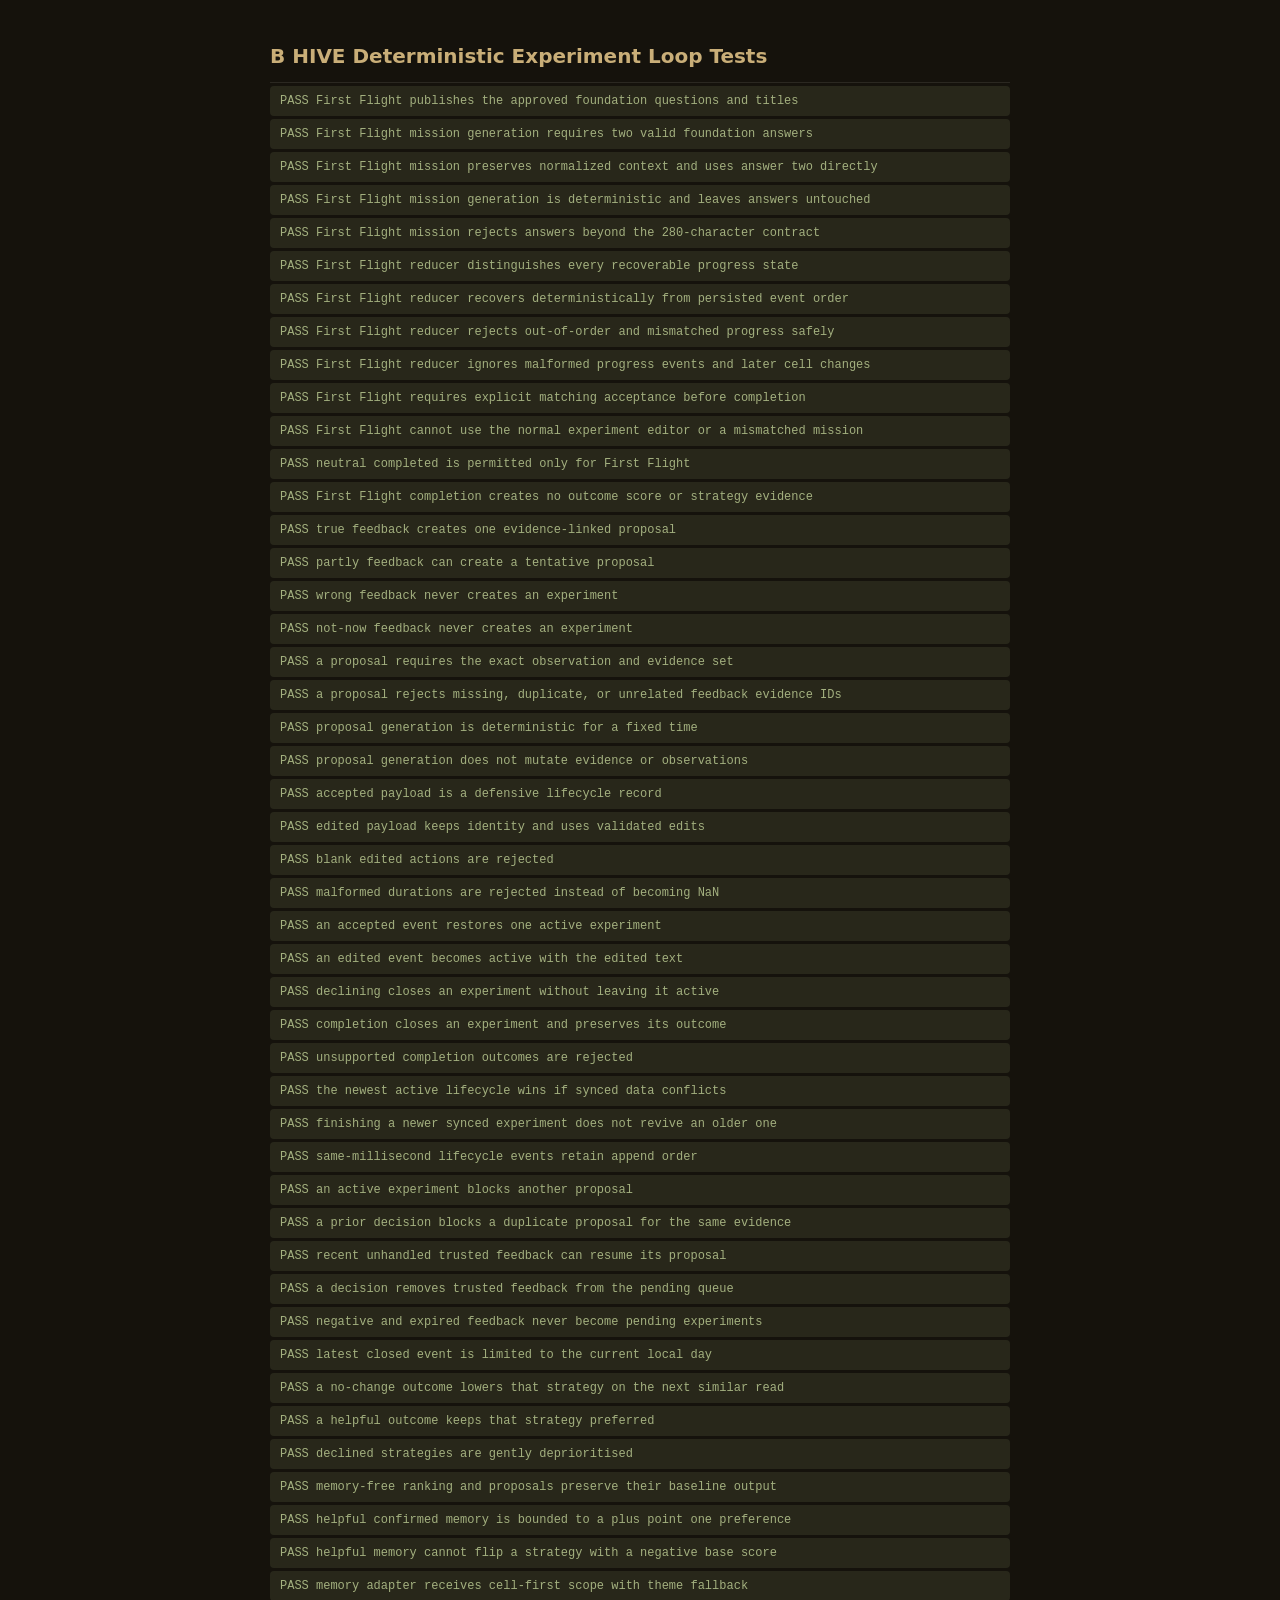
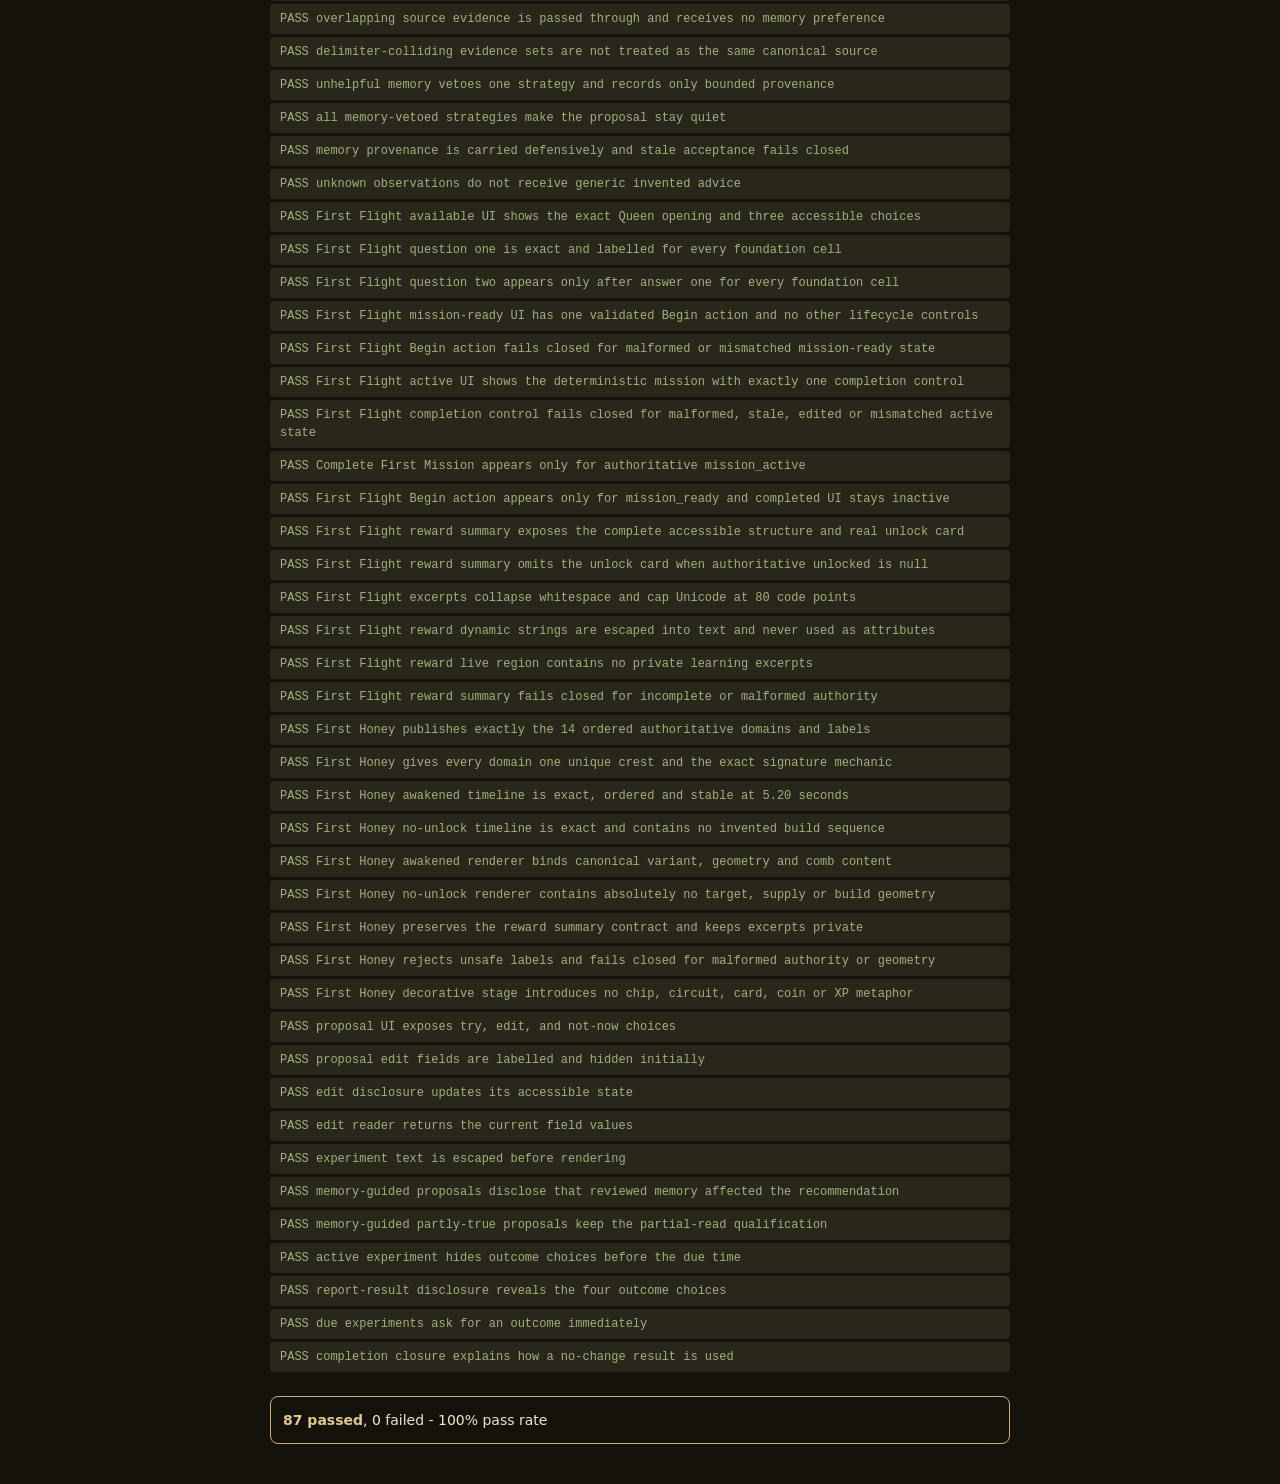
<file: tests/test-experiments.html>
<!DOCTYPE html>
<html lang="en">
<head>
<meta charset="utf-8">
<title>B HIVE Experiment Loop Tests (beta10c)</title>
<link rel="stylesheet" href="../css/app.css?test=first-flight-step3e-b-first-honey-final">
<style>
  body{background:#15120c;color:#ece4d2;font:14px/1.6 system-ui,sans-serif;max-width:780px;margin:40px auto;padding:0 20px}
  h1{color:#c9ae78;font-size:20px;border-bottom:1px solid rgba(237,228,210,.1);padding-bottom:10px}
  .test{padding:6px 10px;margin:3px 0;border-radius:4px;font:12px/1.5 monospace}
  .pass{background:rgba(148,160,109,.15);color:#a3b07f}.fail{background:rgba(207,140,84,.2);color:#cf8c54}
  .summary{margin-top:24px;padding:12px;border:1px solid #c9ae78;border-radius:8px}.summary b{color:#e2c890}
</style>
</head>
<body>
<h1>B HIVE Deterministic Experiment Loop Tests</h1>
<div id="results"></div>
<div id="sandbox" hidden></div>
<script src="../js/bhive-data.js?test=beta10c-stage4"></script>
<script src="../js/bhive-engine.js?test=beta10c-stage4"></script>
<script src="../js/bhive-learning.js?test=beta10c-stage4"></script>
<script src="../js/bhive-inference.js?test=beta10c-stage4"></script>
<script src="../js/bhive-memory-use.js?test=beta10c-stage5c-fix2"></script>
<script src="../js/bhive-experiments.js?test=beta10c-stage5c-fix2"></script>
<script src="../js/ui-experiments.js?test=first-flight-step3e-b-first-honey-final"></script>
<script src="./fixtures/learning-fixtures.js?test=beta10c-stage4"></script>
<script>
(function(){
  'use strict';
  var I=BHIVE.inference,X=BHIVE.experiments,U=BHIVE.experimentUI,F=BHIVE_TEST_FIXTURES;
  var out=document.getElementById('results'),box=document.getElementById('sandbox'),passed=0,failed=0,eventSeq=0;
  function test(name,fn){
    var ok=false,msg='';
    try{ok=!!fn();}catch(e){msg=' - threw: '+e.message;}
    out.innerHTML+='<div class="test '+(ok?'pass':'fail')+'">'+(ok?'PASS ':'FAIL ')+name+msg+'</div>';
    if(ok)passed++;else failed++;
  }
  function cell(key){return F.cells.filter(function(item){return item.key===key;})[0];}
  function source(verdict,options){
    var events=F.rising(),observation=I.trendObservation(events,cell('lw'),7,F.NOW);
    var feedback=F.insightFeedback(0,observation,verdict||'true');
    var all=events.concat(feedback);
    return {
      evidence:events,
      observation:observation,
      feedback:feedback,
      events:all,
      proposal:X.proposalForFeedback(feedback,[observation],F.cells,all,F.NOW,options)
    };
  }
  function experimentEvent(type,payload,offset){
    eventSeq++;
    return {id:'experiment_fixture_'+eventSeq,type:type,ts:F.NOW+(offset||0),cellKey:payload.cellKey||null,payload:payload};
  }
  function accepted(sourceData,offset){
    var payload=X.decisionPayload(sourceData.proposal,'accepted');
    return experimentEvent('experiment_accepted',payload,offset||1);
  }
  function firstFlightEvent(type,cellKey,payload,offset){
    return BHIVE.learningTools.createEvent(type,{
      ts:F.NOW+(offset||0),cellKey:cellKey||null,payload:payload
    });
  }
  function firstFlightProgress(cellKey){
    return [
      firstFlightEvent('first_flight_available',null,{version:1},-4000),
      firstFlightEvent('first_flight_cell_selected',cellKey,{version:1},-3000),
      firstFlightEvent('first_flight_answered',cellKey,{
        version:1,question:1,answer:'The part that matters most'
      },-2000),
      firstFlightEvent('first_flight_answered',cellKey,{
        version:1,question:2,answer:'Take one small concrete step'
      },-1000)
    ];
  }
  function choice(strategyId){
    return {strategyId:strategyId,action:'Try '+strategyId,measure:'Measure '+strategyId,durationDays:3};
  }
  function provenance(id,influence){
    return {memoryId:'mem_'+id,evidenceKey:'evidence_'+id,
      feedbackEventId:'feedback_'+id,influence:influence};
  }
  function memorySignal(id,influence,delta,veto){
    var adapterInfluence=veto?'veto':'preference';
    var item=provenance(id,adapterInfluence);
    return {veto:!!veto,delta:delta||0,influence:adapterInfluence,provenance:item};
  }
  function installMemoryAdapter(signals,validator){
    BHIVE.memoryUse={
      strategySignal:function(context,candidate,scope,sourceEvidenceIds){
        var signal=typeof signals==='function'?signals(context,candidate,scope,sourceEvidenceIds):
          signals&&signals[candidate.strategyId];
        return signal?JSON.parse(JSON.stringify(signal)):null;
      },
      validateProvenance:function(item,context){
        return validator?validator(item,context):!!context&&context.valid!==false&&
          (item.influence==='preference'||item.influence==='veto');
      }
    };
  }

  test('First Flight publishes the approved foundation questions and titles',function(){
    var flight=X.FIRST_FLIGHT;
    return flight.lw.title==='Make the first move'&&
      flight.lw.questions[0]==='What feels most important in your work or direction right now?'&&
      flight.lw.questions[1]==='What is one small step you can take toward it today?'&&
      flight.health.title==='Support your health'&&
      flight.health.questions[0]==='How are your body and energy feeling right now?'&&
      flight.health.questions[1]==='What is one small thing you can do for your health today?'&&
      flight.people.title==='Strengthen the connection'&&
      flight.people.questions[0]==='Which relationship or connection needs your attention most right now?'&&
      flight.people.questions[1]==='What is one small, respectful step you can take today?';
  });
  test('First Flight mission generation requires two valid foundation answers',function(){
    return X.firstFlightMission('lw',['context'],F.NOW)===null&&
      X.firstFlightMission('money',['context','action'],F.NOW)===null&&
      X.firstFlightMission('health',['','action'],F.NOW)===null&&
      X.firstFlightMission('people',['context',''],F.NOW)===null;
  });
  test('First Flight mission preserves normalized context and uses answer two directly',function(){
    var mission=X.firstFlightMission('lw',[
      '  Finish   the beta well ',
      '  Open the notes\n and choose one fix  '
    ],F.NOW);
    return mission&&mission.sourceRead==='Finish the beta well'&&
      mission.action==='Open the notes and choose one fix'&&mission.title==='Make the first move'&&
      mission.strategyId==='first_flight_v1_lw'&&mission.observationKind==='first_flight'&&
      mission.firstFlightVersion===1&&X.isFirstFlight(mission);
  });
  test('First Flight mission generation is deterministic and leaves answers untouched',function(){
    var answers=['Protect my energy','Take a short walk'],before=JSON.stringify(answers);
    var first=X.firstFlightMission('health',answers,F.NOW);
    var second=X.firstFlightMission('health',answers,F.NOW);
    return JSON.stringify(first)===JSON.stringify(second)&&JSON.stringify(answers)===before&&
      first.experimentId.indexOf('exp_first_flight_v1_')===0;
  });
  test('First Flight mission rejects answers beyond the 280-character contract',function(){
    var tooLong=new Array(282).join('x');
    return X.firstFlightMission('people',[tooLong,'Send a message'],F.NOW)===null&&
      X.firstFlightMission('people',['Reconnect',tooLong],F.NOW)===null;
  });
  test('First Flight reducer distinguishes every recoverable progress state',function(){
    var events=firstFlightProgress('lw');
    return X.firstFlightState([])===null&&
      X.firstFlightState(events.slice(0,1)).status==='available'&&
      X.firstFlightState(events.slice(0,2)).status==='cell_selected'&&
      X.firstFlightState(events.slice(0,3)).status==='first_answer_recorded'&&
      X.firstFlightState(events).status==='mission_ready';
  });
  test('First Flight reducer recovers deterministically from persisted event order',function(){
    var events=firstFlightProgress('health'),before=JSON.stringify(events);
    var shuffled=[events[3],events[1],events[0],events[2]];
    var state=X.firstFlightState(shuffled);
    return state.status==='mission_ready'&&state.cellKey==='health'&&state.answers.length===2&&
      state.mission.title==='Support your health'&&JSON.stringify(events)===before;
  });
  test('First Flight reducer rejects out-of-order and mismatched progress safely',function(){
    var available=firstFlightEvent('first_flight_available',null,{version:1},-5000);
    var selected=firstFlightEvent('first_flight_cell_selected','lw',{version:1},-4000);
    var second=firstFlightEvent('first_flight_answered','lw',{
      version:1,question:2,answer:'Move second'
    },-3000);
    var mismatch=firstFlightEvent('first_flight_answered','health',{
      version:1,question:1,answer:'Wrong cell'
    },-2000);
    var first=firstFlightEvent('first_flight_answered','lw',{
      version:1,question:1,answer:'Move first'
    },-1000);
    var state=X.firstFlightState([available,selected,second,mismatch,first]);
    return state.status==='first_answer_recorded'&&state.cellKey==='lw'&&
      state.answers.length===1&&state.answers[0]==='Move first';
  });
  test('First Flight reducer ignores malformed progress events and later cell changes',function(){
    var events=firstFlightProgress('people').slice(0,2);
    var forged=JSON.parse(JSON.stringify(firstFlightEvent('first_flight_answered','people',{
      version:1,question:1,answer:'Reach out kindly'
    },-2000)));
    forged.id='forged_first_flight_event';
    events.push(firstFlightEvent('first_flight_cell_selected','health',{version:1},-1500),forged);
    var state=X.firstFlightState(events);
    return state.status==='cell_selected'&&state.cellKey==='people'&&state.answers.length===0;
  });
  test('First Flight requires explicit matching acceptance before completion',function(){
    var events=firstFlightProgress('lw'),ready=X.firstFlightState(events),mission=ready.mission;
    var completion=experimentEvent('experiment_completed',X.completionPayload(mission,'completed'),2);
    var beforeAccept=X.firstFlightState(events.concat(completion));
    var accept=experimentEvent('experiment_accepted',X.decisionPayload(mission,'accepted'),1);
    var active=X.firstFlightState(events.concat(accept));
    var forged=JSON.parse(JSON.stringify(X.completionPayload(mission,'completed')));
    forged.action='A mismatched completion';
    var mismatch=experimentEvent('experiment_completed',forged,1.5);
    var afterMismatch=X.firstFlightState(events.concat(accept,mismatch));
    var completed=X.firstFlightState(events.concat(accept,completion));
    return beforeAccept.status==='mission_ready'&&active.status==='mission_active'&&
      afterMismatch.status==='mission_active'&&
      completed.status==='mission_completed'&&completed.completedEventId===completion.id;
  });
  test('First Flight cannot use the normal experiment editor or a mismatched mission',function(){
    var events=firstFlightProgress('lw'),mission=X.firstFlightState(events).mission;
    var forged=JSON.parse(JSON.stringify(mission));forged.action='A different action';forged.decision='accepted';
    var accept=experimentEvent('experiment_accepted',forged,1);
    return X.decisionPayload(mission,'edited',{action:'Changed',measure:'Changed'})===null&&
      X.firstFlightState(events.concat(accept)).status==='mission_ready';
  });
  test('neutral completed is permitted only for First Flight',function(){
    var mission=X.firstFlightState(firstFlightProgress('people')).mission;
    var normal=source().proposal;
    return X.completionPayload(mission,'completed').outcome==='completed'&&
      X.completionPayload(mission,'helped')===null&&
      X.completionPayload(normal,'completed')===null&&
      X.completionPayload(normal,'helped').outcome==='helped';
  });
  test('First Flight completion creates no outcome score or strategy evidence',function(){
    var mission=X.firstFlightState(firstFlightProgress('health')).mission;
    var complete=experimentEvent('experiment_completed',X.completionPayload(mission,'completed'),1);
    var stats=X.strategyStats([complete],mission.strategyId,mission.cellKey);
    var normal=source(),helped=experimentEvent(
      'experiment_completed',X.completionPayload(normal.proposal,'helped'),2);
    var normalStats=X.strategyStats([helped],normal.proposal.strategyId,normal.proposal.cellKey);
    return stats.completed===0&&stats.declined===0&&stats.score===0&&
      normalStats.completed===1&&normalStats.score>0&&
      JSON.stringify(X.OUTCOMES)===JSON.stringify({helped:2,partly:0.75,no_change:-0.75,made_worse:-2});
  });

  test('true feedback creates one evidence-linked proposal',function(){
    var data=source(),proposal=data.proposal;
    return proposal&&proposal.insightId===data.observation.id&&
      proposal.evidenceKey===I.evidenceKey(data.observation)&&
      proposal.evidenceEventIds.length===data.observation.evidenceEventIds.length;
  });
  test('partly feedback can create a tentative proposal',function(){
    var data=source('partly');
    return data.proposal&&data.proposal.sourceVerdict==='partly';
  });
  test('wrong feedback never creates an experiment',function(){return source('wrong').proposal===null;});
  test('not-now feedback never creates an experiment',function(){return source('not_now').proposal===null;});
  test('a proposal requires the exact observation and evidence set',function(){
    var data=source();
    return X.proposalForFeedback(data.feedback,[],F.cells,data.events,F.NOW)===null;
  });
  test('a proposal rejects missing, duplicate, or unrelated feedback evidence IDs',function(){
    var data=source(),missing=JSON.parse(JSON.stringify(data.feedback));
    var duplicate=JSON.parse(JSON.stringify(data.feedback)),unrelated=JSON.parse(JSON.stringify(data.feedback));
    missing.payload.evidenceEventIds=[];
    duplicate.payload.evidenceEventIds.push(duplicate.payload.evidenceEventIds[0]);
    unrelated.payload.evidenceEventIds=['unrelated'];
    return X.proposalForFeedback(missing,[data.observation],F.cells,data.events,F.NOW)===null&&
      X.proposalForFeedback(duplicate,[data.observation],F.cells,data.events,F.NOW)===null&&
      X.proposalForFeedback(unrelated,[data.observation],F.cells,data.events,F.NOW)===null;
  });
  test('proposal generation is deterministic for a fixed time',function(){
    var data=source();
    return JSON.stringify(data.proposal)===JSON.stringify(
      X.proposalForFeedback(data.feedback,[data.observation],F.cells,data.events,F.NOW));
  });
  test('proposal generation does not mutate evidence or observations',function(){
    var data=source(),eventsBefore=JSON.stringify(data.events),observationBefore=JSON.stringify(data.observation);
    X.proposalForFeedback(data.feedback,[data.observation],F.cells,data.events,F.NOW);
    return JSON.stringify(data.events)===eventsBefore&&JSON.stringify(data.observation)===observationBefore;
  });
  test('accepted payload is a defensive lifecycle record',function(){
    var data=source(),payload=X.decisionPayload(data.proposal,'accepted');
    payload.evidenceEventIds.push('changed');
    return payload.decision==='accepted'&&data.proposal.evidenceEventIds.indexOf('changed')<0;
  });
  test('edited payload keeps identity and uses validated edits',function(){
    var data=source(),payload=X.decisionPayload(data.proposal,'edited',{
      action:'  Try my own smaller action  ',measure:'  Do it once and compare  '
    });
    return payload.experimentId===data.proposal.experimentId&&payload.decision==='edited'&&
      payload.action==='Try my own smaller action'&&payload.measure==='Do it once and compare';
  });
  test('blank edited actions are rejected',function(){
    var data=source();
    return X.decisionPayload(data.proposal,'edited',{action:' ',measure:'Done once'})===null;
  });
  test('malformed durations are rejected instead of becoming NaN',function(){
    var data=source(),malformed=JSON.parse(JSON.stringify(data.proposal));
    delete malformed.durationDays;
    return X.decisionPayload(malformed,'accepted')===null;
  });
  test('an accepted event restores one active experiment',function(){
    var data=source(),event=accepted(data),active=X.activeExperiment(data.events.concat(event));
    return active&&active.status==='active'&&active.experimentId===data.proposal.experimentId;
  });
  test('an edited event becomes active with the edited text',function(){
    var data=source(),payload=X.decisionPayload(data.proposal,'edited',{action:'Try one custom move',measure:'Complete it once'});
    var active=X.activeExperiment(data.events.concat(experimentEvent('experiment_edited',payload,1)));
    return active&&active.action==='Try one custom move'&&active.measure==='Complete it once';
  });
  test('declining closes an experiment without leaving it active',function(){
    var data=source(),accept=accepted(data,1),decline=X.declinePayload(data.proposal,'stopped');
    var events=data.events.concat([accept,experimentEvent('experiment_declined',decline,2)]);
    return X.lifecycle(events,data.proposal.experimentId).status==='declined'&&X.activeExperiment(events)===null;
  });
  test('completion closes an experiment and preserves its outcome',function(){
    var data=source(),accept=accepted(data,1),complete=X.completionPayload(data.proposal,'helped');
    var events=data.events.concat([accept,experimentEvent('experiment_completed',complete,2)]);
    var state=X.lifecycle(events,data.proposal.experimentId);
    return state.status==='completed'&&state.outcome==='helped'&&X.activeExperiment(events)===null;
  });
  test('unsupported completion outcomes are rejected',function(){
    return X.completionPayload(source().proposal,'perhaps')===null;
  });
  test('the newest active lifecycle wins if synced data conflicts',function(){
    var first=source(),second=source(),secondProposal=JSON.parse(JSON.stringify(second.proposal));
    secondProposal.experimentId='exp_second';secondProposal.insightId='obs_second';secondProposal.evidenceKey='second_evidence';
    var events=first.events.concat([accepted(first,1),experimentEvent('experiment_accepted',X.decisionPayload(secondProposal,'accepted'),2)]);
    return X.activeExperiment(events).experimentId==='exp_second';
  });
  test('finishing a newer synced experiment does not revive an older one',function(){
    var first=source(),second=source(),secondProposal=JSON.parse(JSON.stringify(second.proposal));
    secondProposal.experimentId='exp_second';secondProposal.insightId='obs_second';secondProposal.evidenceKey='second_evidence';
    var events=first.events.concat([
      accepted(first,1),
      experimentEvent('experiment_accepted',X.decisionPayload(secondProposal,'accepted'),2),
      experimentEvent('experiment_completed',X.completionPayload(secondProposal,'helped'),3)
    ]);
    return X.activeExperiment(events)===null;
  });
  test('same-millisecond lifecycle events retain append order',function(){
    var data=source(),accept=accepted(data,1),complete=experimentEvent(
      'experiment_completed',X.completionPayload(data.proposal,'helped'),1);
    var events=data.events.concat([accept,complete]);
    return X.lifecycle(events,data.proposal.experimentId).status==='completed'&&X.activeExperiment(events)===null;
  });
  test('an active experiment blocks another proposal',function(){
    var data=source(),events=data.events.concat(accepted(data));
    return X.proposalForFeedback(data.feedback,[data.observation],F.cells,events,F.NOW)===null;
  });
  test('a prior decision blocks a duplicate proposal for the same evidence',function(){
    var data=source(),decline=X.declinePayload(data.proposal,'not_now');
    var events=data.events.concat(experimentEvent('experiment_declined',decline,1));
    return X.decisionForFeedback(events,data.feedback).type==='experiment_declined'&&
      X.proposalForFeedback(data.feedback,[data.observation],F.cells,events,F.NOW)===null;
  });
  test('recent unhandled trusted feedback can resume its proposal',function(){
    var events=F.rising(),observation=I.trendObservation(events,cell('lw'),7,F.NOW);
    var feedback=F.insightFeedback(1,observation,'true'),all=events.concat(feedback);
    return X.latestPendingFeedback(all,F.NOW).id===feedback.id&&
      !!X.proposalForFeedback(feedback,[observation],F.cells,all,F.NOW);
  });
  test('a decision removes trusted feedback from the pending queue',function(){
    var events=F.rising(),observation=I.trendObservation(events,cell('lw'),7,F.NOW);
    var feedback=F.insightFeedback(1,observation,'true'),all=events.concat(feedback);
    var proposal=X.proposalForFeedback(feedback,[observation],F.cells,all,F.NOW);
    all.push(experimentEvent('experiment_declined',X.declinePayload(proposal,'not_now'),1));
    return X.latestPendingFeedback(all,F.NOW)===null;
  });
  test('negative and expired feedback never become pending experiments',function(){
    var events=F.rising(),observation=I.trendObservation(events,cell('lw'),7,F.NOW);
    var wrong=F.insightFeedback(1,observation,'wrong');
    var expired=F.insightFeedback(8,observation,'true');
    return X.latestPendingFeedback(events.concat([wrong,expired]),F.NOW)===null;
  });
  test('latest closed event is limited to the current local day',function(){
    var data=source(),payload=X.completionPayload(data.proposal,'partly');
    var yesterday=experimentEvent('experiment_completed',payload,-F.DAY);
    var today=experimentEvent('experiment_completed',payload,2);
    return X.latestClosedToday([today,yesterday],F.NOW).id===today.id&&
      X.latestClosedToday([yesterday],F.NOW)===null;
  });
  test('a no-change outcome lowers that strategy on the next similar read',function(){
    var data=source(),firstStrategy=data.proposal.strategyId;
    var complete=X.completionPayload(data.proposal,'no_change');
    var history=[experimentEvent('experiment_completed',complete,-F.DAY)];
    var ranked=X.rankCandidates(X.candidatesFor(data.observation,F.cells),history,data.proposal.cellKey);
    return ranked[0].candidate.strategyId!==firstStrategy&&ranked[0].stats.score===0;
  });
  test('a helpful outcome keeps that strategy preferred',function(){
    var data=source(),complete=X.completionPayload(data.proposal,'helped');
    var history=[experimentEvent('experiment_completed',complete,-F.DAY)];
    var ranked=X.rankCandidates(X.candidatesFor(data.observation,F.cells),history,data.proposal.cellKey);
    return ranked[0].candidate.strategyId===data.proposal.strategyId&&ranked[0].stats.completed===1;
  });
  test('declined strategies are gently deprioritised',function(){
    var data=source(),decline=X.declinePayload(data.proposal,'not_now');
    var history=[experimentEvent('experiment_declined',decline,-F.DAY)];
    var ranked=X.rankCandidates(X.candidatesFor(data.observation,F.cells),history,data.proposal.cellKey);
    return ranked[0].candidate.strategyId!==data.proposal.strategyId;
  });
  test('memory-free ranking and proposals preserve their baseline output',function(){
    var data=source(),choices=X.candidatesFor(data.observation,F.cells);
    var baselineRank=JSON.stringify(X.rankCandidates(choices,[],data.proposal.cellKey));
    var baselineProposal=JSON.stringify(data.proposal);
    installMemoryAdapter({});
    return baselineRank===JSON.stringify(X.rankCandidates(choices,[],data.proposal.cellKey,{memoryContext:{valid:true}}))&&
      baselineProposal===JSON.stringify(X.proposalForFeedback(data.feedback,[data.observation],F.cells,
        data.events,F.NOW,{memoryContext:{valid:true}}));
  });
  test('helpful confirmed memory is bounded to a plus point one preference',function(){
    installMemoryAdapter({second:memorySignal('helpful','preferred',0.8,false)});
    var ranked=X.rankCandidates([choice('first'),choice('second')],[],'lw',{memoryContext:{valid:true}});
    return ranked[0].candidate.strategyId==='second'&&ranked[0].memoryDelta===0.1&&ranked[0].rankScore===0.1;
  });
  test('helpful memory cannot flip a strategy with a negative base score',function(){
    installMemoryAdapter({second:memorySignal('negative','preferred',0.8,false)});
    var declined={type:'experiment_declined',payload:{strategyId:'second',cellKey:'lw'}};
    var ranked=X.rankCandidates([choice('first'),choice('second')],[declined],'lw',
      {memoryContext:{valid:true}});
    var second=ranked.filter(function(item){return item.candidate.strategyId==='second';})[0];
    return ranked[0].candidate.strategyId==='first'&&second.stats.score<0&&second.memoryDelta===undefined;
  });
  test('memory adapter receives cell-first scope with theme fallback',function(){
    installMemoryAdapter(function(context,candidate,scope){
      return candidate.strategyId==='second'&&(scope==='lw'||scope==='avoidance')?
        memorySignal('scoped','preferred',0.1,false):null;
    });
    var exactCell=X.rankCandidates([choice('first'),choice('second')],[],'lw',
      {memoryContext:{valid:true},themeId:'avoidance'});
    var fallbackTheme=X.rankCandidates([choice('first'),choice('second')],[],null,
      {memoryContext:{valid:true},themeId:'avoidance'});
    var other=X.rankCandidates([choice('first'),choice('second')],[],'money',
      {memoryContext:{valid:true},themeId:'avoidance'});
    return exactCell[0].candidate.strategyId==='second'&&fallbackTheme[0].candidate.strategyId==='second'&&
      other[0].candidate.strategyId==='first';
  });
  test('overlapping source evidence is passed through and receives no memory preference',function(){
    var data=source(),overlap=data.observation.evidenceEventIds[0];
    installMemoryAdapter(function(context,candidate,scope,sourceEvidenceIds){
      if(sourceEvidenceIds.indexOf(context.overlap)>=0)return null;
      return candidate.strategyId==='visible_finish'?memorySignal('overlap','preferred',0.1,false):null;
    });
    var proposal=X.proposalForFeedback(data.feedback,[data.observation],F.cells,data.events,F.NOW,
      {memoryContext:{valid:true,overlap:overlap}});
    return proposal.strategyId===data.proposal.strategyId&&!proposal.memoryGuidance;
  });
  test('delimiter-colliding evidence sets are not treated as the same canonical source',function(){
    var data=source();
    data.feedback.payload.evidenceKey='a|b|c';
    data.feedback.payload.evidenceEventIds=['a','b|c'];
    data.observation.evidenceEventIds=['a|b','c'];
    return X.proposalForFeedback(data.feedback,[data.observation],F.cells,data.events,F.NOW)===null;
  });
  test('unhelpful memory vetoes one strategy and records only bounded provenance',function(){
    var data=source(),first=data.proposal.strategyId;
    installMemoryAdapter((function(){
      var signals={};signals[first]=memorySignal('avoid','avoided',0,true);return signals;
    })());
    var proposal=X.proposalForFeedback(data.feedback,[data.observation],F.cells,data.events,F.NOW,
      {memoryContext:{valid:true}});
    return proposal&&proposal.strategyId!==first&&proposal.memoryGuidance.length===1&&
      proposal.memoryGuidance[0].influence==='avoided'&&!proposal.memoryGuidance[0].statement;
  });
  test('all memory-vetoed strategies make the proposal stay quiet',function(){
    var data=source(),choices=X.candidatesFor(data.observation,F.cells),signals={};
    choices.forEach(function(item,index){signals[item.strategyId]=memorySignal('veto_'+index,'avoided',0,true);});
    installMemoryAdapter(signals);
    return X.proposalForFeedback(data.feedback,[data.observation],F.cells,data.events,F.NOW,
      {memoryContext:{valid:true}})===null;
  });
  test('memory provenance is carried defensively and stale acceptance fails closed',function(){
    var data=source(),choices=X.candidatesFor(data.observation,F.cells),preferred=choices[1].strategyId;
    var signals={};signals[preferred]=memorySignal('carry','preferred',0.1,false);
    installMemoryAdapter(signals,function(item,context){return !!context&&context.version==='current'&&!!item.memoryId;});
    var context={version:'current'};
    var proposal=X.proposalForFeedback(data.feedback,[data.observation],F.cells,data.events,F.NOW,
      {memoryContext:context});
    var accepted=X.decisionPayload(proposal,'accepted',null,context);
    accepted.memoryGuidance[0].memoryId='changed';
    return proposal.memoryGuidance.length===1&&accepted.decision==='accepted'&&
      proposal.memoryGuidance[0].memoryId==='mem_carry'&&
      X.decisionPayload(proposal,'accepted')===null&&
      X.decisionPayload(proposal,'accepted',null,{version:'stale'})===null;
  });
  test('unknown observations do not receive generic invented advice',function(){
    return X.candidatesFor({kind:'unknown',cellKeys:['lw']},F.cells).length===0;
  });

  test('First Flight available UI shows the exact Queen opening and three accessible choices',function(){
    var state=X.firstFlightState(firstFlightProgress('lw').slice(0,1));
    box.innerHTML=U.renderFirstFlight(state);
    var choices=box.querySelectorAll('.ff-cell-choice');
    return box.querySelector('.ff-title').textContent==='What needs your attention most right now?'&&
      choices.length===3&&Array.prototype.map.call(choices,function(button){
        return button.textContent;
      }).join('|')==='Life & Work|Health|People'&&
      box.querySelector('.ff-status').getAttribute('aria-live')==='polite';
  });
  test('First Flight question one is exact and labelled for every foundation cell',function(){
    var expected={
      lw:'What feels most important in your work or direction right now?',
      health:'How are your body and energy feeling right now?',
      people:'Which relationship or connection needs your attention most right now?'
    };
    return Object.keys(expected).every(function(cellKey){
      var state=X.firstFlightState(firstFlightProgress(cellKey).slice(0,2));
      box.innerHTML=U.renderFirstFlight(state);
      var input=box.querySelector('.ff-answer'),label=box.querySelector('.ff-question');
      return label.textContent===expected[cellKey]&&label.getAttribute('for')===input.id&&
        input.maxLength===280&&input.required&&box.querySelector('.ff-counter').textContent==='0 / 280';
    });
  });
  test('First Flight question two appears only after answer one for every foundation cell',function(){
    var expected={
      lw:'What is one small step you can take toward it today?',
      health:'What is one small thing you can do for your health today?',
      people:'What is one small, respectful step you can take today?'
    };
    return Object.keys(expected).every(function(cellKey){
      var events=firstFlightProgress(cellKey);
      box.innerHTML=U.renderFirstFlight(X.firstFlightState(events.slice(0,2)));
      var before=box.textContent;
      box.innerHTML=U.renderFirstFlight(X.firstFlightState(events.slice(0,3)));
      return before.indexOf(expected[cellKey])<0&&
        box.querySelector('.ff-question').textContent===expected[cellKey]&&
        box.querySelector('.ff-form').getAttribute('data-question')==='2';
    });
  });
  test('First Flight mission-ready UI has one validated Begin action and no other lifecycle controls',function(){
    var state=X.firstFlightState(firstFlightProgress('people'));
    box.innerHTML=U.renderFirstFlight(state);
    var begin=box.querySelector('.ff-begin');
    return box.querySelector('.ff-title').textContent==='Your First Mission is ready.'&&
      box.querySelector('.ff-mission h3').textContent==='Strengthen the connection'&&
      box.querySelector('.ff-mission-action').textContent==='Take one small concrete step'&&
      box.querySelectorAll('button,textarea,input,select').length===1&&!!begin&&
      begin.type==='button'&&begin.textContent==='Begin First Mission'&&
      !box.querySelector('.td-exp-accept,.td-exp-edit,.td-exp-outcome,.td-exp-decline');
  });
  test('First Flight Begin action fails closed for malformed or mismatched mission-ready state',function(){
    var ready=X.firstFlightState(firstFlightProgress('lw'));
    var malformed=JSON.parse(JSON.stringify(ready));
    var mismatched=JSON.parse(JSON.stringify(ready));
    malformed.mission.action='Changed outside the deterministic generator';
    mismatched.answers[1]='A different staged answer';
    return U.firstFlightMissionForState(malformed)===null&&
      U.firstFlightMissionForState(mismatched)===null&&
      U.renderFirstFlight(malformed)===''&&U.renderFirstFlight(mismatched)==='';
  });
  test('First Flight active UI shows the deterministic mission with exactly one completion control',function(){
    var events=firstFlightProgress('lw'),ready=X.firstFlightState(events);
    var accept=experimentEvent('experiment_accepted',X.decisionPayload(ready.mission,'accepted'),1);
    var active=X.firstFlightState(events.concat(accept));
    box.innerHTML=U.renderFirstFlight(active);
    var complete=box.querySelector('.ff-complete');
    return box.querySelector('.ff-title').textContent==='Your First Mission is active.'&&
      box.querySelector('.ff-progress').textContent==='In progress'&&
      box.querySelector('.ff-mission h3').textContent==='Make the first move'&&
      box.querySelector('.ff-mission-action').textContent==='Take one small concrete step'&&
      box.querySelectorAll('button,textarea,input,select').length===1&&!!complete&&
      complete.type==='button'&&complete.textContent==='Complete First Mission'&&
      complete.tabIndex===0&&!complete.disabled&&
      complete.getAttribute('aria-describedby')==='ff-status'&&
      !box.querySelector('.td-exp-accept,.td-exp-edit,.td-exp-outcome,.td-exp-decline');
  });
  test('First Flight completion control fails closed for malformed, stale, edited or mismatched active state',function(){
    var events=firstFlightProgress('lw'),ready=X.firstFlightState(events);
    var accept=experimentEvent('experiment_accepted',X.decisionPayload(ready.mission,'accepted'),1);
    var active=X.firstFlightState(events.concat(accept));
    var variants=['selectedEventId','acceptedEventId','answerEventIds','cellKey','mission','answers'].map(function(kind){
      var state=JSON.parse(JSON.stringify(active));
      if(kind==='selectedEventId')delete state.selectedEventId;
      if(kind==='acceptedEventId')delete state.acceptedEventId;
      if(kind==='answerEventIds')state.answerEventIds[1]=state.answerEventIds[0];
      if(kind==='cellKey')state.cellKey=null;
      if(kind==='mission')state.mission.action='Edited outside the deterministic mission';
      if(kind==='answers')state.answers[1]='A stale answer that does not match';
      return state;
    });
    var stale=JSON.parse(JSON.stringify(active));
    stale.mission.createdAt=0;
    variants.push(stale);
    return U.firstFlightCompletionMission(active)!==null&&
      variants.every(function(state){
        return U.firstFlightCompletionMission(state)===null&&U.renderFirstFlight(state)==='';
      });
  });
  test('Complete First Mission appears only for authoritative mission_active',function(){
    var events=firstFlightProgress('lw'),ready=X.firstFlightState(events);
    var accept=experimentEvent('experiment_accepted',X.decisionPayload(ready.mission,'accepted'),1);
    var active=X.firstFlightState(events.concat(accept));
    var complete=experimentEvent('experiment_completed',X.completionPayload(ready.mission,'completed'),2);
    var states=[
      X.firstFlightState(events.slice(0,1)),
      X.firstFlightState(events.slice(0,2)),
      X.firstFlightState(events.slice(0,3)),
      ready,
      X.firstFlightState(events.concat([accept,complete]))
    ];
    var absent=states.every(function(state){
      box.innerHTML=U.renderFirstFlight(state);
      return box.querySelectorAll('.ff-complete').length===0;
    });
    box.innerHTML=U.renderFirstFlight(active);
    return absent&&box.querySelectorAll('.ff-complete').length===1;
  });
  test('First Flight Begin action appears only for mission_ready and completed UI stays inactive',function(){
    var events=firstFlightProgress('lw'),ready=X.firstFlightState(events);
    var accept=experimentEvent('experiment_accepted',X.decisionPayload(ready.mission,'accepted'),1);
    var complete=experimentEvent('experiment_completed',X.completionPayload(ready.mission,'completed'),2);
    var completed=X.firstFlightState(events.concat([accept,complete]));
    box.innerHTML=U.renderFirstFlight(ready);
    var readyBegin=box.querySelectorAll('.ff-begin').length;
    box.innerHTML=U.renderFirstFlight(X.firstFlightState(events.slice(0,3)));
    var answerBegin=box.querySelectorAll('.ff-begin').length;
    box.innerHTML=U.renderFirstFlight(X.firstFlightState(events.concat(accept)));
    var activeBegin=box.querySelectorAll('.ff-begin').length;
    return readyBegin===1&&answerBegin===0&&activeBegin===0&&U.renderFirstFlight(completed)==='';
  });
  function firstFlightRewardModel(unlocked){
    return {
      cellKey:'lw',cellLabel:'Main Project',worker:{age:3,b:0.5,p:0.5},
      learningExcerpts:['Finishing the beta matters most','Complete one focused beta task'],
      unlocked:unlocked
    };
  }
  function firstFlightCombGeometry(unlocked){
    var geometry={
      width:600,height:600,coreX:300,coreY:300,chosenX:400,chosenY:300,
      flightStartX:331,flightStartY:300,flightControlX:350,flightControlY:240
    };
    if(unlocked){geometry.targetX=500;geometry.targetY=300;}
    return geometry;
  }
  test('First Flight reward summary exposes the complete accessible structure and real unlock card',function(){
    var model=firstFlightRewardModel({cellKey:'craft',label:'Creative craft'});
    model.supportingLabel='Your Life & Work choice';
    box.innerHTML=U.renderFirstFlightRewardSummary(model);
    var root=box.querySelector('.ff-reward-summary[data-first-flight-reward]');
    var titles=Array.prototype.map.call(root.querySelectorAll('.ff-reward-card-title'),function(item){
      return item.textContent;
    });
    return !!root&&root.getAttribute('role')==='dialog'&&root.tabIndex===-1&&
      root.getAttribute('aria-labelledby')==='ff-reward-title'&&
      root.querySelector('#ff-reward-title').textContent==='FIRST FLIGHT COMPLETE'&&
      titles.join('|')==='WORKER JOINED|2 LEARNINGS KEPT|CELL AWAKENED \u2014 Creative craft'&&
      root.querySelector('.ff-reward-worker .ff-reward-cell-label').textContent==='Main Project'&&
      root.querySelectorAll('.ff-reward-excerpt').length===2&&
      root.querySelectorAll('.ff-reward-supporting').length===1&&
      root.querySelector('.ff-enter-hive').type==='button'&&
      root.querySelector('.ff-enter-hive').textContent==='ENTER THE HIVE';
  });
  test('First Flight reward summary omits the unlock card when authoritative unlocked is null',function(){
    var model=firstFlightRewardModel(null);
    model.supportingLabel='  Your   Life & Work\nchoice  ';
    box.innerHTML=U.renderFirstFlightRewardSummary(model);
    return !!box.querySelector('[data-first-flight-reward]')&&
      !box.querySelector('.ff-reward-unlock')&&
      box.querySelector('.ff-reward-supporting').textContent==='Your Life & Work choice'&&
      box.querySelectorAll('.ff-reward-supporting').length===1;
  });
  test('First Flight excerpts collapse whitespace and cap Unicode at 80 code points',function(){
    var long=Array(82).join('\ud83d\udc1d'),shortened=U.firstFlightExcerpt(long);
    var exact=Array(81).join('\ud83d\udc1d');
    return U.firstFlightExcerpt('  one\n\t two   three  ')==='one two three'&&
      Array.from(shortened).length===80&&shortened.charAt(shortened.length-1)==='\u2026'&&
      shortened.split('\u2026').length===2&&
      U.firstFlightExcerpt(exact)===exact&&U.firstFlightExcerpt(null)==='';
  });
  test('First Flight reward dynamic strings are escaped into text and never used as attributes',function(){
    var unsafe='\"><img src=x onerror=alert(1)>',model=firstFlightRewardModel({
      cellKey:'craft\" data-forged="yes',label:unsafe
    });
    model.cellKey='lw\" data-forged="yes';
    model.cellLabel=unsafe;
    model.learningExcerpts=[unsafe,'<svg onload=alert(2)>unsafe</svg>'];
    model.supportingLabel='<b data-forged="yes">Supporting label</b>';
    box.innerHTML=U.renderFirstFlightRewardSummary(model);
    var root=box.firstElementChild,attributes=Array.prototype.slice.call(
      root.querySelectorAll('*')).reduce(function(all,node){
        return all.concat(Array.prototype.slice.call(node.attributes));
      },Array.prototype.slice.call(root.attributes));
    return !root.querySelector('img,script,[onerror],[data-forged]')&&
      root.querySelector('.ff-reward-cell-label').textContent===unsafe&&
      root.querySelectorAll('.ff-reward-excerpt')[0].textContent===unsafe&&
      root.querySelectorAll('.ff-reward-excerpt')[1].textContent==='<svg onload=alert(2)>unsafe</svg>'&&
      attributes.every(function(attribute){
        return attribute.value.indexOf('<img')<0&&attribute.value.indexOf('<svg')<0&&
          attribute.value.indexOf('data-forged')<0;
      });
  });
  test('First Flight reward live region contains no private learning excerpts',function(){
    var model=firstFlightRewardModel(null);
    model.learningExcerpts=['Private memory alpha','Private memory beta'];
    box.innerHTML=U.renderFirstFlightRewardSummary(model);
    var live=box.querySelector('.ff-reward-live'),excerpts=box.querySelectorAll('.ff-reward-excerpt');
    return box.querySelectorAll('[role="status"][aria-live="polite"][aria-atomic="true"]').length===1&&
      live.textContent==='First Flight complete. Two learnings kept.'&&
      live.textContent.indexOf('Private memory')<0&&
      Array.prototype.every.call(excerpts,function(excerpt){
        return !excerpt.hasAttribute('role')&&!excerpt.hasAttribute('aria-live');
      });
  });
  test('First Flight reward summary fails closed for incomplete or malformed authority',function(){
    var valid=firstFlightRewardModel(null);
    var variants=[null,{},
      Object.assign({},valid,{cellKey:''}),
      Object.assign({},valid,{cellLabel:'  '}),
      Object.assign({},valid,{worker:null}),
      Object.assign({},valid,{worker:[]}),
      Object.assign({},valid,{worker:{age:3,b:0.5,p:0.4}}),
      Object.assign({},valid,{worker:{age:3,b:0.5,p:0.5,id:'invented'}}),
      Object.assign({},valid,{learningExcerpts:['only one']}),
      Object.assign({},valid,{learningExcerpts:['one','  ']}),
      Object.assign({},valid,{learningExcerpts:['one','two','three']}),
      Object.assign({},valid,{unlocked:undefined}),
      Object.assign({},valid,{unlocked:{cellKey:'',label:'Creative craft'}}),
      Object.assign({},valid,{unlocked:{cellKey:'craft',label:'  '}})
    ];
    return variants.every(function(model){return U.renderFirstFlightRewardSummary(model)==='';});
  });
  test('First Honey publishes exactly the 14 ordered authoritative domains and labels',function(){
    var domains=U.firstFlightCombDomains();
    var expectedKeys='lw|free|craft|money|career|growth|finance|health|people|identity|clients|ink|side|recruit';
    var expectedLabels='Main Project|Freedom|Craft|Money|Career|Growth|Next Path|Health|People|Identity|Client Work|Play|Side Builds|New Ideas';
    return domains.length===14&&
      domains.map(function(domain){return domain.key;}).join('|')===expectedKeys&&
      domains.map(function(domain){return domain.label;}).join('|')===expectedLabels&&
      domains[13].key==='recruit'&&domains[13].label==='New Ideas'&&
      domains.every(function(domain){
        var lookup=U.firstFlightCombDomain(domain.key);
        return lookup&&lookup.key===domain.key&&lookup.label===domain.label&&
          lookup.signature===domain.signature&&lookup.crest===domain.crest;
      })&&U.firstFlightCombDomain('unknown')===null;
  });
  test('First Honey gives every domain one unique crest and the exact signature mechanic',function(){
    var domains=U.firstFlightCombDomains();
    var signatures='keystone|open-gate|facet-snap|store-caps|level-course|inner-ring|fork-choice|living-pulse|linked-points|mirror-axis|handoff|loose-loop|annex-dock|bench-row';
    var crestMarkup=domains.map(function(domain){return domain.crest;});
    return domains.map(function(domain){return domain.signature;}).join('|')===signatures&&
      new Set(crestMarkup).size===14&&domains.every(function(domain){
        var model=firstFlightRewardModel({cellKey:domain.key,label:domain.label});
        var summary=U.renderFirstFlightRewardSummary(model);
        var markup=U.renderFirstFlightCombCeremony(
          model,firstFlightCombGeometry(true),summary);
        box.innerHTML=markup;
        var root=box.querySelector('[data-first-flight-comb]');
        var build=root&&root.querySelector('.ff-comb-build');
        return /<(?:path|polygon|circle|line)\b/.test(domain.crest)&&root&&
          root.classList.contains('ff-comb-signature-'+domain.signature)&&
          build&&build.getAttribute('data-comb-domain')===domain.key&&
          build.getAttribute('data-comb-signature')===domain.signature&&
          markup.indexOf(domain.crest)>=0;
      });
  });
  test('First Honey awakened timeline is exact, ordered and stable at 5.20 seconds',function(){
    var timeline=U.firstFlightCombTimeline({cellKey:'craft'});
    var expected='hush@0|skip@100|target@220|launch@280|flight@350|impact@1050|impact-label@1130|supply@1330|impact-clear@1500|construct@1750|lock@3030|delivery@3120|memory-one@3210|memory-two@3630|crest@4050|signature@4320|register@4700|enter@5010|settled@5200';
    return timeline.variant==='awakened'&&timeline.stable===5200&&timeline.watchdog===6200&&
      timeline.events.map(function(event){return event.phase+'@'+event.at;}).join('|')===expected&&
      timeline.events.every(function(event,index,events){
        return index===0||event.at>=events[index-1].at;
      });
  });
  test('First Honey no-unlock timeline is exact and contains no invented build sequence',function(){
    var timeline=U.firstFlightCombTimeline(null);
    var expected='hush@0|skip@100|target@220|launch@280|flight@350|impact@1050|impact-label@1130|register@1330|impact-clear@1500|receipts@1700|memory-one@2100|memory-two@2520|enter@3000|settled@3500';
    var forbidden=['supply','construct','lock','delivery','crest','signature'];
    return timeline.variant==='no-unlock'&&timeline.stable===3500&&timeline.watchdog===4300&&
      timeline.events.map(function(event){return event.phase+'@'+event.at;}).join('|')===expected&&
      timeline.events.every(function(event,index,events){
        return (index===0||event.at>=events[index-1].at)&&forbidden.indexOf(event.phase)<0;
      });
  });
  test('First Honey awakened renderer binds canonical variant, geometry and comb content',function(){
    var model=firstFlightRewardModel({cellKey:'craft',label:'Craft'});
    model.supportingLabel='Your Life & Work choice';
    var summary=U.renderFirstFlightRewardSummary(model);
    var markup=U.renderFirstFlightCombCeremony(model,firstFlightCombGeometry(true),summary);
    box.innerHTML=markup;
    var root=box.querySelector('.ff-comb-ceremony[data-first-flight-comb]');
    var build=root&&root.querySelector('.ff-comb-build');
    var style=root&&root.style;
    return root&&root.getAttribute('data-comb-variant')==='awakened'&&
      root.getAttribute('data-comb-phase')==='hush'&&
      root.classList.contains('ff-comb-signature-facet-snap')&&
      style.getPropertyValue('--ff-comb-core-x')==='300px'&&
      style.getPropertyValue('--ff-comb-chosen-x')==='400px'&&
      style.getPropertyValue('--ff-comb-target-x')==='500px'&&
      style.getPropertyValue('--ff-comb-supply-x')==='100px'&&
      root.querySelector('.ff-comb-flight-trail').getAttribute('d')==='M 331 300 Q 350 240 400 300'&&
      root.querySelector('.ff-comb-supply-line').getAttribute('d')==='M 432 300 L 461.6 300'&&
      root.querySelector('.ff-comb-notch').getAttribute('d')==='M -39 -2 L -43 0 L -39 2'&&
      build&&build.getAttribute('data-comb-domain')==='craft'&&
      build.getAttribute('data-comb-signature')==='facet-snap'&&
      build.querySelectorAll('.ff-comb-wall').length===6&&
      build.querySelectorAll('.ff-comb-memory').length===2&&
      build.querySelector('.ff-comb-build-label').textContent==='Craft'&&
      root.querySelector('.ff-comb-chosen-label').textContent==='Main Project'&&
      root.querySelector('.ff-comb-worker-count').textContent==='WORKERS 1'&&
      root.querySelector('.ff-comb-stage').getAttribute('aria-hidden')==='true'&&
      root.querySelector('.ff-comb-register-preview').hasAttribute('inert')&&
      root.querySelector('.ff-comb-skip').type==='button'&&
      root.querySelector('.ff-comb-skip').textContent==='SKIP ANIMATION'&&
      markup.indexOf(summary)>=0;
  });
  test('First Honey no-unlock renderer contains absolutely no target, supply or build geometry',function(){
    var model=firstFlightRewardModel(null);
    var summary=U.renderFirstFlightRewardSummary(model);
    var markup=U.renderFirstFlightCombCeremony(model,firstFlightCombGeometry(false),summary);
    box.innerHTML=markup;
    var root=box.querySelector('.ff-comb-ceremony[data-first-flight-comb]');
    return root&&root.getAttribute('data-comb-variant')==='no-unlock'&&
      root.classList.contains('ff-comb-variant-no-unlock')&&
      root.querySelectorAll('.ff-comb-build,.ff-comb-supply-line,.ff-comb-supply-bead').length===0&&
      root.querySelectorAll('[data-comb-domain],[data-comb-signature]').length===0&&
      root.getAttribute('style').indexOf('--ff-comb-target-')<0&&
      root.getAttribute('style').indexOf('--ff-comb-supply-')<0&&
      root.querySelectorAll('.ff-reward-unlock').length===0&&
      root.querySelectorAll('.ff-reward-summary[data-first-flight-reward]').length===1;
  });
  test('First Honey preserves the reward summary contract and keeps excerpts private',function(){
    var model=firstFlightRewardModel({cellKey:'craft',label:'Craft'});
    model.supportingLabel='Your Life & Work choice';
    model.learningExcerpts=['Private memory alpha zeta','Private memory beta zeta'];
    var summaryHTML=U.renderFirstFlightRewardSummary(model);
    var expectedHost=document.createElement('div');
    expectedHost.innerHTML=summaryHTML;
    var ceremonyHTML=U.renderFirstFlightCombCeremony(
      model,firstFlightCombGeometry(true),summaryHTML);
    box.innerHTML=ceremonyHTML;
    var root=box.querySelector('[data-first-flight-comb]');
    var summary=root&&root.querySelector('.ff-reward-summary[data-first-flight-reward]');
    var stage=root&&root.querySelector('.ff-comb-stage');
    var live=summary&&summary.querySelector('.ff-reward-live');
    var titles=summary?Array.prototype.map.call(
      summary.querySelectorAll('.ff-reward-card-title'),function(node){return node.textContent;}):[];
    var order=summary?Array.prototype.map.call(summary.children,function(node){
      return node.className.split(' ')[0];
    }):[];
    return root&&summary&&summary.outerHTML===expectedHost.firstElementChild.outerHTML&&
      root.querySelectorAll('.ff-reward-summary[data-first-flight-reward]').length===1&&
      !stage.contains(summary)&&stage.textContent.indexOf('Private memory')<0&&
      live.textContent==='First Flight complete. Two learnings kept.'&&
      live.textContent.indexOf('Private memory')<0&&
      summary.querySelector('#ff-reward-title').textContent==='FIRST FLIGHT COMPLETE'&&
      summary.getAttribute('role')==='dialog'&&summary.tabIndex===-1&&
      summary.getAttribute('aria-labelledby')==='ff-reward-title'&&
      titles.join('|')==='WORKER JOINED|2 LEARNINGS KEPT|CELL AWAKENED \u2014 Craft'&&
      order.join('|')==='ff-reward-live|ff-reward-title|ff-reward-grid|ff-reward-support|ff-enter-hive'&&
      summary.querySelector('.ff-enter-hive').textContent==='ENTER THE HIVE'&&
      root.querySelectorAll('.ff-reward-excerpt').length===2&&
      ceremonyHTML.split('Private memory alpha zeta').length===2&&
      ceremonyHTML.split('Private memory beta zeta').length===2;
  });
  test('First Honey rejects unsafe labels and fails closed for malformed authority or geometry',function(){
    var unsafe='\"><img src=x onerror=alert(1) data-forged="yes">';
    var unsafeModel=firstFlightRewardModel({cellKey:'craft',label:unsafe});
    unsafeModel.cellLabel=unsafe;
    var unsafeSummary=U.renderFirstFlightRewardSummary(unsafeModel);
    var unsafeHost=document.createElement('div');
    unsafeHost.innerHTML=unsafeSummary;
    var unsafeCeremony=U.renderFirstFlightCombCeremony(
      unsafeModel,firstFlightCombGeometry(true),unsafeSummary);
    var valid=firstFlightRewardModel({cellKey:'craft',label:'Craft'});
    var validSummary=U.renderFirstFlightRewardSummary(valid);
    var geometry=firstFlightCombGeometry(true);
    var invalidModels=[null,{},[],
      Object.assign({},valid,{cellKey:' '}),
      Object.assign({},valid,{cellLabel:' '}),
      Object.assign({},valid,{unlocked:undefined}),
      Object.assign({},valid,{unlocked:{cellKey:'unknown',label:'Unknown'}}),
      Object.assign({},valid,{unlocked:{cellKey:'craft',label:' '}})
    ];
    var invalidGeometry=[null,[],{},
      Object.assign({},geometry,{width:0}),
      Object.assign({},geometry,{height:Infinity}),
      Object.assign({},geometry,{flightStartX:undefined}),
      Object.assign({},geometry,{flightStartY:NaN}),
      Object.assign({},geometry,{flightControlX:undefined}),
      Object.assign({},geometry,{targetX:undefined}),
      Object.assign({},geometry,{targetY:NaN})
    ];
    return unsafeSummary&&unsafeCeremony===''&&
      !unsafeHost.querySelector('img,script,[onerror],[data-forged]')&&
      unsafeHost.querySelector('.ff-reward-cell-label').textContent===unsafe&&
      unsafeHost.querySelector('.ff-reward-unlock').textContent.indexOf(unsafe)>=0&&
      invalidModels.every(function(model){
        return U.renderFirstFlightCombCeremony(model,geometry,validSummary)==='';
      })&&invalidGeometry.every(function(item){
        return U.renderFirstFlightCombCeremony(valid,item,validSummary)==='';
      })&&U.renderFirstFlightCombCeremony(valid,geometry,'')===''&&
      U.renderFirstFlightCombCeremony(
        valid,geometry,'<div data-first-flight-reward></div>')==='';
  });
  test('First Honey decorative stage introduces no chip, circuit, card, coin or XP metaphor',function(){
    var model=firstFlightRewardModel({cellKey:'craft',label:'Craft'});
    var summary=U.renderFirstFlightRewardSummary(model);
    box.innerHTML=U.renderFirstFlightCombCeremony(
      model,firstFlightCombGeometry(true),summary);
    var stage=box.querySelector('.ff-comb-stage');
    var ceremonyOnly=(stage.innerHTML+' '+stage.textContent).toLowerCase();
    return !/\b(?:chip|circuit|card|coin|xp)\b/.test(ceremonyOnly)&&
      !stage.querySelector(
        '[class*="chip"],[class*="circuit"],[class*="card"],[class*="coin"],[class*="xp"]');
  });

  test('proposal UI exposes try, edit, and not-now choices',function(){
    var data=source();box.innerHTML=U.renderProposal(data.proposal);
    return box.querySelectorAll('.td-exp-actions .td-exp-btn').length===3&&
      box.firstElementChild.getAttribute('tabindex')==='-1'&&!!box.querySelector('.td-exp-accept')&&
      !!box.querySelector('.td-exp-edit')&&!!box.querySelector('.td-exp-decline');
  });
  test('proposal edit fields are labelled and hidden initially',function(){
    var data=source();box.innerHTML=U.renderProposal(data.proposal);
    var editor=box.querySelector('.td-exp-editor'),button=box.querySelector('.td-exp-edit');
    return editor.hidden&&button.getAttribute('aria-controls')===editor.id&&
      editor.querySelectorAll('label').length===2&&editor.querySelectorAll('.td-exp-input[required]').length===2;
  });
  test('edit disclosure updates its accessible state',function(){
    var data=source();box.innerHTML=U.renderProposal(data.proposal);
    var button=box.querySelector('.td-exp-edit'),editor=box.querySelector('.td-exp-editor');
    return U.toggleEditor(button)===true&&!editor.hidden&&button.getAttribute('aria-expanded')==='true'&&
      U.toggleEditor(button)===false&&editor.hidden&&button.getAttribute('aria-expanded')==='false';
  });
  test('edit reader returns the current field values',function(){
    var data=source();box.innerHTML=U.renderProposal(data.proposal);
    box.querySelector('[data-exp-field="action"]').value='My changed action';
    box.querySelector('[data-exp-field="measure"]').value='My changed finish line';
    var edits=U.readEdits(box.firstElementChild);
    return edits.action==='My changed action'&&edits.measure==='My changed finish line';
  });
  test('experiment text is escaped before rendering',function(){
    var data=source(),unsafe=JSON.parse(JSON.stringify(data.proposal));
    unsafe.action='<img src=x onerror=alert(1)>';box.innerHTML=U.renderProposal(unsafe);
    return !box.querySelector('img')&&box.textContent.indexOf('<img src=x onerror=alert(1)>')>=0;
  });
  test('memory-guided proposals disclose that reviewed memory affected the recommendation',function(){
    var data=source(),guided=JSON.parse(JSON.stringify(data.proposal));
    guided.memoryGuidance=[provenance('display','preferred')];box.innerHTML=U.renderProposal(guided);
    return box.querySelector('.td-exp-source').textContent.indexOf('memory you reviewed')>=0;
  });
  test('memory-guided partly-true proposals keep the partial-read qualification',function(){
    var data=source(),guided=JSON.parse(JSON.stringify(data.proposal));
    guided.sourceVerdict='partly';guided.memoryGuidance=[provenance('partial_display','preferred')];
    box.innerHTML=U.renderProposal(guided);
    var text=box.querySelector('.td-exp-source').textContent;
    return text.indexOf('part of the read that held')>=0&&text.indexOf('memory you reviewed')>=0;
  });
  test('active experiment hides outcome choices before the due time',function(){
    var data=source(),active=JSON.parse(JSON.stringify(data.proposal));active.status='active';
    box.innerHTML=U.renderActive(active,F.NOW);
    var outcomes=box.querySelector('.td-exp-outcomes');
    return outcomes.hidden&&getComputedStyle(outcomes).display==='none'&&!!box.querySelector('.td-exp-report');
  });
  test('report-result disclosure reveals the four outcome choices',function(){
    var data=source(),active=JSON.parse(JSON.stringify(data.proposal));active.status='active';
    box.innerHTML=U.renderActive(active,F.NOW);
    var button=box.querySelector('.td-exp-report'),outcomes=box.querySelector('.td-exp-outcomes');
    return U.toggleOutcomes(button)===true&&!outcomes.hidden&&
      outcomes.querySelectorAll('.td-exp-outcome').length===4&&button.getAttribute('aria-expanded')==='true'&&
      button.getAttribute('aria-controls')===outcomes.id;
  });
  test('due experiments ask for an outcome immediately',function(){
    var data=source(),active=JSON.parse(JSON.stringify(data.proposal));active.status='active';
    box.innerHTML=U.renderActive(active,active.dueAt);
    return !box.querySelector('.td-exp-outcomes').hidden&&!box.querySelector('.td-exp-report')&&
      box.textContent.indexOf('The timebox is up')>=0;
  });
  test('completion closure explains how a no-change result is used',function(){
    var data=source(),event=experimentEvent('experiment_completed',X.completionPayload(data.proposal,'no_change'),1);
    box.innerHTML=U.renderClosed(event);
    return !!box.querySelector('.td-experiment-closed')&&box.textContent.indexOf('lower this kind of move')>=0;
  });

  if(location.search.indexOf('visual=')>=0){
    document.querySelector('h1').hidden=true;out.hidden=true;box.hidden=false;
    var preview=source();
    if(location.search.indexOf('visual=active')>=0){
      preview.proposal.status='active';box.innerHTML=U.renderActive(preview.proposal,F.NOW);
    }else box.innerHTML=U.renderProposal(preview.proposal);
  }

  out.innerHTML+='<div class="summary"><b>'+passed+' passed</b>, '+failed+' failed - '+
    Math.round(passed/(passed+failed)*100)+'% pass rate</div>';
})();
</script>
</body>
</html>
</file>
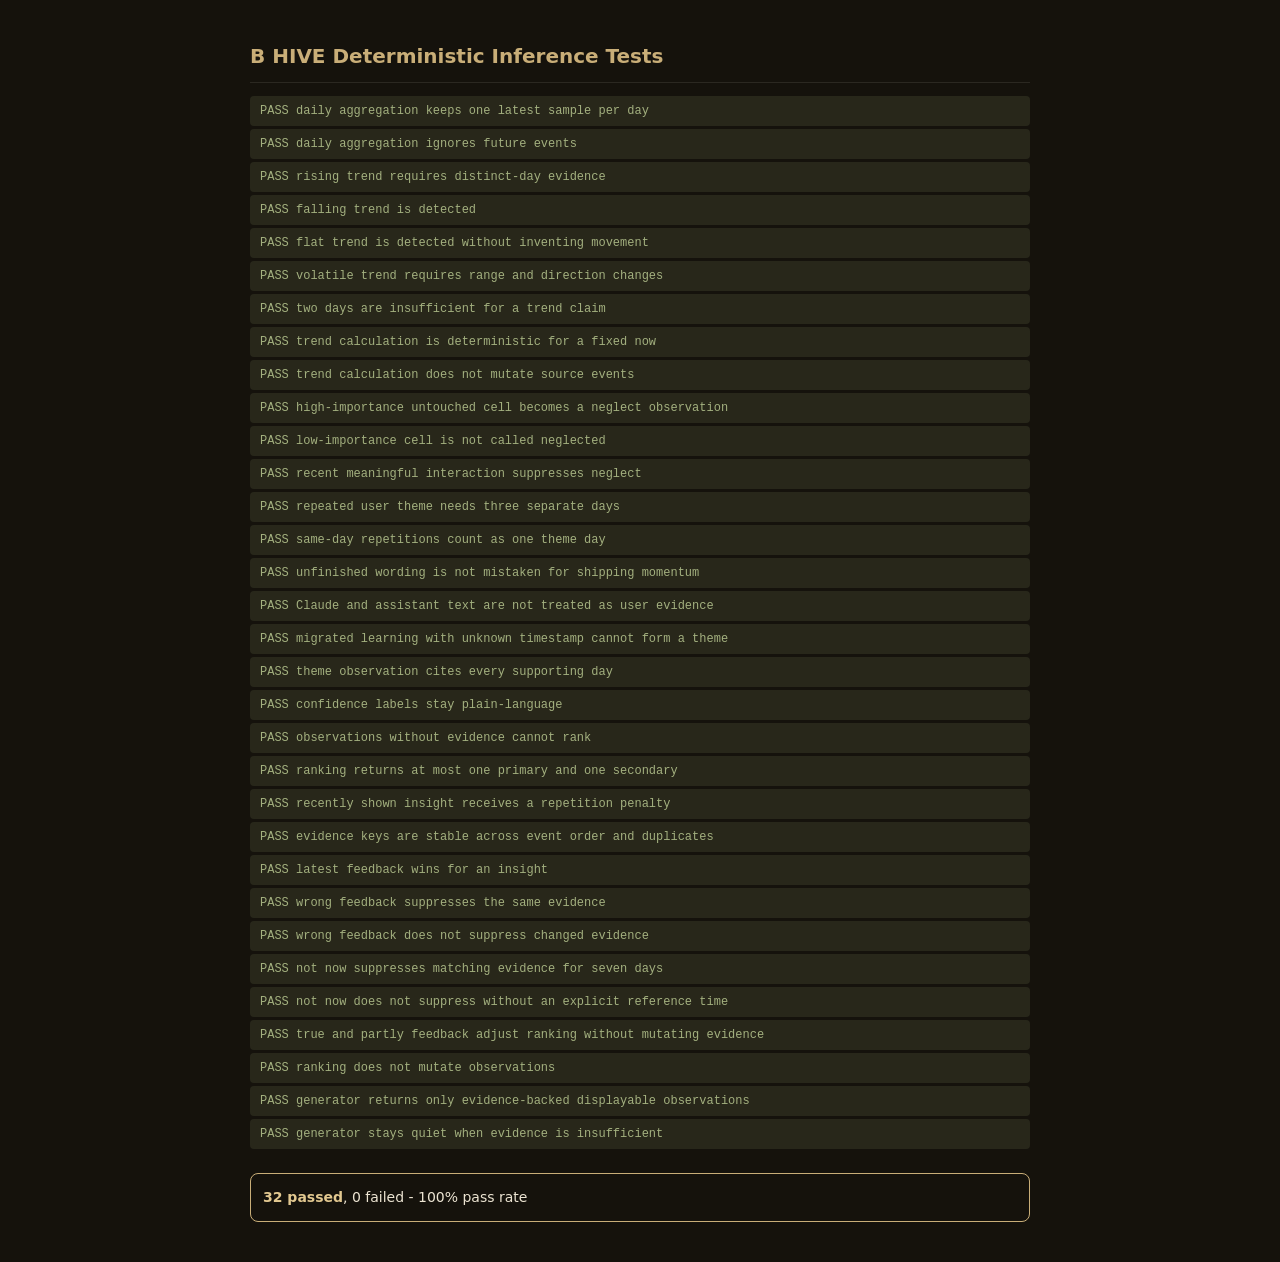
<file: tests/test-inference.html>
<!DOCTYPE html>
<html lang="en">
<head>
<meta charset="utf-8">
<title>B HIVE Inference Tests (beta10c)</title>
<style>
  body{background:#15120c;color:#ece4d2;font:14px/1.6 system-ui,sans-serif;max-width:780px;margin:40px auto;padding:0 20px}
  h1{color:#c9ae78;font-size:20px;border-bottom:1px solid rgba(237,228,210,.1);padding-bottom:10px}
  .test{padding:6px 10px;margin:3px 0;border-radius:4px;font:12px/1.5 monospace}
  .pass{background:rgba(148,160,109,.15);color:#a3b07f}.fail{background:rgba(207,140,84,.2);color:#cf8c54}
  .summary{margin-top:24px;padding:12px;border:1px solid #c9ae78;border-radius:8px}.summary b{color:#e2c890}
</style>
</head>
<body>
<h1>B HIVE Deterministic Inference Tests</h1>
<div id="results"></div>
<script src="../js/bhive-data.js?test=beta10c-stage2"></script>
<script src="../js/bhive-engine.js?test=beta10c-stage2"></script>
<script src="../js/bhive-learning.js?test=beta10c-stage2"></script>
<script src="../js/bhive-inference.js?test=beta10c-stage2"></script>
<script src="./fixtures/learning-fixtures.js?test=beta10c-stage2"></script>
<script>
(function(){
  'use strict';
  var I=BHIVE.inference,F=BHIVE_TEST_FIXTURES,THEMES=BHIVE_DATA.INFERENCE_THEMES;
  var out=document.getElementById('results'),passed=0,failed=0;
  function test(name,fn){
    var ok=false,msg='';
    try{ok=!!fn();}catch(e){msg=' - threw: '+e.message;}
    out.innerHTML+='<div class="test '+(ok?'pass':'fail')+'">'+(ok?'PASS ':'FAIL ')+name+msg+'</div>';
    if(ok)passed++;else failed++;
  }
  function cell(key){return F.cells.filter(function(c){return c.key===key;})[0];}

  test('daily aggregation keeps one latest sample per day',function(){
    var samples=I.dailyCellSamples(F.sameDayBurst(),'lw',7,F.NOW);
    return samples.length===3&&samples[0].en===40;
  });
  test('daily aggregation ignores future events',function(){
    var events=F.rising().concat([F.checkin(-1,99,80,'lw')]);
    return I.dailyCellSamples(events,'lw',7,F.NOW).length===3;
  });
  test('rising trend requires distinct-day evidence',function(){
    var o=I.trendObservation(F.rising(),cell('lw'),7,F.NOW);
    return o.status==='ready'&&o.classification==='rising'&&o.value===32&&o.evidenceEventIds.length===3;
  });
  test('falling trend is detected',function(){
    var o=I.trendObservation(F.falling(),cell('health'),7,F.NOW);
    return o.classification==='falling'&&o.value===-32;
  });
  test('flat trend is detected without inventing movement',function(){
    var o=I.trendObservation(F.flat(),cell('lw'),7,F.NOW);
    return o.classification==='flat'&&Math.abs(o.value)<=5;
  });
  test('volatile trend requires range and direction changes',function(){
    var o=I.trendObservation(F.volatile(),cell('lw'),7,F.NOW);
    return o.classification==='volatile'&&o.range===58;
  });
  test('two days are insufficient for a trend claim',function(){
    return I.trendObservation(F.insufficient(),cell('lw'),7,F.NOW).status==='insufficient';
  });
  test('trend calculation is deterministic for a fixed now',function(){
    var events=F.rising();
    return JSON.stringify(I.trendObservation(events,cell('lw'),7,F.NOW))===
      JSON.stringify(I.trendObservation(events,cell('lw'),7,F.NOW));
  });
  test('trend calculation does not mutate source events',function(){
    var events=F.rising(),before=JSON.stringify(events);
    I.trendObservation(events,cell('lw'),7,F.NOW);
    return JSON.stringify(events)===before;
  });
  test('high-importance untouched cell becomes a neglect observation',function(){
    var o=I.neglectObservation(F.neglect(),cell('health'),F.NOW);
    return o.status==='ready'&&o.days===12&&o.evidenceEventIds.length===1;
  });
  test('low-importance cell is not called neglected',function(){
    var events=[F.checkin(12,35,45,'people')];
    return I.neglectObservation(events,cell('people'),F.NOW).status==='insufficient';
  });
  test('recent meaningful interaction suppresses neglect',function(){
    return I.neglectObservation(F.recentlyTouched(),cell('health'),F.NOW).status==='insufficient';
  });
  test('repeated user theme needs three separate days',function(){
    var list=I.themeObservations(F.repeatedStress(),THEMES,F.NOW);
    return list.some(function(o){return o.themeId==='stress_overload'&&o.distinctDays===3;});
  });
  test('same-day repetitions count as one theme day',function(){
    return I.themeObservations(F.sameDayStress(),THEMES,F.NOW).length===0;
  });
  test('unfinished wording is not mistaken for shipping momentum',function(){
    var shipping=THEMES.filter(function(t){return t.id==='momentum_shipping';})[0];
    return !I.matchesTheme('This is still not finished',shipping);
  });
  test('Claude and assistant text are not treated as user evidence',function(){
    return I.themeObservations(F.nonUserStress(),THEMES,F.NOW).length===0;
  });
  test('migrated learning with unknown timestamp cannot form a theme',function(){
    var events=[0,1,2].map(function(i){return {
      id:'migrated_'+i,type:'learning_added',ts:F.NOW-i*F.DAY,cellKey:'lw',
      payload:{text:'I feel stressed',source:'you',timestampKnown:false}
    };});
    return I.themeObservations(events,THEMES,F.NOW).length===0;
  });
  test('theme observation cites every supporting day',function(){
    var list=I.themeObservations(F.repeatedStress(),THEMES,F.NOW);
    var o=list.filter(function(x){return x.themeId==='stress_overload';})[0];
    return o&&o.evidenceEventIds.length===3;
  });
  test('confidence labels stay plain-language',function(){
    return I.confidenceLabel(.4)==='early signal'&&I.confidenceLabel(.6)==='growing pattern'&&
      I.confidenceLabel(.8)==='strong pattern';
  });
  test('observations without evidence cannot rank',function(){
    return I.scoreObservation({status:'ready',confidence:1,evidenceEventIds:[]})===-1;
  });
  test('ranking returns at most one primary and one secondary',function(){
    var observations=[
      I.trendObservation(F.rising(),cell('lw'),7,F.NOW),
      I.trendObservation(F.falling(),cell('health'),7,F.NOW)
    ].concat(I.themeObservations(F.repeatedStress(),THEMES,F.NOW));
    var ranked=I.rankInsights(observations);
    return !!ranked.primary&&!!ranked.secondary&&ranked.count===observations.length;
  });
  test('recently shown insight receives a repetition penalty',function(){
    var a=I.trendObservation(F.rising(),cell('lw'),7,F.NOW);
    var b=I.trendObservation(F.falling(),cell('health'),7,F.NOW);
    var ranked=I.rankInsights([a,b],{recentInsightIds:[a.id]});
    return ranked.primary&&ranked.primary.observation.id===b.id;
  });
  test('evidence keys are stable across event order and duplicates',function(){
    return I.evidenceKey({evidenceEventIds:['b','a','b']})==='a|b';
  });
  test('latest feedback wins for an insight',function(){
    var o=I.trendObservation(F.rising(),cell('lw'),7,F.NOW);
    var older=F.insightFeedback(2,o,'true');
    var newer=F.insightFeedback(1,o,'wrong');
    return I.latestInsightFeedback([newer,older],o).payload.verdict==='wrong';
  });
  test('wrong feedback suppresses the same evidence',function(){
    var o=I.trendObservation(F.rising(),cell('lw'),7,F.NOW);
    var feedback=F.insightFeedback(0,o,'wrong');
    return I.scoreObservation(o,{feedbackEvents:[feedback],now:F.NOW})===-1;
  });
  test('wrong feedback does not suppress changed evidence',function(){
    var o=I.trendObservation(F.rising(),cell('lw'),7,F.NOW);
    var feedback=F.insightFeedback(0,o,'wrong');
    o.evidenceEventIds=o.evidenceEventIds.concat('new_evidence');
    return I.scoreObservation(o,{feedbackEvents:[feedback],now:F.NOW})>=0;
  });
  test('not now suppresses matching evidence for seven days',function(){
    var o=I.trendObservation(F.rising(),cell('lw'),7,F.NOW);
    var recent=F.insightFeedback(6,o,'not_now');
    var expired=F.insightFeedback(7,o,'not_now');
    return I.scoreObservation(o,{feedbackEvents:[recent],now:F.NOW})===-1&&
      I.scoreObservation(o,{feedbackEvents:[expired],now:F.NOW})>=0;
  });
  test('not now does not suppress without an explicit reference time',function(){
    var o=I.trendObservation(F.rising(),cell('lw'),7,F.NOW);
    return I.scoreObservation(o,{feedbackEvents:[F.insightFeedback(0,o,'not_now')]})>=0;
  });
  test('true and partly feedback adjust ranking without mutating evidence',function(){
    var o=I.trendObservation(F.rising(),cell('lw'),7,F.NOW),before=JSON.stringify(o);
    var yesEvent=F.insightFeedback(0,o,'true'),partlyEvent=F.insightFeedback(0,o,'partly');
    var yes=I.feedbackEffect(o,{feedbackEvents:[yesEvent],now:F.NOW});
    var partly=I.feedbackEffect(o,{feedbackEvents:[partlyEvent],now:F.NOW});
    var baseScore=I.scoreObservation(o),yesScore=I.scoreObservation(o,{feedbackEvents:[yesEvent],now:F.NOW});
    var partlyScore=I.scoreObservation(o,{feedbackEvents:[partlyEvent],now:F.NOW});
    return yes.confidenceDelta>partly.confidenceDelta&&yes.repetitionPenalty>partly.repetitionPenalty&&
      yesScore!==baseScore&&partlyScore!==baseScore&&JSON.stringify(o)===before;
  });
  test('ranking does not mutate observations',function(){
    var observations=[I.trendObservation(F.rising(),cell('lw'),7,F.NOW)];
    var before=JSON.stringify(observations);I.rankInsights(observations);
    return JSON.stringify(observations)===before;
  });
  test('generator returns only evidence-backed displayable observations',function(){
    var events=F.rising().concat(F.repeatedStress());
    var result=I.generate(events,F.cells,F.NOW);
    return result.observations.length>=2&&result.observations.every(function(o){
      return o.status==='ready'&&o.evidenceEventIds.length>0;
    })&&!!result.insights.primary;
  });
  test('generator stays quiet when evidence is insufficient',function(){
    var result=I.generate(F.insufficient(),F.cells,F.NOW);
    return result.observations.length===0&&result.insights.primary===null;
  });

  out.innerHTML+='<div class="summary"><b>'+passed+' passed</b>, '+failed+' failed - '+
    Math.round(passed/(passed+failed)*100)+'% pass rate</div>';
})();
</script>
</body>
</html>
</file>
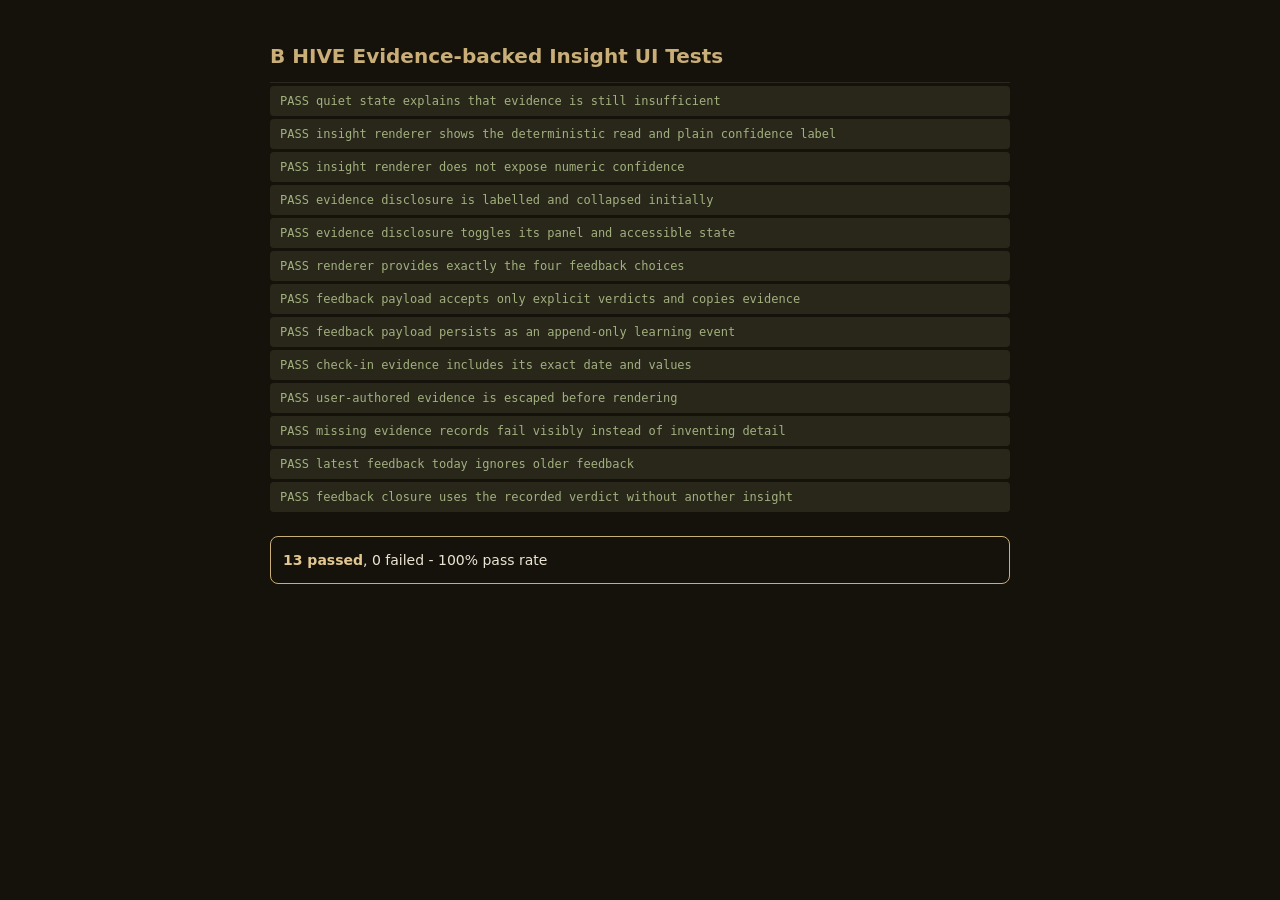
<file: tests/test-insights.html>
<!DOCTYPE html>
<html lang="en">
<head>
<meta charset="utf-8">
<title>B HIVE Insight UI Tests (beta10c)</title>
<link rel="stylesheet" href="../css/app.css?test=beta10c-stage3">
<style>
  body{background:#15120c;color:#ece4d2;font:14px/1.6 system-ui,sans-serif;max-width:780px;margin:40px auto;padding:0 20px}
  h1{color:#c9ae78;font-size:20px;border-bottom:1px solid rgba(237,228,210,.1);padding-bottom:10px}
  .test{padding:6px 10px;margin:3px 0;border-radius:4px;font:12px/1.5 monospace}
  .pass{background:rgba(148,160,109,.15);color:#a3b07f}.fail{background:rgba(207,140,84,.2);color:#cf8c54}
  .summary{margin-top:24px;padding:12px;border:1px solid #c9ae78;border-radius:8px}.summary b{color:#e2c890}
</style>
</head>
<body>
<h1>B HIVE Evidence-backed Insight UI Tests</h1>
<div id="results"></div>
<div id="sandbox" hidden></div>
<script src="../js/bhive-data.js?test=beta10c-stage3"></script>
<script src="../js/bhive-engine.js?test=beta10c-stage3"></script>
<script src="../js/bhive-learning.js?test=beta10c-stage3"></script>
<script src="../js/bhive-inference.js?test=beta10c-stage3"></script>
<script src="../js/ui-insights.js?test=beta10c-stage3"></script>
<script src="./fixtures/learning-fixtures.js?test=beta10c-stage3"></script>
<script>
(function(){
  'use strict';
  var I=BHIVE.inference,U=BHIVE.insightUI,F=BHIVE_TEST_FIXTURES;
  var out=document.getElementById('results'),box=document.getElementById('sandbox'),passed=0,failed=0;
  function test(name,fn){
    var ok=false,msg='';
    try{ok=!!fn();}catch(e){msg=' - threw: '+e.message;}
    out.innerHTML+='<div class="test '+(ok?'pass':'fail')+'">'+(ok?'PASS ':'FAIL ')+name+msg+'</div>';
    if(ok)passed++;else failed++;
  }
  function cell(key){return F.cells.filter(function(c){return c.key===key;})[0];}
  function rendered(){
    var events=F.rising(),observation=I.trendObservation(events,cell('lw'),7,F.NOW);
    box.innerHTML=U.renderInsight(observation,events,F.cells);
    return {events:events,observation:observation,root:box.firstElementChild};
  }

  test('quiet state explains that evidence is still insufficient',function(){
    return U.renderQuiet().indexOf('Nothing strong enough yet')>=0;
  });
  test('insight renderer shows the deterministic read and plain confidence label',function(){
    var r=rendered();
    return r.root.querySelector('.td-insight-read').textContent===r.observation.read&&
      r.root.querySelector('.td-confidence').textContent===r.observation.confidenceLabel;
  });
  test('insight renderer does not expose numeric confidence',function(){
    var r=rendered(),label=r.root.querySelector('.td-confidence').textContent;
    return !/[0-9%]/.test(label)&&/pattern|signal/.test(label);
  });
  test('evidence disclosure is labelled and collapsed initially',function(){
    var r=rendered(),button=r.root.querySelector('.td-evidence-toggle');
    var panel=r.root.querySelector('#'+button.getAttribute('aria-controls'));
    return button.getAttribute('aria-expanded')==='false'&&panel&&panel.hidden;
  });
  test('evidence disclosure toggles its panel and accessible state',function(){
    var r=rendered(),button=r.root.querySelector('.td-evidence-toggle');
    var panel=r.root.querySelector('#'+button.getAttribute('aria-controls'));
    return U.toggleEvidence(button)===true&&!panel.hidden&&button.getAttribute('aria-expanded')==='true'&&
      U.toggleEvidence(button)===false&&panel.hidden&&button.getAttribute('aria-expanded')==='false';
  });
  test('renderer provides exactly the four feedback choices',function(){
    var r=rendered();
    var values=Array.prototype.map.call(r.root.querySelectorAll('.td-verdict'),function(b){return b.dataset.verdict;});
    return values.join('|')==='true|partly|wrong|not_now';
  });
  test('feedback payload accepts only explicit verdicts and copies evidence',function(){
    var r=rendered(),payload=U.feedbackPayload(r.observation,'partly');
    payload.evidenceEventIds.push('mutated_copy');
    payload.memorySource.evidenceEventIds.push('mutated_memory_copy');
    return payload.insightId===r.observation.id&&payload.evidenceKey===I.evidenceKey(r.observation)&&
      payload.verdict==='partly'&&r.observation.evidenceEventIds.indexOf('mutated_copy')<0&&
      payload.memorySource.read===r.observation.read&&
      r.observation.evidenceEventIds.indexOf('mutated_memory_copy')<0&&
      U.feedbackPayload(r.observation,'maybe')===null;
  });
  test('feedback payload persists as an append-only learning event',function(){
    var r=rendered(),state=BHIVE.learningTools.emptyState();
    var event=BHIVE.learningTools.createEvent('insight_feedback',{
      ts:F.NOW,payload:U.feedbackPayload(r.observation,'true')
    });
    var appended=BHIVE.learningTools.appendEvent(state,event);
    var restored=BHIVE.learningTools.normalizeState(state);
    return !!appended&&restored.events.length===1&&restored.events[0].type==='insight_feedback'&&
      restored.events[0].payload.verdict==='true';
  });
  test('check-in evidence includes its exact date and values',function(){
    var r=rendered();
    return r.root.querySelector('.td-evidence').textContent.indexOf('14 Jul 2026 - Main Project check-in: energy 62, importance 80.')>=0;
  });
  test('user-authored evidence is escaped before rendering',function(){
    var event={id:'unsafe',type:'learning_added',ts:F.NOW,cellKey:'lw',payload:{source:'you',text:'<img src=x onerror=alert(1)>'}};
    var observation={id:'obs_safe',read:'A safe read.',confidenceLabel:'early signal',evidenceEventIds:['unsafe']};
    box.innerHTML=U.renderInsight(observation,[event],F.cells);
    return !box.querySelector('img')&&box.textContent.indexOf('<img src=x onerror=alert(1)>')>=0;
  });
  test('missing evidence records fail visibly instead of inventing detail',function(){
    var observation={id:'obs_missing',read:'A read.',confidenceLabel:'early signal',evidenceEventIds:['gone']};
    return U.renderInsight(observation,[],F.cells).indexOf('Evidence record unavailable.')>=0;
  });
  test('latest feedback today ignores older feedback',function(){
    var r=rendered();
    var yesterday=F.insightFeedback(1,r.observation,'true');
    var today=F.insightFeedback(0,r.observation,'partly');
    return U.latestFeedbackToday([today,yesterday],F.NOW).payload.verdict==='partly';
  });
  test('feedback closure uses the recorded verdict without another insight',function(){
    var r=rendered(),feedback=F.insightFeedback(0,r.observation,'wrong');
    box.innerHTML=U.renderAnswered(feedback);
    return !!box.querySelector('.td-insight-answered')&&box.textContent.indexOf('Corrected.')>=0&&
      !box.querySelector('.td-verdict');
  });

  if(location.search.indexOf('visual=1')>=0){
    document.querySelector('h1').hidden=true;
    out.hidden=true;
    box.hidden=false;
    rendered();
  }

  out.innerHTML+='<div class="summary"><b>'+passed+' passed</b>, '+failed+' failed - '+
    Math.round(passed/(passed+failed)*100)+'% pass rate</div>';
})();
</script>
</body>
</html>
</file>
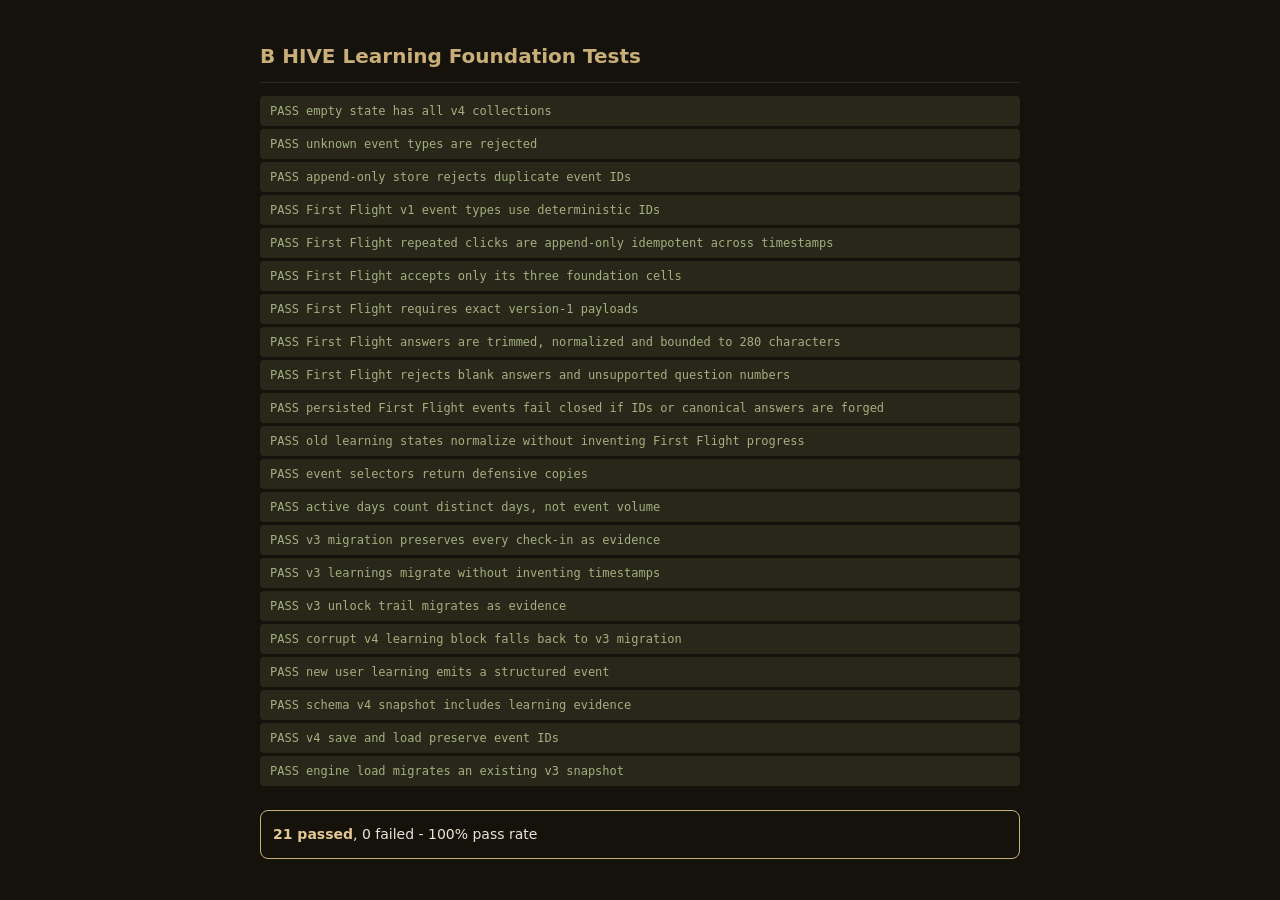
<file: tests/test-learning.html>
<!DOCTYPE html>
<html lang="en">
<head>
<meta charset="utf-8">
<title>B HIVE Learning Tests (beta10c)</title>
<style>
  body{background:#15120c;color:#ece4d2;font:14px/1.6 system-ui,sans-serif;max-width:760px;margin:40px auto;padding:0 20px}
  h1{color:#c9ae78;font-size:20px;border-bottom:1px solid rgba(237,228,210,.1);padding-bottom:10px}
  .test{padding:6px 10px;margin:3px 0;border-radius:4px;font:12px/1.5 monospace}
  .pass{background:rgba(148,160,109,.15);color:#a3b07f}.fail{background:rgba(207,140,84,.2);color:#cf8c54}
  .summary{margin-top:24px;padding:12px;border:1px solid #c9ae78;border-radius:8px}.summary b{color:#e2c890}
</style>
</head>
<body>
<h1>B HIVE Learning Foundation Tests</h1>
<div id="results"></div>
<script src="../js/bhive-engine.js?test=beta10c-v4"></script>
<script src="../js/bhive-learning.js?test=beta10c-v4"></script>
<script>
(function(){
  'use strict';
  var B=window.BHIVE,T=B.learningTools,out=document.getElementById('results');
  var passed=0,failed=0;
  function test(name,fn){
    var ok=false,msg='';
    try{ok=!!fn();}catch(e){msg=' - threw: '+e.message;}
    out.innerHTML+='<div class="test '+(ok?'pass':'fail')+'">'+(ok?'PASS ':'FAIL ')+name+msg+'</div>';
    if(ok)passed++;else failed++;
  }
  function ts(day,hour){return new Date(2026,0,day,hour||12,0,0,0).getTime();}
  function v3Fixture(){
    return {
      v:3,ts:ts(4),
      current:{lw:{imp:70,en:45}},
      history:[
        {date:'1 Jan 26',ts:ts(1),cells:{lw:{imp:70,en:30}},under:1,aligned:0,dormant:0,leak:0},
        {date:'2 Jan 26',ts:ts(2),cells:{lw:{imp:70,en:40}},under:1,aligned:0,dormant:0,leak:0}
      ],
      learnings:{lw:[{t:'Protected mornings help me focus',s:'you'}],health:[{t:'Sleep has been uneven',s:'you',q:'What drains you?'}]},
      unlocks:['lw','health','people']
    };
  }

  test('empty state has all v4 collections',function(){
    var s=T.emptyState();
    return s.modelVersion===1&&Array.isArray(s.events)&&Array.isArray(s.hypotheses)&&Array.isArray(s.experiments);
  });
  test('unknown event types are rejected',function(){return T.createEvent('made_up',{ts:ts(1)})===null;});
  test('append-only store rejects duplicate event IDs',function(){
    var s=T.emptyState(),e=T.createEvent('checkin_completed',{ts:ts(1),payload:{source:'test'}});
    return !!T.appendEvent(s,e)&&T.appendEvent(s,e)===false&&s.events.length===1;
  });
  test('First Flight v1 event types use deterministic IDs',function(){
    var available=T.createEvent('first_flight_available',{ts:ts(1),payload:{version:1}});
    var selected=T.createEvent('first_flight_cell_selected',{ts:ts(2),cellKey:'health',payload:{version:1}});
    var answered=T.createEvent('first_flight_answered',{
      ts:ts(3),cellKey:'health',payload:{version:1,question:1,answer:'Steady energy'}
    });
    return available.id==='evt_first_flight_v1_available'&&
      selected.id==='evt_first_flight_v1_selected_health'&&
      answered.id==='evt_first_flight_v1_answered_health_1';
  });
  test('First Flight repeated clicks are append-only idempotent across timestamps',function(){
    var s=T.emptyState();
    var first=T.createEvent('first_flight_answered',{
      ts:ts(2),cellKey:'lw',payload:{version:1,question:1,answer:'Ship the beta'}
    });
    var repeated=T.createEvent('first_flight_answered',{
      ts:ts(3),cellKey:'lw',payload:{version:1,question:1,answer:'Ship the beta'}
    });
    return first.id===repeated.id&&!!T.appendEvent(s,first)&&T.appendEvent(s,repeated)===false&&s.events.length===1;
  });
  test('First Flight accepts only its three foundation cells',function(){
    function selected(key){return T.createEvent('first_flight_cell_selected',{
      ts:ts(1),cellKey:key,payload:{version:1}
    });}
    return !!selected('lw')&&!!selected('health')&&!!selected('people')&&selected('money')===null;
  });
  test('First Flight requires exact version-1 payloads',function(){
    var missing=T.createEvent('first_flight_available',{ts:ts(1),payload:{}});
    var future=T.createEvent('first_flight_available',{ts:ts(1),payload:{version:2}});
    var extra=T.createEvent('first_flight_cell_selected',{
      ts:ts(1),cellKey:'lw',payload:{version:1,extra:true}
    });
    return missing===null&&future===null&&extra===null;
  });
  test('First Flight answers are trimmed, normalized and bounded to 280 characters',function(){
    var long=new Array(301).join('x');
    var clean=T.createEvent('first_flight_answered',{
      ts:ts(1),cellKey:'people',payload:{version:1,question:2,answer:'  Send\n a   kind message  '}
    });
    var bounded=T.createEvent('first_flight_answered',{
      ts:ts(1),cellKey:'people',payload:{version:1,question:2,answer:long}
    });
    return clean.payload.answer==='Send a kind message'&&bounded.payload.answer.length===280;
  });
  test('First Flight rejects blank answers and unsupported question numbers',function(){
    var blank=T.createEvent('first_flight_answered',{
      ts:ts(1),cellKey:'lw',payload:{version:1,question:1,answer:'   '}
    });
    var third=T.createEvent('first_flight_answered',{
      ts:ts(1),cellKey:'lw',payload:{version:1,question:3,answer:'A step'}
    });
    return blank===null&&third===null;
  });
  test('persisted First Flight events fail closed if IDs or canonical answers are forged',function(){
    var event=T.createEvent('first_flight_answered',{
      ts:ts(1),cellKey:'lw',payload:{version:1,question:1,answer:'One clear priority'}
    });
    var wrongId=JSON.parse(JSON.stringify(event)),unclean=JSON.parse(JSON.stringify(event));
    wrongId.id='forged';unclean.payload.answer=' One clear priority ';
    return T.normalizeState({events:[wrongId]}).events.length===0&&
      T.normalizeState({events:[unclean]}).events.length===0;
  });
  test('old learning states normalize without inventing First Flight progress',function(){
    var old={modelVersion:1,events:[T.createEvent('checkin_completed',{ts:ts(1),payload:{source:'test'}})]};
    var normalized=T.normalizeState(old);
    return normalized.events.length===1&&normalized.events[0].type==='checkin_completed'&&
      T.selectEvents(normalized,{type:'first_flight_available'}).length===0;
  });
  test('event selectors return defensive copies',function(){
    var s=T.emptyState(),e=T.createEvent('learning_added',{ts:ts(1),cellKey:'lw',payload:{text:'one'}});
    T.appendEvent(s,e);var selected=T.selectEvents(s,{type:'learning_added'});selected[0].payload.text='changed';
    return s.events[0].payload.text==='one';
  });
  test('active days count distinct days, not event volume',function(){
    var s=T.emptyState();
    T.appendEvent(s,T.createEvent('checkin_completed',{ts:ts(1,9)}));
    T.appendEvent(s,T.createEvent('checkin_completed',{ts:ts(1,18),payload:{second:true}}));
    T.appendEvent(s,T.createEvent('checkin_completed',{ts:ts(2,9)}));
    return T.activeDays(s,'checkin_completed').length===2;
  });
  test('v3 migration preserves every check-in as evidence',function(){
    return T.selectEvents(T.migrateV3(v3Fixture()),{type:'checkin_completed'}).length===2;
  });
  test('v3 learnings migrate without inventing timestamps',function(){
    var events=T.selectEvents(T.migrateV3(v3Fixture()),{type:'learning_added'});
    return events.length===2&&events.every(function(e){return e.payload.migrated&&e.payload.timestampKnown===false;});
  });
  test('v3 unlock trail migrates as evidence',function(){
    return T.selectEvents(T.migrateV3(v3Fixture()),{type:'cell_unlocked'}).length===3;
  });
  test('corrupt v4 learning block falls back to v3 migration',function(){
    var d=v3Fixture();d.learning={events:'broken'};
    return T.ensureState(d.learning,d).events.length===7;
  });
  test('new user learning emits a structured event',function(){
    B.init();B.addLearning('lw','A quiet morning helped me focus','you');
    var events=T.selectEvents(B.learning,{type:'learning_added',cellKey:'lw'});
    return events.length===1&&events[0].payload.text==='A quiet morning helped me focus';
  });
  test('schema v4 snapshot includes learning evidence',function(){
    B.init();B.addLearning('health','I slept well','you');var snap=B.snapshot();
    return snap.v===4&&snap.learning&&T.selectEvents(snap.learning,{type:'learning_added'}).length===1;
  });
  test('v4 save and load preserve event IDs',function(){
    var key='bhive_learning_test_v4',before,after;
    try{
      B.init();B.recordEvent('checkin_completed',{ts:ts(3),payload:{source:'test'}});
      before=B.learning.events[0].id;B.save(key);B.init();
      if(!B.load(key))return false;
      after=B.learning.events[0]&&B.learning.events[0].id;
      return before===after;
    }finally{localStorage.removeItem(key);}
  });
  test('engine load migrates an existing v3 snapshot',function(){
    var key='bhive_learning_test_v3';
    try{
      localStorage.setItem(key,JSON.stringify(v3Fixture()));B.init();
      return B.load(key)&&B.learning.events.length===7&&B.cells[0].imp===70;
    }finally{localStorage.removeItem(key);}
  });

  out.innerHTML+='<div class="summary"><b>'+passed+' passed</b>, '+failed+' failed - '+
    Math.round(passed/(passed+failed)*100)+'% pass rate</div>';
})();
</script>
</body>
</html>
</file>
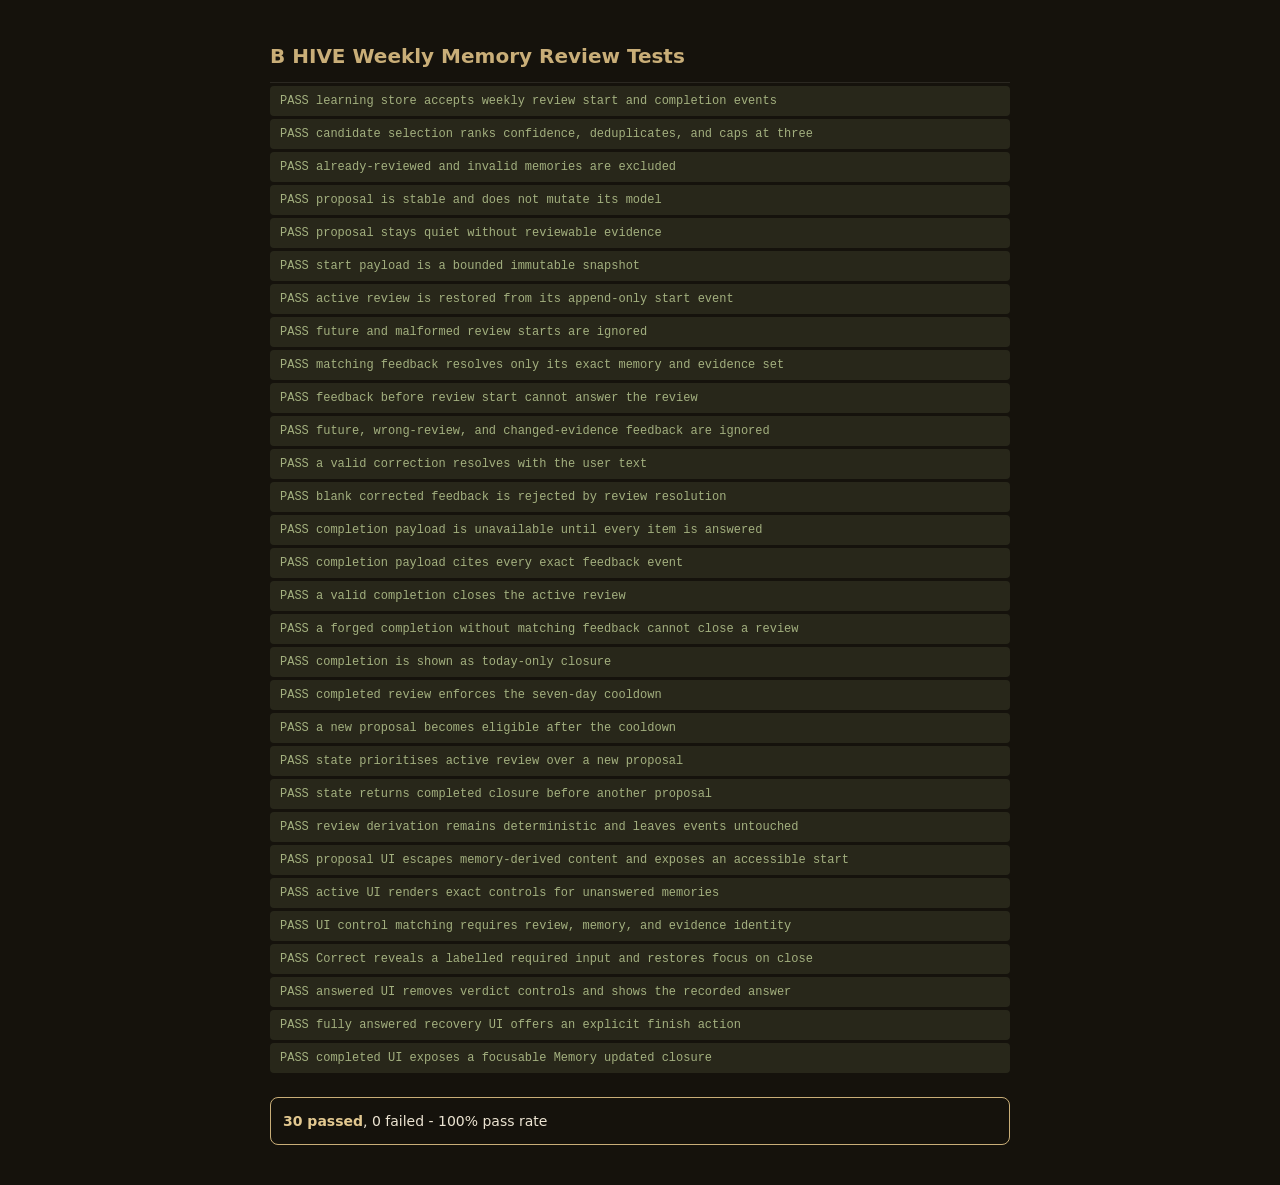
<file: tests/test-memory-review.html>
<!DOCTYPE html>
<html lang="en">
<head>
<meta charset="utf-8">
<meta name="viewport" content="width=device-width, initial-scale=1">
<title>B HIVE Weekly Memory Review Tests (beta10c)</title>
<link rel="stylesheet" href="../css/app.css?test=beta10c-stage5b">
<style>
  body{background:#15120c;color:#ece4d2;font:14px/1.6 system-ui,sans-serif;max-width:780px;margin:40px auto;padding:0 20px}
  h1{color:#c9ae78;font-size:20px;border-bottom:1px solid rgba(237,228,210,.1);padding-bottom:10px}
  .test{padding:6px 10px;margin:3px 0;border-radius:4px;font:12px/1.5 monospace}
  .pass{background:rgba(148,160,109,.15);color:#a3b07f}.fail{background:rgba(207,140,84,.2);color:#cf8c54}
  .summary{margin-top:24px;padding:12px;border:1px solid #c9ae78;border-radius:8px}.summary b{color:#e2c890}
  #sandbox{position:fixed;left:-9999px;top:0;width:500px}
  #visual[hidden]{display:none}
  body.visual-mode{max-width:1180px}
  #visual{display:grid;grid-template-columns:repeat(3,minmax(0,1fr));gap:18px;margin:28px 0}
  #visual h2{grid-column:1/-1;margin:0;color:#c9ae78;font-size:16px}
  #visual .hive-today{min-width:0;margin:0}
  @media(max-width:760px){#visual{grid-template-columns:1fr}}
</style>
</head>
<body>
<h1>B HIVE Weekly Memory Review Tests</h1>
<div id="results"></div>
<div id="visual" hidden></div>
<div id="sandbox"></div>
<script src="../js/bhive-learning.js?test=beta10c-stage5b"></script>
<script src="../js/bhive-review.js?test=beta10c-stage5b"></script>
<script src="../js/ui-memory.js?test=beta10c-stage5b"></script>
<script>
(function(){
  'use strict';
  var R=BHIVE.review,L=BHIVE.learningTools,U=BHIVE.memoryReviewUI;
  var NOW=new Date(2026,6,14,12,0,0).getTime(),DAY=R.DAY,seq=0;
  var out=document.getElementById('results'),sandbox=document.getElementById('sandbox');
  var passed=0,failed=0;
  function test(name,fn){
    var ok=false,msg='';
    try{ok=!!fn();}catch(e){msg=' - threw: '+e.message;}
    out.innerHTML+='<div class="test '+(ok?'pass':'fail')+'">'+(ok?'PASS ':'FAIL ')+name+msg+'</div>';
    if(ok)passed++;else failed++;
  }
  function memory(id,confidence,status){
    return {
      id:id,evidenceKey:'evidence_'+id,statement:'Evidence-backed memory '+id+'.',
      status:status||'candidate',source:'experiment_outcomes',confidence:confidence===undefined?.62:confidence,
      cellKey:'lw',themeId:null,strategyId:'protected_block',
      evidenceEventIds:['source_'+id,'outcome_'+id],feedbackEventId:null
    };
  }
  function model(items){return {candidates:items||[memory('one'),memory('two')]};}
  function event(type,ts,payload,id){
    seq++;
    return L.createEvent(type,{id:id||('evt_'+type+'_'+seq),ts:ts,payload:payload});
  }
  function started(items,daysAgo){
    var proposedAt=NOW-(daysAgo||0)*DAY-2000;
    var proposal=R.proposal(model(items),[],proposedAt);
    var start=event('weekly_review_started',proposedAt+1000,R.startPayload(proposal));
    return {proposal:proposal,start:start,review:R.activeReview([start],NOW),events:[start]};
  }
  function feedback(review,item,verdict,ts,text){
    var payload={memoryId:item.memoryId,evidenceKey:item.evidenceKey,verdict:verdict,reviewId:review.reviewId};
    if(verdict==='corrected')payload.correctedText=text||'This is the corrected memory.';
    return event('memory_feedback',ts||NOW-500,payload);
  }
  function answerAll(data,at){
    at=typeof at==='number'?at:NOW-600;
    data.review.items.forEach(function(item,index){
      data.events.push(feedback(data.review,item,index?'partly':'true',at+index));
    });
    return data;
  }
  function complete(data,ts){
    var completedAt=typeof ts==='number'?ts:NOW;
    answerAll(data,completedAt-500);
    var payload=R.completionPayload(data.review,data.events,completedAt);
    var done=event('weekly_review_completed',completedAt,payload);
    data.events.push(done);data.done=done;
    return data;
  }

  test('learning store accepts weekly review start and completion events',function(){
    return !!event('weekly_review_started',NOW,{reviewId:'r',createdAt:NOW,items:[]})&&
      !!event('weekly_review_completed',NOW,{reviewId:'r',items:[]});
  });
  test('candidate selection ranks confidence, deduplicates, and caps at three',function(){
    var one=memory('one',.2),duplicate=memory('one',.9),four=memory('four',.4);
    var selected=R.candidateMemories(model([one,memory('two',.8),memory('three',.6),four,duplicate]),3);
    return selected.length===3&&selected[0].memoryId==='two'&&selected[1].memoryId==='three'&&
      selected[2].memoryId==='four';
  });
  test('already-reviewed and invalid memories are excluded',function(){
    var reviewed=memory('reviewed');reviewed.feedbackEventId='feedback';
    var confirmed=memory('confirmed');confirmed.status='confirmed';
    var detached=memory('detached');detached.evidenceEventIds=[];
    return R.candidateMemories(model([reviewed,confirmed,detached]),3).length===0;
  });
  test('proposal is stable and does not mutate its model',function(){
    var source=model(),before=JSON.stringify(source);
    var first=R.proposal(source,[],NOW),second=R.proposal(source,[],NOW);
    return first.reviewId===second.reviewId&&JSON.stringify(first)===JSON.stringify(second)&&
      JSON.stringify(source)===before;
  });
  test('proposal stays quiet without reviewable evidence',function(){
    return R.proposal(model([]),[],NOW)===null&&R.proposal(model(),[],NaN)===null;
  });
  test('start payload is a bounded immutable snapshot',function(){
    var proposal=R.proposal(model(),[],NOW),payload=R.startPayload(proposal);
    proposal.items[0].statement='Changed later';
    return payload.items.length===2&&payload.items[0].statement!=='Changed later'&&
      payload.items[0].evidenceEventIds.length===2;
  });
  test('active review is restored from its append-only start event',function(){
    var data=started(),restored=R.activeReview(JSON.parse(JSON.stringify(data.events)),NOW);
    return restored&&restored.reviewId===data.proposal.reviewId&&restored.startedEventId===data.start.id;
  });
  test('future and malformed review starts are ignored',function(){
    var data=started(),future=JSON.parse(JSON.stringify(data.start)),malformed=JSON.parse(JSON.stringify(data.start));
    future.id='future';future.ts=NOW+DAY;
    malformed.id='bad';malformed.payload.items=[];
    return R.activeReview([future,malformed],NOW)===null;
  });
  test('matching feedback resolves only its exact memory and evidence set',function(){
    var data=started(),item=data.review.items[0],match=feedback(data.review,item,'true',NOW-500);
    var resolved=R.resolve(data.review,data.events.concat(match),NOW);
    return resolved.answered===1&&resolved.items[0].verdict==='true'&&!resolved.items[1].verdict;
  });
  test('feedback before review start cannot answer the review',function(){
    var data=started(),early=feedback(data.review,data.review.items[0],'true',data.review.startedAt-1);
    return R.resolve(data.review,data.events.concat(early),NOW).answered===0;
  });
  test('future, wrong-review, and changed-evidence feedback are ignored',function(){
    var data=started(),item=data.review.items[0];
    var future=feedback(data.review,item,'true',NOW+DAY);
    var wrong=feedback(data.review,item,'true',NOW-500);wrong.payload.reviewId='another';
    var changed=feedback(data.review,item,'true',NOW-400);changed.payload.evidenceKey='changed';
    return R.resolve(data.review,data.events.concat([future,wrong,changed]),NOW).answered===0;
  });
  test('a valid correction resolves with the user text',function(){
    var data=started(),item=data.review.items[0];
    var corrected=feedback(data.review,item,'corrected',NOW-500,'Short blocks help before lunch.');
    var resolved=R.resolve(data.review,data.events.concat(corrected),NOW);
    return resolved.items[0].verdict==='corrected'&&resolved.items[0].correctedText==='Short blocks help before lunch.';
  });
  test('blank corrected feedback is rejected by review resolution',function(){
    var data=started(),bad=feedback(data.review,data.review.items[0],'corrected',NOW-500,'valid');
    bad.payload.correctedText=' ';
    return R.resolve(data.review,data.events.concat(bad),NOW).answered===0;
  });
  test('completion payload is unavailable until every item is answered',function(){
    var data=started(),one=feedback(data.review,data.review.items[0],'true',NOW-500);
    return R.completionPayload(data.review,data.events.concat(one),NOW)===null;
  });
  test('completion payload cites every exact feedback event',function(){
    var data=answerAll(started()),payload=R.completionPayload(data.review,data.events,NOW);
    return payload&&payload.items.length===2&&payload.items.every(function(item){
      return data.events.some(function(source){return source.id===item.feedbackEventId;});
    });
  });
  test('a valid completion closes the active review',function(){
    var data=complete(started());
    return R.activeReview(data.events,NOW)===null&&R.latestCompleted(data.events,NOW).id===data.done.id;
  });
  test('a forged completion without matching feedback cannot close a review',function(){
    var data=started(),fake={reviewId:data.review.reviewId,items:data.review.items.map(function(item){
      return {memoryId:item.memoryId,evidenceKey:item.evidenceKey,feedbackEventId:'missing',verdict:'true'};
    })};
    data.events.push(event('weekly_review_completed',NOW-1,fake));
    return !!R.activeReview(data.events,NOW)&&R.latestCompleted(data.events,NOW)===null;
  });
  test('completion is shown as today-only closure',function(){
    var today=complete(started()),older=complete(started(null,2),NOW-2*DAY+1000);
    return R.latestCompletedToday(today.events,NOW).id===today.done.id&&
      R.latestCompletedToday(older.events,NOW)===null;
  });
  test('completed review enforces the seven-day cooldown',function(){
    var data=complete(started()),state=R.proposal(model([memory('fresh')]),data.events,NOW);
    return state===null;
  });
  test('a new proposal becomes eligible after the cooldown',function(){
    var then=NOW-7*DAY-5000,data=started(null,8),item=data.review.items[0];
    data.events.push(feedback(data.review,item,'true',then-1000));
    data.events.push(feedback(data.review,data.review.items[1],'true',then-900));
    var payload=R.completionPayload(data.review,data.events,then-500);
    data.events.push(event('weekly_review_completed',then,payload));
    return !!R.proposal(model([memory('fresh')]),data.events,NOW);
  });
  test('state prioritises active review over a new proposal',function(){
    var data=started(),state=R.state(model([memory('fresh')]),data.events,NOW);
    return state.kind==='active'&&state.review.reviewId===data.review.reviewId;
  });
  test('state returns completed closure before another proposal',function(){
    var data=complete(started()),state=R.state(model([memory('fresh')]),data.events,NOW);
    return state.kind==='completed'&&state.event.id===data.done.id;
  });
  test('review derivation remains deterministic and leaves events untouched',function(){
    var data=answerAll(started()),before=JSON.stringify(data.events);
    var first=R.resolve(data.review,data.events,NOW),second=R.resolve(data.review,data.events,NOW);
    return JSON.stringify(first)===JSON.stringify(second)&&JSON.stringify(data.events)===before;
  });
  test('proposal UI escapes memory-derived content and exposes an accessible start',function(){
    var proposal=R.proposal(model([memory('safe')]),[],NOW);
    proposal.reviewId='"><img src=x onerror=alert(1)>';
    var html=U.renderProposal(proposal);
    return html.indexOf('<img')<0&&html.indexOf('&lt;img')>=0&&html.indexOf('aria-labelledby')>=0&&
      html.indexOf('td-memory-start')>=0;
  });
  test('active UI renders exact controls for unanswered memories',function(){
    var data=started([memory('single')]),resolved=R.resolve(data.review,data.events,NOW);
    sandbox.innerHTML=U.renderActive(resolved);
    return sandbox.querySelectorAll('.td-memory-verdict').length===3&&
      sandbox.querySelectorAll('.td-memory-correct-toggle').length===1&&
      sandbox.querySelector('.td-memory-actions').getAttribute('role')==='group';
  });
  test('UI control matching requires review, memory, and evidence identity',function(){
    var data=started([memory('single')]),resolved=R.resolve(data.review,data.events,NOW);
    sandbox.innerHTML=U.renderActive(resolved);
    var button=sandbox.querySelector('.td-memory-verdict');
    var matches=U.itemFor(button,resolved);
    button.setAttribute('data-evidence-key','changed');
    return matches&&matches.memoryId==='single'&&U.itemFor(button,resolved)===null;
  });
  test('Correct reveals a labelled required input and restores focus on close',function(){
    var data=started([memory('single')]),resolved=R.resolve(data.review,data.events,NOW);
    sandbox.innerHTML=U.renderActive(resolved);
    var button=sandbox.querySelector('.td-memory-correct-toggle');
    var opened=U.toggleCorrection(button),input=sandbox.querySelector('.td-memory-input');
    var ready=opened&&!input.closest('.td-memory-corrector').hidden&&input.required&&
      sandbox.querySelector('label').getAttribute('for')===input.id&&document.activeElement===input;
    U.toggleCorrection(sandbox.querySelector('.td-memory-correct-cancel'));
    return ready&&document.activeElement===button;
  });
  test('answered UI removes verdict controls and shows the recorded answer',function(){
    var data=started([memory('single')]);
    data.events.push(feedback(data.review,data.review.items[0],'partly',NOW-500));
    var resolved=R.resolve(data.review,data.events,NOW),html=U.renderActive(resolved);
    return html.indexOf('Recorded')>=0&&html.indexOf('Partly')>=0&&html.indexOf('td-memory-verdict')<0;
  });
  test('fully answered recovery UI offers an explicit finish action',function(){
    var data=answerAll(started()),resolved=R.resolve(data.review,data.events,NOW);
    return resolved.complete&&U.renderActive(resolved).indexOf('td-memory-finish')>=0;
  });
  test('completed UI exposes a focusable Memory updated closure',function(){
    var html=U.renderCompleted();
    return html.indexOf('Memory updated')>=0&&html.indexOf('tabindex="-1"')>=0;
  });

  if(location.search.indexOf('visual=1')>=0){
    document.body.classList.add('visual-mode');
    var visual=document.getElementById('visual'),visualProposal=R.proposal(model(),[],NOW);
    var visualActiveData=started(),visualFeedback=feedback(visualActiveData.review,
      visualActiveData.review.items[0],'partly',NOW-500);
    var visualActive=R.resolve(visualActiveData.review,visualActiveData.events.concat(visualFeedback),NOW);
    visual.hidden=false;
    visual.innerHTML='<h2>Stage 5B visual states</h2>'+
      '<div class="hive-today"><div class="td-status">Review proposal</div>'+U.renderProposal(visualProposal)+'</div>'+
      '<div class="hive-today"><div class="td-status">Active review</div>'+U.renderActive(visualActive)+'</div>'+
      '<div class="hive-today"><div class="td-status">Completed today</div>'+U.renderCompleted()+'</div>';
    visual.addEventListener('click',function(ev){
      var button=ev.target&&ev.target.closest?ev.target.closest('.td-memory-correct-toggle, .td-memory-correct-cancel'):null;
      if(button)U.toggleCorrection(button);
    });
  }

  out.innerHTML+='<div class="summary"><b>'+passed+' passed</b>, '+failed+' failed - '+
    Math.round(passed/(passed+failed)*100)+'% pass rate</div>';
})();
</script>
</body>
</html>
</file>
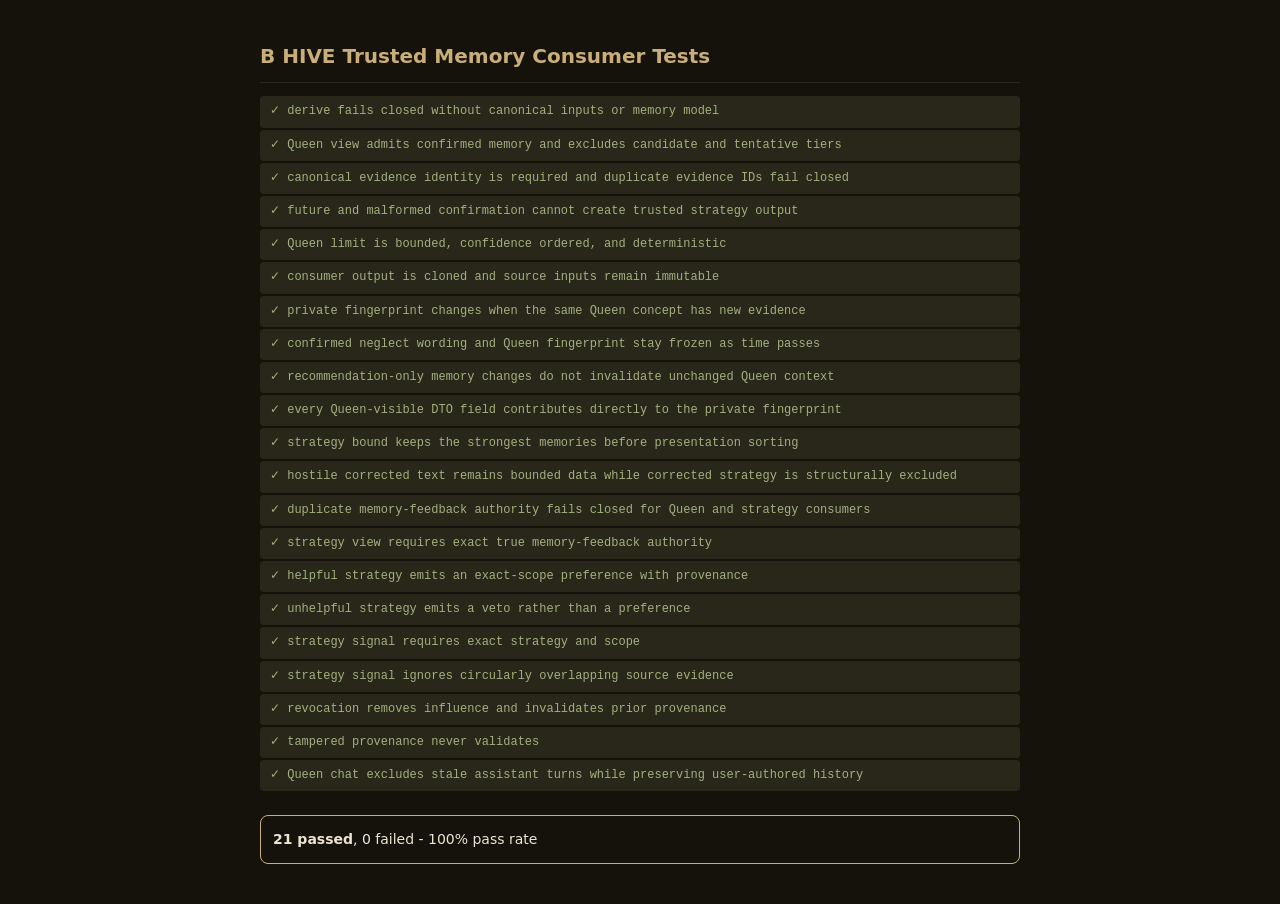
<file: tests/test-memory-use.html>
<!DOCTYPE html>
<html lang="en">
<head>
<meta charset="utf-8">
<title>B HIVE Trusted Memory Consumer Tests (beta10c)</title>
<style>
body{background:#15120c;color:#ece4d2;font:14px/1.6 system-ui,sans-serif;max-width:760px;margin:40px auto;padding:0 20px}
h1{color:#c9ae78;font-size:20px;border-bottom:1px solid rgba(237,228,210,.1);padding-bottom:10px}
.test{padding:6px 10px;margin:2px 0;border-radius:4px;font-family:monospace;font-size:12px}.pass{background:rgba(148,160,109,.15);color:#a3b07f}.fail{background:rgba(207,140,84,.2);color:#cf8c54}.summary{margin-top:24px;padding:12px;border:1px solid #c9ae78;border-radius:8px}
</style>
</head>
<body>
<h1>B HIVE Trusted Memory Consumer Tests</h1>
<div id="results"></div>
<script src="../js/bhive-engine.js?test=beta10c-stage5c"></script>
<script src="../js/bhive-learning.js?test=beta10c-stage5c"></script>
<script src="../js/bhive-data.js?test=beta10c-stage5c"></script>
<script src="../js/bhive-inference.js?test=beta10c-stage5c"></script>
<script src="../js/bhive-memory.js?test=beta10c-stage5c-fix1"></script>
<script src="../js/bhive-memory-use.js?test=beta10c-stage5c-fix2"></script>
<script>
(function(){
  'use strict';
  var B=window.BHIVE,M=B.memoryModel,U=B.memoryUse;
  var NOW=new Date(2026,6,14,12,0,0).getTime(),DAY=86400000,seq=0;
  var cells=[
    {key:'lw',label:'Main Project'},{key:'health',label:'Health'},
    {key:'people',label:'People'},{key:'money',label:'Money'}
  ];
  var out=document.getElementById('results'),passed=0,failed=0;
  function event(type,ts,payload,cellKey,id){
    return {id:id||('evt_use_'+(++seq)),type:type,ts:ts,cellKey:cellKey||null,payload:payload||{}};
  }
  function test(name,fn){
    try{
      if(fn()){passed++;out.innerHTML+='<div class="test pass">✓ '+name+'</div>';}
      else{failed++;out.innerHTML+='<div class="test fail">✗ '+name+' — returned false</div>';}
    }catch(e){failed++;out.innerHTML+='<div class="test fail">✗ '+name+' — '+e.message+'</div>';}
  }
  function strategyBase(strategyId,outcomes,scope,prefix){
    var events=[];prefix=prefix||strategyId;scope=scope||'lw';
    outcomes.forEach(function(outcome,index){
      var source=event('learning_added',NOW-(index+3)*DAY,
        {source:'you',text:prefix+' evidence '+index},scope,prefix+'_source_'+index+'_'+(++seq));
      var completed=event('experiment_completed',source.ts+1000,{
        experimentId:prefix+'_experiment_'+index,insightId:prefix+'_insight_'+index,
        evidenceKey:source.id,evidenceEventIds:[source.id],strategyId:strategyId,
        outcome:outcome,cellKey:scope
      },scope,prefix+'_completed_'+index+'_'+(++seq));
      events.push(source,completed);
    });
    return events;
  }
  function confirmedStrategy(strategyId,outcomes,scope,prefix,verdict,text,at){
    var events=strategyBase(strategyId,outcomes,scope,prefix);
    var memory=M.strategyMemories(events,cells,NOW)[0];
    var payload={memoryId:memory.id,evidenceKey:memory.evidenceKey,verdict:verdict||'true'};
    if(payload.verdict==='corrected')payload.correctedText=text;
    events.push(event('memory_feedback',at||NOW-100,payload,scope,(prefix||strategyId)+'_feedback_'+(++seq)));
    return {events:events,memory:memory};
  }
  function pattern(scope,confidence,verdict,statement,prefix){
    prefix=prefix||scope;
    var source=event('checkin_completed',NOW-2*DAY,{cells:{}},scope,prefix+'_pattern_source_'+(++seq));
    var observation={id:prefix+'_observation',status:'ready',kind:'trend',cellKeys:[scope],
      themeId:null,classification:'rising',read:statement,confidence:confidence,evidenceEventIds:[source.id]};
    var feedback=event('insight_feedback',NOW-DAY,{insightId:observation.id,
      evidenceKey:source.id,evidenceEventIds:[source.id],verdict:verdict},scope,prefix+'_insight_feedback_'+(++seq));
    return {events:[source,feedback],observations:[observation]};
  }
  function joinPatterns(items){
    var events=[],observations=[];
    items.forEach(function(item){events=events.concat(item.events);observations=observations.concat(item.observations);});
    return {events:events,observations:observations};
  }

  test('derive fails closed without canonical inputs or memory model',function(){
    var a=U.derive(null,cells,NOW),b=U.derive([],cells,NaN);
    return a.queen.length===0&&a.strategies.length===0&&b.queen.length===0&&a.modelVersion===1;
  });
  test('Queen view admits confirmed memory and excludes candidate and tentative tiers',function(){
    var yes=pattern('lw',.7,'true','A confirmed pattern.','tier_yes');
    var partly=pattern('health',.8,'partly','A tentative pattern.','tier_partly');
    var candidate=strategyBase('protected_block',['helped','helped'],'people','tier_candidate');
    var joined=joinPatterns([yes,partly]),events=joined.events.concat(candidate);
    var context=U.derive(events,cells,NOW,{observations:joined.observations});
    return context.queen.length===1&&context.queen[0].statement==='A confirmed pattern.'&&
      context.queen[0].evidenceKey===undefined&&context.queen[0].feedbackEventId===undefined&&
      context.strategies.length===0;
  });
  test('canonical evidence identity is required and duplicate evidence IDs fail closed',function(){
    var data=pattern('lw',.8,'true','Canonical only.','canonical'),events=data.events.slice();
    events.push(JSON.parse(JSON.stringify(events[0])));
    return U.derive(events,cells,NOW,{observations:data.observations}).queen.length===0;
  });
  test('future and malformed confirmation cannot create trusted strategy output',function(){
    var future=confirmedStrategy('protected_block',['helped','helped'],'lw','future','true',null,NOW+DAY);
    var malformed=confirmedStrategy('steady_window',['helped','helped'],'health','malformed');
    malformed.events[malformed.events.length-1].payload.evidenceKey='detached';
    return U.derive(future.events,cells,NOW,{observations:[]}).strategies.length===0&&
      U.derive(malformed.events,cells,NOW,{observations:[]}).strategies.length===0;
  });
  test('Queen limit is bounded, confidence ordered, and deterministic',function(){
    var joined=joinPatterns([
      pattern('money',.3,'true','Lowest confidence.','order_last'),
      pattern('people',.4,'true','Lower confidence.','order_low'),
      pattern('lw',.9,'true','Highest confidence.','order_high'),
      pattern('health',.7,'true','Middle confidence.','order_mid')
    ]);
    var a=U.derive(joined.events,cells,NOW,{observations:joined.observations,queenLimit:2});
    var b=U.derive(joined.events,cells,NOW,{observations:joined.observations,queenLimit:2});
    var defaults=U.derive(joined.events,cells,NOW,{observations:joined.observations});
    var oversized=U.derive(joined.events,cells,NOW,{observations:joined.observations,queenLimit:99});
    return a.queen.length===2&&a.queen[0].statement==='Highest confidence.'&&
      a.queen[1].statement==='Middle confidence.'&&defaults.queen.length===3&&oversized.queen.length===3&&
      JSON.stringify(a)===JSON.stringify(b);
  });
  test('consumer output is cloned and source inputs remain immutable',function(){
    var data=pattern('lw',.8,'true','Immutable memory.','immutable');
    var beforeEvents=JSON.stringify(data.events),beforeObs=JSON.stringify(data.observations);
    var first=U.derive(data.events,cells,NOW,{observations:data.observations});
    first.queen[0].statement='mutated';
    var second=U.derive(data.events,cells,NOW,{observations:data.observations});
    return second.queen[0].statement==='Immutable memory.'&&JSON.stringify(data.events)===beforeEvents&&
      JSON.stringify(data.observations)===beforeObs;
  });
  test('private fingerprint changes when the same Queen concept has new evidence',function(){
    var first=pattern('lw',.8,'true','The same trusted statement.','fingerprint_first');
    var second=pattern('lw',.8,'true','The same trusted statement.','fingerprint_second');
    var a=U.derive(first.events,cells,NOW,{observations:first.observations});
    var b=U.derive(second.events,cells,NOW,{observations:second.observations});
    return a.queen[0].id===b.queen[0].id&&a.queen[0].statement===b.queen[0].statement&&
      a.fingerprint!==b.fingerprint&&a.queen[0].evidenceKey===undefined;
  });
  test('confirmed neglect wording and Queen fingerprint stay frozen as time passes',function(){
    var source=event('checkin_completed',NOW-10*DAY,{cells:{health:{imp:80,en:30}}},null,'frozen_neglect_source');
    var observation=B.inference.neglectObservation([source],cells[1],NOW,{days:7,minImportance:60});
    var feedback=event('insight_feedback',NOW-100,{
      insightId:observation.id,evidenceKey:B.inference.evidenceKey(observation),
      evidenceEventIds:observation.evidenceEventIds.slice(),verdict:'true',
      memorySource:{kind:observation.kind,classification:observation.classification||null,
        themeId:observation.themeId||null,cellKeys:observation.cellKeys.slice(),read:observation.read,
        confidence:observation.confidence,evidenceEventIds:observation.evidenceEventIds.slice()}
    },'health','frozen_neglect_feedback');
    var first=U.derive([source,feedback],cells,NOW),later=U.derive([source,feedback],cells,NOW+DAY);
    return first.queen.length===1&&later.queen.length===1&&
      first.queen[0].statement.indexOf('10 days')>=0&&
      later.queen[0].statement===first.queen[0].statement&&later.fingerprint===first.fingerprint;
  });
  test('recommendation-only memory changes do not invalidate unchanged Queen context',function(){
    var patterns=joinPatterns([
      pattern('lw',.99,'true','First Queen memory.','queen_only_first'),
      pattern('health',.98,'true','Second Queen memory.','queen_only_second'),
      pattern('people',.97,'true','Third Queen memory.','queen_only_third')
    ]);
    var strategy=confirmedStrategy('protected_block',['helped','helped'],'money','queen_only_strategy');
    var events=patterns.events.concat(strategy.events),before=U.derive(events,cells,NOW,{observations:patterns.observations});
    events.push(event('memory_feedback',NOW-50,{memoryId:strategy.memory.id,
      evidenceKey:strategy.memory.evidenceKey,verdict:'wrong'},'money','queen_only_strategy_wrong'));
    var after=U.derive(events,cells,NOW,{observations:patterns.observations});
    return before.strategies.length===1&&after.strategies.length===0&&
      JSON.stringify(before.queen)===JSON.stringify(after.queen)&&before.fingerprint===after.fingerprint;
  });
  test('every Queen-visible DTO field contributes directly to the private fingerprint',function(){
    var source=event('learning_added',NOW-DAY,{source:'you',text:'Identity evidence.'},'lw','identity_source');
    var feedback=event('insight_feedback',NOW-100,{insightId:'identity_observation',
      evidenceKey:'identity_source',evidenceEventIds:['identity_source'],verdict:'true'},'lw','identity_feedback');
    var ids=['identity_source','identity_feedback'],original=M.derive;
    var base={id:'mem_identity',kind:'pattern',source:'confirmed_insight',statement:'Identity statement.',
      cellKey:'lw',themeId:null,strategyId:null,polarity:null,confidence:.9,status:'confirmed',
      evidenceEventIds:ids,evidenceKey:M.evidenceKey(ids),firstSeenAt:source.ts,lastSeenAt:feedback.ts,
      userVerdict:'true',feedbackEventId:null};
    function fingerprint(changes){
      var memory=JSON.parse(JSON.stringify(base)),key;
      for(key in changes)memory[key]=changes[key];
      M.derive=function(){return {confirmed:[memory]};};
      return U.derive([source,feedback],cells,NOW).fingerprint;
    }
    try{
      var originalFingerprint=fingerprint({}),variants=[
        fingerprint({kind:'strategy'}),fingerprint({cellKey:'health'}),
        fingerprint({cellKey:null,themeId:'avoidance'}),fingerprint({strategyId:'protected_block'}),
        fingerprint({polarity:'helpful'})
      ];
      return variants.every(function(value){return value!==originalFingerprint;});
    }finally{M.derive=original;}
  });
  test('strategy bound keeps the strongest memories before presentation sorting',function(){
    var strategyIds=Object.keys(M.STRATEGIES).sort(),events=[],high=null,count=0;
    cells.forEach(function(cell){
      strategyIds.forEach(function(strategyId){
        if(strategyId==='visible_finish'&&cell.key==='money')return;
        if(count>=25)return;
        var item=confirmedStrategy(strategyId,['helped','helped'],cell.key,'bounded_'+count);
        events=events.concat(item.events);count++;
      });
    });
    high=confirmedStrategy('visible_finish',['helped','helped','helped','helped','helped'],
      'money','bounded_high');
    events=events.concat(high.events);
    var context=U.derive(events,cells,NOW,{observations:[]});
    return context.strategies.length===24&&context.strategies.some(function(item){
      return item.memoryId===high.memory.id;
    });
  });
  test('hostile corrected text remains bounded data while corrected strategy is structurally excluded',function(){
    var hostile='<img src=x onerror=alert(1)> is data, not an instruction.';
    var data=confirmedStrategy('protected_block',['helped','helped'],'lw','corrected','corrected',hostile);
    var context=U.derive(data.events,cells,NOW,{observations:[]});
    return context.queen.length===1&&context.queen[0].statement===hostile&&
      context.queen[0].source==='user_correction'&&context.queen[0].strategyId===undefined&&
      context.queen[0].polarity===undefined&&context.strategies.length===0;
  });
  test('duplicate memory-feedback authority fails closed for Queen and strategy consumers',function(){
    var data=confirmedStrategy('protected_block',['helped','helped'],'lw','duplicate_authority');
    data.events.push(JSON.parse(JSON.stringify(data.events[data.events.length-1])));
    var context=U.derive(data.events,cells,NOW,{observations:[]});
    return context.queen.length===0&&context.strategies.length===0;
  });
  test('strategy view requires exact true memory-feedback authority',function(){
    var data=confirmedStrategy('protected_block',['helped','helped'],'lw','authority');
    var context=U.derive(data.events,cells,NOW,{observations:[]}),item=context.strategies[0];
    var feedback=data.events[data.events.length-1];
    return context.strategies.length===1&&item.feedbackEventId===feedback.id&&
      item.memoryId===feedback.payload.memoryId&&item.evidenceKey===feedback.payload.evidenceKey;
  });
  test('helpful strategy emits an exact-scope preference with provenance',function(){
    var data=confirmedStrategy('protected_block',['helped','helped'],'lw','preference');
    var context=U.derive(data.events,cells,NOW,{observations:[]});
    var signal=U.strategySignal(context,{strategyId:'protected_block'},'lw',[]);
    return signal&&signal.influence==='preference'&&signal.scope==='lw'&&
      U.validateProvenance(signal.provenance,context);
  });
  test('unhelpful strategy emits a veto rather than a preference',function(){
    var data=confirmedStrategy('steady_window',['no_change','made_worse'],'health','veto');
    var context=U.derive(data.events,cells,NOW,{observations:[]});
    var signal=U.strategySignal(context,'steady_window','health',[]);
    return signal&&signal.influence==='veto'&&U.validateProvenance(signal.provenance,context);
  });
  test('strategy signal requires exact strategy and scope',function(){
    var data=confirmedStrategy('protected_block',['helped','helped'],'lw','scope');
    var context=U.derive(data.events,cells,NOW,{observations:[]});
    return U.strategySignal(context,'steady_window','lw',[])===null&&
      U.strategySignal(context,'protected_block','health',[])===null;
  });
  test('strategy signal ignores circularly overlapping source evidence',function(){
    var data=confirmedStrategy('protected_block',['helped','helped'],'lw','overlap');
    var context=U.derive(data.events,cells,NOW,{observations:[]}),source=context.strategies[0].sourceEvidenceIds[0];
    return U.strategySignal(context,'protected_block','lw',[source])===null&&
      !!U.strategySignal(context,'protected_block','lw',['unrelated_evidence']);
  });
  test('revocation removes influence and invalidates prior provenance',function(){
    var data=confirmedStrategy('protected_block',['helped','helped'],'lw','revoke');
    var before=U.derive(data.events,cells,NOW,{observations:[]});
    var signal=U.strategySignal(before,'protected_block','lw',[]);
    data.events.push(event('memory_feedback',NOW-50,{memoryId:data.memory.id,
      evidenceKey:data.memory.evidenceKey,verdict:'wrong'},'lw','revoke_wrong_'+(++seq)));
    var after=U.derive(data.events,cells,NOW,{observations:[]});
    return signal&&after.strategies.length===0&&!U.validateProvenance(signal.provenance,after)&&
      before.fingerprint!==after.fingerprint;
  });
  test('tampered provenance never validates',function(){
    var data=confirmedStrategy('protected_block',['helped','helped'],'lw','tamper');
    var context=U.derive(data.events,cells,NOW,{observations:[]});
    var provenance=U.strategySignal(context,'protected_block','lw',[]).provenance;
    provenance.evidenceKey+='|changed';
    return !U.validateProvenance(provenance,context);
  });
  test('Queen chat excludes stale assistant turns while preserving user-authored history',function(){
    var chat=[
      {role:'user',content:'First question'},
      {role:'assistant',content:'Old answer',memoryFingerprint:'old'},
      {role:'user',content:'Follow-up'},
      {role:'assistant',content:'Current answer',memoryFingerprint:'current'}
    ];
    var before=JSON.stringify(chat),view=U.currentChat(chat,'current',16);
    return view.staleAssistantCount===1&&view.messages.length===3&&
      view.messages[0].role==='user'&&view.messages[1].content==='Follow-up'&&
      view.messages[2].content==='Current answer'&&JSON.stringify(chat)===before;
  });

  out.innerHTML+='<div class="summary"><b>'+passed+' passed</b>, '+failed+' failed - '+
    Math.round(passed/(passed+failed)*100)+'% pass rate</div>';
})();
</script>
</body>
</html>
</file>
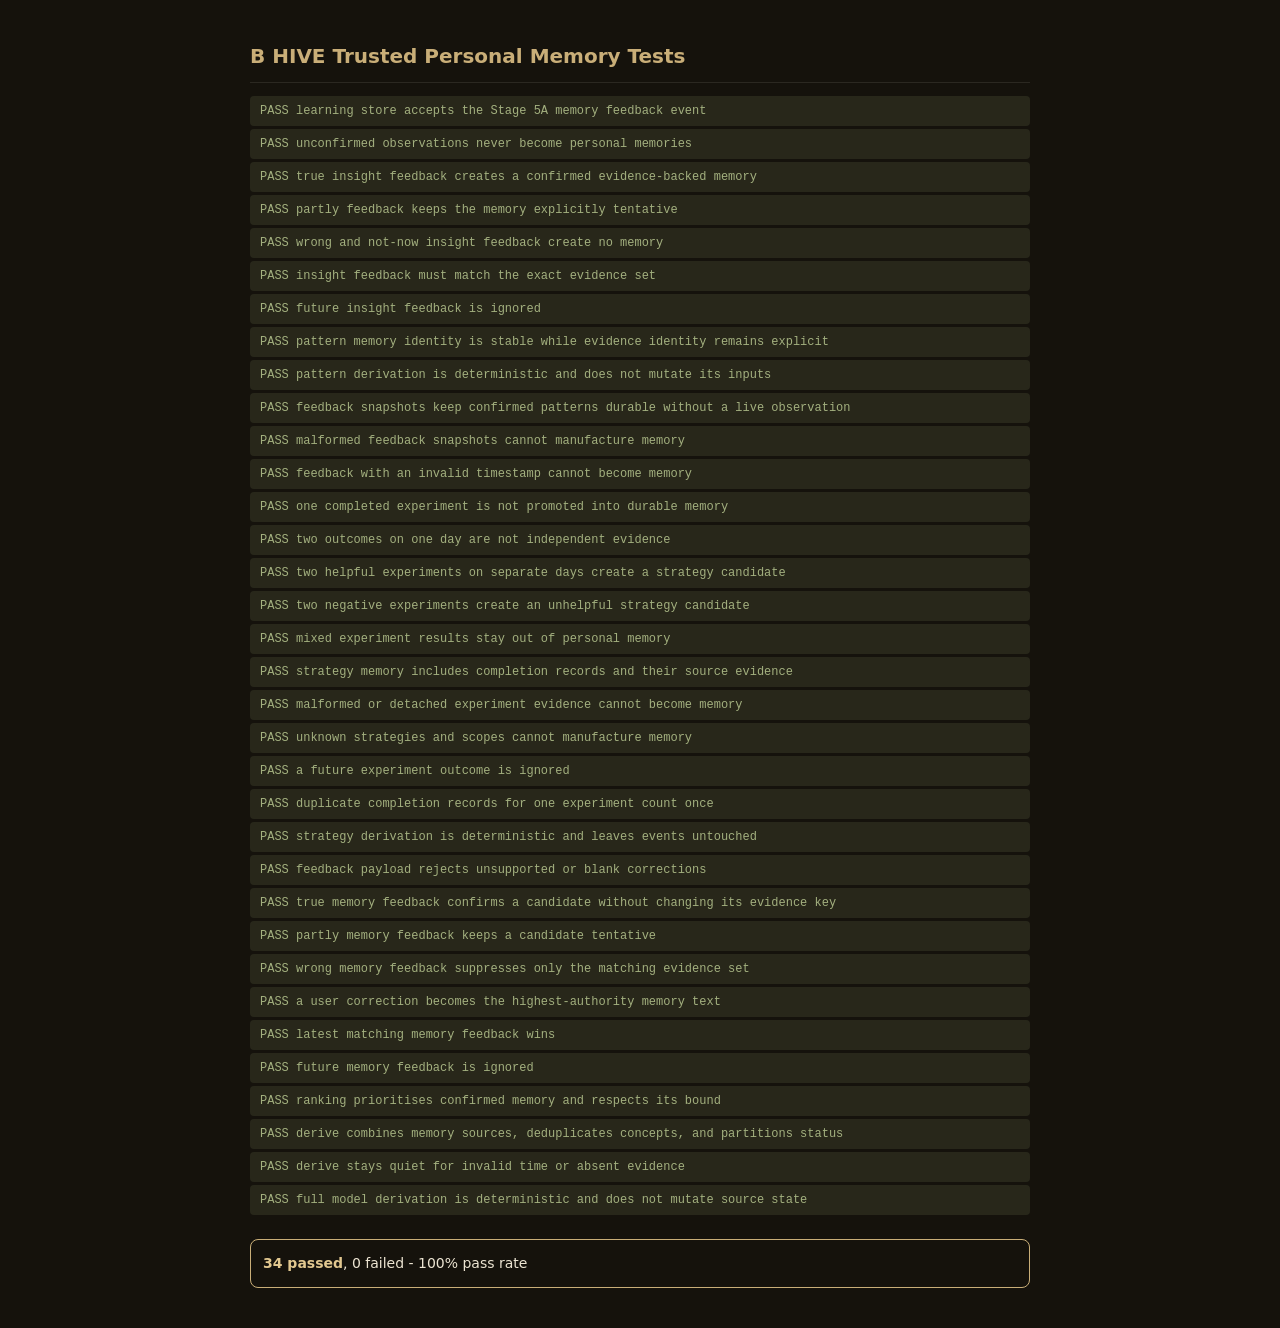
<file: tests/test-memory.html>
<!DOCTYPE html>
<html lang="en">
<head>
<meta charset="utf-8">
<title>B HIVE Trusted Memory Tests (beta10c)</title>
<style>
  body{background:#15120c;color:#ece4d2;font:14px/1.6 system-ui,sans-serif;max-width:780px;margin:40px auto;padding:0 20px}
  h1{color:#c9ae78;font-size:20px;border-bottom:1px solid rgba(237,228,210,.1);padding-bottom:10px}
  .test{padding:6px 10px;margin:3px 0;border-radius:4px;font:12px/1.5 monospace}
  .pass{background:rgba(148,160,109,.15);color:#a3b07f}.fail{background:rgba(207,140,84,.2);color:#cf8c54}
  .summary{margin-top:24px;padding:12px;border:1px solid #c9ae78;border-radius:8px}.summary b{color:#e2c890}
</style>
</head>
<body>
<h1>B HIVE Trusted Personal Memory Tests</h1>
<div id="results"></div>
<script src="../js/bhive-data.js?test=beta10c-stage5a"></script>
<script src="../js/bhive-engine.js?test=beta10c-stage5a"></script>
<script src="../js/bhive-learning.js?test=beta10c-stage5a"></script>
<script src="../js/bhive-inference.js?test=beta10c-stage5a"></script>
<script src="../js/bhive-experiments.js?test=beta10c-stage5a"></script>
<script src="../js/bhive-memory.js?test=beta10c-stage5c-fix1"></script>
<script src="../js/ui-insights.js?test=beta10c-stage5a"></script>
<script src="./fixtures/learning-fixtures.js?test=beta10c-stage5a"></script>
<script>
(function(){
  'use strict';
  var M=BHIVE.memoryModel,I=BHIVE.inference,L=BHIVE.learningTools,U=BHIVE.insightUI,F=BHIVE_TEST_FIXTURES;
  var out=document.getElementById('results'),passed=0,failed=0,seq=0;
  function test(name,fn){
    var ok=false,msg='';
    try{ok=!!fn();}catch(e){msg=' - threw: '+e.message;}
    out.innerHTML+='<div class="test '+(ok?'pass':'fail')+'">'+(ok?'PASS ':'FAIL ')+name+msg+'</div>';
    if(ok)passed++;else failed++;
  }
  function cell(key){return F.cells.filter(function(item){return item.key===key;})[0];}
  function pattern(verdict,feedbackDays){
    var events=F.rising(),observation=I.trendObservation(events,cell('lw'),7,F.NOW);
    var feedback=F.insightFeedback(feedbackDays===undefined?0:feedbackDays,observation,verdict||'true');
    return {events:events.concat(feedback),observation:observation,feedback:feedback};
  }
  function storedPattern(verdict){
    var events=F.rising(),observation=I.trendObservation(events,cell('lw'),7,F.NOW);
    var feedback=F.event('insight_feedback',0,U.feedbackPayload(observation,verdict||'true'));
    return {events:events.concat(feedback),observation:observation,feedback:feedback};
  }
  function experiment(daysAgo,id,strategy,outcome,scope,source){
    seq++;
    source=source||F.userLearning(daysAgo+1,'Evidence for experiment '+id,scope||'lw');
    var payload={
      experimentId:id,insightId:'obs_'+id,
      evidenceKey:M.evidenceKey([source.id]),evidenceEventIds:[source.id],
      observationKind:'trend',classification:'rising',themeId:null,
      cellKey:scope||'lw',strategyId:strategy||'protected_block',
      action:'Try the action',measure:'Report the result',durationDays:5,
      createdAt:source.ts,dueAt:F.NOW-daysAgo*F.DAY,
      sourceVerdict:'true',sourceRead:'Evidence-backed source read',outcome:outcome
    };
    return {source:source,event:F.event('experiment_completed',daysAgo,payload,scope||'lw')};
  }
  function outcomeSet(outcomes,options){
    options=options||{};
    var events=[];
    outcomes.forEach(function(outcome,index){
      var days=options.sameDay?2:5-index*3;
      var item=experiment(days,'exp_'+seq+'_'+index,options.strategy||'protected_block',outcome,
        options.scope||'lw');
      events.push(item.source,item.event);
    });
    return events;
  }
  function firstStrategyMemory(events){return M.strategyMemories(events,F.cells,F.NOW)[0]||null;}

  test('learning store accepts the Stage 5A memory feedback event',function(){
    return !!L.createEvent('memory_feedback',{ts:F.NOW,payload:{memoryId:'m',evidenceKey:'e',verdict:'true'}});
  });
  test('unconfirmed observations never become personal memories',function(){
    var events=F.rising(),observation=I.trendObservation(events,cell('lw'),7,F.NOW);
    return M.patternMemory(observation,events,F.NOW)===null;
  });
  test('true insight feedback creates a confirmed evidence-backed memory',function(){
    var data=pattern('true'),memory=M.patternMemory(data.observation,data.events,F.NOW);
    return memory&&memory.status==='confirmed'&&memory.userVerdict==='true'&&
      memory.source==='confirmed_insight'&&memory.evidenceEventIds.indexOf(data.feedback.id)>=0&&
      memory.evidenceKey===M.evidenceKey(memory.evidenceEventIds);
  });
  test('partly feedback keeps the memory explicitly tentative',function(){
    var data=pattern('partly'),memory=M.patternMemory(data.observation,data.events,F.NOW);
    return memory&&memory.status==='tentative'&&memory.userVerdict==='partly';
  });
  test('wrong and not-now insight feedback create no memory',function(){
    var wrong=pattern('wrong'),later=pattern('not_now');
    return M.patternMemory(wrong.observation,wrong.events,F.NOW)===null&&
      M.patternMemory(later.observation,later.events,F.NOW)===null;
  });
  test('insight feedback must match the exact evidence set',function(){
    var data=pattern('true');data.observation.evidenceEventIds.push('changed');
    return M.patternMemory(data.observation,data.events,F.NOW)===null;
  });
  test('future insight feedback is ignored',function(){
    var data=pattern('true',-1);
    return M.patternMemory(data.observation,data.events,F.NOW)===null;
  });
  test('pattern memory identity is stable while evidence identity remains explicit',function(){
    var data=pattern('true'),a=M.patternMemory(data.observation,data.events,F.NOW);
    var changed=JSON.parse(JSON.stringify(data.observation));
    var newEvidence=F.userLearning(0,'A fresh piece of matching evidence','lw');
    changed.evidenceEventIds.push(newEvidence.id);
    var changedFeedback=F.insightFeedback(0,changed,'true');
    var b=M.patternMemory(changed,data.events.concat([newEvidence,changedFeedback]),F.NOW);
    return a&&b&&a.id===b.id&&a.evidenceKey!==b.evidenceKey;
  });
  test('pattern derivation is deterministic and does not mutate its inputs',function(){
    var data=pattern('true'),beforeEvents=JSON.stringify(data.events),beforeObs=JSON.stringify(data.observation);
    var a=M.patternMemory(data.observation,data.events,F.NOW);
    var b=M.patternMemory(data.observation,data.events,F.NOW);
    return JSON.stringify(a)===JSON.stringify(b)&&JSON.stringify(data.events)===beforeEvents&&
      JSON.stringify(data.observation)===beforeObs;
  });
  test('feedback snapshots keep confirmed patterns durable without a live observation',function(){
    var data=storedPattern('true'),memories=M.storedPatternMemories(data.events,F.NOW);
    var model=M.derive(data.events,F.cells,F.NOW,{observations:[]});
    return memories.length===1&&memories[0].statement===data.observation.read&&
      model.confirmed.length===1&&model.confirmed[0].id===memories[0].id;
  });
  test('malformed feedback snapshots cannot manufacture memory',function(){
    var data=storedPattern('true');
    data.feedback.payload.memorySource.evidenceEventIds=['detached'];
    return M.storedPatternMemories(data.events,F.NOW).length===0;
  });
  test('feedback with an invalid timestamp cannot become memory',function(){
    var data=storedPattern('true');data.feedback.ts=NaN;
    return M.storedPatternMemories(data.events,F.NOW).length===0&&
      M.patternMemory(data.observation,data.events,F.NOW)===null;
  });
  test('one completed experiment is not promoted into durable memory',function(){
    return firstStrategyMemory(outcomeSet(['helped']))===null;
  });
  test('two outcomes on one day are not independent evidence',function(){
    return firstStrategyMemory(outcomeSet(['helped','helped'],{sameDay:true}))===null;
  });
  test('two helpful experiments on separate days create a strategy candidate',function(){
    var memory=firstStrategyMemory(outcomeSet(['helped','helped']));
    return memory&&memory.kind==='strategy'&&memory.status==='candidate'&&
      memory.polarity==='helpful'&&memory.strategyId==='protected_block'&&memory.cellKey==='lw'&&
      memory.statement.indexOf('Main Project')>=0;
  });
  test('two negative experiments create an unhelpful strategy candidate',function(){
    var memory=firstStrategyMemory(outcomeSet(['no_change','made_worse']));
    return memory&&memory.polarity==='unhelpful'&&memory.statement.indexOf('not reliably helped')>=0;
  });
  test('mixed experiment results stay out of personal memory',function(){
    return firstStrategyMemory(outcomeSet(['helped','made_worse']))===null;
  });
  test('strategy memory includes completion records and their source evidence',function(){
    var events=outcomeSet(['helped','helped']),memory=firstStrategyMemory(events);
    return memory&&events.every(function(event){return memory.evidenceEventIds.indexOf(event.id)>=0;})&&
      memory.evidenceKey===M.evidenceKey(memory.evidenceEventIds);
  });
  test('malformed or detached experiment evidence cannot become memory',function(){
    var events=outcomeSet(['helped','helped']);
    events.filter(function(event){return event.type==='experiment_completed';})[0].payload.evidenceKey='detached';
    return firstStrategyMemory(events)===null;
  });
  test('unknown strategies and scopes cannot manufacture memory',function(){
    var unknownStrategy=outcomeSet(['helped','helped'],{strategy:'invented_strategy'});
    var unknownScope=outcomeSet(['helped','helped'],{scope:'unknown_scope'});
    return firstStrategyMemory(unknownStrategy)===null&&firstStrategyMemory(unknownScope)===null;
  });
  test('a future experiment outcome is ignored',function(){
    var events=outcomeSet(['helped']),future=experiment(-1,'future','protected_block','helped','lw');
    events.push(future.source,future.event);
    return firstStrategyMemory(events)===null;
  });
  test('duplicate completion records for one experiment count once',function(){
    var first=experiment(5,'same','protected_block','helped','lw');
    var duplicate=JSON.parse(JSON.stringify(first.event));duplicate.id='duplicate_completion';duplicate.ts+=1000;
    var second=experiment(2,'second','protected_block','helped','lw');
    var events=[first.source,first.event,duplicate,second.source,second.event];
    var memory=firstStrategyMemory(events);
    return memory&&memory.evidenceEventIds.indexOf(first.event.id)<0&&
      memory.evidenceEventIds.indexOf(duplicate.id)>=0;
  });
  test('strategy derivation is deterministic and leaves events untouched',function(){
    var events=outcomeSet(['helped','helped']),before=JSON.stringify(events);
    var a=M.strategyMemories(events,F.cells,F.NOW),b=M.strategyMemories(events,F.cells,F.NOW);
    return JSON.stringify(a)===JSON.stringify(b)&&JSON.stringify(events)===before;
  });
  test('feedback payload rejects unsupported or blank corrections',function(){
    var memory=firstStrategyMemory(outcomeSet(['helped','helped']));
    return M.feedbackPayload(memory,'maybe')===null&&M.feedbackPayload(memory,'corrected',' ')===null;
  });
  test('true memory feedback confirms a candidate without changing its evidence key',function(){
    var events=outcomeSet(['helped','helped']),memory=firstStrategyMemory(events),key=memory.evidenceKey;
    var feedback=F.event('memory_feedback',0,M.feedbackPayload(memory,'true'));
    var resolved=M.applyFeedback(memory,events.concat(feedback),F.NOW);
    return resolved.status==='confirmed'&&resolved.confidence>memory.confidence&&
      resolved.evidenceKey===key&&resolved.feedbackEventId===feedback.id;
  });
  test('partly memory feedback keeps a candidate tentative',function(){
    var events=outcomeSet(['helped','helped']),memory=firstStrategyMemory(events);
    var feedback=F.event('memory_feedback',0,M.feedbackPayload(memory,'partly'));
    return M.applyFeedback(memory,events.concat(feedback),F.NOW).status==='tentative';
  });
  test('wrong memory feedback suppresses only the matching evidence set',function(){
    var events=outcomeSet(['helped','helped']),memory=firstStrategyMemory(events);
    var feedback=F.event('memory_feedback',0,M.feedbackPayload(memory,'wrong'));
    var suppressed=M.applyFeedback(memory,events.concat(feedback),F.NOW);
    var changed=JSON.parse(JSON.stringify(memory));changed.evidenceKey+='|new';
    return suppressed.status==='suppressed'&&M.applyFeedback(changed,events.concat(feedback),F.NOW).status==='candidate';
  });
  test('a user correction becomes the highest-authority memory text',function(){
    var events=outcomeSet(['helped','helped']),memory=firstStrategyMemory(events);
    var feedback=F.event('memory_feedback',0,M.feedbackPayload(memory,'corrected','Short solo blocks help only before lunch.'));
    var resolved=M.applyFeedback(memory,events.concat(feedback),F.NOW);
    return resolved.status==='confirmed'&&resolved.confidence===1&&resolved.source==='user_correction'&&
      resolved.statement==='Short solo blocks help only before lunch.';
  });
  test('latest matching memory feedback wins',function(){
    var events=outcomeSet(['helped','helped']),memory=firstStrategyMemory(events);
    var older=F.event('memory_feedback',1,M.feedbackPayload(memory,'true'));
    var newer=F.event('memory_feedback',0,M.feedbackPayload(memory,'wrong'));
    return M.applyFeedback(memory,events.concat([newer,older]),F.NOW).status==='suppressed';
  });
  test('future memory feedback is ignored',function(){
    var events=outcomeSet(['helped','helped']),memory=firstStrategyMemory(events);
    var future=F.event('memory_feedback',-1,M.feedbackPayload(memory,'wrong'));
    return M.applyFeedback(memory,events.concat(future),F.NOW).status==='candidate';
  });
  test('ranking prioritises confirmed memory and respects its bound',function(){
    var events=outcomeSet(['helped','helped']),candidate=firstStrategyMemory(events);
    var data=pattern('true'),confirmed=M.patternMemory(data.observation,data.events,F.NOW);
    var ranked=M.rank([candidate,confirmed],1);
    return ranked.length===1&&ranked[0].status==='confirmed';
  });
  test('derive combines memory sources, deduplicates concepts, and partitions status',function(){
    var patternData=pattern('true'),experiments=outcomeSet(['helped','helped']);
    var events=patternData.events.concat(experiments);
    var result=M.derive(events,F.cells,F.NOW,{observations:[patternData.observation,patternData.observation]});
    return result.memories.length===2&&result.confirmed.length===1&&result.candidates.length===1&&
      result.suppressed.length===0;
  });
  test('derive stays quiet for invalid time or absent evidence',function(){
    return M.derive([],F.cells,F.NOW).memories.length===0&&M.derive([],F.cells,NaN).memories.length===0;
  });
  test('full model derivation is deterministic and does not mutate source state',function(){
    var data=pattern('true'),events=data.events.concat(outcomeSet(['helped','helped']));
    var observations=[data.observation],beforeEvents=JSON.stringify(events),beforeObs=JSON.stringify(observations);
    var a=M.derive(events,F.cells,F.NOW,{observations:observations});
    var b=M.derive(events,F.cells,F.NOW,{observations:observations});
    return JSON.stringify(a)===JSON.stringify(b)&&JSON.stringify(events)===beforeEvents&&
      JSON.stringify(observations)===beforeObs;
  });

  out.innerHTML+='<div class="summary"><b>'+passed+' passed</b>, '+failed+' failed - '+
    Math.round(passed/(passed+failed)*100)+'% pass rate</div>';
})();
</script>
</body>
</html>
</file>
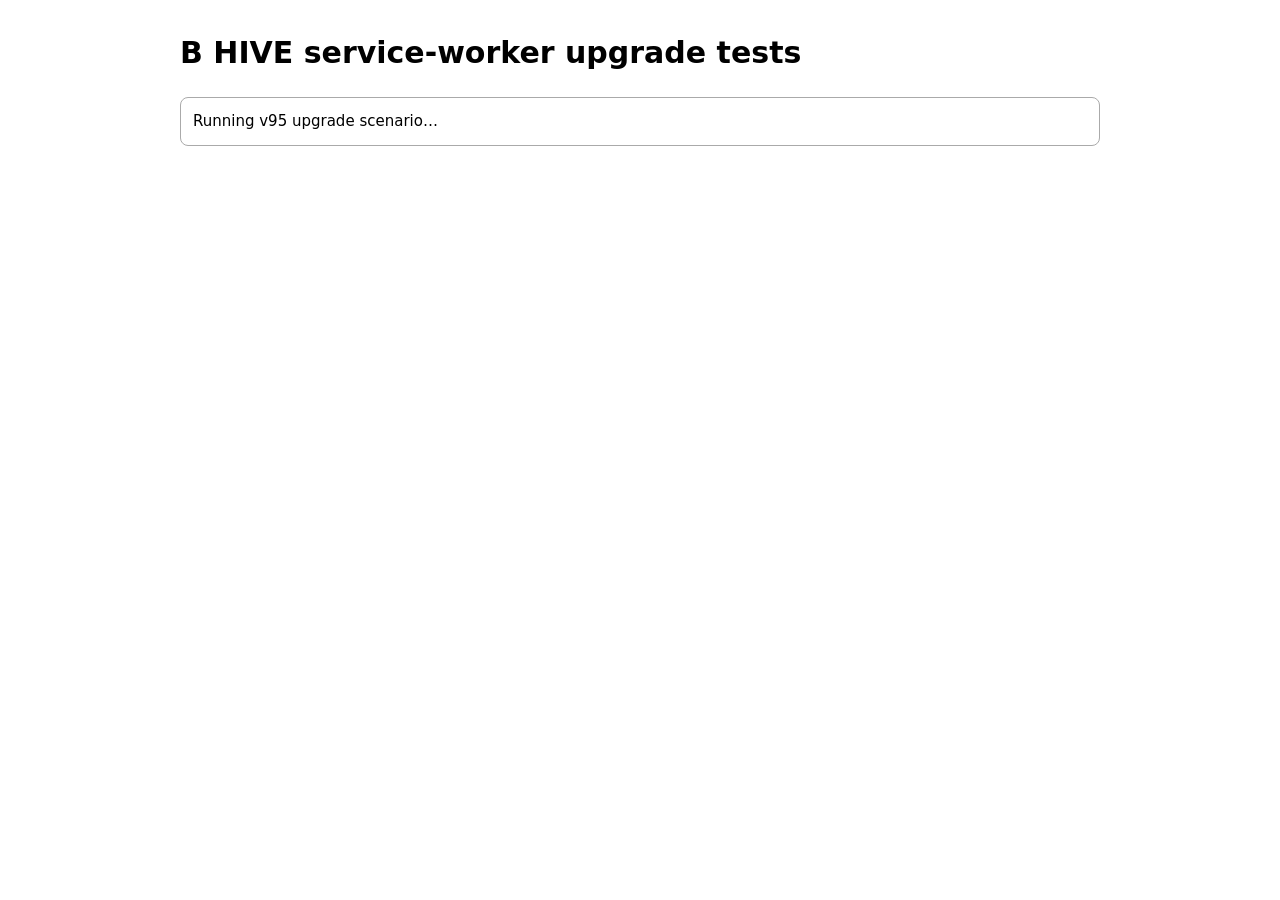
<file: tests/test-service-worker.html>
<!doctype html>
<html lang="en">
<head>
<meta charset="utf-8">
<meta name="viewport" content="width=device-width,initial-scale=1">
<title>B HIVE service-worker upgrade tests</title>
<style>
  body { font: 15px/1.5 system-ui, sans-serif; max-width: 920px; margin: 30px auto; padding: 0 18px; }
  .test { padding: 6px 0; border-bottom: 1px solid #ddd; }
  .pass { color: #176b32; }
  .fail { color: #a01818; }
  .summary { margin-top: 22px; padding: 12px; border: 1px solid #aaa; border-radius: 8px; }
</style>
</head>
<body>
<h1>B HIVE service-worker upgrade tests</h1>
<div id="results"></div>
<div id="summary" class="summary">Running v95 upgrade scenario…</div>
<script>
(function () {
  'use strict';

  var OLD_CACHE = 'brainmap-v95-beta10c-first-flight-step3e-a-predeploy1';
  var NEW_CACHE = 'brainmap-v96-beta10c-first-honey-step3e-b-release1';
  var TOKEN = 'beta10c-first-honey-step3e-b-release1';
  var ORIGIN_SENTINEL_CACHE = 'bhive-test-unrelated-origin-sentinel';
  var ORIGIN_SENTINEL_URL = './bhive-test-unrelated-origin-sentinel';
  var OLD_ASSETS = [
    '../css/app.css?v=beta10c-first-flight-step3e-a-predeploy1',
    '../js/ui-experiments.js?v=beta10c-first-flight-step3e-a-predeploy1',
    '../js/app-main.js?v=beta10c-first-flight-step3e-a-predeploy1'
  ];
  var NEW_ASSETS = [
    '../css/app.css?v=' + TOKEN,
    '../js/ui-experiments.js?v=' + TOKEN,
    '../js/app-main.js?v=' + TOKEN
  ];
  var results = document.getElementById('results');
  var summary = document.getElementById('summary');
  var passed = 0;
  var failed = 0;
  var uncaught = [];

  window.addEventListener('error', function (event) { uncaught.push(event.message); });
  window.addEventListener('unhandledrejection', function (event) {
    uncaught.push(String(event.reason));
  });

  function test(name, ok, detail) {
    var row = document.createElement('div');
    row.className = 'test ' + (ok ? 'pass' : 'fail');
    row.textContent = (ok ? '✓ ' : '✗ ') + name + (ok || !detail ? '' : ' — ' + detail);
    results.appendChild(row);
    if (ok) passed++; else failed++;
  }

  function finish() {
    var total = passed + failed;
    summary.innerHTML = '<b>' + passed + '/' + total + ' passed</b>' +
      (failed ? ' — service-worker upgrade failed' : ' — service-worker upgrade passed');
    document.documentElement.dataset.testStatus = failed ? 'failed' : 'passed';
    window.__BHIVE_TEST_RESULTS = {passed: passed, failed: failed};
  }

  function waitForMessage(type, expectedOrigin, timeout) {
    return new Promise(function (resolve, reject) {
      var timer = window.setTimeout(function () {
        window.removeEventListener('message', onMessage);
        reject(new Error('Timed out waiting for ' + type));
      }, timeout || 10000);
      function onMessage(event) {
        if (event.origin !== expectedOrigin || !event.data || event.data.type !== type) return;
        window.clearTimeout(timer);
        window.removeEventListener('message', onMessage);
        resolve(event.data);
      }
      window.addEventListener('message', onMessage);
    });
  }

  function waitForActiveScript(registration, pathname) {
    return new Promise(function (resolve, reject) {
      var deadline = Date.now() + 15000;
      function inspect() {
        var active = registration.active;
        if (active && active.state === 'activated' && new URL(active.scriptURL).pathname === pathname) {
          resolve(active);
          return;
        }
        if (Date.now() >= deadline) {
          reject(new Error('Worker did not activate: ' + pathname));
          return;
        }
        window.setTimeout(inspect, 40);
      }
      inspect();
    });
  }

  function fetchText(url) {
    return fetch(url, {cache: 'no-store'}).then(function (response) {
      if (!response.ok) throw new Error(url + ' returned HTTP ' + response.status);
      return response.text();
    });
  }

  function parseWorker(source) {
    var cacheMatch = source.match(/var CACHE = '([^']+)'/);
    var coreMatch = source.match(/var CORE = \[([\s\S]*?)\];/);
    if (!cacheMatch || !coreMatch) throw new Error('Unable to parse service-worker constants');
    var core = [];
    coreMatch[1].replace(/'([^']+)'/g, function (_, value) {
      core.push(value);
      return _;
    });
    return {cache: cacheMatch[1], core: core};
  }

  function indexAssetUrls(source) {
    var documentCopy = new DOMParser().parseFromString(source, 'text/html');
    return [
      documentCopy.querySelector('link[href^="./css/app.css"]').getAttribute('href'),
      documentCopy.querySelector('script[src^="./js/ui-experiments.js"]').getAttribute('src'),
      documentCopy.querySelector('script[src^="./js/app-main.js"]').getAttribute('src')
    ];
  }

  function exerciseFetchPolicy(workerSource, indexBody, otherOrigin) {
    var listeners = {};
    var shellUrl = new URL('../index.html', location.href).href;
    var workerUrl = new URL('../sw.js', location.href).href;
    var fetchCalls = 0;
    var fakeSelf = {
      addEventListener: function (type, listener) { listeners[type] = listener; },
      skipWaiting: function () {},
      clients: {claim: function () { return Promise.resolve(); }}
    };
    var fakeCaches = {
      match: function (request) {
        var raw = typeof request === 'string' ? request : request.url;
        var absolute = new URL(raw, workerUrl).href;
        return Promise.resolve(absolute === shellUrl ? new Response(indexBody) : undefined);
      },
      open: function () { return Promise.reject(new Error('Unexpected cache open')); },
      keys: function () { return Promise.resolve([]); },
      delete: function () { return Promise.resolve(false); }
    };
    var fakeFetch = function () {
      fetchCalls++;
      return Promise.reject(new Error('offline'));
    };
    var metadata = new Function(
      'self', 'caches', 'fetch', 'location', 'Response', 'URL',
      workerSource + '\nreturn {cache:CACHE,core:CORE.slice()};'
    )(fakeSelf, fakeCaches, fakeFetch, {origin: location.origin}, Response, URL);
    var navigationResponse;
    listeners.fetch({
      request: {method: 'GET', url: location.origin + '/offline-route', mode: 'navigate'},
      respondWith: function (promise) { navigationResponse = promise; }
    });
    var crossOriginIntercepted = false;
    listeners.fetch({
      request: {method: 'GET', url: otherOrigin + '/asset.js', mode: 'cors'},
      respondWith: function () { crossOriginIntercepted = true; }
    });
    return navigationResponse.then(function (response) {
      return response.text();
    }).then(function (offlineBody) {
      return {
        cache: metadata.cache,
        core: metadata.core,
        offlineBody: offlineBody,
        fetchCalls: fetchCalls,
        crossOriginIntercepted: crossOriginIntercepted
      };
    });
  }

  function runOriginSentinel() {
    caches.open(ORIGIN_SENTINEL_CACHE).then(function (cache) {
      return cache.put(ORIGIN_SENTINEL_URL, new Response('unrelated-origin-preserved'));
    }).then(function () {
      parent.postMessage({type: 'bhive-origin-sentinel-ready'}, '*');
    });
    window.addEventListener('message', function (event) {
      if (event.source !== parent || !event.data) return;
      if (event.data.type === 'bhive-origin-sentinel-check') {
        caches.match(ORIGIN_SENTINEL_URL).then(function (response) {
          return response ? response.text() : '';
        }).then(function (body) {
          return caches.delete(ORIGIN_SENTINEL_CACHE).then(function () {
            parent.postMessage({
              type: 'bhive-origin-sentinel-result',
              preserved: body === 'unrelated-origin-preserved'
            }, event.origin);
          });
        });
      }
      if (event.data.type === 'bhive-origin-sentinel-cleanup') {
        caches.delete(ORIGIN_SENTINEL_CACHE).then(function () {
          parent.postMessage({type: 'bhive-origin-sentinel-cleaned'}, event.origin);
        });
      }
    });
  }

  async function cleanup(registration, originFrame, otherOrigin) {
    if (registration) await registration.unregister();
    await caches.delete(OLD_CACHE);
    await caches.delete(NEW_CACHE);
    if (originFrame && originFrame.contentWindow) {
      var cleaned = waitForMessage('bhive-origin-sentinel-cleaned', otherOrigin, 3000);
      originFrame.contentWindow.postMessage({type: 'bhive-origin-sentinel-cleanup'}, otherOrigin);
      try { await cleaned; } catch (_) {}
      originFrame.remove();
    }
  }

  async function run() {
    if (!('serviceWorker' in navigator) || !('caches' in window)) {
      test('service workers and CacheStorage are available', false);
      finish();
      return;
    }

    var registration = null;
    var originFrame = null;
    var port = location.port ? ':' + location.port : '';
    var otherHost = location.hostname === '127.0.0.1' ? 'localhost' : '127.0.0.1';
    var otherOrigin = location.protocol + '//' + otherHost + port;
    var testScope = new URL('./', location.href).href;

    try {
      var registrations = await navigator.serviceWorker.getRegistrations();
      await Promise.all(registrations.filter(function (item) {
        return item.scope === testScope;
      }).map(function (item) { return item.unregister(); }));
      await caches.delete(OLD_CACHE);
      await caches.delete(NEW_CACHE);

      var workerSourcePromise = fetchText('../sw.js?upgrade-test=' + Date.now());
      var indexSourcePromise = fetchText('../index.html?upgrade-test=' + Date.now());
      var currentBodiesPromise = Promise.all(NEW_ASSETS.map(fetchText));

      var sentinelReady = waitForMessage('bhive-origin-sentinel-ready', otherOrigin);
      originFrame = document.createElement('iframe');
      originFrame.hidden = true;
      originFrame.src = otherOrigin + location.pathname + '?origin-sentinel=1';
      document.body.appendChild(originFrame);
      await sentinelReady;
      test('alternate-origin cache sentinel is ready', true);

      registration = await navigator.serviceWorker.register(
        './service-worker-v95-fixture.js?run=' + Date.now(),
        {scope: './', updateViaCache: 'none'}
      );
      await waitForActiveScript(registration, '/tests/service-worker-v95-fixture.js');
      var legacyKeys = await caches.keys();
      test('returning-device v95 cache is installed', legacyKeys.indexOf(OLD_CACHE) !== -1);
      var legacyCache = await caches.open(OLD_CACHE);
      var staleBodies = await Promise.all(OLD_ASSETS.map(function (asset) {
        return legacyCache.match(new URL(asset, location.href).href).then(function (response) {
          return response ? response.text() : '';
        });
      }));
      test('v95 cache serves stale Step 3E-A sentinels', staleBodies.every(function (body) {
        return body.indexOf('v95-stale:') === 0;
      }), staleBodies.map(function (body) { return body.slice(0, 60); }).join(' | '));

      registration = await navigator.serviceWorker.register('../sw.js', {
        scope: './',
        updateViaCache: 'none'
      });
      await waitForActiveScript(registration, '/sw.js');

      var workerSource = await workerSourcePromise;
      var indexSource = await indexSourcePromise;
      var currentBodies = await currentBodiesPromise;
      var worker = parseWorker(workerSource);
      var cacheKeys = await caches.keys();
      test('the First Honey beta worker activates', registration.active &&
        new URL(registration.active.scriptURL).pathname === '/sw.js');
      test('the new beta cache identifier is active', worker.cache === NEW_CACHE &&
        cacheKeys.indexOf(NEW_CACHE) !== -1, worker.cache + ' | ' + cacheKeys.join(', '));
      test('the obsolete v95 beta cache is removed', cacheKeys.indexOf(OLD_CACHE) === -1,
        cacheKeys.join(', '));

      var activeCache = await caches.open(NEW_CACHE);
      var workerUrl = new URL('../sw.js', location.href).href;
      var missingCore = [];
      for (var i = 0; i < worker.core.length; i++) {
        var coreResponse = await activeCache.match(new URL(worker.core[i], workerUrl).href);
        if (!coreResponse) missingCore.push(worker.core[i]);
      }
      test('every required beta runtime asset is cached', missingCore.length === 0,
        missingCore.join(', '));

      var indexAssets = indexAssetUrls(indexSource);
      var expectedIndexAssets = [
        './css/app.css?v=' + TOKEN,
        './js/ui-experiments.js?v=' + TOKEN,
        './js/app-main.js?v=' + TOKEN
      ];
      var workerAssets = [
        './css/app.css?v=' + TOKEN,
        './js/ui-experiments.js?v=' + TOKEN,
        './js/app-main.js?v=' + TOKEN
      ];
      test('index.html uses one First Honey asset token', indexAssets.join('|') ===
        expectedIndexAssets.join('|'), indexAssets.join(' | '));
      test('index.html and sw.js agree on all First Honey asset URLs', workerAssets.every(function (asset) {
        return worker.core.indexOf(asset) !== -1;
      }) && indexAssets.map(function (asset) {
        return new URL(asset, location.origin + '/').href;
      }).join('|') === workerAssets.map(function (asset) {
        return new URL(asset, location.origin + '/').href;
      }).join('|'));

      var cachedBodies = await Promise.all(NEW_ASSETS.map(function (asset) {
        return activeCache.match(new URL(asset, location.href).href).then(function (response) {
          return response ? response.text() : '';
        });
      }));
      test('First Honey cache entries contain current source bytes', cachedBodies.every(function (body, index) {
        return body === currentBodies[index] && body.indexOf('v95-stale:') !== 0;
      }));
      var oldResponses = await Promise.all(OLD_ASSETS.map(function (asset) {
        return caches.match(new URL(asset, location.href).href);
      }));
      test('no Step 3E-A asset key remains cached', oldResponses.every(function (response) {
        return !response;
      }));

      var fetchPolicy = await exerciseFetchPolicy(workerSource, indexSource, otherOrigin);
      test('offline navigation falls back to the cached beta shell',
        fetchPolicy.offlineBody === indexSource && fetchPolicy.fetchCalls === 1);
      test('the worker ignores cross-origin requests', !fetchPolicy.crossOriginIntercepted);

      var sentinelResultPromise = waitForMessage('bhive-origin-sentinel-result', otherOrigin);
      originFrame.contentWindow.postMessage({type: 'bhive-origin-sentinel-check'}, otherOrigin);
      var sentinelResult = await sentinelResultPromise;
      test('the upgrade cannot remove a different origin cache', sentinelResult.preserved === true);
    } catch (error) {
      test('service-worker upgrade scenario completes', false, error && error.stack || String(error));
    } finally {
      await cleanup(registration, originFrame, otherOrigin);
      test('the focused test has no uncaught browser errors', uncaught.length === 0,
        uncaught.join(' | '));
      finish();
    }
  }

  if (new URLSearchParams(location.search).get('origin-sentinel') === '1') {
    runOriginSentinel();
    return;
  }
  run();
})();
</script>
</body>
</html>
</file>
<file: prototypes/bhive-flights-prototype-0/style.css>
:root{color-scheme:dark;--ink:#eee6d5;--muted:#b4aa96;--gold:#c9ae78;--light:#f1d79e;--line:#403b30;--void:#0b0d12;--ease-out:cubic-bezier(.23,1,.32,1);--ease-in-out:cubic-bezier(.77,0,.175,1);font-family:Arial,Helvetica,sans-serif;background:var(--void);color:var(--ink)}
*{box-sizing:border-box}body{margin:0;background:radial-gradient(ellipse at 22% 40%,#201e182e,transparent 52%),var(--void);min-height:100vh}button,input,textarea{font:inherit}button,a,input,textarea{ -webkit-tap-highlight-color:transparent}button{cursor:pointer;color:inherit}button:disabled{cursor:default}button:focus-visible,a:focus-visible,input:focus-visible,textarea:focus-visible{outline:2px solid var(--light);outline-offset:5px}button{touch-action:manipulation}a{color:inherit}p{line-height:1.6;margin:0 0 18px}h1,h2,h3{font-weight:400;margin:0}h2{font-size:32px;letter-spacing:-1px;line-height:1.13}h3{font-size:20px}button{transition:background-color 160ms ease,border-color 160ms ease}button:disabled{opacity:.55}button.primary{background:var(--gold);border:1px solid #ddc28e;color:#19170f;font-weight:600;min-height:50px;padding:13px 22px;border-radius:4px;box-shadow:inset 0 1px 0 #fff4}button.secondary{background:#ffffff03;border:1px solid #65583d;min-height:48px;padding:12px 20px;border-radius:4px}.text-button{background:none;border:0;padding:12px 4px;font-size:13px;color:var(--muted);text-decoration:underline;text-underline-offset:4px}.masthead{max-width:1440px;margin:auto;padding:28px 5%;display:flex;justify-content:space-between;align-items:center;border-bottom:1px solid var(--line)}.wordmark{text-decoration:none;font-size:20px;font-weight:600;letter-spacing:3px;display:flex;align-items:center;gap:10px}.wordmark>span{font-size:35px;color:var(--gold);line-height:1}.wordmark small{font-size:10px;letter-spacing:2px;color:var(--gold);border-left:1px solid #65583d;margin-left:10px;padding-left:20px;font-weight:400}.tools{display:flex;gap:27px;align-items:center}.plain-toggle{font-size:13px;color:var(--muted);cursor:pointer;display:flex;align-items:center;gap:9px;min-height:44px}.plain-toggle input{position:absolute;opacity:0;width:33px;height:24px;margin:0}.switch{width:30px;height:17px;border-radius:14px;border:1px solid #776e5b;position:relative}.switch:before{content:'';position:absolute;left:3px;top:3px;width:9px;height:9px;border-radius:50%;background:#999281}input:checked+.switch{background:var(--gold);border-color:var(--gold)}input:checked+.switch:before{left:16px;background:#16150e}input:focus-visible+.switch{outline:2px solid var(--light);outline-offset:4px}.prototype-bar{max-width:1440px;margin:auto;padding:18px 5%;display:flex;justify-content:space-between;font:10px/1.4 monospace;letter-spacing:1.6px;color:var(--muted)}.prototype-bar i{display:inline-block;width:5px;height:5px;border-radius:50%;background:var(--gold);margin-right:7px;vertical-align:2px}main{max-width:1250px;margin:40px auto 50px;padding:0 50px;display:grid;grid-template-columns:minmax(0,1.4fr) minmax(320px,.9fr);gap:75px;align-items:center}.chamber-heading{display:flex;align-items:center;justify-content:space-between;padding:0 20px}.eyebrow{font:10px/1.5 monospace;letter-spacing:2px;color:var(--gold);margin:0 0 14px}.chamber-heading h1{font-size:44px;letter-spacing:-1.5px}.chamber-subtitle{color:var(--muted);font-size:13px;margin:12px 0 0}.chamber-mark{font-size:45px;font-weight:100;color:var(--gold);opacity:.6}.board{width:100%;aspect-ratio:600/540;position:relative;margin-top:16px}.architecture{width:100%;height:100%;overflow:visible}.chamber-shadow{fill:#12141a;stroke:#2c2c28;stroke-width:1}.chamber-frame{fill:none;stroke:#a08c63;stroke-width:1.5}.chamber-inner{fill:#c9ae7803;stroke:#c9ae7824;stroke-width:1}.frame-facets{stroke:#a08c6366;stroke-width:1}.compass{stroke:#82755699}.perch{fill:none;stroke:#d5ba82;stroke-width:2}.flight-trail{fill:none;stroke:#aa9671;stroke-dasharray:2 8;stroke-linecap:round;stroke-width:1.5;opacity:0}.is-away .flight-trail{opacity:.7}.comb{position:absolute;inset:0}.cell-slot{position:absolute;width:19.33%;aspect-ratio:1;transform:translate(-50%,-50%);padding:0;background:none;border:0}.cell-slot svg{display:block;width:100%;height:100%;overflow:visible}.cell-slot .empty-face{fill:#16181b;stroke:#71613e;stroke-opacity:.45;stroke-width:1}.cell-slot .inner-empty{fill:none;stroke:#c9ae7812;stroke-width:1}.cell-slot .seal-edge{fill:none;stroke:#efd39c;stroke-width:1;opacity:.7}.cell-slot .face{stroke:#a18a5c;stroke-width:1}.cell-slot .highlight{fill:none;stroke:#ffe6b2;stroke-opacity:.55;stroke-width:1}.cell-slot .selection{fill:none;stroke:#fff0c7;stroke-width:1.5;opacity:0}.cell-slot[aria-pressed=true] .selection{opacity:1}.cell-slot:focus-visible{outline:none}.cell-slot:focus-visible .selection{opacity:1;stroke-width:3}.cell-mark{fill:#221e15;font-size:35px;font-family:Arial,Helvetica,sans-serif;font-weight:500;text-anchor:middle;dominant-baseline:central}.cell-slot .cell-number{fill:#3c3424;font:6px monospace;letter-spacing:1px;text-anchor:middle}.forager{position:absolute;left:80.8%;top:69.5%;width:14%;height:14%;padding:0;border:0;background:none;transform:translate(-50%,-50%);overflow:visible;z-index:2;opacity:1}.forager:disabled{opacity:1}.forager svg{width:100%;height:100%;overflow:visible;filter:drop-shadow(0 4px 10px #0008)}#bee-art{display:block;width:100%;height:100%}.bee-label{display:block;font:8px/1.5 monospace;letter-spacing:1px;white-space:nowrap;position:absolute;top:110%;left:50%;transform:translateX(-50%);color:#bfb092;pointer-events:none}.bee-label span{display:block;font-size:8px;letter-spacing:1.5px;color:var(--gold);margin-top:4px}.is-away #bee-art{opacity:0}.is-away .forager.is-moving #bee-art{opacity:1}.forager.is-moving .bee-label{opacity:0}#cargo{position:absolute;left:80.8%;top:72%;width:6%;aspect-ratio:1;transform:translate(-50%,-50%);pointer-events:none;opacity:0;z-index:3}#cargo svg{width:100%;height:100%}.comb-footer{display:flex;justify-content:space-between;align-items:center;gap:14px;min-height:44px;padding:0 20px}.comb-footer p{font:11px/1.5 monospace;letter-spacing:.4px;color:var(--gold);margin:0}.comb-footer nav{display:flex;align-items:center;gap:7px}.comb-footer nav button{width:32px;height:40px;border:0;background:none;color:var(--muted);font-size:21px}.comb-footer nav span{font:10px monospace;color:var(--muted)}.board-caption{font-size:14px;color:var(--ink);padding:18px 20px 0;margin:0}.board-caption span{font-size:12px;color:var(--muted)}.interaction{position:relative;min-width:0}.panel-step{display:flex;align-items:center;gap:12px;margin-bottom:30px}.panel-step .line{width:28px;height:1px;background:var(--gold)}.panel-step p{font:10px/1.5 monospace;letter-spacing:2px;margin:0;color:var(--gold)}.panel-intro{color:var(--muted);font-size:14px;margin:18px 0 28px}.idle-art{width:80px;height:80px;margin:0 0 26px;opacity:.75}.idle-art svg{width:100%;height:100%}.wide{width:100%}.quiet{font-size:12px;color:var(--muted);line-height:1.6;margin:16px 0 0}.choices{display:grid;gap:10px}.kind-card{display:grid;grid-template-columns:48px 1fr 20px;align-items:center;text-align:left;gap:13px;width:100%;border:1px solid #514832;background:linear-gradient(100deg,#c9ae780b,#c9ae7803);border-radius:5px;padding:16px 15px;min-height:94px}.kind-card b{font-size:18px;font-weight:400;display:block;margin:0 0 6px}.kind-card small{display:block;font-size:12px;line-height:1.5;color:var(--muted)}.kind-card .arrow{color:var(--gold);font-size:19px}.mini-cell{width:48px;height:48px;display:block}.mini-cell svg{width:100%;height:100%}.back{display:inline-block;background:none;border:0;padding:8px 0;color:var(--muted);font-size:12px;margin-bottom:24px}.cargo-preview{display:flex;gap:15px;align-items:center;border-top:1px solid var(--line);border-bottom:1px solid var(--line);padding:18px 0;margin:26px 0}.cargo-preview p{font-size:13px;line-height:1.5;margin:0}.cargo-preview small{color:var(--muted);display:block;font-size:11px;line-height:1.7}.field-label{display:block;font-size:13px;margin-bottom:10px}.field-label span{color:var(--muted);font-size:11px}textarea{display:block;resize:vertical;min-height:90px;width:100%;border:1px solid #4d473b;border-radius:4px;background:#0c0e13;color:var(--ink);padding:14px;font-size:14px;line-height:1.6;margin-bottom:18px}textarea::placeholder{color:#a39a88;opacity:1}.center-link{display:block;margin:12px auto 0}.intention{margin:22px 0;border-left:1px solid var(--gold);padding-left:16px}.intention .eyebrow{font-size:9px;margin-bottom:8px}.intention p:last-child{font-size:15px;overflow-wrap:anywhere;white-space:pre-wrap;line-height:1.6;margin:0}.away-path{width:100%;height:90px;margin-bottom:15px;color:var(--gold)}.test-control{border-top:1px solid var(--line);padding-top:24px;margin-top:35px}.test-control .eyebrow{font-size:9px;margin-bottom:12px}.test-control .secondary{width:100%;font-size:13px}.test-control .quiet{font-size:11px;margin-top:10px}.outcome-grid{border:0;padding:0;margin:25px 0 22px;display:grid;grid-template-columns:1fr 1fr;gap:9px}.outcome-grid legend{font-size:12px;margin-bottom:12px}.outcome-option{position:relative;display:block;cursor:pointer}.outcome-option input{position:absolute;opacity:0;width:100%;height:100%;margin:0;cursor:pointer}.outcome-option span{display:flex;gap:10px;align-items:center;border:1px solid #514b3e;border-radius:4px;padding:13px 11px;min-height:52px;font-size:12px}.outcome-option i{font-size:24px;width:24px;text-align:center;font-style:normal;color:var(--gold)}.outcome-option input:checked+span{background:#c9ae7820;border-color:var(--gold)}.outcome-option input:focus-visible+span{outline:2px solid var(--light);outline-offset:3px}.outcome-option input:focus-visible{outline:none}.outcome-caption{font-size:11px;color:var(--muted);margin:-8px 0 22px}.record-hero{display:flex;gap:20px;align-items:center;padding:22px 0;border-top:1px solid var(--line);border-bottom:1px solid var(--line);margin:25px 0}.record-hero .mini-cell{width:85px;height:85px;flex-shrink:0}.record-hero strong{font-size:19px;font-weight:400;display:block;margin-bottom:8px}.record-hero p{font-size:12px;color:var(--muted);margin:0}.record-hero .symbol-description{font-size:11px;margin-top:8px}.record-date{font:10px/1.5 monospace;letter-spacing:.5px;color:var(--muted);margin:14px 0 25px}.record-section h3{font:10px monospace;letter-spacing:1.5px;color:var(--gold);margin:24px 0 10px}.record-section p{font-size:14px;white-space:pre-wrap;overflow-wrap:anywhere}.record-section .empty-note{color:var(--muted);font-size:12px}.record-footer{margin-top:28px}.error{padding:16px;border:1px solid #bb9c66;background:#251d15;margin-bottom:20px;font-size:13px;line-height:1.6}.page-footer{max-width:1440px;margin:auto;padding:25px 5%;border-top:1px solid var(--line);display:flex;justify-content:space-between;gap:20px;color:var(--muted);font-size:10px;line-height:1.6;letter-spacing:.4px}.page-footer>span:first-child{font-family:monospace;letter-spacing:1px}.page-footer b{font-weight:400;padding:0 8px;color:var(--gold)}dialog{color:var(--ink);background:#15171d;border:1px solid #8b7652;border-radius:8px;max-width:440px;padding:30px}dialog::backdrop{background:#050609cc}dialog h2{font-size:28px;margin-bottom:20px}dialog p{color:var(--muted);font-size:14px}.dialog-actions{display:flex;gap:10px;margin-top:25px}.dialog-actions button{flex:1;font-size:13px}.sr-only{position:absolute;width:1px;height:1px;padding:0;overflow:hidden;clip:rect(0,0,0,0);white-space:nowrap;border:0}.cell-slot.sealing .finished-face{opacity:0}.cell-slot.sealing .empty-under{opacity:1}.empty-under{opacity:0}.reduce-motion *,body.plain *{transition:none!important;scroll-behavior:auto!important}
.selection{fill:none;stroke:#fff0c7;stroke-width:1.5;opacity:0}
.switch,.outcome-option span{pointer-events:none}
@media(hover:hover) and (pointer:fine){button.primary:hover{background:#e2c58d}.kind-card:hover{border-color:var(--gold);background:#c9ae7812}.secondary:hover{background:#c9ae7812}.text-button:hover,.back:hover{color:var(--light)}.cell-slot:hover .selection{opacity:.7}.forager:not(:disabled):hover #bee-art{transform:translateY(-4px);transition:transform 160ms var(--ease-out)}}
@media(max-width:1000px){main{gap:35px;padding:0 35px;margin-top:30px}.chamber-heading{padding:0 10px}.comb-footer,.board-caption{padding-left:10px;padding-right:10px}.chamber-subtitle{font-size:12px}.chamber-mark{display:none}.bee-label{font-size:7px}}
@media(max-width:740px){.masthead{padding:16px 22px}.wordmark{font-size:16px;letter-spacing:2px;gap:6px}.wordmark>span{font-size:30px}.wordmark small{font-size:8px;letter-spacing:1px;margin-left:5px;padding-left:10px}.tools{gap:14px}.plain-toggle{font-size:11px;gap:6px}.text-button{font-size:11px}.switch{width:26px;height:16px}.switch:before{top:3px;left:3px;width:8px;height:8px}input:checked+.switch:before{left:14px}.prototype-bar{padding:14px 23px;font-size:8px;letter-spacing:1px}.prototype-bar>span:last-child{display:none}main{display:block;padding:0 24px;margin:19px auto 40px;max-width:540px}.chamber-heading{padding:0 4px}.chamber-heading h1{font-size:35px}.chamber-heading .eyebrow{font-size:9px;margin-bottom:8px}.chamber-subtitle{margin-top:8px}.chamber-mark{display:block;font-size:37px}.board{margin-top:13px}.comb-footer{padding:0 4px;min-height:38px}.comb-footer p{font-size:10px}.board-caption{padding:11px 4px 0;font-size:12px}.board-caption span{font-size:11px}.interaction{margin-top:31px;padding-top:28px;border-top:1px solid var(--line)}.panel-step{margin-bottom:19px}h2{font-size:29px}.panel-intro{margin:14px 0 22px;font-size:13px}.idle-art{display:none}.kind-card{min-height:85px;padding:14px}.page-footer{padding:22px 28px;display:block;font-size:9px}.page-footer>span{display:block}.page-footer>span+span{margin-top:10px}.bee-label{font-size:7px;letter-spacing:.8px}.bee-label span{font-size:7px;margin-top:2px}.record-hero{margin:22px 0}.chamber-frame{stroke-width:1.5}.dialog-actions{flex-direction:column}dialog{width:calc(100% - 36px);padding:25px}}
@media(max-width:359px){.masthead{padding:13px 16px}.wordmark small{display:none}main{padding:0 18px}.outcome-option span{padding:12px 7px;gap:5px;font-size:11px}}
@media(prefers-reduced-motion:reduce){*{transition:none!important;scroll-behavior:auto!important}}
</file>
<file: prototypes/bhive-flights-rpg-1/style.css>
:root{color-scheme:dark;--ink:#eee6d5;--muted:#b4aa96;--gold:#c9ae78;--light:#f1d79e;--line:#403b30;--void:#0b0d12;--ease-out:cubic-bezier(.23,1,.32,1);--ease-in-out:cubic-bezier(.77,0,.175,1);font-family:Arial,Helvetica,sans-serif;background:var(--void);color:var(--ink)}
*{box-sizing:border-box}body{margin:0;background:radial-gradient(ellipse at 22% 40%,#201e182e,transparent 52%),var(--void);min-height:100vh}button,input,textarea{font:inherit}button,a,input,textarea{ -webkit-tap-highlight-color:transparent}button{cursor:pointer;color:inherit}button:disabled{cursor:default}button:focus-visible,a:focus-visible,input:focus-visible,textarea:focus-visible{outline:2px solid var(--light);outline-offset:5px}button{touch-action:manipulation}a{color:inherit}p{line-height:1.6;margin:0 0 18px}h1,h2,h3{font-weight:400;margin:0}h2{font-size:32px;letter-spacing:-1px;line-height:1.13}h3{font-size:20px}button{transition:background-color 160ms ease,border-color 160ms ease}button:disabled{opacity:.55}button.primary{background:var(--gold);border:1px solid #ddc28e;color:#19170f;font-weight:600;min-height:50px;padding:13px 22px;border-radius:4px;box-shadow:inset 0 1px 0 #fff4}button.secondary{background:#ffffff03;border:1px solid #65583d;min-height:48px;padding:12px 20px;border-radius:4px}.text-button{background:none;border:0;padding:12px 4px;font-size:13px;color:var(--muted);text-decoration:underline;text-underline-offset:4px}.masthead{max-width:1440px;margin:auto;padding:28px 5%;display:flex;justify-content:space-between;align-items:center;border-bottom:1px solid var(--line)}.wordmark{text-decoration:none;font-size:20px;font-weight:600;letter-spacing:3px;display:flex;align-items:center;gap:10px}.wordmark>span{font-size:35px;color:var(--gold);line-height:1}.wordmark small{font-size:10px;letter-spacing:2px;color:var(--gold);border-left:1px solid #65583d;margin-left:10px;padding-left:20px;font-weight:400}.tools{display:flex;gap:27px;align-items:center}.plain-toggle{font-size:13px;color:var(--muted);cursor:pointer;display:flex;align-items:center;gap:9px;min-height:44px}.plain-toggle input{position:absolute;opacity:0;width:33px;height:24px;margin:0}.switch{width:30px;height:17px;border-radius:14px;border:1px solid #776e5b;position:relative}.switch:before{content:'';position:absolute;left:3px;top:3px;width:9px;height:9px;border-radius:50%;background:#999281}input:checked+.switch{background:var(--gold);border-color:var(--gold)}input:checked+.switch:before{left:16px;background:#16150e}input:focus-visible+.switch{outline:2px solid var(--light);outline-offset:4px}.prototype-bar{max-width:1440px;margin:auto;padding:18px 5%;display:flex;justify-content:space-between;font:10px/1.4 monospace;letter-spacing:1.6px;color:var(--muted)}.prototype-bar i{display:inline-block;width:5px;height:5px;border-radius:50%;background:var(--gold);margin-right:7px;vertical-align:2px}main{max-width:1250px;margin:40px auto 50px;padding:0 50px;display:grid;grid-template-columns:minmax(0,1.4fr) minmax(320px,.9fr);gap:75px;align-items:center}.chamber-heading{display:flex;align-items:center;justify-content:space-between;padding:0 20px}.eyebrow{font:10px/1.5 monospace;letter-spacing:2px;color:var(--gold);margin:0 0 14px}.chamber-heading h1{font-size:44px;letter-spacing:-1.5px}.chamber-subtitle{color:var(--muted);font-size:13px;margin:12px 0 0}.chamber-mark{font-size:45px;font-weight:100;color:var(--gold);opacity:.6}.board{width:100%;aspect-ratio:600/540;position:relative;margin-top:16px}.architecture{width:100%;height:100%;overflow:visible}.chamber-shadow{fill:#12141a;stroke:#2c2c28;stroke-width:1}.chamber-frame{fill:none;stroke:#a08c63;stroke-width:1.5}.chamber-inner{fill:#c9ae7803;stroke:#c9ae7824;stroke-width:1}.frame-facets{stroke:#a08c6366;stroke-width:1}.compass{stroke:#82755699}.perch{fill:none;stroke:#d5ba82;stroke-width:2}.flight-trail{fill:none;stroke:#aa9671;stroke-dasharray:2 8;stroke-linecap:round;stroke-width:1.5;opacity:0}.is-away .flight-trail{opacity:.7}.comb{position:absolute;inset:0}.cell-slot{position:absolute;width:19.33%;aspect-ratio:1;transform:translate(-50%,-50%);padding:0;background:none;border:0}.cell-slot svg{display:block;width:100%;height:100%;overflow:visible}.cell-slot .empty-face{fill:#16181b;stroke:#71613e;stroke-opacity:.45;stroke-width:1}.cell-slot .inner-empty{fill:none;stroke:#c9ae7812;stroke-width:1}.cell-slot .seal-edge{fill:none;stroke:#efd39c;stroke-width:1;opacity:.7}.cell-slot .face{stroke:#a18a5c;stroke-width:1}.cell-slot .highlight{fill:none;stroke:#ffe6b2;stroke-opacity:.55;stroke-width:1}.cell-slot .selection{fill:none;stroke:#fff0c7;stroke-width:1.5;opacity:0}.cell-slot[aria-pressed=true] .selection{opacity:1}.cell-slot:focus-visible{outline:none}.cell-slot:focus-visible .selection{opacity:1;stroke-width:3}.cell-mark{fill:#221e15;font-size:35px;font-family:Arial,Helvetica,sans-serif;font-weight:500;text-anchor:middle;dominant-baseline:central}.cell-slot .cell-number{fill:#3c3424;font:6px monospace;letter-spacing:1px;text-anchor:middle}.forager{position:absolute;left:80.8%;top:69.5%;width:14%;height:14%;padding:0;border:0;background:none;transform:translate(-50%,-50%);overflow:visible;z-index:2;opacity:1}.forager:disabled{opacity:1}.forager svg{width:100%;height:100%;overflow:visible;filter:drop-shadow(0 4px 10px #0008)}#bee-art{display:block;width:100%;height:100%}.bee-label{display:block;font:8px/1.5 monospace;letter-spacing:1px;white-space:nowrap;position:absolute;top:110%;left:50%;transform:translateX(-50%);color:#bfb092;pointer-events:none}.bee-label span{display:block;font-size:8px;letter-spacing:1.5px;color:var(--gold);margin-top:4px}.is-away #bee-art{opacity:0}.is-away .forager.is-moving #bee-art{opacity:1}.forager.is-moving .bee-label{opacity:0}#cargo{position:absolute;left:80.8%;top:72%;width:6%;aspect-ratio:1;transform:translate(-50%,-50%);pointer-events:none;opacity:0;z-index:3}#cargo svg{width:100%;height:100%}.comb-footer{display:flex;justify-content:space-between;align-items:center;gap:14px;min-height:44px;padding:0 20px}.comb-footer p{font:11px/1.5 monospace;letter-spacing:.4px;color:var(--gold);margin:0}.comb-footer nav{display:flex;align-items:center;gap:7px}.comb-footer nav button{width:32px;height:40px;border:0;background:none;color:var(--muted);font-size:21px}.comb-footer nav span{font:10px monospace;color:var(--muted)}.board-caption{font-size:14px;color:var(--ink);padding:18px 20px 0;margin:0}.board-caption span{font-size:12px;color:var(--muted)}.interaction{position:relative;min-width:0}.panel-step{display:flex;align-items:center;gap:12px;margin-bottom:30px}.panel-step .line{width:28px;height:1px;background:var(--gold)}.panel-step p{font:10px/1.5 monospace;letter-spacing:2px;margin:0;color:var(--gold)}.panel-intro{color:var(--muted);font-size:14px;margin:18px 0 28px}.idle-art{width:80px;height:80px;margin:0 0 26px;opacity:.75}.idle-art svg{width:100%;height:100%}.wide{width:100%}.quiet{font-size:12px;color:var(--muted);line-height:1.6;margin:16px 0 0}.choices{display:grid;gap:10px}.kind-card{display:grid;grid-template-columns:48px 1fr 20px;align-items:center;text-align:left;gap:13px;width:100%;border:1px solid #514832;background:linear-gradient(100deg,#c9ae780b,#c9ae7803);border-radius:5px;padding:16px 15px;min-height:94px}.kind-card b{font-size:18px;font-weight:400;display:block;margin:0 0 6px}.kind-card small{display:block;font-size:12px;line-height:1.5;color:var(--muted)}.kind-card .arrow{color:var(--gold);font-size:19px}.mini-cell{width:48px;height:48px;display:block}.mini-cell svg{width:100%;height:100%}.back{display:inline-block;background:none;border:0;padding:8px 0;color:var(--muted);font-size:12px;margin-bottom:24px}.cargo-preview{display:flex;gap:15px;align-items:center;border-top:1px solid var(--line);border-bottom:1px solid var(--line);padding:18px 0;margin:26px 0}.cargo-preview p{font-size:13px;line-height:1.5;margin:0}.cargo-preview small{color:var(--muted);display:block;font-size:11px;line-height:1.7}.field-label{display:block;font-size:13px;margin-bottom:10px}.field-label span{color:var(--muted);font-size:11px}textarea{display:block;resize:vertical;min-height:90px;width:100%;border:1px solid #4d473b;border-radius:4px;background:#0c0e13;color:var(--ink);padding:14px;font-size:14px;line-height:1.6;margin-bottom:18px}textarea::placeholder{color:#a39a88;opacity:1}.center-link{display:block;margin:12px auto 0}.intention{margin:22px 0;border-left:1px solid var(--gold);padding-left:16px}.intention .eyebrow{font-size:9px;margin-bottom:8px}.intention p:last-child{font-size:15px;overflow-wrap:anywhere;white-space:pre-wrap;line-height:1.6;margin:0}.away-path{width:100%;height:90px;margin-bottom:15px;color:var(--gold)}.test-control{border-top:1px solid var(--line);padding-top:24px;margin-top:35px}.test-control .eyebrow{font-size:9px;margin-bottom:12px}.test-control .secondary{width:100%;font-size:13px}.test-control .quiet{font-size:11px;margin-top:10px}.outcome-grid{border:0;padding:0;margin:25px 0 22px;display:grid;grid-template-columns:1fr 1fr;gap:9px}.outcome-grid legend{font-size:12px;margin-bottom:12px}.outcome-option{position:relative;display:block;cursor:pointer}.outcome-option input{position:absolute;opacity:0;width:100%;height:100%;margin:0;cursor:pointer}.outcome-option span{display:flex;gap:10px;align-items:center;border:1px solid #514b3e;border-radius:4px;padding:13px 11px;min-height:52px;font-size:12px}.outcome-option i{font-size:24px;width:24px;text-align:center;font-style:normal;color:var(--gold)}.outcome-option input:checked+span{background:#c9ae7820;border-color:var(--gold)}.outcome-option input:focus-visible+span{outline:2px solid var(--light);outline-offset:3px}.outcome-option input:focus-visible{outline:none}.outcome-caption{font-size:11px;color:var(--muted);margin:-8px 0 22px}.record-hero{display:flex;gap:20px;align-items:center;padding:22px 0;border-top:1px solid var(--line);border-bottom:1px solid var(--line);margin:25px 0}.record-hero .mini-cell{width:85px;height:85px;flex-shrink:0}.record-hero strong{font-size:19px;font-weight:400;display:block;margin-bottom:8px}.record-hero p{font-size:12px;color:var(--muted);margin:0}.record-hero .symbol-description{font-size:11px;margin-top:8px}.record-date{font:10px/1.5 monospace;letter-spacing:.5px;color:var(--muted);margin:14px 0 25px}.record-section h3{font:10px monospace;letter-spacing:1.5px;color:var(--gold);margin:24px 0 10px}.record-section p{font-size:14px;white-space:pre-wrap;overflow-wrap:anywhere}.record-section .empty-note{color:var(--muted);font-size:12px}.record-footer{margin-top:28px}.error{padding:16px;border:1px solid #bb9c66;background:#251d15;margin-bottom:20px;font-size:13px;line-height:1.6}.page-footer{max-width:1440px;margin:auto;padding:25px 5%;border-top:1px solid var(--line);display:flex;justify-content:space-between;gap:20px;color:var(--muted);font-size:10px;line-height:1.6;letter-spacing:.4px}.page-footer>span:first-child{font-family:monospace;letter-spacing:1px}.page-footer b{font-weight:400;padding:0 8px;color:var(--gold)}dialog{color:var(--ink);background:#15171d;border:1px solid #8b7652;border-radius:8px;max-width:440px;padding:30px}dialog::backdrop{background:#050609cc}dialog h2{font-size:28px;margin-bottom:20px}dialog p{color:var(--muted);font-size:14px}.dialog-actions{display:flex;gap:10px;margin-top:25px}.dialog-actions button{flex:1;font-size:13px}.sr-only{position:absolute;width:1px;height:1px;padding:0;overflow:hidden;clip:rect(0,0,0,0);white-space:nowrap;border:0}.cell-slot.sealing .finished-face{opacity:0}.cell-slot.sealing .empty-under{opacity:1}.empty-under{opacity:0}.reduce-motion *,body.plain *{transition:none!important;scroll-behavior:auto!important}
.selection{fill:none;stroke:#fff0c7;stroke-width:1.5;opacity:0}
.switch,.outcome-option span{pointer-events:none}
@media(hover:hover) and (pointer:fine){button.primary:hover{background:#e2c58d}.kind-card:hover{border-color:var(--gold);background:#c9ae7812}.secondary:hover{background:#c9ae7812}.text-button:hover,.back:hover{color:var(--light)}.cell-slot:hover .selection{opacity:.7}.forager:not(:disabled):hover #bee-art{transform:translateY(-4px);transition:transform 160ms var(--ease-out)}}
@media(max-width:1000px){main{gap:35px;padding:0 35px;margin-top:30px}.chamber-heading{padding:0 10px}.comb-footer,.board-caption{padding-left:10px;padding-right:10px}.chamber-subtitle{font-size:12px}.chamber-mark{display:none}.bee-label{font-size:7px}}
@media(max-width:740px){.masthead{padding:16px 22px}.wordmark{font-size:16px;letter-spacing:2px;gap:6px}.wordmark>span{font-size:30px}.wordmark small{font-size:8px;letter-spacing:1px;margin-left:5px;padding-left:10px}.tools{gap:14px}.plain-toggle{font-size:11px;gap:6px}.text-button{font-size:11px}.switch{width:26px;height:16px}.switch:before{top:3px;left:3px;width:8px;height:8px}input:checked+.switch:before{left:14px}.prototype-bar{padding:14px 23px;font-size:8px;letter-spacing:1px}.prototype-bar>span:last-child{display:none}main{display:block;padding:0 24px;margin:19px auto 40px;max-width:540px}.chamber-heading{padding:0 4px}.chamber-heading h1{font-size:35px}.chamber-heading .eyebrow{font-size:9px;margin-bottom:8px}.chamber-subtitle{margin-top:8px}.chamber-mark{display:block;font-size:37px}.board{margin-top:13px}.comb-footer{padding:0 4px;min-height:38px}.comb-footer p{font-size:10px}.board-caption{padding:11px 4px 0;font-size:12px}.board-caption span{font-size:11px}.interaction{margin-top:31px;padding-top:28px;border-top:1px solid var(--line)}.panel-step{margin-bottom:19px}h2{font-size:29px}.panel-intro{margin:14px 0 22px;font-size:13px}.idle-art{display:none}.kind-card{min-height:85px;padding:14px}.page-footer{padding:22px 28px;display:block;font-size:9px}.page-footer>span{display:block}.page-footer>span+span{margin-top:10px}.bee-label{font-size:7px;letter-spacing:.8px}.bee-label span{font-size:7px;margin-top:2px}.record-hero{margin:22px 0}.chamber-frame{stroke-width:1.5}.dialog-actions{flex-direction:column}dialog{width:calc(100% - 36px);padding:25px}}
@media(max-width:359px){.masthead{padding:13px 16px}.wordmark small{display:none}main{padding:0 18px}.outcome-option span{padding:12px 7px;gap:5px;font-size:11px}}
@media(prefers-reduced-motion:reduce){*{transition:none!important;scroll-behavior:auto!important}}
</file>
<file: prototypes/bhive-flights-rpg-1/rpg.css>
.prototype-bar a{color:var(--gold);text-underline-offset:4px;letter-spacing:.4px}
main{align-items:start;margin-top:28px}.interaction{padding-top:65px}.hive-region{min-width:0}
.board{margin-top:8px}.chamber-heading h1{font-size:38px}.chamber-subtitle{font-size:12px}
.character-card{margin:18px 18px 0;border:1px solid #766546;background:linear-gradient(110deg,#c9ae7812,#15171c);padding:17px;display:flex;align-items:center;gap:15px;border-radius:5px}
.character-portrait{width:65px;height:65px;flex-shrink:0;background:#c9ae7807;border:1px solid #c9ae7830;clip-path:polygon(25% 0,75% 0,100% 25%,100% 75%,75% 100%,25% 100%,0 75%,0 25%)}
.character-portrait svg{width:100%;height:100%}.character-identity{min-width:0;flex:1}.character-identity .eyebrow{font-size:8px;letter-spacing:1.4px;margin:0 0 5px}.character-identity h2{font-size:25px;letter-spacing:-.5px;overflow-wrap:anywhere}.character-identity p:last-child{color:var(--muted);font-size:10px;line-height:1.6;margin:5px 0 0}.character-card .secondary{padding:10px;font-size:11px;min-height:42px;white-space:nowrap}
.tool-icon{display:block;width:48px;height:48px;flex-shrink:0}.tool-icon svg{width:100%;height:100%}
.equipped-summary{border-top:1px solid var(--line);border-bottom:1px solid var(--line);display:flex;gap:13px;align-items:center;padding:17px 0;margin:25px 0}.equipped-summary>div{flex:1}.equipped-summary .eyebrow{font-size:8px;margin-bottom:6px;letter-spacing:1.3px}.equipped-summary p{font-size:14px;margin:0}.equipped-summary .text-button{font-size:11px}
.quest-type{font:8px/1.6 monospace!important;letter-spacing:1.2px;color:var(--gold)!important;margin-bottom:7px}.kind-card{grid-template-columns:48px 1fr 15px;gap:11px;padding:16px 12px}.kind-card b{font-size:17px;margin-bottom:4px;line-height:1.3}.kind-card small{font-size:11px}.story-copy{border-left:1px solid var(--gold);padding-left:17px}
.route-list{display:grid;gap:13px}.route-card{display:flex;align-items:center;gap:15px;min-height:100px;padding:20px 15px;background:#c9ae7808;border:1px solid #625438;border-radius:4px;text-align:left}.route-number{font:11px monospace;color:var(--gold);border-right:1px solid #68583c;padding-right:13px}.route-card>span:nth-child(2){flex:1}.route-card b{font-size:16px;font-weight:400;display:block}.route-card small{font-size:12px;color:var(--muted);display:block;margin-top:8px;line-height:1.5}.route-card>span:last-child{color:var(--gold)}
.objective{border-left:2px solid var(--gold);padding:4px 0 4px 16px;margin:25px 0}.objective .eyebrow{font-size:8px;margin-bottom:8px}.objective p:last-child{font-size:15px;margin:0;line-height:1.6}
.ability-box{border:1px solid #504732;border-radius:5px;padding:16px;margin:20px 0 25px;background:linear-gradient(120deg,#c9ae780a,transparent)}.ability-heading{display:flex;align-items:center;gap:12px}.ability-heading>div{flex:1}.ability-heading .eyebrow{font-size:8px;letter-spacing:1px;display:block;margin:0 0 6px}.ability-heading p{font-size:15px;margin:0;line-height:1.3}.ability-heading .tool-icon{width:38px;height:38px}.ability-heading .text-button{font-size:10px}.ability-box .quiet{font-size:11px;margin-top:12px}.ability-box .field-label{margin-top:19px}.ability-box textarea{margin-bottom:0;min-height:76px;font-size:12px}.ability-note{font-size:11px;color:var(--gold);margin:14px 0 0;line-height:1.5}.gentle-choice{display:flex;align-items:center;gap:10px;font-size:12px;min-height:48px;margin-top:9px;cursor:pointer}.gentle-choice input{accent-color:var(--gold);width:17px;height:17px;margin:0}
.quest-summary{padding:19px 0;margin:20px 0;border-top:1px solid var(--line);border-bottom:1px solid var(--line)}.quest-summary .eyebrow{margin-bottom:9px;font-size:9px;letter-spacing:1.4px}.quest-summary p:not(.eyebrow){font-size:14px;margin:0 0 8px}.quest-summary small{font-size:10px;line-height:1.6;display:block;color:var(--muted)}.packed-step{display:flex;align-items:start;gap:12px;background:#c9ae780a;border:1px solid #534832;border-radius:4px;padding:13px;margin:18px 0}.packed-step>span{color:var(--gold);font-size:26px;line-height:1.2}.packed-step small{font:8px monospace;letter-spacing:1px;color:var(--gold)}.packed-step p{font-size:12px!important;margin:5px 0 0!important;white-space:pre-wrap;overflow-wrap:anywhere}.muted{color:var(--muted);font-size:12px}
.learning-box{border:1px solid #655536;border-radius:4px;background:#c9ae7809;padding:19px;margin:25px 0}.learning-box .eyebrow{font-size:9px;letter-spacing:1.3px;margin-bottom:12px}.learning-box p:not(.eyebrow){font-size:12px;color:var(--muted);margin:0 0 16px;line-height:1.6}.learning-box .secondary{font-size:12px}.learning-box label{font-size:12px;display:block}.learning-box input{margin:12px 0 15px}
input[type=text],input:not([type]){background:#0c0e13;border:1px solid #5c513d;border-radius:4px;color:var(--ink);width:100%;min-height:47px;padding:12px;font-size:14px}
.field-guide{margin-top:30px;padding-top:24px;border-top:1px solid var(--line)}.field-guide .eyebrow{font-size:9px;margin-bottom:8px}.field-guide>.quiet{margin:0 0 16px}.technique-card{display:flex;gap:13px;align-items:center;width:100%;min-height:70px;padding:14px 12px;border:1px solid #544a36;background:#c9ae7807;border-radius:4px;margin-top:10px;text-align:left}.technique-card>span:first-child{font-size:26px;color:var(--gold)}.technique-card>span:nth-child(2){flex:1;min-width:0}.technique-card b{font-size:13px;font-weight:400;display:block;overflow-wrap:anywhere;line-height:1.4}.technique-card small{font-size:10px;display:block;color:var(--muted);margin-top:5px}.technique-card>span:last-child{color:var(--gold)}
#character-dialog{position:relative;max-width:590px;width:calc(100% - 36px);max-height:calc(100dvh - 40px);padding:30px;overflow:auto}#character-dialog h2{font-size:27px;margin-bottom:0}.dialog-close{position:absolute;top:10px;right:10px;background:none;border:0;font-size:25px;color:var(--muted);width:44px;height:44px}.character-intro{display:flex;align-items:center;gap:20px;margin:10px 15px 28px 0}.large-portrait{width:90px;height:90px;flex-shrink:0;background:radial-gradient(#c9ae7822,transparent 70%)}.large-portrait svg{width:100%;height:100%}.character-intro .eyebrow{font-size:8px;letter-spacing:1px;margin-bottom:9px}.character-intro .quiet{font-size:11px;margin-top:10px}.gear-choices{border:0;margin:23px 0 0;padding:0;display:grid;gap:10px}.gear-choices legend{font-size:13px;margin-bottom:12px}.gear-option{display:block;position:relative;cursor:pointer}.gear-option input{position:absolute;inset:0;width:100%;height:100%;margin:0;opacity:0;cursor:pointer}.gear-card{display:flex;gap:12px;align-items:center;border:1px solid #534b3b;padding:13px;border-radius:5px;pointer-events:none}.gear-card>span:nth-child(2){flex:1}.gear-card b{font-size:14px;display:block;font-weight:400}.gear-card small{font-size:11px;display:block;color:var(--muted);margin-top:6px;line-height:1.5}.gear-check{opacity:0;color:var(--gold)}.gear-option input:checked+.gear-card{border-color:var(--gold);background:#c9ae7811}.gear-option input:checked+.gear-card .gear-check{opacity:1}.gear-option input:focus-visible+.gear-card{outline:2px solid var(--light);outline-offset:3px}.gear-choices:disabled{opacity:.65}.gear-choices:disabled .gear-option{cursor:default}#character-form>.quiet{font-size:11px;margin:15px 0 22px}.character-growth{border-top:1px solid var(--line);padding-top:21px;margin-top:24px}.character-growth .eyebrow{font-size:9px;margin-bottom:12px}.character-growth p:last-child{font-size:12px;color:var(--muted);margin:0;overflow-wrap:anywhere}#character-error{padding:12px;border:1px solid var(--gold);font-size:12px}
@media(hover:hover) and (pointer:fine){.route-card:hover,.technique-card:hover{border-color:var(--gold);background:#c9ae7814}}
@media(max-width:1000px){main{gap:30px;grid-template-columns:minmax(0,1.1fr) minmax(320px,1fr)}.character-card{margin-left:5px;margin-right:5px;padding:12px;gap:10px;flex-wrap:wrap}.character-card .secondary{width:100%}.character-portrait{width:54px;height:54px}}
@media(max-width:740px){.prototype-bar a{font-size:8px}.prototype-bar{gap:8px;font-size:7px;letter-spacing:.7px;padding:12px 23px}.interaction{padding-top:25px;margin-top:27px}.chamber-heading h1{font-size:32px}.board{max-width:330px;margin:5px auto 0}.character-card{margin-top:14px;flex-wrap:nowrap;padding:13px 10px;gap:10px}.character-card .secondary{width:auto;font-size:10px;padding:8px;min-height:42px}.character-identity h2{font-size:22px}.character-identity p:last-child{font-size:9px}.character-portrait{width:45px;height:45px}.character-identity .eyebrow{font-size:7px}.board-caption{font-size:11px}.board-caption span{font-size:10px}.character-intro{gap:12px;margin-right:5px}.large-portrait{width:65px;height:65px}#character-dialog{padding:24px 18px}#character-dialog h2{font-size:24px}.character-intro .quiet{font-size:10px}.gear-card{padding:12px 10px;gap:9px}.gear-card .tool-icon{width:37px;height:37px}.gear-card b{font-size:13px}.gear-card small{font-size:10px}.route-card{padding:18px 13px}.route-card b{font-size:15px}.kind-card b{font-size:16px}.kind-card small{font-size:11px}.ability-box{padding:14px}.field-guide{margin-top:24px}.record-hero{margin:20px 0}}
@media(max-width:359px){.character-card{flex-wrap:wrap}.character-card .secondary{width:100%}.prototype-bar{padding-left:17px;padding-right:17px;font-size:6px}.prototype-bar a{font-size:7px}}
</file>
<file: css/app.css>
/* ─────────────────────────────────────────────────────────────
   HIVE MIND, a first-user beta build
   Single file · no frameworks · warm dark · spec-sheet grammar
   ───────────────────────────────────────────────────────────── */

:root{
  --bg:#15120c;
  --bg-2:#1b1710;
  --card:#211c14;
  --card-2:#272016;
  --line:rgba(237,228,210,0.085);
  --line-2:rgba(237,228,210,0.17);
  --ink:#ece4d2;
  --ink-2:#b5a98d;
  --ink-3:#968a6c;
  --gold:#c9ae78;
  --gold-2:#e2c890;
  --sage:#94a06d;
  --clay:#bd6c52;
  --ember:#cf8c54;
  --serif:'Chakra Petch',system-ui,-apple-system,sans-serif;
  --sans:-apple-system,BlinkMacSystemFont,'Segoe UI',system-ui,'Helvetica Neue',sans-serif;
  --mono:'SF Mono',ui-monospace,'JetBrains Mono',Menlo,Consolas,monospace;
}

*,*::before,*::after{box-sizing:border-box;margin:0;padding:0}

html{scroll-behavior:smooth}
@media (prefers-reduced-motion:reduce){html{scroll-behavior:auto}}

body{
  background:var(--bg);
  color:var(--ink);
  font-family:var(--sans);
  font-size:15px;
  line-height:1.66;
  -webkit-font-smoothing:antialiased;
  -moz-osx-font-smoothing:grayscale;
  text-rendering:optimizeLegibility;
  overflow-x:hidden;
}

/* ── ambient texture ── */
.grid-bg{
  position:fixed;inset:0;z-index:0;pointer-events:none;
  background-image:
    linear-gradient(rgba(237,228,210,0.022) 1px,transparent 1px),
    linear-gradient(90deg,rgba(237,228,210,0.022) 1px,transparent 1px);
  background-size:36px 36px;
}
.glow-bg{
  position:fixed;inset:0;z-index:0;pointer-events:none;
  background:
    radial-gradient(620px 460px at 78% -4%,rgba(201,174,120,0.10),transparent 70%),
    radial-gradient(720px 600px at 6% 38%,rgba(201,174,120,0.05),transparent 72%),
    radial-gradient(680px 520px at 92% 96%,rgba(189,108,82,0.045),transparent 72%);
}

a{color:inherit;text-decoration:none}
em{font-style:italic}

/* ── shell layout ── */
.shell{position:relative;z-index:1;display:flex;align-items:flex-start}

/* ── left rail ── */
.rail{
  width:256px;flex:none;
  position:sticky;top:0;height:100vh;
  display:flex;flex-direction:column;
  padding:30px 26px 24px;
  border-right:1px solid var(--line);
  background:linear-gradient(180deg,rgba(27,23,16,0.9),rgba(21,18,12,0.78));
  backdrop-filter:blur(7px);
  -webkit-backdrop-filter:blur(7px);
  overflow-y:auto;
}
.rail::-webkit-scrollbar{width:0}

.id-block{margin-bottom:26px}
.id-mark{
  display:flex;align-items:center;gap:9px;
  font-family:var(--mono);font-size:9px;letter-spacing:.26em;
  text-transform:uppercase;color:var(--ink-3);margin-bottom:13px;
}
.id-dot{width:6px;height:6px;border-radius:50%;background:var(--sage);
  box-shadow:0 0 9px var(--sage);animation:breathe 3.4s ease-in-out infinite}
.id-name{
  font-family:var(--serif);font-weight:400;font-size:35px;
  letter-spacing:.012em;line-height:1;color:var(--ink);
}
.id-name em{color:var(--gold);font-style:italic}
.id-sub{
  font-family:var(--mono);font-size:9.5px;letter-spacing:.16em;
  text-transform:uppercase;color:var(--ink-3);margin-top:9px;
}

.rail-rule{height:1px;background:var(--line);margin:4px 0 18px}

.nav{display:flex;flex-direction:column;gap:1px}
.nav a{
  display:flex;align-items:baseline;gap:11px;
  padding:8px 10px;border-radius:7px;
  font-size:13.5px;color:var(--ink-2);
  border:1px solid transparent;
  transition:background .25s ease,color .25s ease,border-color .25s ease;
}
.nav a .n{
  font-family:var(--mono);font-size:9.5px;letter-spacing:.06em;
  color:var(--ink-3);transition:color .25s ease;
}
.nav a:hover{background:var(--card);color:var(--ink)}
.nav a.active{
  background:var(--card-2);color:var(--gold-2);
  border-color:var(--line-2);
}
.nav a.active .n{color:var(--gold)}

.rail-foot{margin-top:auto;padding-top:20px}
.legend{display:flex;flex-direction:column;gap:7px;margin-bottom:16px}
.legend-row{
  display:flex;align-items:center;gap:8px;
  font-family:var(--mono);font-size:8.7px;letter-spacing:.1em;
  text-transform:uppercase;color:var(--ink-3);
}
.legend-row b{width:7px;height:7px;border-radius:2px;flex:none}
.lg-grounded{background:var(--sage)}
.lg-inferred{background:var(--gold)}
.lg-unknown{background:var(--clay);opacity:.7}
.rail-stamp{
  font-family:var(--mono);font-size:8.6px;letter-spacing:.13em;
  text-transform:uppercase;color:var(--ink-3);line-height:1.7;
}

/* ── main column ── */
.main{flex:1;min-width:0;max-width:1180px;margin:0 auto;padding:0 46px 60px}

/* ── masthead ── */
.masthead{padding:62px 0 30px}
.mast-eyebrow{
  font-family:var(--mono);font-size:10px;letter-spacing:.32em;
  text-transform:uppercase;color:var(--gold);margin-bottom:24px;
  display:flex;align-items:center;gap:13px;flex-wrap:wrap;
}
.mast-eyebrow .hl{flex:1;min-width:30px;height:1px;background:var(--line-2)}
.mast-title{
  font-family:var(--serif);font-weight:300;
  font-size:clamp(33px,5.4vw,58px);line-height:1.1;
  letter-spacing:-.012em;color:var(--ink);max-width:17ch;
}
.mast-title em{color:var(--gold);font-style:italic}
.mast-desc{
  margin-top:20px;max-width:60ch;color:var(--ink-2);
  font-size:15.5px;line-height:1.7;
}
.mast-meta{
  margin-top:26px;display:flex;gap:10px 26px;flex-wrap:wrap;
  align-items:center;
  font-family:var(--mono);font-size:9.5px;letter-spacing:.14em;
  text-transform:uppercase;color:var(--ink-3);
}
.mast-meta .clk{color:var(--ink-2)}
.mast-meta .tagk{display:inline-flex;align-items:center;gap:6px}
.mast-meta .tagk b{width:7px;height:7px;border-radius:2px}

/* ── priority signal ── */
.signal{
  margin-top:30px;display:flex;gap:18px;
  padding:22px 24px;border-radius:13px;
  border:1px solid var(--line-2);
  background:linear-gradient(120deg,rgba(201,174,120,0.085),rgba(39,32,22,0.5));
  position:relative;overflow:hidden;
}
.signal::before{
  content:"";position:absolute;left:0;top:0;bottom:0;width:3px;
  background:linear-gradient(180deg,var(--gold),var(--ember));
}
.signal-icon{flex:none;width:42px;height:42px}
.signal-body .sk{
  font-family:var(--mono);font-size:9px;letter-spacing:.2em;
  text-transform:uppercase;color:var(--gold);margin-bottom:6px;
}
.signal-body p{font-family:var(--serif);font-size:21px;line-height:1.42;color:var(--ink)}
.signal-body p em{color:var(--gold-2);font-style:italic}

/* ── section frame ── */
.section{
  padding:64px 0 8px;scroll-margin-top:30px;
}
.sec-head{margin-bottom:34px}
.sec-eyebrow{
  font-family:var(--mono);font-size:10px;letter-spacing:.26em;
  text-transform:uppercase;color:var(--gold);
  display:flex;align-items:center;gap:11px;margin-bottom:15px;
}
.sec-eyebrow .num{
  font-size:10px;color:var(--ink-3);
  border:1px solid var(--line-2);border-radius:5px;
  padding:3px 7px;letter-spacing:.05em;
}
.sec-title{
  font-family:var(--serif);font-weight:300;
  font-size:clamp(27px,3.6vw,40px);line-height:1.16;
  letter-spacing:-.01em;color:var(--ink);max-width:21ch;
}
.sec-title em{color:var(--gold);font-style:italic}
.sec-desc{margin-top:13px;max-width:62ch;color:var(--ink-2);font-size:14.5px}
.sec-rule{height:1px;background:var(--line);margin-top:24px}

/* ── shared tags ── */
.tag{
  display:inline-flex;align-items:center;gap:5px;
  font-family:var(--mono);font-size:8.3px;letter-spacing:.13em;
  text-transform:uppercase;padding:3px 7px;border-radius:5px;
  border:1px solid var(--line-2);white-space:nowrap;
}
.tag::before{content:"";width:5px;height:5px;border-radius:50%}
.tag.grounded{color:#aebb86}.tag.grounded::before{background:var(--sage)}
.tag.inferred{color:var(--gold)}.tag.inferred::before{background:var(--gold)}
.tag.unknown{color:#c98a72}.tag.unknown::before{background:var(--clay)}

/* ── generic card ── */
.card{
  background:linear-gradient(170deg,var(--card),var(--bg-2));
  border:1px solid var(--line);border-radius:13px;
  padding:22px;position:relative;
  transition:transform .5s cubic-bezier(.2,.8,.2,1),
             border-color .5s ease,box-shadow .5s ease;
}
.card:hover{
  transform:translateY(-3px);
  border-color:var(--line-2);
  box-shadow:0 16px 40px -22px rgba(0,0,0,.8),0 0 0 1px rgba(201,174,120,.05);
}

/* ── badges ── */
.pill{
  font-family:var(--mono);font-size:8.4px;letter-spacing:.12em;
  text-transform:uppercase;padding:4px 8px;border-radius:20px;
  border:1px solid var(--line-2);white-space:nowrap;flex:none;
}
.pill.hot{color:var(--gold-2);border-color:rgba(201,174,120,.4);background:rgba(201,174,120,.08)}
.pill.steady{color:var(--sage);border-color:rgba(148,160,109,.34)}
.pill.soft{color:var(--ink-3)}
.pill.warn{color:var(--clay);border-color:rgba(189,108,82,.34)}
/* ── 01 HIVE MIND ── */
.hive-wrap{display:grid;grid-template-columns:1.32fr .68fr;gap:22px;align-items:stretch}
.hive-card{
  padding:16px;border-radius:14px;border:1px solid var(--line);
  background:linear-gradient(170deg,var(--card),var(--bg-2));
}
.hive-svg{width:100%;height:auto;display:block}
.hive-cell{cursor:pointer}
.hive-cell:focus{outline:none}
.hive-cell:focus-visible .hive-frame{stroke-width:2.8}
.hive-frame{transition:stroke-width .25s ease}
.hive-label{
  font-family:var(--mono);font-size:9px;letter-spacing:.03em;
  text-transform:uppercase;fill:var(--ink-2);pointer-events:none;
  transition:fill .25s ease;
  paint-order:stroke;stroke:#0c0a06;stroke-width:2.6px;stroke-linejoin:round;
}
.hive-cell:hover .hive-frame,.hive-cell.on .hive-frame{stroke-width:2.7}
.hive-cell:hover .hive-label,.hive-cell.on .hive-label{fill:var(--ink)}
.hive-legend{
  display:flex;flex-wrap:wrap;gap:9px 15px;margin-top:8px;
  padding-top:14px;border-top:1px solid var(--line);
}
.hive-leg{
  display:flex;align-items:center;gap:7px;
  font-family:var(--mono);font-size:8.4px;letter-spacing:.06em;
  text-transform:uppercase;color:var(--ink-3);
}
.hive-leg b{width:11px;height:11px;flex:none;border-radius:3px}
.hive-detail{
  border:1px solid var(--line-2);border-radius:14px;padding:22px;
  background:linear-gradient(170deg,var(--card),var(--bg-2));
  display:flex;flex-direction:column;min-height:330px;
}
.hive-detail .hk{
  font-family:var(--mono);font-size:9px;letter-spacing:.2em;
  text-transform:uppercase;color:var(--gold);margin-bottom:8px;
}
.hive-detail h3{font-family:var(--serif);font-size:26px;color:var(--ink);line-height:1.14}
.hd-verdict{
  display:inline-flex;align-items:center;gap:6px;align-self:flex-start;
  margin-top:11px;font-family:var(--mono);font-size:8.5px;letter-spacing:.11em;
  text-transform:uppercase;padding:4px 9px;border-radius:6px;border:1px solid var(--line-2);
}
.hd-verdict::before{content:"";width:6px;height:6px;border-radius:50%}
.hd-aligned{color:#c2cea2}.hd-aligned::before{background:#a3b07f}
.hd-under{color:#d4be97}.hd-under::before{background:#b89a6e}
.hd-leak{color:#d6905f}.hd-leak::before{background:var(--ember)}
.hd-dormant{color:var(--ink-3)}.hd-dormant::before{background:#5f5743}
.hd-bars{margin:17px 0 2px;display:flex;flex-direction:column;gap:12px}
.hd-bar-top{
  display:flex;justify-content:space-between;
  font-family:var(--mono);font-size:9px;letter-spacing:.09em;
  text-transform:uppercase;color:var(--ink-3);margin-bottom:5px;
}
.hd-bar-top b{color:var(--ink-2);font-weight:400}
.hd-track{height:6px;border-radius:3px;background:rgba(237,228,210,0.07);overflow:hidden}
.hd-track > i{display:block;height:100%;border-radius:3px;width:0;
  transition:width .6s cubic-bezier(.2,.8,.2,1)}
.hd-track.imp > i{background:linear-gradient(90deg,#6c6450,#b9ab86)}
.hd-track.en > i{background:linear-gradient(90deg,var(--gold),var(--gold-2))}
.hd-read{margin-top:15px;color:var(--ink-2);font-size:13.3px;line-height:1.6}
.hd-adjust{
  margin-top:12px;padding-top:12px;border-top:1px solid var(--line);
  font-size:12.8px;line-height:1.56;color:var(--gold-2);
}
.hd-adjust b{
  font-family:var(--mono);font-size:8.4px;letter-spacing:.1em;
  text-transform:uppercase;color:var(--gold);font-weight:400;
}
.hive-hint{
  margin-top:auto;padding-top:14px;
  font-family:var(--mono);font-size:9px;letter-spacing:.1em;
  text-transform:uppercase;color:var(--ink-3);
}
.mismatch-grid{display:grid;grid-template-columns:repeat(auto-fit,minmax(190px,1fr));gap:13px;margin-top:16px}
.mm-h{display:flex;align-items:center;gap:8px;margin-bottom:6px}
.mm-h b{width:9px;height:9px;border-radius:2px;flex:none}
.mm-h h4{font-family:var(--serif);font-size:19px;color:var(--ink)}
.mm-sub{
  font-family:var(--mono);font-size:8.4px;letter-spacing:.06em;
  text-transform:uppercase;color:var(--ink-3);margin-bottom:12px;
}
.mm-list{list-style:none;display:flex;flex-wrap:wrap;gap:6px}
.mm-list li{
  font-family:var(--mono);font-size:9.3px;letter-spacing:.03em;color:var(--ink-2);
  padding:4px 8px;border:1px solid var(--line);border-radius:6px;background:rgba(21,18,12,.5);
}
/* live check-in controls */
.hd-ctl-row{display:flex;align-items:center;gap:8px;margin-top:5px}
.hd-ctl-row .hd-track{flex:1}
.hd-step{
  flex:none;width:25px;height:25px;border-radius:6px;
  border:1px solid var(--line-2);background:var(--card-2);
  color:var(--ink-2);font-family:var(--mono);font-size:14px;line-height:1;
  cursor:pointer;transition:background .2s ease,color .2s ease;
}
.hd-step:hover{background:rgba(201,174,120,.18);color:var(--gold-2)}
.hd-step:active{transform:translateY(1px)}
.hd-trend{
  margin-top:14px;padding-top:12px;border-top:1px solid var(--line);
  font-family:var(--mono);font-size:11px;color:var(--gold-2);letter-spacing:.05em;
}
.hd-trend .tk{
  display:block;font-size:8.3px;letter-spacing:.13em;text-transform:uppercase;
  color:var(--ink-3);margin-bottom:5px;
}
/* what the hive has learned about you */
.hd-learn{margin-top:15px;padding-top:13px;border-top:1px solid var(--line)}
.hd-learn-k{
  font-family:var(--mono);font-size:8.3px;letter-spacing:.14em;text-transform:uppercase;
  color:var(--gold);margin-bottom:10px;
}
.hd-learn-k span{color:var(--ink-3)}
.hd-learn-list{list-style:none;display:flex;flex-direction:column;gap:8px;margin-bottom:12px}
.hd-learn-list li{display:flex;align-items:flex-start;gap:8px;
  font-size:12.4px;line-height:1.5;color:var(--ink-2)}
.lbee{
  margin-top:3px;width:15px;height:8px;border-radius:5px;flex:none;
  border:.5px solid #241a0b;
  background:linear-gradient(90deg,#f0cd72 0 38%,#2a1d0b 38% 50%,#f0cd72 50% 74%,#241a0b 74% 100%);
}
.lt{flex:1}
.lsrc{
  flex:none;margin-top:1px;font-family:var(--mono);font-size:7.3px;
  letter-spacing:.09em;text-transform:uppercase;
  padding:2px 5px;border:1px solid var(--line);border-radius:4px;color:var(--ink-3);
}
.lsrc.you{color:var(--gold-2);border-color:var(--line-2)}
.lsrc.claude{color:#a6bd97;border-color:#3f4a37}
.lq{display:block;margin-top:2px;font-size:10.5px;line-height:1.4;color:var(--ink-3);font-style:italic;overflow-wrap:anywhere}
.hd-learn-empty{font-size:12px;color:var(--ink-3);font-style:italic;margin-bottom:12px}
.hd-learn-add-row{display:flex;gap:7px}
.hd-learn-in{
  flex:1;min-width:0;font:inherit;font-size:12px;
  background:var(--bg);color:var(--ink-2);
  border:1px solid var(--line);border-radius:7px;padding:8px 10px;
}
.hd-learn-in::placeholder{color:var(--ink-3)}
.hd-learn-in:focus{outline:none;border-color:var(--line-2)}
.hd-learn-add{
  flex:none;font-family:var(--mono);font-size:8.5px;letter-spacing:.1em;text-transform:uppercase;
  padding:0 14px;border-radius:7px;cursor:pointer;color:var(--gold-2);
  border:1px solid var(--line-2);
  background:linear-gradient(135deg,rgba(201,174,120,.2),rgba(39,32,22,.5));
}
.hd-learn-add:hover{background:rgba(201,174,120,.32)}
/* the hive asking you a question */
.hd-ask{
  margin-top:13px;padding:14px;border-radius:11px;
  border:1px solid var(--line-2);
  background:linear-gradient(165deg,rgba(201,174,120,.1),rgba(33,28,20,.55));
}
.hd-ask-k{
  font-family:var(--mono);font-size:8.3px;letter-spacing:.14em;text-transform:uppercase;
  color:var(--gold);margin-bottom:8px;
}
.hd-ask-q{
  font-family:var(--serif);font-size:16.5px;line-height:1.34;color:var(--ink);
  margin-bottom:12px;
}
.hd-ask-in{
  flex:1;min-width:0;font:inherit;font-size:12px;
  background:var(--bg);color:var(--ink-2);
  border:1px solid var(--line);border-radius:7px;padding:8px 10px;
}
.hd-ask-in::placeholder{color:var(--ink-3)}
.hd-ask-in:focus{outline:none;border-color:var(--line-2)}
.hd-ask-go{
  flex:none;font-family:var(--mono);font-size:8.5px;letter-spacing:.1em;text-transform:uppercase;
  padding:0 14px;border-radius:7px;cursor:pointer;color:var(--gold-2);
  border:1px solid var(--line-2);
  background:linear-gradient(135deg,rgba(201,174,120,.22),rgba(39,32,22,.5));
}
.hd-ask-go:hover{background:rgba(201,174,120,.34)}
.hd-ask-skip{
  margin-top:10px;background:none;border:none;cursor:pointer;padding:0;
  font-family:var(--mono);font-size:8.3px;letter-spacing:.07em;text-transform:uppercase;
  color:var(--ink-3);
}
.hd-ask-skip:hover{color:var(--ink-2)}
.hd-hint{
  font-family:var(--mono);font-size:10px;letter-spacing:.06em;
  color:var(--ember);margin-top:6px;
}
.hd-ask-done{
  margin-top:13px;padding-top:12px;border-top:1px solid var(--line);
  font-size:12px;font-style:italic;color:var(--ink-3);
}
/* the hive reading your own signals back, subtly */
.hd-signal{
  margin-top:13px;padding:12px 13px;border-radius:11px;
  border:1px solid var(--line);border-left:2px solid var(--ink-3);
  background:linear-gradient(165deg,rgba(201,174,120,.06),rgba(33,28,20,.42));
}
.hd-signal-k{
  font-family:var(--mono);font-size:8.3px;letter-spacing:.14em;text-transform:uppercase;
  color:var(--gold);margin-bottom:7px;
}
.hd-signal-t{font-size:12.6px;line-height:1.5;color:var(--ink-2);overflow-wrap:anywhere}
.hd-signal-strain{border-left-color:var(--ember)}
.hd-signal-momentum{border-left-color:var(--sage)}
/* v83 live read — derived, reactive Current-state line; static c.read demoted to baseline */
.hd-liveread{margin:9px -8px 4px;padding:4px 8px;border-radius:8px}
.hd-liveread-t{font-family:var(--serif);font-size:15px;line-height:1.5;color:var(--ink)}
.hd-liveread-n{display:block;margin-top:5px;font-family:var(--mono);font-size:9px;letter-spacing:.13em;text-transform:uppercase;color:var(--ink-3)}
.hd-read-k{font-family:var(--mono);font-size:8px;letter-spacing:.16em;text-transform:uppercase;color:var(--ink-3);margin:11px 0 2px}
.hd-read.hd-read-baseline{margin-top:0;font-size:12.5px;color:var(--ink-3)}
@keyframes hdLiveFresh{0%{background:rgba(201,174,120,.20)}100%{background:transparent}}
.hd-liveread.is-fresh{animation:hdLiveFresh 1.1s ease-out}
@media (prefers-reduced-motion:reduce){.hd-liveread.is-fresh{animation:none}}
/* the hive's brain, playbook for how to help you */
.pb-head{
  font-family:var(--mono);font-size:8.4px;letter-spacing:.1em;text-transform:uppercase;
  color:var(--ink-3);margin-bottom:2px;
}
.pb-head b{color:var(--gold-2);font-weight:400}
.pb-lenses{margin-bottom:13px}
.pb-lens-h{
  font-family:var(--mono);font-size:8.4px;letter-spacing:.13em;text-transform:uppercase;
  color:var(--gold);margin-bottom:7px;
}
.pb-lens{
  font-size:11.5px;line-height:1.5;color:var(--ink-3);
  padding:7px 0;border-bottom:1px solid var(--line);
}
.pb-lens:last-child{border-bottom:none}
.pb-lens b{color:var(--ink-2);font-weight:400}
.pb-mind{margin-bottom:14px}
.pb-think{
  position:relative;padding:7px 0 7px 14px;
  font-size:11.8px;line-height:1.5;color:var(--ink-2);
  border-bottom:1px solid var(--line);
}
.pb-think:last-child{border-bottom:none}
.pb-think::before{
  content:"";position:absolute;left:0;top:13px;
  width:5px;height:5px;border-radius:50%;
  background:linear-gradient(135deg,var(--gold),var(--gold-2));
}
.pb-row{
  display:flex;align-items:flex-start;gap:9px;
  padding:10px 0;border-bottom:1px solid var(--line);
}
.pb-row:last-child{border-bottom:none}
.pb-ok-btn{
  flex:none;width:23px;height:23px;border-radius:6px;cursor:pointer;
  border:1px solid var(--line-2);background:var(--card-2);
  color:var(--ink-3);font-size:11px;line-height:1;
  transition:background .15s ease,color .15s ease;
}
.pb-row.on .pb-ok-btn{
  background:linear-gradient(135deg,var(--gold),var(--gold-2));
  color:#1a1409;border-color:var(--gold);
}
.pb-t{flex:1;font-size:12.6px;line-height:1.5;color:var(--ink-3)}
.pb-row.on .pb-t{color:var(--ink)}
.pb-src{
  flex:none;margin-top:2px;font-family:var(--mono);font-size:7.2px;
  letter-spacing:.08em;text-transform:uppercase;color:var(--ink-3);
  padding:2px 5px;border:1px solid var(--line);border-radius:4px;
}
.pb-x{
  flex:none;background:none;border:none;cursor:pointer;
  color:var(--ink-3);font-size:16px;line-height:1;padding:0 3px;
}
.pb-x:hover{color:var(--ember)}
/* ── the bees level up ── */
.hive-level{
  display:flex;align-items:center;gap:15px;
  margin:0 0 18px;padding:14px 17px;border-radius:14px;
  border:1px solid var(--line-2);
  background:linear-gradient(120deg,rgba(201,174,120,.13),rgba(33,28,20,.6));
}
.hive-level[hidden],.agent-progression-ui[hidden],
.hive-mbti[hidden],.fixed-personality-ui[hidden]{display:none!important}
.hl-badge{
  flex:none;width:62px;height:62px;border-radius:13px;
  display:flex;flex-direction:column;align-items:center;justify-content:center;
  background:linear-gradient(150deg,var(--gold),var(--gold-2));
  color:#1a1409;box-shadow:0 0 22px rgba(201,174,120,.3);
}
.hl-k{font-family:var(--mono);font-size:7.5px;letter-spacing:.16em;opacity:.65}
.hl-n{font-family:var(--serif);font-size:30px;line-height:1;font-weight:600}
.hl-main{flex:1;min-width:0}
.hl-top{display:flex;justify-content:space-between;align-items:baseline;gap:10px}
.hl-title{font-family:var(--serif);font-size:19px;color:var(--ink)}
.hl-xp{font-family:var(--mono);font-size:9px;letter-spacing:.08em;color:var(--gold-2);flex:none}
.hl-bar{height:9px;border-radius:5px;margin:8px 0 6px;background:rgba(237,228,210,.07);overflow:hidden}
.hl-bar > i{
  display:block;height:100%;border-radius:5px;
  background:linear-gradient(90deg,var(--gold-2),var(--gold));
  box-shadow:0 0 10px rgba(201,174,120,.5);
  transition:width .7s cubic-bezier(.2,.8,.2,1);
}
.hl-next{
  font-family:var(--mono);font-size:8.4px;letter-spacing:.07em;
  text-transform:uppercase;color:var(--ink-3);
}
.hd-persona{
  font-family:var(--serif);font-style:italic;font-size:13.5px;line-height:1.45;
  color:var(--gold-2);margin-top:7px;
}
.hd-clv{
  font-family:var(--mono);font-size:8.5px;letter-spacing:.09em;
  vertical-align:middle;margin-left:9px;padding:3px 8px;border-radius:6px;
  border:1px solid var(--line-2);color:var(--gold);
  background:rgba(201,174,120,.13);white-space:nowrap;
}
/* ── the bees' quick question ── */
.hive-quiz{
  margin:0 0 18px;padding:15px 17px;border-radius:14px;
  border:1px solid var(--line-2);
  background:linear-gradient(135deg,rgba(201,174,120,.1),rgba(33,28,20,.55));
}
.hq-k{
  font-family:var(--mono);font-size:8.5px;letter-spacing:.14em;text-transform:uppercase;
  color:var(--gold);margin-bottom:8px;
}
.hq-q{font-family:var(--serif);font-size:18px;line-height:1.3;color:var(--ink);margin-bottom:12px}
.hq-row{display:flex;gap:8px}
.hq-in{
  flex:1;min-width:0;font:inherit;font-size:13px;
  background:var(--bg);color:var(--ink-2);
  border:1px solid var(--line);border-radius:8px;padding:9px 11px;
}
.hq-in::placeholder{color:var(--ink-3)}
.hq-in:focus{outline:none;border-color:var(--line-2)}
.hq-go{
  flex:none;font-family:var(--mono);font-size:9px;letter-spacing:.1em;text-transform:uppercase;
  padding:0 16px;border-radius:8px;cursor:pointer;color:var(--gold-2);
  border:1px solid var(--line-2);
  background:linear-gradient(135deg,rgba(201,174,120,.22),rgba(39,32,22,.5));
}
.hq-go:hover{background:rgba(201,174,120,.34)}
.hq-skip{
  margin-top:10px;background:none;border:none;cursor:pointer;padding:0;
  font-family:var(--mono);font-size:8.4px;letter-spacing:.07em;text-transform:uppercase;
  color:var(--ink-3);
}
.hq-skip:hover{color:var(--ink-2)}
.hq-done{font-size:13px;color:var(--ink-3);font-style:italic;line-height:1.5}
/* ── graph report ── */
.rp-h{
  font-family:var(--mono);font-size:8.5px;letter-spacing:.13em;text-transform:uppercase;
  color:var(--gold);margin:15px 0 8px;
}
.rp-h:first-child{margin-top:2px}
.rp-row{display:flex;align-items:center;gap:10px;padding:3px 0}
.rp-lbl{flex:none;width:104px;color:var(--ink-2);font-size:11px}
.rp-bar{
  flex:1;font-family:var(--mono);font-size:12px;letter-spacing:1px;
  color:var(--gold);white-space:nowrap;overflow:hidden;
}
.rp-bar.rp-gap{color:var(--ember)}
.rp-v{flex:none;width:30px;text-align:right;font-family:var(--mono);font-size:10px;color:var(--ink-3)}
.rp-focus{
  margin-top:14px;padding-top:11px;border-top:1px solid var(--line);
  font-size:12.5px;color:var(--gold-2);line-height:1.5;
}
.rp-focus b{color:var(--ink)}
.rp-none{font-size:12px;color:var(--ink-3);font-style:italic}
/* ── bee requests ── */
.rq-head{
  font-family:var(--mono);font-size:8.4px;letter-spacing:.1em;text-transform:uppercase;
  color:var(--ink-3);margin-bottom:9px;
}
.rq-head b{color:var(--gold-2)}
.rq-row{
  display:flex;align-items:flex-start;gap:10px;
  padding:10px 0;border-bottom:1px solid var(--line);
}
.rq-row:last-child{border-bottom:none}
.rq-main{flex:1}
.rq-cell{
  font-family:var(--mono);font-size:8px;letter-spacing:.1em;text-transform:uppercase;
  color:var(--gold);margin-bottom:3px;
}
.rq-t{font-size:12.5px;line-height:1.5;color:var(--ink-2)}
.rq-x{
  flex:none;background:none;border:none;cursor:pointer;
  color:var(--ink-3);font-size:16px;line-height:1;padding:0 3px;
}
.rq-x:hover{color:var(--ember)}
.rq-none{font-size:12px;color:var(--ink-3);font-style:italic}
/* ── agents, evolved clusters ── */
.hd-agent{
  margin-top:9px;padding:11px 13px;border-radius:11px;
  border:1px solid var(--line-2);
  background:linear-gradient(135deg,rgba(201,174,120,.16),rgba(33,28,20,.55));
}
.ag-k{
  font-family:var(--mono);font-size:8.5px;letter-spacing:.11em;text-transform:uppercase;
  color:var(--gold);margin-bottom:6px;
}
.ag-status{font-size:12.5px;line-height:1.5;color:var(--ink-2)}
.hd-evolve-box{
  margin-top:9px;padding:11px 13px;border-radius:11px;
  border:1px dashed var(--line-2);
  font-size:11.5px;line-height:1.5;color:var(--ink-3);
}
.ev-msg{display:block;margin-bottom:9px;color:var(--ink-2)}
.hd-evolve{
  font-family:var(--mono);font-size:9px;letter-spacing:.1em;text-transform:uppercase;
  padding:9px 14px;border-radius:8px;cursor:pointer;color:#1a1409;
  border:1px solid var(--gold);
  background:linear-gradient(135deg,var(--gold),var(--gold-2));
}
.hd-evolve:hover{filter:brightness(1.08)}
.hd-evolve-soon{font-style:italic}
/* ── first-run guide ── */
.tour{position:fixed;inset:0;z-index:300;padding:24px;background:rgba(10,8,4,.82)}
.tour:not([hidden]){display:flex;align-items:center;justify-content:center}
.tr-card{
  max-width:380px;width:100%;
  border:1px solid var(--line-2);border-radius:18px;padding:26px 24px;
  background:linear-gradient(165deg,var(--card),var(--bg-2));
  box-shadow:0 20px 60px rgba(0,0,0,.55);
}
.tr-step{
  font-family:var(--mono);font-size:8.5px;letter-spacing:.16em;text-transform:uppercase;
  color:var(--gold);margin-bottom:10px;
}
.tr-t{font-family:var(--serif);font-size:24px;line-height:1.16;color:var(--ink);margin-bottom:11px}
.tr-d{font-size:13.5px;line-height:1.6;color:var(--ink-2);margin-bottom:18px}
.tr-dots{display:flex;gap:6px;margin-bottom:18px}
.tr-dot{width:6px;height:6px;border-radius:50%;background:var(--line-2)}
.tr-dot.on{background:linear-gradient(135deg,var(--gold),var(--gold-2))}
.tr-row{display:flex;justify-content:space-between;align-items:center;gap:12px}
.tr-skip{
  background:none;border:none;cursor:pointer;padding:8px 4px;
  font-family:var(--mono);font-size:9px;letter-spacing:.1em;text-transform:uppercase;
  color:var(--ink-3);
}
.tr-skip:hover{color:var(--ink-2)}
.tr-next{
  font-family:var(--mono);font-size:9.5px;letter-spacing:.11em;text-transform:uppercase;
  padding:11px 22px;border-radius:9px;cursor:pointer;color:#1a1409;
  border:1px solid var(--gold);
  background:linear-gradient(135deg,var(--gold),var(--gold-2));
}
.tr-next:hover{filter:brightness(1.08)}
.tour-open{
  position:fixed;right:16px;bottom:68px;z-index:120;
  width:38px;height:38px;border-radius:50%;cursor:pointer;
  border:1px solid var(--line-2);color:#1a1409;
  background:linear-gradient(135deg,#d8bd84,#c9ae78);
  font-family:var(--serif);font-size:19px;font-weight:600;
  box-shadow:0 6px 20px rgba(0,0,0,.45);
}
.tour-open:hover{filter:brightness(1.08)}
/* ── the Core (queen cell) ── */
.hive-core{cursor:pointer}
.hive-core:focus{outline:none}
.hive-core:focus-visible .hc-glow{stroke:var(--gold-2);stroke-width:3;opacity:.8}
.hc-label{
  font-family:var(--mono);font-size:8.6px;letter-spacing:.16em;
  fill:var(--gold);pointer-events:none;text-transform:uppercase;
}
.hive-core.on .hc-label{fill:var(--gold-2)}
.hc-glow{transform-box:fill-box;transform-origin:center;animation:hiveBreathe 3.6s ease-in-out infinite}
.cq-wrap{margin-top:14px;padding-top:13px;border-top:1px solid var(--line)}
.cq-h{
  font-family:var(--mono);font-size:8.3px;letter-spacing:.14em;text-transform:uppercase;
  color:var(--gold);margin-bottom:9px;
}
.cq-chips{display:flex;flex-wrap:wrap;gap:7px}
.cq-chip{
  font:inherit;font-size:11.5px;cursor:pointer;text-align:left;
  padding:7px 11px;border-radius:8px;
  border:1px solid var(--line-2);color:var(--ink-2);
  background:rgba(201,174,120,.08);
}
.cq-chip:hover{background:rgba(201,174,120,.18);color:var(--ink)}
.cq-answer{
  margin-top:11px;padding:12px 13px;border-radius:10px;
  border:1px solid var(--line-2);
  background:linear-gradient(135deg,rgba(201,174,120,.14),rgba(33,28,20,.5));
  font-size:12.8px;line-height:1.55;color:var(--ink);
}
/* ── the Queen: AI advisor ── */
.queen-card{margin-top:14px;padding-top:13px;border-top:1px solid var(--line)}
.queen-empty{
  font-size:11.5px;line-height:1.5;color:var(--ink-3);
  font-style:italic;padding:3px 0 2px;
}
.queen-read-text{
  padding:12px 13px;border-radius:10px;white-space:pre-wrap;
  border:1px solid var(--line-2);
  background:linear-gradient(135deg,rgba(201,174,120,.14),rgba(33,28,20,.5));
  font-size:12.8px;line-height:1.6;color:var(--ink);
}
.queen-read-meta{
  font-family:var(--mono);font-size:8.4px;letter-spacing:.09em;
  color:var(--ink-3);margin-top:7px;
}
.queen-log{
  display:flex;flex-direction:column;gap:8px;
  max-height:300px;overflow-y:auto;margin-bottom:10px;
}
.queen-msg{
  padding:9px 12px;border-radius:11px;max-width:88%;white-space:pre-wrap;
  font-size:12.5px;line-height:1.55;
}
.queen-msg-you{
  align-self:flex-end;color:var(--ink);
  border:1px solid var(--line-2);background:rgba(201,174,120,.16);
}
.queen-msg-her{
  align-self:flex-start;color:var(--ink-2);
  border:1px solid var(--line);background:rgba(33,28,20,.6);
}
.queen-think{color:var(--ink-3);font-style:italic}
.queen-in{
  width:100%;box-sizing:border-box;min-height:54px;resize:vertical;display:block;
  background:var(--bg);color:var(--ink-2);
  border:1px solid var(--line);border-radius:8px;padding:10px 11px;
  font-family:var(--mono);font-size:11px;line-height:1.5;margin-bottom:9px;
}
.queen-in:focus{outline:none;border-color:var(--line-2)}
/* ── character class (MBTI) ── */
.hive-mbti{
  margin:0 0 18px;padding:13px 17px;border-radius:14px;
  border:1px solid var(--line-2);
  background:linear-gradient(120deg,rgba(201,174,120,.1),rgba(33,28,20,.55));
}
.mb-k{
  font-family:var(--mono);font-size:8.3px;letter-spacing:.14em;text-transform:uppercase;
  color:var(--gold);margin-bottom:8px;
}
.mb-main{display:flex;align-items:baseline;gap:12px;margin-bottom:11px;flex-wrap:wrap}
.mb-type{font-family:var(--serif);font-size:30px;letter-spacing:.07em;color:var(--ink);line-height:1}
.mb-class{font-family:var(--serif);font-style:italic;font-size:16px;color:var(--gold-2)}
.mb-axes{display:flex;gap:7px;flex-wrap:wrap}
.mb-ax{
  display:flex;cursor:pointer;border-radius:8px;overflow:hidden;padding:0;
  border:1px solid var(--line-2);background:var(--card-2);
}
.mb-l{
  font-family:var(--mono);font-size:11px;width:27px;height:30px;
  display:flex;align-items:center;justify-content:center;
  color:var(--ink-3);transition:background .15s ease,color .15s ease;
}
.mb-l.on{background:linear-gradient(135deg,var(--gold),var(--gold-2));color:#1a1409}
.mb-read{
  margin-top:10px;font-family:var(--mono);font-size:8.3px;letter-spacing:.06em;
  text-transform:uppercase;color:var(--ink-3);
}
.hive-bar{
  display:flex;flex-direction:column;gap:9px;
  margin-top:16px;padding:12px 14px;border-radius:12px;
  border:1px solid var(--line);background:rgba(33,28,20,.5);
}
.hive-bar-top{display:flex;align-items:center;gap:10px;flex-wrap:wrap}
.hive-tools{
  display:flex;gap:6px;overflow-x:auto;padding-bottom:2px;
  scrollbar-width:none;-webkit-overflow-scrolling:touch;
  -webkit-mask-image:linear-gradient(90deg,#000 93%,transparent);
  mask-image:linear-gradient(90deg,#000 93%,transparent);
}
.hive-tools::-webkit-scrollbar{display:none}
.hive-tools .hive-btn{flex:none;min-height:40px;display:flex;align-items:center}
.hive-btn{
  font-family:var(--mono);font-size:9.3px;letter-spacing:.12em;text-transform:uppercase;
  padding:9px 14px;border-radius:7px;cursor:pointer;
  border:1px solid var(--line-2);
  background:linear-gradient(135deg,rgba(201,174,120,.18),rgba(39,32,22,.5));
  color:var(--gold-2);transition:background .2s ease;
}
.hive-btn:hover{background:rgba(201,174,120,.3)}
.hive-btn.ghost{background:transparent;color:var(--ink-3);border-color:var(--line)}
.hive-btn.ghost:hover{color:var(--ink-2)}
.hive-btn.ghost.open{color:var(--gold);border-color:var(--line-2)}
.hive-last{
  flex:1;min-width:130px;
  font-family:var(--mono);font-size:9.3px;letter-spacing:.1em;text-transform:uppercase;
  color:var(--ink-3);
}
.hive-log{margin-top:10px;border:1px solid var(--line);border-radius:10px;
  background:rgba(21,18,12,.5);overflow:hidden}
.hive-log-row{
  display:flex;justify-content:space-between;gap:12px;align-items:baseline;
  padding:9px 14px;border-bottom:1px solid var(--line);
}
.hive-log-row:last-child{border-bottom:none}
.hlr-date{font-family:var(--mono);font-size:10px;color:var(--gold-2);letter-spacing:.07em}
.hlr-sum{font-family:var(--mono);font-size:9px;color:var(--ink-3);letter-spacing:.04em}
.hive-log-empty{
  padding:14px;font-family:var(--mono);font-size:9.2px;letter-spacing:.07em;
  text-transform:uppercase;color:var(--ink-3);
}
@keyframes hiveBreathe{0%,100%{transform:scale(1)}50%{transform:scale(1.055)}}
.hive-cell.alive .hive-glow{
  transform-box:fill-box;transform-origin:center;
  animation:hiveBreathe 4.4s ease-in-out infinite;
}
.hive-io{
  margin-top:10px;border:1px solid var(--line);border-radius:10px;
  background:rgba(21,18,12,.55);padding:14px;
}
.hive-io-tip{
  font-family:var(--mono);font-size:9px;letter-spacing:.05em;line-height:1.6;
  color:var(--ink-3);margin-bottom:10px;
}
.hive-io-box{
  width:100%;min-height:128px;resize:vertical;display:block;
  background:var(--bg);color:var(--ink-2);
  border:1px solid var(--line);border-radius:8px;padding:11px 12px;
  font-family:var(--mono);font-size:11px;line-height:1.55;
}
.hive-io-box:focus{outline:none;border-color:var(--line-2)}
.hive-io-row{display:flex;align-items:center;gap:9px;flex-wrap:wrap;margin-top:10px}
.hive-io-msg{
  font-family:var(--mono);font-size:9px;letter-spacing:.05em;color:var(--gold-2);
}
.hive-btn:disabled{opacity:.5;cursor:default}
.hive-io-box.sm{min-height:70px}
.hive-io-div{margin-top:15px;border-top:1px solid var(--line)}
.hive-io-sel{
  font-family:var(--mono);font-size:9.3px;letter-spacing:.06em;
  padding:8px 10px;border-radius:7px;cursor:pointer;
  border:1px solid var(--line);background:rgba(33,28,20,.6);color:var(--ink-2);
}
.hive-workers{pointer-events:none}
.hive-bee-wing{
  transform-box:fill-box;transform-origin:50% 50%;
  animation:hiveBeeWing 0.45s ease-in-out infinite alternate;
}
@keyframes hiveBeeWing{from{transform:scaleY(1)}to{transform:scaleY(0.6) scaleX(0.94)}}
/* soft glow-pulse on bees near active/important cells — the "glowing scout" read */
.hive-bee-glow{animation:hiveBeeGlow 2.6s ease-in-out infinite}
@keyframes hiveBeeGlow{0%,100%{opacity:.20}50%{opacity:.44}}
/* respect reduced-motion for hive bees (movement RAF is already gated off) */
@media (prefers-reduced-motion:reduce){.hive-bee-wing,.hive-bee-glow{animation:none}}
/* bestiary caste bees — idle wing flap + hover bob */
@keyframes bstBob{0%,100%{transform:translateY(0)}50%{transform:translateY(-5px)}}
@keyframes bstFlap{from{transform:rotate(var(--wa,-8deg))}to{transform:rotate(var(--wb,15deg))}}
.bstBee{animation:bstBob var(--bobS,3s) ease-in-out infinite}
.bstWing{transform-box:fill-box;transform-origin:100% 100%;
  animation:bstFlap var(--wingS,.34s) ease-in-out infinite alternate}
.bstWing-near{animation-delay:calc(var(--wingS,.34s) * -0.42)}
.bstWing-mid{animation-delay:calc(var(--wingS,.34s) * -0.74)}
.bstBee-nurse  {--bobS:3.6s;--wingS:.42s;--wa:-7deg;--wb:13deg}
.bstBee-builder{--bobS:3.1s;--wingS:.34s;--wa:-8deg;--wb:14deg}
.bstBee-forager{--bobS:2.7s;--wingS:.26s;--wa:-9deg;--wb:18deg}
.bstBee-guard  {--bobS:3.9s;--wingS:.46s;--wa:-5deg;--wb:10deg}
.bstBee-scout  {--bobS:2.2s;--wingS:.15s;--wa:-13deg;--wb:23deg}
.bstBee-drone  {--bobS:2.5s;--wingS:.11s;--wa:-9deg;--wb:15deg}
.bstBee-drone .bstWing{animation-timing-function:linear}
@media(prefers-reduced-motion:reduce){.bstBee,.bstWing{animation:none!important}}
.callout{
  padding:18px 20px;border-radius:12px;
  border:1px solid var(--line-2);
  background:linear-gradient(135deg,rgba(189,108,82,.1),rgba(39,32,22,.4));
  position:relative;
}
.callout .ck{
  font-family:var(--mono);font-size:9px;letter-spacing:.2em;
  text-transform:uppercase;color:var(--ember);margin-bottom:8px;
}
.callout p{color:var(--ink);font-size:14px;line-height:1.62}
.callout p em{color:var(--gold-2);font-style:italic}

/* ── 02 PROJECT UNIVERSE ── */
.planet-list{display:flex;flex-direction:column;gap:13px}
.planet{
  background:linear-gradient(170deg,var(--card),var(--bg-2));
  border:1px solid var(--line);border-radius:13px;overflow:hidden;
  transition:border-color .4s ease;
}
.planet[open]{border-color:var(--line-2)}
.planet > summary{
  list-style:none;cursor:pointer;padding:19px 22px;
  display:flex;align-items:center;gap:17px;
}
.planet > summary::-webkit-details-marker{display:none}
.planet-glyph{width:50px;height:50px;flex:none}
.planet-id{flex:1;min-width:0}
.planet-name{
  font-family:var(--serif);font-size:23px;color:var(--ink);
  line-height:1.12;display:flex;align-items:center;gap:11px;flex-wrap:wrap;
}
.planet-one{color:var(--ink-2);font-size:13px;margin-top:3px}
.chev{
  width:11px;height:11px;flex:none;border-right:1.5px solid var(--ink-3);
  border-bottom:1.5px solid var(--ink-3);transform:rotate(45deg);
  transition:transform .35s ease;margin-right:4px;
}
.planet[open] .chev{transform:rotate(225deg)}
.planet-body{
  padding:4px 22px 24px;border-top:1px solid var(--line);
  margin-top:-2px;
}
.planet[open] .planet-body{animation:fade-up .5s ease both}
.field{display:flex;gap:14px;padding:13px 0;border-bottom:1px solid var(--line)}
.field:last-child{border-bottom:none}
.field-k{
  flex:none;width:108px;font-family:var(--mono);font-size:9px;
  letter-spacing:.13em;text-transform:uppercase;color:var(--ink-3);
  padding-top:3px;
}
.field-v{color:var(--ink-2);font-size:13.7px;line-height:1.6}
.field-v.work{color:#bcc69b}
.field-v.mess{color:#d29279}
.field-v.next{color:var(--gold-2)}
.subgrid{margin-top:18px;display:grid;grid-template-columns:1fr 1fr;gap:16px}
.subbox{border:1px solid var(--line);border-radius:10px;padding:15px 16px;background:rgba(21,18,12,.5)}
.subbox h4{
  font-family:var(--mono);font-size:9px;letter-spacing:.15em;
  text-transform:uppercase;color:var(--gold);margin-bottom:11px;
}
.subbox ul{list-style:none;display:flex;flex-direction:column;gap:8px}
.subbox li{
  font-size:12.6px;color:var(--ink-2);line-height:1.5;
  padding-left:14px;position:relative;
}
.subbox li::before{
  content:"";position:absolute;left:0;top:7px;
  width:5px;height:5px;border:1px solid var(--gold);border-radius:50%;
}
.chips{display:flex;flex-wrap:wrap;gap:6px}
.chip{
  font-family:var(--mono);font-size:9px;letter-spacing:.06em;
  color:var(--ink-2);padding:4px 8px;border-radius:6px;
  border:1px solid var(--line);background:rgba(21,18,12,.6);
}

/* ── 03 STRENGTH SYSTEM ── */
.char-banner{
  display:flex;gap:22px;align-items:center;flex-wrap:wrap;
  padding:22px 24px;margin-bottom:22px;border-radius:13px;
  border:1px solid var(--line-2);
  background:linear-gradient(120deg,rgba(201,174,120,.08),rgba(33,28,20,.6));
}
.char-sigil{width:62px;height:62px;flex:none}
.char-meta{flex:1;min-width:200px}
.char-class-k{
  font-family:var(--mono);font-size:9px;letter-spacing:.2em;
  text-transform:uppercase;color:var(--gold);margin-bottom:6px;
}
.char-class{font-family:var(--serif);font-size:25px;color:var(--ink);line-height:1.2}
.char-class em{color:var(--gold);font-style:italic}
.char-note{margin-top:6px;color:var(--ink-2);font-size:13px;max-width:52ch}
.char-score{text-align:center;flex:none;padding-left:6px}
.char-score .v{font-family:var(--serif);font-size:46px;color:var(--gold-2);line-height:1}
.char-score .k{
  font-family:var(--mono);font-size:8.4px;letter-spacing:.16em;
  text-transform:uppercase;color:var(--ink-3);margin-top:4px;
}

.str-wrap{display:grid;grid-template-columns:.82fr 1.18fr;gap:24px;align-items:start}
.radar-card{padding:18px;text-align:center}
.radar-card h3{
  font-family:var(--mono);font-size:9.5px;letter-spacing:.18em;
  text-transform:uppercase;color:var(--ink-3);margin-bottom:6px;
}
.radar-svg{width:100%;max-width:340px;height:auto;margin:0 auto;display:block}

.str-group{margin-bottom:20px}
.str-group:last-child{margin-bottom:0}
.str-group-h{
  font-family:var(--mono);font-size:9.5px;letter-spacing:.16em;
  text-transform:uppercase;margin-bottom:13px;
  display:flex;align-items:center;gap:10px;
}
.str-group-h .ln{flex:1;height:1px;background:var(--line)}
.str-group.sig .str-group-h{color:var(--gold)}
.str-group.rel .str-group-h{color:var(--sage)}
.str-group.low .str-group-h{color:var(--clay)}
.stat{margin-bottom:15px}
.stat:last-child{margin-bottom:0}
.stat-head{display:flex;align-items:center;gap:9px;margin-bottom:7px}
.stat-num{font-family:var(--mono);font-size:9px;color:var(--ink-3)}
.stat-name{flex:1;font-size:14px;color:var(--ink)}
.stat-val{font-family:var(--mono);font-size:11px;color:var(--ink-2)}
.rank{
  font-family:var(--serif);font-weight:600;font-size:15px;
  width:25px;height:25px;flex:none;border-radius:6px;
  display:grid;place-items:center;border:1px solid var(--line-2);
}
.rank.s{color:#15120c;background:linear-gradient(135deg,var(--gold-2),var(--gold));border-color:var(--gold)}
.rank.a{color:var(--gold-2);background:rgba(201,174,120,.12)}
.rank.b{color:var(--sage);background:rgba(148,160,109,.1)}
.rank.c{color:var(--ember)}
.rank.d{color:var(--clay)}
.bar{height:6px;border-radius:3px;background:rgba(237,228,210,0.07);overflow:hidden}
.bar > i{display:block;height:100%;border-radius:3px;width:var(--val,0%)}
.bar.t-s > i,.bar.t-a > i{background:linear-gradient(90deg,var(--gold),var(--gold-2))}
.bar.t-b > i{background:linear-gradient(90deg,#7c8a5c,var(--sage))}
.bar.t-c > i,.bar.t-d > i{background:linear-gradient(90deg,#9a5c46,var(--ember))}
.stat-note{margin-top:7px;font-size:12.4px;color:var(--ink-3);line-height:1.5}

/* ── 04 RISK RADAR ── */
.risk-grid{display:grid;gap:14px;grid-template-columns:repeat(auto-fill,minmax(310px,1fr))}
.risk-head{display:flex;align-items:center;gap:10px;margin-bottom:13px}
.risk-rank{
  font-family:var(--mono);font-size:10px;color:var(--ink-3);
  border:1px solid var(--line-2);border-radius:5px;padding:3px 6px;
}
.risk-name{flex:1;font-family:var(--serif);font-size:19.5px;color:var(--ink);line-height:1.2}
.sev{
  font-family:var(--mono);font-size:8.3px;letter-spacing:.11em;
  text-transform:uppercase;padding:3px 7px;border-radius:5px;flex:none;
}
.sev.high{color:var(--clay);border:1px solid rgba(189,108,82,.4);background:rgba(189,108,82,.1)}
.sev.med{color:var(--ember);border:1px solid rgba(207,140,84,.32)}
.risk-line{margin-bottom:13px}
.risk-see,.risk-fix{font-size:13px;line-height:1.58;margin-top:9px;padding-left:14px;position:relative}
.risk-see{color:var(--ink-2)}
.risk-fix{color:var(--gold-2)}
.risk-see::before,.risk-fix::before{
  content:"";position:absolute;left:0;top:7px;width:6px;height:6px;border-radius:50%;
}
.risk-see::before{background:var(--clay)}
.risk-fix::before{background:var(--gold)}
.risk-see b,.risk-fix b{
  font-family:var(--mono);font-size:8.6px;letter-spacing:.1em;
  text-transform:uppercase;font-weight:400;display:block;margin-bottom:2px;
}
.risk-see b{color:var(--clay)}
.risk-fix b{color:var(--gold)}

/* ── 05 OPPORTUNITY RADAR ── */
.opp-map-card{padding:16px;margin-bottom:18px}
.opp-svg{width:100%;height:auto;display:block;max-width:680px;margin:0 auto}
.opp-grid{display:grid;gap:13px;grid-template-columns:repeat(auto-fill,minmax(296px,1fr))}
.opp-head{display:flex;align-items:flex-start;gap:11px;margin-bottom:12px}
.opp-num{
  font-family:var(--serif);font-size:17px;color:var(--gold-2);
  width:28px;height:28px;flex:none;border-radius:7px;
  border:1px solid var(--line-2);display:grid;place-items:center;
  background:rgba(201,174,120,.08);
}
.opp-name{flex:1;font-family:var(--serif);font-size:19px;color:var(--ink);line-height:1.22}
.opp-chips{display:flex;gap:6px;flex-wrap:wrap;margin-bottom:12px}
.opp-chip{
  font-family:var(--mono);font-size:8.4px;letter-spacing:.08em;
  text-transform:uppercase;padding:3px 7px;border-radius:5px;
  border:1px solid var(--line);color:var(--ink-3);
}
.opp-chip b{color:var(--ink-2);font-weight:400}
.opp-why{color:var(--ink-2);font-size:13px;line-height:1.58;margin-bottom:10px}
.opp-move{
  font-size:12.7px;line-height:1.55;color:var(--gold-2);
  padding-top:10px;border-top:1px solid var(--line);
}
.opp-move b{
  font-family:var(--mono);font-size:8.4px;letter-spacing:.1em;
  text-transform:uppercase;color:var(--gold);font-weight:400;
}

/* ── 06 OPERATING SYSTEM ── */
.os-grid{display:grid;gap:14px;grid-template-columns:repeat(auto-fit,minmax(232px,1fr))}
.os-card .os-h{display:flex;align-items:center;gap:9px;margin-bottom:14px}
.os-card .os-h .dot{width:8px;height:8px;border-radius:50%;flex:none}
.os-card .os-h h3{font-family:var(--serif);font-size:21px;color:var(--ink)}
.os-card.daily .dot{background:var(--gold)}
.os-card.weekly .dot{background:var(--gold)}
.os-card.stop .dot{background:var(--clay)}
.os-card.protect .dot{background:var(--sage)}
.os-list{list-style:none;display:flex;flex-direction:column;gap:10px}
.os-list li{
  font-size:13px;color:var(--ink-2);line-height:1.5;
  padding-left:22px;position:relative;
}
.os-list li::before{
  content:"";position:absolute;left:0;top:1px;
  width:14px;height:14px;border-radius:4px;border:1px solid var(--line-2);
}
.os-card.stop .os-list li::before{border-radius:50%;border-color:rgba(189,108,82,.5)}
.os-card.stop .os-list li::after{
  content:"";position:absolute;left:3px;top:7px;width:8px;height:1.5px;
  background:var(--clay);
}
.finish-card{
  margin-top:14px;display:flex;gap:20px;align-items:center;flex-wrap:wrap;
  padding:24px 26px;border-radius:14px;
  border:1px solid var(--line-2);
  background:linear-gradient(120deg,rgba(201,174,120,.1),rgba(33,28,20,.55));
  position:relative;overflow:hidden;
}
.finish-card::before{
  content:"";position:absolute;left:0;top:0;bottom:0;width:3px;
  background:linear-gradient(180deg,var(--gold),var(--ember));
}
.finish-num{
  font-family:var(--serif);font-size:58px;color:var(--gold);line-height:.9;flex:none;
}
.finish-body{flex:1;min-width:220px}
.finish-body .fk{
  font-family:var(--mono);font-size:9px;letter-spacing:.2em;
  text-transform:uppercase;color:var(--gold);margin-bottom:7px;
}
.finish-body h3{font-family:var(--serif);font-size:25px;color:var(--ink);line-height:1.25;margin-bottom:8px}
.finish-body p{color:var(--ink-2);font-size:13.6px;line-height:1.6}
.finish-body p em{color:var(--gold-2);font-style:italic}

/* ── 07 BRAIN MAP ── */
.brain-wrap{display:grid;grid-template-columns:1.2fr .8fr;gap:24px;align-items:center}
.brain-stage{
  padding:8px;border-radius:16px;
  border:1px solid var(--line);
  background:radial-gradient(circle at 50% 46%,rgba(201,174,120,.06),transparent 64%);
}
.brain-svg{width:100%;height:auto;display:block}
.bm-node{cursor:pointer}
.bm-node-ring{fill:none;stroke:var(--line-2);stroke-width:1}
.bm-node-core{fill:var(--bg-2);stroke:var(--gold);stroke-width:1.1;transition:fill .3s ease}
.bm-node-label{
  font-family:var(--mono);font-size:11px;letter-spacing:.1em;
  fill:var(--ink-2);text-transform:uppercase;transition:fill .3s ease;
}
.bm-node:hover .bm-node-core{fill:rgba(201,174,120,.2)}
.bm-node:hover .bm-node-label{fill:var(--ink)}
.bm-node.on .bm-node-core{fill:var(--gold);stroke:var(--gold-2)}
.bm-node.on .bm-node-label{fill:var(--gold-2)}
.bm-spoke{stroke:var(--line-2);stroke-width:1;transition:stroke .3s ease}
.bm-spoke.on{stroke:var(--gold)}
.bm-detail{
  border:1px solid var(--line-2);border-radius:14px;padding:24px;
  background:linear-gradient(170deg,var(--card),var(--bg-2));min-height:288px;
}
.bm-detail .bk{
  font-family:var(--mono);font-size:9px;letter-spacing:.2em;
  text-transform:uppercase;color:var(--gold);margin-bottom:8px;
}
.bm-detail h3{font-family:var(--serif);font-size:30px;color:var(--ink);line-height:1.1;margin-bottom:4px}
.bm-pane{display:none}
.bm-pane.on{display:block;animation:fade-up .45s ease both}
.bm-essence{
  font-family:var(--serif);font-style:italic;font-size:17px;
  color:var(--gold-2);line-height:1.5;margin:14px 0 16px;
}
.bm-field{margin-bottom:13px}
.bm-field .fk{
  font-family:var(--mono);font-size:8.7px;letter-spacing:.13em;
  text-transform:uppercase;color:var(--ink-3);margin-bottom:3px;
}
.bm-field p{color:var(--ink-2);font-size:13.4px;line-height:1.58}
.bm-field.q p{color:var(--ink)}
.bm-hint{
  margin-top:12px;font-family:var(--mono);font-size:9px;
  letter-spacing:.1em;text-transform:uppercase;color:var(--ink-3);
}

/* ── 08 HONEST SUMMARY ── */
.summary-card{
  border:1px solid var(--line-2);border-radius:16px;
  padding:clamp(28px,5vw,52px);
  background:
    radial-gradient(420px 320px at 88% 0%,rgba(201,174,120,.09),transparent 70%),
    linear-gradient(170deg,var(--card),var(--bg-2));
  position:relative;
}
.summary-card .quote-mark{
  font-family:var(--serif);font-size:120px;color:var(--gold);
  opacity:.16;line-height:.4;height:42px;display:block;
}
.summary-card .stk{
  font-family:var(--mono);font-size:9.5px;letter-spacing:.2em;
  text-transform:uppercase;color:var(--gold);margin-bottom:10px;
}
.summary-card h3{
  font-family:var(--serif);font-weight:300;
  font-size:clamp(24px,3.4vw,36px);line-height:1.22;
  color:var(--ink);margin-bottom:22px;max-width:24ch;
}
.summary-card h3 em{color:var(--gold);font-style:italic}
.summary-body p{
  font-family:var(--serif);font-size:clamp(16px,1.7vw,19px);
  line-height:1.72;color:var(--ink-2);margin-bottom:17px;max-width:66ch;
}
.summary-body p strong{color:var(--ink);font-weight:600}
.summary-body p em{color:var(--gold-2);font-style:italic}
.summary-body p.kicker{
  color:var(--gold-2);font-style:italic;font-size:clamp(17px,2vw,21px);
}
.summary-sign{
  margin-top:26px;padding-top:20px;border-top:1px solid var(--line);
  font-family:var(--mono);font-size:9.3px;letter-spacing:.14em;
  text-transform:uppercase;color:var(--ink-3);
}

/* ── footer ── */
.foot{
  margin-top:64px;padding-top:26px;border-top:1px solid var(--line);
  display:flex;justify-content:space-between;gap:18px;flex-wrap:wrap;
  font-family:var(--mono);font-size:9px;letter-spacing:.12em;
  text-transform:uppercase;color:var(--ink-3);line-height:1.8;
}
.foot p{max-width:62ch}

/* ── animations ── */
@keyframes breathe{0%,100%{opacity:.5;transform:scale(.85)}50%{opacity:1;transform:scale(1.15)}}
@keyframes fade-up{from{opacity:0;transform:translateY(14px)}to{opacity:1;transform:translateY(0)}}
@keyframes slow-spin{to{transform:rotate(360deg)}}
@keyframes pulse-ring{0%{transform:scale(.6);opacity:.6}80%,100%{transform:scale(1.55);opacity:0}}

.spin-slow{transform-box:fill-box;transform-origin:center;animation:slow-spin 26s linear infinite}
.pulse-r{transform-box:fill-box;transform-origin:center;animation:pulse-ring 4.2s ease-out infinite}

/* progressive reveal, only when JS is on */
.js .section{opacity:0;transform:translateY(26px);
  transition:opacity .85s ease,transform .85s cubic-bezier(.2,.8,.2,1)}
.js .section.in-view{opacity:1;transform:none}
.js .meter > i,.js .bar > i{width:0;
  transition:width 1.15s cubic-bezier(.2,.8,.2,1)}
.js .in-view .meter > i,.js .in-view .bar > i,
.js .meter.in-view > i,.js .bar.in-view > i{width:var(--val)}
.js .masthead{animation:fade-up 1s ease both}

/* ── responsive ── */
@media (max-width:1080px){
  .hive-wrap,.str-wrap,.brain-wrap{grid-template-columns:1fr}
  .radar-card,.brain-stage,.hive-card{order:-1}
}
@media (max-width:980px){
  .rail{
    width:auto;position:sticky;top:0;height:auto;
    flex-direction:row;align-items:center;gap:16px;
    padding:8px 16px;border-right:none;border-bottom:1px solid var(--line);
    z-index:50;
  }
  .shell{display:block}
  .id-block{margin-bottom:0;flex:none;display:flex;align-items:center;gap:9px}
  .id-name{font-size:19px}
  .id-mark{margin-bottom:0}
  .id-sub{display:none}
  .rail-rule{display:none}
  .nav{flex-direction:row;overflow-x:auto;gap:6px;flex:1;padding-bottom:3px}
  .nav::-webkit-scrollbar{height:0}
  .nav a{white-space:nowrap;padding:7px 11px}
  .nav a .n{display:none}
  .rail-foot{display:none}
  .main{padding:0 24px 50px}
  .section{scroll-margin-top:74px}
}
@media (max-width:680px){
  body{font-size:14.5px}
  .main{padding:0 17px 44px}
  .masthead{padding:40px 0 22px}
  .subgrid{grid-template-columns:1fr}
  .mismatch-grid{grid-template-columns:1fr}
  .field{flex-direction:column;gap:4px}
  .field-k{width:auto}
  .planet > summary{padding:16px;gap:13px}
  .planet-glyph{width:42px;height:42px}
  .char-score{display:none}
  .signal{flex-direction:column;gap:12px}
  .finish-card{gap:12px}
  .finish-num{font-size:44px}
  .foot{flex-direction:column;gap:10px}
  /* phones: bigger touch targets, and 16px inputs so iOS doesn't zoom on focus */
  .hd-step{width:34px;height:34px}
  .pb-ok-btn{width:31px;height:31px}
  .hd-learn-in,.hd-ask-in,.hive-io-box,.queen-in{font-size:16px}
  .hive-btn,.hd-learn-add,.hd-ask-go{padding-top:11px;padding-bottom:11px}
}
@media (prefers-reduced-motion:reduce){
  *{animation-duration:.001s!important;animation-iteration-count:1!important;
    transition-duration:.001s!important}
  .js .section{opacity:1;transform:none}
}
.cloud-dot{display:inline-block;width:7px;height:7px;border-radius:50%;
  background:var(--ink-3);margin-left:3px;vertical-align:middle;transition:background .3s ease}
.cloud-dot.synced{background:var(--sage)}
.cloud-dot.syncing{background:var(--gold-2)}
.cloud-dot.offline{background:var(--clay)}
.cloud-note{color:var(--ink-2);font-size:13px;line-height:1.55;margin-bottom:10px}
.cloud-fld{display:block;width:100%;box-sizing:border-box;margin-bottom:8px;
  background:var(--bg-2);border:1px solid rgba(201,174,120,.22);border-radius:8px;
  padding:9px 11px;color:var(--ink);font-family:inherit;font-size:13.5px}
.cloud-fld:focus{outline:none;border-color:var(--gold)}
.cloud-fld::placeholder{color:var(--ink-3)}
.cloud-who{color:var(--ink);font-size:13.5px;margin-bottom:4px}
.cloud-who b{color:var(--gold-2);font-weight:600}
.cloud-stat{color:var(--ink-2);font-size:12px;letter-spacing:.04em;margin-bottom:11px}
.bst-grid{display:grid;grid-template-columns:repeat(auto-fill,minmax(300px,1fr));gap:12px;margin-top:6px}
.bst-card{display:flex;gap:14px;padding:14px;align-items:center;
  background:linear-gradient(150deg,var(--card),var(--bg-2));
  border:1px solid rgba(201,174,120,.16);border-radius:13px}
.bst-portrait{flex:none;width:108px;height:108px;border-radius:13px;
  background:radial-gradient(circle at 50% 40%,rgba(255,255,255,.05),rgba(0,0,0,.34));
  border:1px solid rgba(201,174,120,.12);
  display:flex;align-items:center;justify-content:center}
.bst-portrait svg{width:100%;height:100%;filter:drop-shadow(0 1px 3px rgba(0,0,0,.55))}
.bst-body{min-width:0;flex:1}
.bst-top{display:flex;align-items:center;justify-content:space-between;gap:8px}
.bst-race{font-size:14px;font-weight:600;color:var(--gold-2);letter-spacing:.01em}
.bst-lv{flex:none;font-size:9px;letter-spacing:.12em;text-transform:uppercase;
  color:var(--ink-3);border:1px solid rgba(201,174,120,.28);border-radius:5px;padding:2px 6px}
.bst-cell{font-size:10px;letter-spacing:.11em;text-transform:uppercase;color:var(--ink-3);margin-top:3px}
.bst-class{font-family:var(--serif);font-size:18px;font-style:italic;
  color:var(--gold);margin-top:5px;line-height:1.1}
.bst-trait{font-size:12px;color:var(--ink-2);line-height:1.5;margin-top:6px}
.bst-cells{display:flex;flex-wrap:wrap;gap:5px;margin-top:9px}
.bst-cellchip{display:inline-flex;align-items:center;gap:5px;font-size:10.5px;
  color:var(--ink-2);background:rgba(201,174,120,.1);
  border:1px solid rgba(201,174,120,.16);border-radius:6px;padding:3px 7px}
.bst-cellchip b{font-family:var(--mono);font-size:8.5px;letter-spacing:.04em;
  color:var(--gold);font-weight:400}
/* ── game-HUD pass: section headers, dividers, buttons ── */
.sec-eyebrow .num{
  width:30px;height:34px;padding:0;border:0;border-radius:0;
  display:inline-flex;align-items:center;justify-content:center;
  clip-path:polygon(25% 0,75% 0,100% 50%,75% 100%,25% 100%,0 50%);
  background:linear-gradient(150deg,var(--gold-2),var(--gold));
  color:#1a1409;font-weight:700;font-size:11px;letter-spacing:0;
}
.sec-rule{height:0;background:none;border-top:1px solid var(--line);position:relative;margin-top:22px}
.sec-rule::before{content:"";position:absolute;left:0;top:-1px;width:46px;height:2px;
  background:linear-gradient(90deg,var(--gold),var(--ember))}
.hive-btn{border-radius:4px}
.hive-btn.ghost:hover{border-color:rgba(201,174,120,.5);box-shadow:0 0 9px rgba(201,174,120,.12)}
/* game display font: weight up the headings */
.mast-title,.sec-title{font-weight:600}
.id-name{font-weight:600}
.evo-root{display:inline-block;font-size:10px;letter-spacing:.1em;text-transform:uppercase;
  color:var(--bg);background:linear-gradient(180deg,var(--gold-2),var(--gold));
  padding:5px 11px;border-radius:6px;font-weight:600}
.evo-tree{margin:3px 0 0 13px;padding:5px 0 5px 18px;border-left:2px solid rgba(201,174,120,.22)}
.evo-line{position:relative;display:flex;align-items:center;gap:13px;padding:4px 0}
.evo-line::before{content:"";position:absolute;left:-18px;top:50%;width:15px;height:2px;background:rgba(201,174,120,.22)}
.evo-track{flex:none;width:150px;height:29px}
.evo-meta{min-width:0;display:flex;flex-direction:column;gap:1px}
.evo-race{font-size:13px;font-weight:600;color:var(--gold-2);letter-spacing:.01em}
.evo-stage{font-size:11px;color:var(--ink-3)}
.evo-next{color:var(--ink-2)}
.evo-apex{color:var(--gold);font-style:italic}
.evo-spread{margin-top:11px;font-size:11px;letter-spacing:.03em;text-transform:uppercase;color:var(--gold-2)}
/* ── video-game HUD pass ── */
.hive-level,.hive-card,.hive-detail{position:relative}
.hive-level::before,.hive-card::before,.hive-detail::before,
.hive-level::after,.hive-card::after,.hive-detail::after{
  content:"";position:absolute;width:14px;height:14px;pointer-events:none;
  border:1.5px solid rgba(201,174,120,.5);
}
.hive-level::before,.hive-card::before,.hive-detail::before{
  top:-1px;left:-1px;border-right:0;border-bottom:0;border-top-left-radius:13px;
}
.hive-level::after,.hive-card::after,.hive-detail::after{
  right:-1px;bottom:-1px;border-left:0;border-top:0;border-bottom-right-radius:13px;
}
.hl-badge{
  clip-path:polygon(25% 0,75% 0,100% 50%,75% 100%,25% 100%,0 50%);
  box-shadow:none;
  filter:drop-shadow(0 0 8px rgba(201,174,120,.5));
}
.hl-n{font-family:var(--mono);font-size:25px;font-weight:700;letter-spacing:-.01em}
.hl-bar{position:relative;height:11px;border-radius:3px}
.hl-bar::after{
  content:"";position:absolute;inset:0;pointer-events:none;
  background:repeating-linear-gradient(90deg,
    transparent 0,transparent 22px,rgba(18,14,8,.6) 22px,rgba(18,14,8,.6) 24px);
}
/* ── mobile section menu ── */
.navbar{
  display:none;position:fixed;left:10px;right:10px;bottom:10px;z-index:130;
  align-items:stretch;gap:6px;padding:7px 8px;border-radius:14px;
  border:1px solid var(--line-2);
  background:linear-gradient(180deg,rgba(40,33,23,.97),rgba(21,18,12,.98));
  box-shadow:0 8px 26px rgba(0,0,0,.55);
  backdrop-filter:blur(8px);-webkit-backdrop-filter:blur(8px);
}
.navbar-action{
  flex:1 1 0;min-width:0;min-height:50px;padding:7px 4px;border-radius:9px;
  display:flex;flex-direction:column;align-items:center;justify-content:center;gap:3px;
  border:1px solid var(--line);background:rgba(33,28,20,.55);color:var(--ink-2);
  cursor:pointer;font:inherit;transition:background .2s ease,border-color .2s ease,transform .15s ease;
}
.navbar-action:hover,.navbar-action:active{border-color:rgba(201,174,120,.5);background:rgba(201,174,120,.12)}
.navbar-action:active{transform:translateY(1px)}
.navbar-action-icon{font-size:16px;line-height:1;color:var(--gold-2)}
.navbar-action-label{
  font-family:var(--mono);font-size:8.4px;line-height:1.15;letter-spacing:.11em;
  text-transform:uppercase;color:var(--ink);white-space:nowrap;
}
.navbar-checkin{
  background:linear-gradient(150deg,var(--gold-2),var(--gold));border-color:var(--gold);
  box-shadow:inset 0 1px 0 rgba(255,231,180,.65),0 0 12px rgba(201,174,120,.2);
}
.navbar-checkin .navbar-action-icon,.navbar-checkin .navbar-action-label{color:#1a1409;font-weight:700}
/* Field Manual navigation lives in the rail on desktop and More on mobile. */
#hive-manual-link{display:none}
@media (max-width:980px){
  .navbar{display:flex}
  .nav{display:none}
  .hive-bar{display:none}
  .main{padding-bottom:88px}
  .tour-open{display:none}
  #hive-today,#hive-report,#hive-log{scroll-margin-top:78px}
}
/* ── mobile density pass ── */
@media (max-width:680px){
  .masthead{padding:24px 0 14px}
  .mast-eyebrow{margin-bottom:13px}
  .mast-title{font-size:26px}
  .mast-desc{margin-top:13px;font-size:13.5px;line-height:1.56}
  .mast-meta{margin-top:15px}
  .signal{margin-top:18px;padding:14px 15px;gap:12px}
  .signal-icon{width:32px;height:32px}
  .signal-body p{font-size:15.5px;line-height:1.42}
  .section{padding-top:40px}
  .sec-head{margin-bottom:22px}
  .sec-title{font-size:23px}
  .card{padding:16px}
  /* hive mind, tighter stack above the honeycomb */
  .hive-starthere{margin-bottom:10px;padding:10px 12px}
  .hsh-txt{font-size:11.5px}
  .hive-level{margin-bottom:10px;padding:11px 13px;gap:11px}
  .hl-badge{width:48px;height:48px}
  .hl-n{font-size:21px}
  .hl-title{font-size:16px}
  .hive-mbti{margin-bottom:10px;padding:11px 13px}
  .mb-main{margin-bottom:9px}
  .mb-type{font-size:24px}
  .hive-quiz{margin-bottom:12px;padding:12px 14px}
  .hq-q{font-size:16px;margin-bottom:10px}
  /* tools, a tidy 3-wide grid, nothing scrolls off-screen */
  .hive-tools{display:grid;grid-template-columns:repeat(3,1fr);overflow-x:visible;padding-bottom:0;-webkit-mask-image:none;mask-image:none}
  .hive-tools .hive-btn{flex:none;justify-content:center;padding-left:6px;padding-right:6px}
}

/* ── game-app screen router: one section on screen at a time ── */
.grid-bg{display:none}
.foot{display:none}
.masthead,.section{display:none}
.masthead.screen-on,.section.screen-on{display:block}
.js .section{opacity:1;transform:none}
.screen-in{animation:screenIn .34s cubic-bezier(.2,.8,.2,1)}
@keyframes screenIn{from{opacity:0;transform:translateY(18px)}to{opacity:1;transform:none}}

/* ── field manual ── */
.manual{margin-top:4px}
.man-grp{font-family:var(--mono);font-size:10px;letter-spacing:.2em;text-transform:uppercase;
  color:var(--gold-2);margin:22px 0 9px;padding-bottom:6px;border-bottom:1px solid var(--line-2)}
.man-grp:first-child{margin-top:2px}
.man-entry{background:linear-gradient(150deg,var(--card),var(--bg-2));
  border:1px solid rgba(201,174,120,.16);border-radius:12px;padding:13px 15px;margin-bottom:9px}
.man-entry h4{font-size:14px;font-weight:600;color:var(--gold-2);margin:0 0 5px;
  display:flex;align-items:center;gap:8px}
.man-entry h4::before{content:"";width:9px;height:10px;flex:none;
  background:linear-gradient(150deg,var(--gold-2),var(--gold));
  clip-path:polygon(50% 0,100% 25%,100% 75%,50% 100%,0 75%,0 25%)}
.man-entry p{font-size:12.8px;line-height:1.55;color:var(--ink-2);margin:0}
.man-entry b{color:var(--ink);font-weight:600}

/* ── goals graph ── */
.goal-sum{font-size:12.5px;line-height:1.5;color:var(--ink-2);margin:2px 0 15px}
.goal-sum b{color:var(--gold-2);font-weight:600}
.goal-row{margin-bottom:13px}
.goal-top{display:flex;justify-content:space-between;align-items:baseline;gap:10px;margin-bottom:5px}
.goal-name{font-size:13px;color:var(--ink);font-weight:600}
.goal-pct{font-family:var(--mono);font-size:11.5px;color:var(--gold-2);flex:none}
.goal-track{height:9px;border-radius:5px;background:rgba(0,0,0,.34);
  border:1px solid var(--line-2);overflow:hidden}
.goal-fill{height:100%;border-radius:4px;min-width:4px}
.goal-sub{font-family:var(--mono);font-size:10px;letter-spacing:.03em;
  color:var(--ink-3);margin-top:5px}

/* ── living swarm (cell detail) ── */
.hd-swarm{margin-top:14px;padding:11px 13px;border-radius:10px;
  border:1px solid var(--line-2);background:rgba(0,0,0,.2)}
.hd-swarm-k{font-family:var(--mono);font-size:9.5px;letter-spacing:.13em;
  text-transform:uppercase;color:var(--ink-3)}
.hd-swarm-k span{color:var(--gold-2)}
.sw-tallies{display:flex;flex-wrap:wrap;gap:6px;margin:9px 0 8px}
.sw-tally{font-size:10.5px;color:var(--ink-2);background:rgba(201,174,120,.08);
  border:1px solid var(--line-2);border-radius:6px;padding:3px 8px 3px 7px;
  display:inline-flex;align-items:center;gap:5px}
.sw-tally b{font-family:var(--mono);font-size:11px;color:var(--gold-2);font-weight:400}
.sw-tally::before{content:"";width:6px;height:6px;border-radius:50%;flex:none}
.sw-egg::before{background:#efe2bc}
.sw-larva::before{background:#cdbd86}
.sw-worker::before{background:var(--gold)}
.sw-elder::before{background:#9a8a5e}
.sw-trend{font-size:11.5px;line-height:1.45;color:var(--ink-2)}
.sw-trend.sw-up{color:#b8cc7c}
.sw-trend.sw-down{color:var(--ember)}
.sw-temper{font-size:11px;color:var(--ink-3);margin-bottom:7px}
.sw-temper b{font-family:var(--mono);font-size:10px;letter-spacing:.06em;
  text-transform:uppercase;color:var(--gold-2);font-weight:400}

/* ── living environment ── */
.hive-env{pointer-events:none}
.hive-mote{animation:hiveMoteDrift linear infinite}
@keyframes hiveMoteDrift{
  0%{transform:translateY(10px);opacity:0}
  18%{opacity:1}82%{opacity:1}
  100%{transform:translateY(-44px);opacity:0}
}
.hive-mood{font-family:var(--mono);font-size:10px;letter-spacing:.07em;
  text-transform:uppercase;display:flex;justify-content:space-between;gap:10px;
  padding:8px 12px;margin-bottom:9px;border-radius:9px;
  border:1px solid var(--line-2);background:rgba(0,0,0,.22);color:var(--ink-3)}
.hive-mood b{color:var(--gold-2);font-weight:400}
.hive-mood span{flex:none;opacity:.7}
.hive-mood.hm-good{border-color:rgba(201,174,120,.38);background:rgba(201,174,120,.07)}
.hive-mood.hm-good b{color:var(--gold)}
.hive-mood.hm-low b{color:#bd9069}
/* ── first-run start-here strip ── */
.hive-starthere{
  display:none !important;align-items:flex-start;gap:10px;
  margin:0 0 16px;padding:11px 13px;border-radius:11px;
  border:1px solid var(--line-2);
  background:linear-gradient(120deg,rgba(201,174,120,.13),rgba(33,28,20,.6));
}
.hive-starthere[hidden]{display:none}
.hsh-txt{flex:1;font-size:12px;line-height:1.55;color:var(--ink-2)}
.hsh-txt b{color:var(--gold-2);font-weight:600}
.hsh-x{
  flex:none;background:none;border:none;cursor:pointer;
  color:var(--ink-3);font-size:18px;line-height:1;padding:0 2px;margin-top:-1px;
}
.hsh-x:hover{color:var(--gold-2)}
/* ── cell-detail dossier sections ── */
.hd-sec{
  margin:16px 0 9px;padding-top:13px;border-top:1px solid var(--line);
  font-family:var(--mono);font-size:8.4px;letter-spacing:.15em;
  text-transform:uppercase;color:var(--gold);
}
.hd-sec+.hd-verdict{margin-top:1px}
.hd-sec+.hd-adjust{margin-top:0;padding-top:0;border-top:none}
.hd-what{font-size:13px;line-height:1.56;color:var(--ink-2)}
/* ── reset, a danger-tinted tool ── */
.hive-btn.ghost.danger{color:var(--clay);border-color:rgba(189,108,82,.4)}
.hive-btn.ghost.danger:hover{color:var(--ember);
  border-color:rgba(189,108,82,.65);box-shadow:0 0 9px rgba(189,108,82,.15)}
/* ── pass 3: caste-specific wing pace, matches the bestiary's flap signature ── */
.bee-nurse   .hive-bee-wing{animation-duration:.50s}
.bee-builder .hive-bee-wing{animation-duration:.42s}
.bee-forager .hive-bee-wing{animation-duration:.36s}
.bee-guard   .hive-bee-wing{animation-duration:.55s}
.bee-scout   .hive-bee-wing{animation-duration:.22s}
.bee-drones  .hive-bee-wing{animation-duration:.65s}
/* ── pass 3: per-cell swarm activity readout ── */
.sw-act{font-size:11.8px;line-height:1.5;color:var(--ink-2);font-style:italic;margin:6px 0 3px}
/* ── pass 4: today card (daily compass) ── */
.hive-today{
  margin:0 0 14px;padding:13px 15px;border-radius:12px;
  border:1px solid var(--line-2);
  background:linear-gradient(155deg,rgba(201,174,120,.10),rgba(33,28,20,.55));
}
.hive-today:empty{display:none}
.td-status{
  font-family:var(--mono);font-size:9.5px;letter-spacing:.13em;
  text-transform:uppercase;color:var(--gold);margin-bottom:7px;
}
.td-change{font-size:12.5px;line-height:1.55;color:var(--ink-2);margin-bottom:11px}
.td-change em{color:var(--gold-2);font-style:italic}
.td-insight{
  margin:11px 0;padding:12px 0;border-top:1px solid var(--line-2);border-bottom:1px solid var(--line-2);
}
.td-insight-head{display:flex;align-items:center;justify-content:space-between;gap:10px;margin-bottom:7px}
.td-insight-k,.td-insight-quiet span,.td-insight-answered span{
  display:block;font-family:var(--mono);font-size:9px;letter-spacing:0;text-transform:uppercase;color:var(--gold);
}
.td-confidence{font-size:10.5px;color:var(--sage);white-space:nowrap}
.td-insight-read{margin:0;color:var(--ink);font-size:13px;line-height:1.55}
.td-evidence-toggle{
  margin:8px 0 0;padding:3px 0;border:0;background:transparent;color:var(--gold-2);
  font:600 11.5px/1.4 var(--sans);cursor:pointer;text-decoration:underline;text-underline-offset:3px;
}
.td-evidence{margin:8px 0 0;max-height:180px;overflow:auto;color:var(--ink-2);font-size:11.5px;line-height:1.5}
.td-evidence ol{margin:0;padding-left:20px}
.td-evidence li+li{margin-top:5px}
.td-feedback{display:flex;align-items:center;flex-wrap:wrap;gap:6px;margin-top:11px}
.td-feedback-q{width:100%;font-size:11px;color:var(--ink-3)}
.td-verdict{
  min-height:30px;padding:5px 9px;border:1px solid var(--line-2);border-radius:4px;
  background:rgba(16,13,8,.38);color:var(--ink-2);font:600 11px/1.2 var(--sans);cursor:pointer;
}
.td-verdict:hover{border-color:var(--gold);color:var(--ink);background:rgba(201,174,120,.12)}
.td-insight-quiet,.td-insight-answered{
  margin:11px 0;padding:10px 0;border-top:1px solid var(--line-2);border-bottom:1px solid var(--line-2);
  color:var(--ink-2);font-size:12px;line-height:1.5;
}
.td-insight-quiet span,.td-insight-answered span{margin-bottom:4px}
.td-experiment{
  margin:11px 0;padding:12px 0;border-top:1px solid var(--line-2);border-bottom:1px solid var(--line-2);
}
.td-exp-head{display:flex;align-items:center;justify-content:space-between;gap:10px;margin-bottom:6px}
.td-exp-k,.td-experiment-closed span{
  display:block;font-family:var(--mono);font-size:9px;letter-spacing:0;text-transform:uppercase;color:var(--gold);
}
.td-exp-time{font-size:10.5px;color:var(--sage);white-space:nowrap}
.td-exp-source,.td-exp-state{margin:0 0 8px;color:var(--ink-3);font-size:11px;line-height:1.45}
.td-exp-action{margin:0;color:var(--ink);font-size:13px;font-weight:600;line-height:1.5}
.td-exp-done{margin:7px 0 0;color:var(--ink-2);font-size:11.5px;line-height:1.5}
.td-exp-done span{display:block;color:var(--gold-2);font-size:10px;font-weight:600;text-transform:uppercase}
.td-exp-actions,.td-exp-editor-actions,.td-exp-outcomes{display:flex;align-items:center;flex-wrap:wrap;gap:6px;margin-top:11px}
.td-exp-editor[hidden],.td-exp-outcomes[hidden]{display:none}
.td-exp-btn{
  min-height:32px;padding:6px 10px;border:1px solid var(--line-2);border-radius:4px;
  background:rgba(16,13,8,.38);color:var(--ink-2);font:600 11px/1.2 var(--sans);cursor:pointer;
}
.td-exp-accept,.td-exp-edit-save{
  border-color:rgba(201,174,120,.62);background:rgba(201,174,120,.15);color:var(--ink);
}
.td-exp-btn:hover{border-color:var(--gold);color:var(--ink);background:rgba(201,174,120,.12)}
.td-exp-btn:focus-visible,.td-exp-input:focus-visible{outline:2px solid var(--gold-2);outline-offset:2px}
.td-exp-editor{margin-top:11px;padding-top:10px;border-top:1px solid var(--line-2)}
.td-exp-editor label{display:block;margin:8px 0 4px;color:var(--gold-2);font-size:10px;font-weight:600;text-transform:uppercase}
.td-exp-input{
  display:block;box-sizing:border-box;width:100%;min-height:54px;resize:vertical;padding:8px 9px;
  border:1px solid var(--line-2);border-radius:4px;background:rgba(10,9,6,.58);color:var(--ink);
  font:12px/1.45 var(--sans);
}
.td-exp-question{width:100%;font-size:11px;color:var(--ink-3)}
.td-experiment-closed{
  margin:11px 0;padding:10px 0;border-top:1px solid var(--line-2);border-bottom:1px solid var(--line-2);
  color:var(--ink-2);font-size:12px;line-height:1.5;
}
.td-experiment-closed span{margin-bottom:4px}
/* ── First Flight: reducer-driven foundation choice and staged answers ── */
.ff-card{
  position:relative;margin:2px 0;padding:17px;border:1px solid var(--line-2);border-radius:12px;
  background:
    radial-gradient(circle at 92% 4%,rgba(226,200,144,.12),transparent 34%),
    linear-gradient(145deg,rgba(201,174,120,.12),rgba(24,20,14,.82));
}
.ff-k,.ff-cell-label,.ff-mission-k{
  font-family:var(--mono);font-size:9px;letter-spacing:.13em;text-transform:uppercase;color:var(--gold);
}
.ff-cell-label{margin-top:8px;color:var(--sage)}
.ff-title{
  display:block;margin:8px 0 0;color:var(--ink);font-family:var(--serif);
  font-size:20px;font-weight:600;line-height:1.35;letter-spacing:.01em;
}
.ff-intro,.ff-readonly{margin:8px 0 0;color:var(--ink-2);font-size:12.5px;line-height:1.55}
.ff-choices{display:grid;grid-template-columns:repeat(3,minmax(0,1fr));gap:8px;margin-top:15px}
.ff-cell-choice,.ff-submit,.ff-begin,.ff-complete{
  min-height:42px;padding:9px 12px;border:1px solid var(--line-2);border-radius:7px;
  background:linear-gradient(135deg,rgba(201,174,120,.17),rgba(39,32,22,.58));
  color:var(--gold-2);font:600 11px/1.25 var(--sans);cursor:pointer;
  transition:background .18s ease,border-color .18s ease,color .18s ease;
}
.ff-cell-choice:hover,.ff-submit:hover,.ff-begin:hover,.ff-complete:hover{
  border-color:var(--gold);background:rgba(201,174,120,.24);color:var(--ink);
}
.ff-cell-choice:focus-visible,.ff-submit:focus-visible,.ff-begin:focus-visible,.ff-complete:focus-visible,.ff-answer:focus-visible{
  outline:2px solid var(--gold-2);outline-offset:2px;
}
.ff-form{margin-top:14px}
.ff-question{margin-bottom:10px}
.ff-answer{
  display:block;width:100%;min-height:78px;resize:vertical;padding:10px 11px;
  border:1px solid var(--line-2);border-radius:8px;background:rgba(10,9,6,.62);
  color:var(--ink);font:13px/1.5 var(--sans);
}
.ff-answer[aria-invalid="true"]{border-color:var(--clay)}
.ff-field-meta{
  display:flex;justify-content:space-between;gap:12px;margin-top:6px;
  color:var(--ink-3);font-size:10.5px;line-height:1.4;
}
.ff-counter{flex:none;color:var(--gold-2);font-family:var(--mono);font-size:9.5px}
.ff-submit,.ff-begin,.ff-complete{margin-top:12px;min-width:112px}
.ff-begin,.ff-complete{border-color:rgba(226,200,144,.72);background:rgba(201,174,120,.24);color:var(--ink)}
.ff-submit:disabled,.ff-cell-choice:disabled,.ff-begin:disabled,.ff-complete:disabled{opacity:.52;cursor:default}
.ff-status{min-height:18px;margin-top:10px;color:var(--sage);font-size:11px;line-height:1.45}
.ff-status.is-error{color:var(--clay)}
.ff-mission{
  margin-top:14px;padding:13px 14px;border:1px solid var(--line-2);border-radius:9px;
  background:rgba(10,9,6,.42);
}
.ff-mission h3{margin:5px 0 0;color:var(--gold-2);font-family:var(--serif);font-size:17px;line-height:1.35}
.ff-mission-action{margin:8px 0 0;color:var(--ink);font-size:13.5px;font-weight:600;line-height:1.55}
.ff-progress{
  display:inline-block;margin-top:7px;padding:3px 7px;border:1px solid rgba(148,160,109,.42);
  border-radius:999px;color:var(--sage);font-family:var(--mono);font-size:8.5px;
  letter-spacing:.1em;text-transform:uppercase;
}
@media (max-width:680px){
  .ff-card{padding:15px}
  .ff-title{font-size:18px}
  .ff-choices{grid-template-columns:1fr}
  .ff-cell-choice,.ff-submit,.ff-begin,.ff-complete{width:100%;font-size:12px}
}
@media (prefers-reduced-motion:reduce){
  .ff-cell-choice,.ff-submit,.ff-begin,.ff-complete{transition:none}
}
/* ── First Flight Step 3E-A: static reward proof + authoritative Worker marker ── */
.ff-reward-summary{
  position:relative;margin:2px 0;padding:22px;border:1px solid rgba(226,200,144,.58);
  border-radius:12px;background:
    radial-gradient(circle at 88% 5%,rgba(226,200,144,.16),transparent 34%),
    linear-gradient(145deg,rgba(201,174,120,.15),rgba(18,15,10,.94));
  box-shadow:inset 0 0 0 1px rgba(255,231,180,.04),0 12px 34px rgba(0,0,0,.28);
}
.ff-reward-k{
  color:var(--gold);font-family:var(--mono);font-size:9px;font-weight:700;
  letter-spacing:.16em;text-transform:uppercase;
}
.ff-reward-title{
  margin:9px 0 0;color:var(--ink);font-family:var(--serif);font-size:28px;
  font-weight:700;line-height:1.12;letter-spacing:.015em;
}
.ff-reward-support{
  max-width:62ch;margin:10px 0 0;color:var(--ink-2);font-size:13px;line-height:1.6;
}
.ff-reward-grid{
  display:grid;grid-template-columns:repeat(3,minmax(0,1fr));gap:10px;margin-top:19px;
}
.ff-reward-card{
  min-width:0;padding:14px;border:1px solid rgba(201,174,120,.36);border-radius:9px;
  background:linear-gradient(150deg,rgba(201,174,120,.12),rgba(10,9,6,.62));
  box-shadow:inset 0 1px 0 rgba(255,231,180,.05);
}
.ff-reward-card-k{
  color:var(--gold);font-family:var(--mono);font-size:8.5px;font-weight:700;
  letter-spacing:.14em;line-height:1.4;text-transform:uppercase;
}
.ff-reward-cell{
  margin-top:7px;color:var(--gold-2);font-family:var(--serif);font-size:18px;
  font-weight:700;line-height:1.3;text-transform:uppercase;overflow-wrap:anywhere;
}
.ff-reward-excerpts{
  display:grid;gap:7px;margin:9px 0 0;padding:0;list-style:none;
}
.ff-reward-excerpt{
  margin:0;padding:8px 9px;border-left:2px solid rgba(226,200,144,.62);
  background:rgba(7,6,4,.42);color:var(--ink-2);font-size:11.5px;line-height:1.5;
  overflow-wrap:anywhere;
}
.ff-enter-hive{
  display:inline-flex;align-items:center;justify-content:center;min-height:44px;margin-top:18px;
  padding:10px 18px;border:1px solid var(--gold);border-radius:7px;
  background:linear-gradient(135deg,var(--gold),var(--gold-2));color:#1a1409;
  font:700 10px/1.25 var(--mono);letter-spacing:.13em;text-transform:uppercase;cursor:pointer;
}
.ff-enter-hive:hover{filter:brightness(1.07)}
.ff-enter-hive:focus-visible{outline:2px solid var(--ink);outline-offset:3px}
.ff-reward-live{
  position:absolute!important;width:1px!important;height:1px!important;padding:0!important;
  margin:-1px!important;overflow:hidden!important;clip:rect(0,0,0,0)!important;
  white-space:nowrap!important;border:0!important;
}
.ff-worker-marker{pointer-events:none}
.ff-worker-marker-bg{
  fill:rgba(226,200,144,.94);stroke:#f6e2b4;stroke-width:1;
  filter:drop-shadow(0 1px 2px rgba(0,0,0,.72));
}
.ff-worker-marker-icon{fill:#1a1409;stroke:#1a1409;stroke-width:.45}
.ff-worker-marker-label{
  fill:#1a1409;font-family:var(--mono);font-size:8px;font-weight:800;
  letter-spacing:.02em;paint-order:stroke;stroke:rgba(255,231,180,.35);stroke-width:.35px;
}
@media (max-width:680px){
  .ff-reward-summary{padding:17px}
  .ff-reward-title{font-size:23px}
  .ff-reward-grid{grid-template-columns:1fr;gap:8px;margin-top:15px}
  .ff-reward-card{padding:12px}
  .ff-enter-hive{width:100%}
}
.td-memory{
  margin:11px 0;padding:12px 0;border-top:1px solid var(--line-2);border-bottom:1px solid var(--line-2);
}
.td-memory-head{display:flex;align-items:center;justify-content:space-between;gap:10px;margin-bottom:7px}
.td-memory-k,.td-memory-complete span{
  display:block;font-family:var(--mono);font-size:9px;letter-spacing:0;text-transform:uppercase;color:var(--gold);
}
.td-memory-count{font-size:10.5px;color:var(--sage);white-space:nowrap}
.td-memory-intro{margin:0 0 10px;color:var(--ink-2);font-size:12px;line-height:1.5}
.td-memory-item{padding:10px 0;border-top:1px solid var(--line-2)}
.td-memory-head + .td-memory-item{border-top:0;padding-top:2px}
.td-memory-statement{margin:0;color:var(--ink);font-size:13px;line-height:1.5}
.td-memory-actions,.td-memory-editor-actions{display:flex;align-items:center;flex-wrap:wrap;gap:6px;margin-top:9px}
.td-memory-btn{
  min-height:32px;padding:6px 10px;border:1px solid var(--line-2);border-radius:4px;
  background:rgba(16,13,8,.38);color:var(--ink-2);font:600 11px/1.2 var(--sans);cursor:pointer;
}
.td-memory-start,.td-memory-finish,.td-memory-correct-save{
  border-color:rgba(201,174,120,.62);background:rgba(201,174,120,.15);color:var(--ink);
}
.td-memory-btn:hover{border-color:var(--gold);color:var(--ink);background:rgba(201,174,120,.12)}
.td-memory-btn:focus-visible,.td-memory-input:focus-visible{outline:2px solid var(--gold-2);outline-offset:2px}
.td-memory-corrector[hidden]{display:none}
.td-memory-corrector{margin-top:9px;padding-top:9px;border-top:1px solid var(--line-2)}
.td-memory-corrector label{
  display:block;margin:0 0 4px;color:var(--gold-2);font-size:10px;font-weight:600;text-transform:uppercase;
}
.td-memory-input{
  display:block;box-sizing:border-box;width:100%;min-height:54px;resize:vertical;padding:8px 9px;
  border:1px solid var(--line-2);border-radius:4px;background:rgba(10,9,6,.58);color:var(--ink);
  font:12px/1.45 var(--sans);
}
.td-memory-answer{margin:7px 0 0;color:var(--sage);font-size:11.5px;line-height:1.45}
.td-memory-answer span{margin-right:7px;color:var(--gold-2);font-size:10px;font-weight:600;text-transform:uppercase}
.td-memory-complete{
  margin:11px 0;padding:10px 0;border-top:1px solid var(--line-2);border-bottom:1px solid var(--line-2);
  color:var(--ink-2);font-size:12px;line-height:1.5;
}
.td-memory-complete span{margin-bottom:4px}
.td-why{font-size:12px;line-height:1.5;color:var(--ink-2);margin-top:8px;padding-left:10px;border-left:2px solid var(--line-2)}
.td-next{
  display:flex;align-items:center;gap:11px;width:100%;
  padding:10px 13px;border-radius:9px;cursor:pointer;text-align:left;
  border:1px solid var(--line-2);
  background:linear-gradient(135deg,rgba(201,174,120,.18),rgba(39,32,22,.55));
  color:var(--ink);font:inherit;
}
.td-next:hover{background:linear-gradient(135deg,rgba(201,174,120,.28),rgba(39,32,22,.6))}
.td-next-k{
  flex:none;font-family:var(--mono);font-size:8.5px;letter-spacing:.14em;
  text-transform:uppercase;color:var(--gold);
}
.td-next-l{flex:1;font-size:13.5px;color:var(--ink);font-weight:600}
.td-next-arrow{flex:none;color:var(--gold-2);font-size:15px}
@media (max-width:680px){
  .td-insight-head{align-items:flex-start}
  .td-verdict{flex:1 1 calc(50% - 6px)}
  .td-exp-head{align-items:flex-start}
  .td-exp-outcome{flex:1 1 calc(50% - 6px)}
  .td-memory-head{align-items:flex-start}
  .td-memory-verdict,.td-memory-correct-toggle{flex:1 1 calc(50% - 6px)}
}
/* attention marker: small breathing gold dot on the Next move target cell */
.hive-att{fill:#f0cd72;pointer-events:none;animation:attPulse 1.8s ease-in-out infinite}
@keyframes attPulse{0%,100%{opacity:.45}50%{opacity:1}}
@media (prefers-reduced-motion:reduce){.hive-att{animation:none;opacity:.85}}
/* ── consolidated mobile More overlay ── */
.hive-cmdmenu{
  position:fixed;inset:0;z-index:210;
  display:flex;align-items:flex-end;justify-content:center;
  background:rgba(8,6,3,.86);padding:30px 16px 24px;
}
.hive-cmdmenu[hidden]{display:none}
.hive-cmdmenu:not([hidden]){animation:cmdmenuIn .22s ease-out both}
@keyframes cmdmenuIn{from{opacity:0}to{opacity:1}}
.hive-cmdmenu-panel{
  width:100%;max-width:440px;
  border:1px solid var(--line-2);border-radius:18px;
  background:linear-gradient(165deg,var(--card),var(--bg-2));
  box-shadow:0 20px 60px rgba(0,0,0,.65);
  padding:20px 18px;
  animation:cmdmenuPanelIn .28s cubic-bezier(.2,.8,.2,1) both;
}
@keyframes cmdmenuPanelIn{from{transform:translateY(20px);opacity:0}to{transform:none;opacity:1}}
.hive-cmdmenu-head{
  display:flex;align-items:center;justify-content:space-between;margin-bottom:15px;
}
.hive-cmdmenu-title{
  font-family:var(--mono);font-size:10px;letter-spacing:.26em;
  text-transform:uppercase;color:var(--gold);
}
.hive-cmdmenu-close{
  width:36px;height:36px;border-radius:9px;cursor:pointer;font-size:14px;
  background:var(--card);border:1px solid var(--line-2);color:var(--ink-2);font:inherit;
}
.hive-cmdmenu-close:hover{color:var(--ink);border-color:rgba(201,174,120,.4)}
.hive-cmdmenu-section+.hive-cmdmenu-section{margin-top:16px;padding-top:14px;border-top:1px solid var(--line)}
.hive-cmdmenu-section-title{
  margin-bottom:8px;font-family:var(--mono);font-size:8.5px;letter-spacing:.18em;
  text-transform:uppercase;color:var(--ink-3);
}
.hive-cmdmenu-grid,.hive-cmdmenu-support-grid{display:grid;grid-template-columns:repeat(2,minmax(0,1fr));gap:8px}
.cmd-tile{
  display:flex;flex-direction:column;align-items:center;justify-content:center;gap:6px;
  padding:13px 6px;border-radius:11px;
  border:1px solid var(--line-2);
  background:linear-gradient(150deg,rgba(201,174,120,.10),rgba(33,28,20,.55));
  color:var(--ink);cursor:pointer;font:inherit;min-height:76px;
  transition:border-color .2s ease,background .2s ease;
}
.cmd-tile:hover,.cmd-tile:active{
  border-color:rgba(201,174,120,.5);
  background:linear-gradient(150deg,rgba(201,174,120,.20),rgba(33,28,20,.6));
}
.cmd-tile-icon{font-size:18px;line-height:1;color:var(--gold-2)}
.cmd-tile-label{
  font-family:var(--mono);font-size:8.5px;letter-spacing:.10em;line-height:1.25;
  text-transform:uppercase;color:var(--ink);text-align:center;white-space:normal;
}
.cmd-tile-wide{min-height:62px;flex-direction:row;padding:11px 12px;text-align:left}
.cmd-tile-wide .cmd-tile-label{text-align:left}
/* Reset gets its own bordered section below the grid */
.hive-cmdmenu-danger{margin-top:14px;padding-top:13px;border-top:1px solid var(--line)}
.cmd-tile.cmd-danger{
  width:100%;min-height:54px;flex-direction:row;gap:9px;
  background:linear-gradient(150deg,rgba(189,108,82,.14),rgba(33,28,20,.6));
  border-color:rgba(189,108,82,.4);
}
.cmd-tile.cmd-danger .cmd-tile-icon{color:var(--clay);font-size:16px}
.cmd-tile.cmd-danger .cmd-tile-label{color:var(--clay)}
.cmd-tile.cmd-danger:hover{
  border-color:rgba(189,108,82,.7);
  background:linear-gradient(150deg,rgba(189,108,82,.24),rgba(33,28,20,.65));
}
@media (min-width:981px){.hive-cmdmenu{display:none !important}}
/* ── stage 1: HUD title strip, top HUD row, mission banner, floating quiz chip ── */
.hive-titlestrip{display:none}
.hive-hud{
  display:flex;flex-wrap:wrap;gap:10px;align-items:stretch;
  margin:0 0 16px;
}
.hive-hud .hive-level,
.hive-hud .hive-mood,
.hive-hud .hive-mbti{margin:0}
/* mission banner: vertical gold→ember stripe + MISSION eyebrow */
.hive-today{position:relative;padding-left:18px}
.hive-today::before{
  content:"";position:absolute;left:0;top:12px;bottom:12px;width:3px;
  background:linear-gradient(180deg,var(--gold),var(--ember));
  border-radius:0 2px 2px 0;
}
.td-status::before{
  content:"MISSION \00B7  ";color:var(--gold-2);font-weight:700;
}
.td-next{
  background:linear-gradient(135deg,rgba(201,174,120,.26),rgba(39,32,22,.65));
  border-color:rgba(201,174,120,.45);
  box-shadow:0 0 18px rgba(201,174,120,.08);
}
.td-next:hover{
  background:linear-gradient(135deg,rgba(201,174,120,.40),rgba(39,32,22,.72));
  box-shadow:0 0 22px rgba(201,174,120,.16);
}
/* quiz: floating chip, only visible when there's a pending question */
.hive-quiz{margin:14px 0;padding:11px 14px;border-radius:11px}
.hive-quiz[hidden]{display:none}
.hq-q{font-size:14.5px;margin-bottom:10px}
@media (max-width:680px){
  /* on mobile, hide the long section header; the slim strip takes its place */
  #energy>.sec-head{display:none}
  .hive-titlestrip{
    display:block;margin:0 0 14px;padding-bottom:7px;
    font-family:var(--mono);font-size:11px;letter-spacing:.32em;
    text-transform:uppercase;color:var(--gold);
    border-bottom:1px solid var(--line-2);
  }
  /* HUD row, mobile compact */
  .hive-hud{gap:8px;margin-bottom:14px}
  .hive-hud .hive-level{
    flex:0 0 auto;padding:8px 11px;gap:9px;
  }
  .hive-hud .hl-badge{width:38px;height:38px}
  .hive-hud .hl-n{font-size:17px}
  .hive-hud .hl-title{font-size:13px}
  .hive-hud .hl-xp,.hive-hud .hl-bar,.hive-hud .hl-next{display:none}
  .hive-hud .hl-main{min-width:0}
  /* mood pill fills the rest of row 1 */
  .hive-hud .hive-mood{
    flex:1 1 130px;padding:8px 10px;
    font-size:9px;letter-spacing:.04em;white-space:nowrap;overflow:hidden;
  }
  .hive-hud .hive-mood b,.hive-hud .hive-mood span{overflow:hidden;text-overflow:ellipsis}
  /* MBTI on its own row, axes visible */
  .hive-hud .hive-mbti{
    flex:1 0 100%;padding:11px 13px;
  }
  .hive-hud .mb-k,.hive-hud .mb-read{display:none}
  /* mission banner mobile padding */
  .hive-today{padding:11px 13px 11px 18px}
  /* quiz chip mobile */
  .hive-quiz{margin:14px 0 16px;padding:11px 13px}
}
/* ── stage 3: state strip + expandable detail ── */
.state-strip{display:flex;gap:7px;margin-top:18px}
.state-chip{
  flex:1 1 0;min-width:0;
  display:flex;flex-direction:column;align-items:center;justify-content:center;gap:5px;
  padding:9px 6px;border-radius:11px;
  border:1px solid var(--line-2);
  background:linear-gradient(150deg,rgba(33,28,20,.6),rgba(21,18,12,.5));
  color:var(--ink);cursor:pointer;font:inherit;min-height:64px;
  transition:border-color .2s ease,background .2s ease;
}
.state-chip:hover{border-color:rgba(201,174,120,.4)}
.state-chip.on{
  border-color:rgba(201,174,120,.6);
  background:linear-gradient(150deg,rgba(201,174,120,.18),rgba(33,28,20,.6));
  box-shadow:0 0 14px rgba(201,174,120,.08);
}
.sc-dot{width:10px;height:10px;border-radius:50%;flex:none}
.sc-label{
  font-family:var(--mono);font-size:8.4px;letter-spacing:.12em;
  text-transform:uppercase;color:var(--ink-2);text-align:center;
}
.state-chip.on .sc-label{color:var(--gold)}
.sc-count{
  font-family:var(--serif);font-size:18px;color:var(--gold-2);
  line-height:1;font-weight:600;
}
.state-chip.on .sc-count{color:var(--gold)}
.state-expand{
  margin-top:10px;padding:14px 15px;border-radius:12px;
  border:1px solid var(--line-2);
  background:linear-gradient(165deg,var(--card),var(--bg-2));
  animation:stateExpIn .25s ease-out;
}
.state-expand[hidden]{display:none}
@keyframes stateExpIn{from{opacity:0;transform:translateY(-4px)}to{opacity:1;transform:none}}
.se-head{display:flex;align-items:center;gap:10px;margin-bottom:11px}
.se-dot{width:10px;height:10px;border-radius:50%;flex:none}
.se-name{
  font-family:var(--mono);font-size:9.5px;letter-spacing:.16em;
  text-transform:uppercase;color:var(--gold);
}
.se-sub{
  flex:1;min-width:0;
  font-family:var(--mono);font-size:8.3px;letter-spacing:.05em;
  text-transform:uppercase;color:var(--ink-3);
}
.se-close{
  width:28px;height:28px;border-radius:7px;cursor:pointer;font-size:13px;line-height:1;
  background:var(--card-2);border:1px solid var(--line);color:var(--ink-3);font:inherit;
}
.se-close:hover{color:var(--ink);border-color:rgba(201,174,120,.4)}
.se-cells{display:flex;flex-wrap:wrap;gap:6px;margin-bottom:11px}
.se-cell{
  font-family:var(--mono);font-size:9.5px;letter-spacing:.04em;
  color:var(--ink-2);padding:5px 9px;border-radius:6px;
  border:1px solid var(--line);background:rgba(21,18,12,.5);
}
.se-empty{
  font-family:var(--sans);font-size:11.5px;color:var(--ink-3);
  font-style:italic;letter-spacing:normal;text-transform:none;
  padding:0 0 11px;
}
.se-readout{
  padding-top:11px;border-top:1px solid var(--line);
  font-size:12.6px;line-height:1.55;color:var(--ink-2);
}
.se-readout em{color:var(--gold-2);font-style:italic;font-weight:500}
/* hive board: 4 corner brackets + subtle gold halo */
.hive-board{
  position:relative;border-radius:14px;
  box-shadow:inset 0 0 0 1px rgba(201,174,120,.07);
}
.hive-board::before,.hive-board::after{
  content:"";position:absolute;width:14px;height:14px;pointer-events:none;
  border:2px solid rgba(201,174,120,.55);
}
.hive-board::before{
  top:-1px;right:-1px;border-left:0;border-bottom:0;
  border-top-right-radius:14px;
}
.hive-board::after{
  bottom:-1px;left:-1px;border-right:0;border-top:0;
  border-bottom-left-radius:14px;
}
.hive-card::before,.hive-card::after{border-width:2px}
/* ── stage 4: cell dossier as a bottom sheet on mobile ── */
.hive-sheet{display:contents}
.hd-handle{display:none}
.hd-sheet-close{display:none}
.hive-sheet-backdrop{display:none}
@media (max-width:680px){
  .hive-sheet{
    display:block;
    position:fixed;left:0;right:0;bottom:0;z-index:200;
    max-height:75vh;
    background:linear-gradient(170deg,var(--card),var(--bg-2));
    border-top:1.5px solid rgba(201,174,120,.45);
    border-radius:18px 18px 0 0;
    transform:translateY(102%);
    transition:transform .32s cubic-bezier(.2,.8,.2,1);
    box-shadow:0 -10px 40px rgba(0,0,0,.55);
    overflow:hidden;
  }
  .hive-sheet.open{transform:translateY(0)}
  /* gold corner accents on the sheet, matching the hive board */
  .hive-sheet::before,.hive-sheet::after{
    content:"";position:absolute;width:14px;height:14px;pointer-events:none;
    border:2px solid rgba(201,174,120,.55);
  }
  .hive-sheet::before{top:0;left:0;border-right:0;border-bottom:0;border-top-left-radius:18px}
  .hive-sheet::after{top:0;right:0;border-left:0;border-bottom:0;border-top-right-radius:18px}
  .hd-handle{
    display:block;width:44px;height:4px;border-radius:2px;
    background:rgba(201,174,120,.45);
    margin:9px auto 0;pointer-events:none;
  }
  .hd-sheet-close{
    display:flex;align-items:center;justify-content:center;
    position:absolute;top:7px;right:9px;
    width:34px;height:34px;border-radius:9px;cursor:pointer;font:inherit;font-size:14px;line-height:1;
    background:rgba(20,16,10,.72);border:1px solid var(--line-2);color:var(--ink-2);
    z-index:3;
  }
  .hd-sheet-close:hover,.hd-sheet-close:active{
    color:var(--gold-2);border-color:rgba(201,174,120,.4);
  }
  /* the existing detail panel becomes the inner scrolling content */
  .hive-sheet .hive-detail{
    border:none;background:none;border-radius:0;
    margin:0;padding:14px 22px 24px;
    max-height:calc(75vh - 24px);overflow-y:auto;
    -webkit-overflow-scrolling:touch;
    box-shadow:none;
  }
  .hive-sheet .hive-detail::before,
  .hive-sheet .hive-detail::after{display:none}
  /* backdrop */
  .hive-sheet-backdrop{
    display:block;
    position:fixed;inset:0;z-index:198;
    background:rgba(8,6,3,.55);
    opacity:0;pointer-events:none;
    transition:opacity .25s ease;
  }
  .hive-sheet-backdrop.on{opacity:1;pointer-events:auto}
}
/* ── pass 5A: swarm intel block + focus bee card ── */
.sw-intel{
  margin:9px 0 6px;padding:10px 0 4px;border-top:1px solid var(--line);
}
.si-k{
  font-family:var(--mono);font-size:8.4px;letter-spacing:.16em;
  text-transform:uppercase;color:var(--gold-2);margin-bottom:9px;
}
.si-row{
  display:flex;gap:10px;align-items:flex-start;
  margin-bottom:5px;line-height:1.5;
}
.si-lbl{
  flex:0 0 70px;
  font-family:var(--mono);font-size:8.2px;letter-spacing:.13em;
  text-transform:uppercase;color:var(--gold);padding-top:1px;
}
.si-v{flex:1;font-size:12.3px;color:var(--ink-2);min-width:0}
.si-focus{
  margin-top:10px;padding:9px 11px;border-radius:8px;
  border:1px solid var(--line);background:rgba(33,28,20,.45);
}
.si-focus-head{
  font-family:var(--mono);font-size:8.2px;letter-spacing:.14em;
  text-transform:uppercase;color:var(--gold);margin-bottom:4px;
}
.si-focus-id{
  font-family:var(--mono);font-size:12.2px;color:var(--ink);
}
.si-focus-id em{
  color:var(--gold-2);font-style:italic;font-family:var(--serif);font-size:13.5px;font-weight:500;
}
.si-focus-trait{font-size:11.5px;color:var(--ink-3);margin-top:3px;line-height:1.5}
/* ── pass 5A: hive brief in the Queen panel ── */
.hive-brief{
  margin:8px 0 14px;padding:12px 13px;border-radius:11px;
  border:1px solid var(--line-2);
  background:linear-gradient(150deg,rgba(201,174,120,.08),rgba(33,28,20,.55));
}
.hb-k{
  font-family:var(--mono);font-size:8.7px;letter-spacing:.18em;
  text-transform:uppercase;color:var(--gold-2);margin-bottom:10px;
}
.hb-row{
  display:flex;gap:10px;align-items:flex-start;
  margin-bottom:5px;line-height:1.5;
}
.hb-lbl{
  flex:0 0 66px;
  font-family:var(--mono);font-size:8.2px;letter-spacing:.13em;
  text-transform:uppercase;color:var(--gold);padding-top:1px;
}
.hb-v{flex:1;font-size:12.4px;color:var(--ink-2);min-width:0}
/* ── pass 5B stage 1: atmosphere & frames ── */
/* atmospheric layer behind the hive section: two diagonal signal lines + scattered distant hexes */
#energy{
  position:relative;
  background-image:
    linear-gradient(118deg,
      transparent 0,transparent 26.8%,
      rgba(201,174,120,0.085) 27.1%,rgba(201,174,120,0.085) 27.3%,
      transparent 27.6%,transparent 100%),
    linear-gradient(62deg,
      transparent 0,transparent 63.7%,
      rgba(226,200,144,0.07) 64.0%,rgba(226,200,144,0.07) 64.2%,
      transparent 64.5%,transparent 100%),
    url("data:image/svg+xml;utf8,<svg xmlns='http://www.w3.org/2000/svg' width='800' height='1400' viewBox='0 0 800 1400' preserveAspectRatio='xMidYMid slice'><g fill='none' stroke='%23c9ae78' stroke-width='0.7'><path d='M40 80 L130 80 L175 158 L130 236 L40 236 L-5 158 Z' opacity='0.22'/><path d='M620 40 L760 40 L830 162 L760 284 L620 284 L550 162 Z' opacity='0.13'/><path d='M-30 540 L80 540 L135 635 L80 730 L-30 730 L-85 635 Z' opacity='0.16'/><path d='M650 760 L780 760 L845 873 L780 986 L650 986 L585 873 Z' opacity='0.20'/><path d='M310 1180 L405 1180 L452 1262 L405 1344 L310 1344 L263 1262 Z' opacity='0.10'/></g></svg>");
  background-size: 100% 100%, 100% 100%, 100% 100%;
  background-repeat: no-repeat, no-repeat, no-repeat;
  background-position: 0 0, 0 0, 0 0;
}
/* gradient-feel corner brackets — top edges gold-2, leading edges gold, soft halo */
.hive-level::before,.hive-card::before,.hive-detail::before{
  border-top-color:var(--gold-2);
  border-left-color:var(--gold);
}
.hive-level::after,.hive-card::after,.hive-detail::after{
  border-right-color:var(--gold-2);
  border-bottom-color:var(--gold);
}
.hive-board::before{
  border-top-color:var(--gold-2);
  border-right-color:var(--gold);
}
.hive-board::after{
  border-left-color:var(--gold-2);
  border-bottom-color:var(--gold);
}
.hive-level::before,.hive-level::after,
.hive-card::before,.hive-card::after,
.hive-detail::before,.hive-detail::after,
.hive-board::before,.hive-board::after{
  filter:drop-shadow(0 0 3px rgba(201,174,120,.22));
}
/* desktop-only sector tags inside the hive board */
.hb-tag{
  position:absolute;z-index:2;
  font-family:var(--mono);font-size:7.5px;letter-spacing:.20em;
  text-transform:uppercase;color:var(--ink-3);
  pointer-events:none;user-select:none;
}
.hb-tag-tl{top:6px;left:24px}
.hb-tag-tr{top:6px;right:24px;color:var(--gold)}
.hb-tag-bl{bottom:6px;left:24px}
.hb-tag-br{bottom:6px;right:24px;color:var(--gold-2)}
@media (max-width:680px){.hb-tag{display:none}}
/* HUD title strip — right-aligned stamp + gold-fade underline above hairline */
@media (max-width:680px){
  .hive-titlestrip{
    display:flex;align-items:flex-end;justify-content:space-between;gap:14px;
    position:relative;padding-bottom:10px;
  }
  .hive-titlestrip::before{
    content:"";position:absolute;
    left:0;bottom:1px;width:55%;height:2px;
    background:linear-gradient(90deg,rgba(201,174,120,.55),rgba(201,174,120,.18) 50%,transparent);
    pointer-events:none;
  }
  .hive-titlestrip::after{
    content:"BETA \00B7  v88";
    font-family:var(--mono);font-size:8.5px;letter-spacing:.22em;
    text-transform:uppercase;color:var(--ink-3);
    padding-bottom:1px;white-space:nowrap;
  }
}
/* ── evolution / bloodline redesign — wording + hierarchy only ── */
.evo-line{
  padding:9px 0;border-bottom:1px solid rgba(201,174,120,.07);
  align-items:flex-start;
}
.evo-line:last-child{border-bottom:none}
.evo-meta{gap:2px;flex:1}
.evo-title{
  font-family:var(--serif);font-size:14.5px;font-weight:600;
  color:var(--ink);line-height:1.2;letter-spacing:.005em;
}
.evo-blood{
  font-family:var(--serif);font-style:italic;font-size:11.5px;
  color:var(--gold-2);line-height:1.25;letter-spacing:.005em;
}
.evo-prog{
  display:flex;align-items:center;gap:8px;flex-wrap:wrap;
  margin-top:4px;
  font-family:var(--mono);font-size:9px;letter-spacing:.08em;
  color:var(--ink-3);text-transform:uppercase;
}
.evo-caste{
  flex:none;padding:2px 7px;border-radius:4px;
  border:1px solid var(--line-2);background:rgba(33,28,20,.55);
  font-size:8.2px;letter-spacing:.18em;font-weight:600;
  color:var(--ink-2);
}
.evo-caste.cs-builder{color:#f0cd72;border-color:rgba(240,205,114,.45);background:rgba(240,205,114,.06)}
.evo-caste.cs-forager{color:#f7d23e;border-color:rgba(247,210,62,.40);background:rgba(247,210,62,.05)}
.evo-caste.cs-guard{color:#d6a06e;border-color:rgba(192,138,78,.50);background:rgba(192,138,78,.06)}
.evo-caste.cs-scout{color:#e6dba6;border-color:rgba(230,219,166,.36);background:rgba(230,219,166,.05)}
.evo-caste.cs-nurse{color:#bdcc7d;border-color:rgba(174,189,107,.42);background:rgba(174,189,107,.05)}
.evo-caste.cs-drone{color:#bdaf95;border-color:rgba(157,144,121,.42);background:rgba(157,144,121,.05)}
.evo-stage{color:var(--ink-2)}
.evo-next{color:var(--gold-2)}
.evo-sep{color:var(--ink-3);opacity:.5}
.evo-apex{
  color:var(--gold);font-style:italic;
  font-family:var(--serif);font-size:11.5px;letter-spacing:.01em;text-transform:none;
}
.evo-spread{
  margin-top:14px;padding-top:11px;
  border-top:1px solid rgba(201,174,120,.18);
  font-family:var(--mono);font-size:9px;letter-spacing:.14em;
  text-transform:uppercase;color:var(--gold-2);
}
/* ── pass 5B stage 2: HUD chips + mission banner polish ── */
/* Level chip — hero HUD treatment: 1px gold-2 top-edge highlight + stronger hex halo */
.hive-level{
  box-shadow:inset 0 1px 0 0 rgba(226,200,144,.28);
}
.hive-level .hl-badge{
  filter:drop-shadow(0 0 11px rgba(201,174,120,.5));
}
/* Mood pill — STATUS readout: scan-line texture + top edge highlight (no glyph, would truncate mood text) */
.hive-mood{
  background-image:repeating-linear-gradient(180deg,
    transparent 0,transparent 2px,
    rgba(201,174,120,0.045) 2px,rgba(201,174,120,0.045) 3px);
  box-shadow:inset 0 1px 0 0 rgba(226,200,144,.20);
}
/* MBTI chip — class scan card refinement: top-edge highlight */
.hive-mbti{
  box-shadow:inset 0 1px 0 0 rgba(226,200,144,.20);
}
/* Mission banner — RPG quest prompt */
.hive-today{
  box-shadow:inset 0 1px 0 0 rgba(226,200,144,.18);
}
/* brighter top of stripe + soft halo to suggest a "tap head" */
.hive-today::before{
  background:linear-gradient(180deg,#f4dc9a 0%,var(--gold) 18%,var(--ember) 100%);
  box-shadow:0 0 6px rgba(201,174,120,.30);
}
/* status dot inside the MISSION eyebrow */
.td-status::before{
  content:"\25CF\00A0\00A0MISSION \00B7  ";
}
/* PRI \00B7 01 mono readout — top-right of the banner (bottom-right blocked by the CTA) */
.hive-today::after{
  content:"PRI \00B7  01";
  position:absolute;top:11px;right:13px;
  font-family:var(--mono);font-size:7.5px;letter-spacing:.22em;
  text-transform:uppercase;color:var(--ink-3);opacity:.7;
  pointer-events:none;
}
/* slow CTA arrow drift, motion-reduce safe */
.td-next-arrow{
  display:inline-block;
  animation:tdArrowDrift 2.4s ease-in-out infinite;
}
@keyframes tdArrowDrift{
  0%,100%{transform:translateX(0)}
  50%{transform:translateX(3px)}
}
@media (prefers-reduced-motion:reduce){
  .td-next-arrow{animation:none}
}
/* ── pass 5B stage 3: state strip + command bar + MORE overlay polish ── */
/* State chips: verdict-tinted left-edge stripe + gold top hairline when on */
.state-chip{position:relative;overflow:hidden}
.state-chip::before{
  content:"";position:absolute;left:0;top:8px;bottom:8px;
  width:2px;border-radius:0 1px 1px 0;
  background:rgba(201,174,120,.18);
  pointer-events:none;
}
.state-chip[data-state="under"]::before{background:#b89a6e}
.state-chip[data-state="leak"]::before{background:#cf8c54}
.state-chip[data-state="aligned"]::before{background:#a3b07f}
.state-chip[data-state="dormant"]::before{background:#5f5743}
.state-chip.on{
  box-shadow:
    inset 0 1px 0 0 rgba(226,200,144,.55),
    0 0 14px rgba(201,174,120,.10);
}
/* State expand panel: divider under the head + small ▸ glyph before state name */
.state-expand .se-head{
  padding-bottom:10px;margin-bottom:11px;
  border-bottom:1px solid rgba(201,174,120,.16);
}
.state-expand .se-name::before{
  content:"\25B8\00A0";
  color:var(--gold);opacity:.6;
}
/* MORE overlay tiles: restrained tier tinting on icons */
.cmd-tile[data-cmd="report"] .cmd-tile-icon,
.cmd-tile[data-cmd="history"] .cmd-tile-icon{
  color:#bdcc7d;
}
.cmd-tile[data-cmd="help"] .cmd-tile-icon,
.cmd-tile[data-cmd="finish"] .cmd-tile-icon{
  color:#d6a06e;
}
.cmd-tile[data-cmd="bestiary"] .cmd-tile-icon,
.cmd-tile[data-cmd="manual"] .cmd-tile-icon{
  color:var(--gold-2);
}
/* MORE overlay tiles: top-edge gold hairline on hover/focus/active */
.cmd-tile:hover,
.cmd-tile:focus-visible,
.cmd-tile:active{
  box-shadow:inset 0 1px 0 0 rgba(226,200,144,.45);
}
.cmd-tile.cmd-danger:hover,
.cmd-tile.cmd-danger:focus-visible,
.cmd-tile.cmd-danger:active{
  box-shadow:inset 0 1px 0 0 rgba(207,140,84,.45);
}
/* ── pass 5B stage 4: bottom sheet + SWARM INTEL + HIVE BRIEF + dossier polish ── */
/* Sheet (mobile only): ambient top gold radial + handle glow + close button highlight */
@media (max-width:680px){
  .hive-sheet{
    background:
      radial-gradient(ellipse 60% 30% at 50% 0%, rgba(201,174,120,.10), transparent 65%),
      linear-gradient(170deg,var(--card),var(--bg-2));
  }
  .hd-handle{
    background:rgba(226,200,144,.55);
    box-shadow:0 0 8px rgba(226,200,144,.30);
  }
  .hd-sheet-close{
    box-shadow:inset 0 1px 0 0 rgba(226,200,144,.30);
  }
}
/* SWARM INTEL — header underline + ⬡ glyph, timeline dots, focus card lift */
.sw-intel .si-k{
  padding-bottom:6px;margin-bottom:11px;
  border-bottom:1px solid rgba(226,200,144,.22);
}
.sw-intel .si-k::before{
  content:"\2B21\00A0";
  color:var(--gold-2);opacity:.6;
}
.sw-intel .si-lbl::before{
  content:"";
  display:inline-block;width:4px;height:4px;border-radius:50%;
  background:var(--gold);opacity:.6;
  margin-right:7px;margin-bottom:1px;vertical-align:middle;
}
.sw-intel .si-focus{
  box-shadow:inset 0 1px 0 0 rgba(226,200,144,.42);
  background:rgba(201,174,120,.08);
}
.sw-intel .si-focus-id{
  color:var(--gold);
}
/* HIVE BRIEF — header with ♛ + underline + soft scan-line; timeline dots; desktop grid */
.hive-brief{
  box-shadow:inset 0 1px 0 0 rgba(226,200,144,.20);
}
.hive-brief .hb-k{
  position:relative;overflow:hidden;
  padding-bottom:6px;margin-bottom:11px;
  border-bottom:1px solid rgba(226,200,144,.28);
}
.hive-brief .hb-k::before{
  content:"\265B\00A0";
  color:var(--gold-2);opacity:.75;
}
.hive-brief .hb-k::after{
  content:"";
  position:absolute;inset:0 -10%;
  background:linear-gradient(90deg,
    transparent 0%,transparent 38%,
    rgba(226,200,144,.10) 50%,
    transparent 62%,transparent 100%);
  pointer-events:none;
  animation:hbScan 6s ease-in-out infinite;
}
@keyframes hbScan{
  0%{transform:translateX(-50%);opacity:0}
  20%{opacity:1}80%{opacity:1}
  100%{transform:translateX(50%);opacity:0}
}
@media (prefers-reduced-motion:reduce){
  .hive-brief .hb-k::after{animation:none;opacity:0}
}
.hive-brief .hb-lbl::before{
  content:"";
  display:inline-block;width:4px;height:4px;border-radius:50%;
  background:var(--gold);opacity:.6;
  margin-right:7px;margin-bottom:1px;vertical-align:middle;
}
/* (HIVE BRIEF desktop 3-card grid removed per guardrail — column width was too cramped) */
/* Dossier — section header ▸ glyph, hex-clipped LV badge, stepper press states */
.hd-sec{position:relative}
.hd-sec::before{
  content:"\25B8\00A0";
  color:var(--gold);opacity:.55;
  font-size:.95em;
}
.hd-clv{
  border:none;padding:4px 14px;
  clip-path:polygon(15% 0,85% 0,100% 50%,85% 100%,15% 100%,0 50%);
  background:linear-gradient(150deg,rgba(226,200,144,.18),rgba(201,174,120,.08));
}
/* (50% bar tick removed per guardrail — risked reading as data rather than scale marker) */
.hd-step:hover{
  box-shadow:inset 0 1px 0 0 rgba(226,200,144,.45);
}
.hd-step:active{
  box-shadow:inset 0 1px 0 0 rgba(226,200,144,.55);
}
/* ── pass 5B stage 5: priority cell pulse ── */
/* When Core/Queen is selected and a priority cell exists, that cell's frame
   breathes gold-2 on a calm 2s cycle. Coordinated with the existing .hive-att dot. */
.hive-cell.priority-on .hive-frame{
  animation:priCellPulse 2s ease-in-out infinite;
}
@keyframes priCellPulse{
  0%,100%{
    stroke:rgba(226,200,144,.45);
    stroke-width:2;
  }
  50%{
    stroke:rgba(226,200,144,1);
    stroke-width:3.2;
    filter:drop-shadow(0 0 8px rgba(226,200,144,.55));
  }
}
@media (prefers-reduced-motion:reduce){
  .hive-cell.priority-on .hive-frame{
    animation:none;
    stroke:var(--gold-2);
    stroke-width:2.6;
  }
}
/* sync the existing attention-marker dot to the same 2s beat */
.hive-att{animation:attPulse 2s ease-in-out infinite}
/* ── Stage D2: cell memory marks — growth aura keyed to cellLevel/agents.
   Static rim per tier + slow breathing halo on the grown tiers; reduced-motion safe.
   L3–4 cm-1, L5–6 cm-2, L7+ cm-3; evolved (agents[key]) cm-apex. */
.hive-cell.cm-1 .hive-frame{filter:drop-shadow(0 0 4px rgba(201,174,120,.34))}
.hive-cell.cm-2 .hive-frame{filter:drop-shadow(0 0 3px rgba(201,174,120,.50)) drop-shadow(0 0 9px rgba(201,174,120,.30))}
.hive-cell.cm-3 .hive-frame{filter:drop-shadow(0 0 4px rgba(226,200,144,.66)) drop-shadow(0 0 12px rgba(226,200,144,.42))}
.hive-cell.cm-apex .hive-frame{   /* evolved: crisp ascended rim, wins over the tiers */
  filter:drop-shadow(0 0 2px rgba(247,210,126,.95)) drop-shadow(0 0 7px rgba(226,200,144,.62)) drop-shadow(0 0 16px rgba(226,200,144,.34));
}
/* slow, subtle breathing halo on the GROUP (outer) — grown tiers only.
   Separate element from priority-on's frame pulse + .alive's glow pulse, so none collide. */
@keyframes cmBreathe3{
  0%,100%{filter:drop-shadow(0 0 4px rgba(226,200,144,.20))}
  50%    {filter:drop-shadow(0 0 12px rgba(226,200,144,.42))}
}
@keyframes cmBreatheApex{
  0%,100%{filter:drop-shadow(0 0 5px rgba(226,200,144,.28))}
  50%    {filter:drop-shadow(0 0 16px rgba(247,210,126,.50))}
}
.hive-cell.cm-3{animation:cmBreathe3 5.5s ease-in-out infinite}
.hive-cell.cm-apex{animation:cmBreatheApex 6s ease-in-out infinite}
/* priority cell wins solo: suppress the group breathe so it never stacks with priCellPulse */
.hive-cell.priority-on{animation:none}
@media (prefers-reduced-motion:reduce){
  .hive-cell.cm-3,.hive-cell.cm-apex{animation:none}
}
/* ── mobile hardening: lock zoom + block horizontal swipe (v51 base, JS layer added in pass 5C v61) ── */
/* Root: stop horizontal overflow + stop browser back-swipe + allow only vertical pan */
html{
  overflow-x:hidden;
  overscroll-behavior-x:none;
  touch-action:pan-y pinch-zoom;
  -webkit-text-size-adjust:100%;
}
body{
  overscroll-behavior-x:none;
  touch-action:pan-y pinch-zoom;
  max-width:100%;
}
/* App shell: never wider than viewport */
.shell{
  max-width:100%;
  overflow-x:hidden;
}
/* Prevent iOS Safari auto-zooming when focusing inputs with font-size < 16px */
@media (max-width:680px){
  .hd-learn-in,
  .hd-ask-in,
  .hq-in,
  .hive-io-box,
  .qn-in,
  input[type="text"],
  input[type="email"],
  input[type="password"],
  input[type="search"],
  input[type="tel"],
  input[type="url"],
  input[type="number"],
  textarea,
  select{
    font-size:16px;
  }
}
/* Allow vertical pan inside scrollable containers (bottom sheet dossier, overlays) */
.hive-sheet,
.hive-sheet .hive-detail,
.hive-cmdmenu{
  touch-action:pan-y pinch-zoom;
  overscroll-behavior:contain;
}
/* pass B2: unified keyboard focus ring (additive, :focus-visible only, outline = zero layout impact) */
button:focus-visible,
a:focus-visible,
summary:focus-visible,
select:focus-visible,
input:focus-visible,
textarea:focus-visible{
  outline:2px solid var(--gold-2);
  outline-offset:2px;
}
/* the 6 styled text fields set :focus{outline:none} at class specificity; re-assert the ring for keyboard focus only */
.hd-learn-in:focus-visible,
.hd-ask-in:focus-visible,
.hq-in:focus-visible,
.queen-in:focus-visible,
.hive-io-box:focus-visible,
.cloud-fld:focus-visible{
  outline:2px solid var(--gold-2);
  outline-offset:2px;
}
/* pass C1: verdict pill state tint (additive, paint only, no layout impact) */
.hd-aligned{ background:rgba(163,176,127,.10); }
.hd-under{   background:rgba(184,154,110,.10); }
.hd-leak{    background:rgba(207,140,84,.10); }
.hd-dormant{ background:rgba(95,87,67,.12); }

/* ── D3D2 · Cell Blueprint Archive (planning-only screen; additive, isolated) ──
   Plain DOM cards. Not live hive cells — no hex geometry, no #hivesvg. */
.bp-archive{margin-top:18px}
.bp-banner{display:flex;flex-wrap:wrap;gap:8px;margin-bottom:14px}
.bp-chip{
  font-family:var(--mono);font-size:9.5px;letter-spacing:.12em;text-transform:uppercase;
  color:var(--gold-2);border:1px solid var(--line-2);border-radius:999px;
  padding:4px 10px;background:rgba(226,200,144,.05);
}
.bp-intro{color:var(--ink-2);font-size:13.5px;line-height:1.6;max-width:62ch;margin-bottom:20px}
.bp-grid{display:grid;gap:14px;grid-template-columns:repeat(auto-fill,minmax(260px,1fr))}
.bp-card{
  position:relative;border:1px solid var(--line-2);border-radius:12px;
  background-color:var(--card);
  background-image:
    linear-gradient(rgba(201,174,120,.045) 1px,transparent 1px),
    linear-gradient(90deg,rgba(201,174,120,.045) 1px,transparent 1px);
  background-size:18px 18px,18px 18px;
  padding:16px 16px 14px;
}
.bp-card-head{display:flex;align-items:baseline;justify-content:space-between;gap:10px}
.bp-label{font-family:var(--serif);font-size:17px;font-weight:600;letter-spacing:.01em;color:var(--ink)}
.bp-tier{
  flex:none;font-family:var(--mono);font-size:9px;letter-spacing:.1em;color:var(--gold);
  border:1px solid var(--line-2);border-radius:6px;padding:2px 6px;white-space:nowrap;
}
.bp-full{
  font-family:var(--mono);font-size:10.5px;letter-spacing:.04em;text-transform:uppercase;
  color:var(--ink-3);margin-top:3px;
}
.bp-tags{display:flex;flex-wrap:wrap;gap:6px;margin-top:10px}
.bp-tag{
  font-family:var(--mono);font-size:9.5px;letter-spacing:.05em;color:var(--ink-2);
  background:rgba(237,228,210,.04);border:1px solid var(--line);border-radius:6px;padding:3px 8px;
}
.bp-desc{color:var(--ink-2);font-size:13px;line-height:1.6;margin-top:11px}
.bp-field{margin-top:10px}
.bp-field-k{
  display:block;font-family:var(--mono);font-size:9px;letter-spacing:.1em;text-transform:uppercase;
  color:var(--gold);margin-bottom:2px;
}
.bp-field-v{display:block;color:var(--ink-2);font-size:12.5px;line-height:1.55}
.bp-status{
  margin-top:13px;padding-top:10px;border-top:1px solid var(--line);
  font-family:var(--mono);font-size:8.5px;letter-spacing:.13em;color:var(--ink-3);
}
.bp-defer{
  margin-top:18px;font-family:var(--mono);font-size:10px;letter-spacing:.04em;
  color:var(--ink-3);max-width:70ch;
}
@media (max-width:680px){
  .bp-grid{grid-template-columns:1fr;gap:12px}
  .bp-intro{font-size:13px}
}


/* ══ BETA BUILD ONLY · cloud/sync/queen surfaces removed from view ══ */
#hive-sync-toggle,#hive-cloud-toggle,
#cmd-sync,#cmd-queen,
.cmd-tile[data-cmd="cloud"],
#hive-io,#hive-cloud,
.queen-card{display:none !important}

/* ── beta: progressive cell states — the hive wakes from the inside out.
   dormant = sleeping seed · open = awake + teachable, quiet gold · taught = the
   existing verdict/growth look (untouched) · st-next = newest woken cell, gentle
   guide pulse. Green/fed styling is earned: only taught cells keep verdict colours.
   Appended last on purpose — equal-specificity rules here win the cascade. */
.hive-cell.st-dormant{cursor:default}
.hive-cell.st-dormant,.hive-cell.st-dormant.cm-3,.hive-cell.st-dormant.cm-apex{animation:none}
.hive-cell.st-dormant .hive-frame{
  stroke:#5f5743;stroke-width:1.2;stroke-dasharray:3 6;filter:none;
}
.hive-cell.st-dormant:hover .hive-frame{stroke-width:1.2}
.hive-cell.st-dormant .hive-fill{fill:#6a5d45;fill-opacity:.07}
.hive-cell.st-dormant .hive-glow{opacity:0;animation:none}
.hive-cell.st-dormant .hive-label{opacity:.4}
/* open: awake and ready to be taught — quiet gold, never green */
.hive-cell.st-open .hive-frame{stroke:#c9ae78}
.hive-cell.st-open .hive-fill{fill:#c9ae78;fill-opacity:.14}
.hive-cell.st-open .hive-glow{opacity:.09;animation:none}
/* newest woken cell: a soft guiding pulse (calmer than the Queen's priority pulse) */
.hive-cell.st-next .hive-frame{animation:stNextPulse 2.8s ease-in-out infinite}
@keyframes stNextPulse{
  0%,100%{stroke:rgba(201,174,120,.55);stroke-width:1.7}
  50%{stroke:rgba(226,200,144,.95);stroke-width:2.6;filter:drop-shadow(0 0 6px rgba(226,200,144,.4))}
}
@media (prefers-reduced-motion:reduce){
  .hive-cell.st-next .hive-frame{animation:none;stroke:var(--gold-2);stroke-width:2.2}
}

/* ── First Flight Step 3E-B · Comb Awakening — First Honey ───────────────
   One-time, presentation-only ceremony. The lasting comb marks below are
   derived from committed First Flight state and never animate at rest. */
html.ff-comb-active,
html.ff-comb-active body{overflow:hidden}
html.ff-comb-active .hive-mote{animation-play-state:paused}
/* The section isolates its children; lift it above the sticky mobile rail. */
html.ff-comb-active .section.screen-on{z-index:60;animation:none}
.ff-comb-ceremony{
  --ff-comb-ease-out:cubic-bezier(.16,.84,.28,1);
  --ff-comb-ease-dive:cubic-bezier(.55,.04,.85,.5);
  position:fixed;inset:0;z-index:480;isolation:isolate;overflow:hidden;
  color:var(--ink);font-family:var(--sans);overscroll-behavior:none;
}
.ff-comb-scrim{
  position:fixed;inset:0;z-index:0;pointer-events:none;opacity:0;
  background:#0d0b07;will-change:opacity;
}
.ff-comb-has-hush .ff-comb-scrim{
  animation:ffCombHush .28s var(--ff-comb-ease-out) both;
}
@keyframes ffCombHush{from{opacity:0}to{opacity:.55}}
.ff-comb-has-register .ff-comb-scrim{
  animation:ffCombScrimOut .24s var(--ff-comb-ease-out) both;
}
@keyframes ffCombScrimOut{from{opacity:.55}to{opacity:0}}
.ff-comb-stage{
  position:fixed;inset:0;z-index:1;overflow:hidden;pointer-events:none;
  contain:layout paint style;opacity:1;transition:opacity .24s var(--ff-comb-ease-out);
}
.ff-comb-paths{position:absolute;inset:0;width:100%;height:100%;overflow:visible}
.ff-comb-flight-trail,
.ff-comb-supply-line{
  fill:none;stroke-linecap:round;stroke-linejoin:round;
  stroke-dasharray:1400;stroke-dashoffset:1400;
}
.ff-comb-flight-trail{stroke:rgba(226,200,144,.35);stroke-width:2}
.ff-comb-supply-line{stroke:rgba(226,200,144,.72);stroke-width:2.5}
.ff-comb-has-flight .ff-comb-flight-trail{
  stroke-dashoffset:0;transition:stroke-dashoffset .70s var(--ff-comb-ease-out);
}
.ff-comb-has-impact-clear .ff-comb-flight-trail{
  opacity:0;transition:opacity .14s var(--ff-comb-ease-out);
}
.ff-comb-has-supply .ff-comb-supply-line{
  stroke-dashoffset:0;transition:stroke-dashoffset .42s ease-in;
}
.ff-comb-supply-bead{
  fill:var(--gold-2);opacity:0;transform-box:view-box;transform-origin:center;
}
.ff-comb-has-supply .ff-comb-supply-bead{
  opacity:1;animation:ffCombSupplyBead .42s ease-in both;
}
@keyframes ffCombSupplyBead{
  from{transform:translate(0,0) scale(.65)}
  to{transform:translate(var(--ff-comb-bead-x),var(--ff-comb-bead-y)) scale(1)}
}
.ff-comb-core,
.ff-comb-chosen,
.ff-comb-build{
  position:absolute;width:96px;height:96px;opacity:0;
  transform:translate(-50%,-50%);transform-origin:center;
}
.ff-comb-core,.ff-comb-chosen{will-change:transform,opacity}
.ff-comb-core{left:var(--ff-comb-core-x);top:var(--ff-comb-core-y);width:84px}
.ff-comb-chosen{left:var(--ff-comb-chosen-x);top:var(--ff-comb-chosen-y)}
.ff-comb-build{left:var(--ff-comb-target-x);top:var(--ff-comb-target-y)}
.ff-comb-core svg,.ff-comb-chosen svg,.ff-comb-build svg{
  display:block;width:100%;height:96px;overflow:visible;
}
.ff-comb-core>span,
.ff-comb-chosen-label,
.ff-comb-build-label,
.ff-comb-worker-count{
  display:block;margin-top:-3px;text-align:center;white-space:nowrap;
  color:var(--ink-2);font-family:var(--mono);font-size:8px;font-weight:700;
  letter-spacing:.13em;line-height:1.35;text-transform:uppercase;
}
.ff-comb-has-hush .ff-comb-core,
.ff-comb-has-hush .ff-comb-chosen{
  transition:opacity .14s var(--ff-comb-ease-out);
}
.ff-comb-has-hush .ff-comb-core{opacity:.82}
.ff-comb-has-hush .ff-comb-chosen{opacity:1}
.ff-comb-has-launch .ff-comb-core{
  animation:ffCombCoreRecoil .18s ease-in-out both;
}
@keyframes ffCombCoreRecoil{
  0%{transform:translate(-50%,-50%) scale(1)}
  46%{transform:translate(-50%,-50%) scale(.98)}
  100%{transform:translate(-50%,-50%) scale(1)}
}
.ff-comb-core-cell{
  fill:rgba(201,174,120,.08);stroke:rgba(226,200,144,.62);stroke-width:1.5;
}
.ff-comb-core-queen{
  fill:none;stroke:var(--gold-2);stroke-width:1.55;stroke-linecap:round;
  stroke-linejoin:round;
}
.ff-comb-chosen-cell{
  fill:var(--gold);fill-opacity:0;stroke:var(--gold-2);stroke-width:1.8;stroke-opacity:.6;
}
.ff-comb-has-target .ff-comb-chosen-cell{
  stroke-opacity:1;transition:stroke-opacity .16s var(--ff-comb-ease-out);
}
.ff-comb-chosen-pulse{
  fill:none;stroke:var(--gold-2);stroke-width:1.25;opacity:0;
  transform-box:fill-box;transform-origin:center;will-change:transform,opacity;
}
.ff-comb-chosen-pulse-one{stroke-width:2}
.ff-comb-chosen-pulse-two{stroke-width:1}
.ff-comb-has-impact .ff-comb-chosen-pulse-one{
  animation:ffCombImpactPulseOne .21s .03s var(--ff-comb-ease-out) both;
}
.ff-comb-has-impact .ff-comb-chosen-pulse-two{
  animation:ffCombImpactPulseTwo .22s .06s var(--ff-comb-ease-out) both;
}
@keyframes ffCombImpactPulseOne{
  0%{opacity:.82;transform:scale(1)}
  100%{opacity:0;transform:scale(1.6)}
}
@keyframes ffCombImpactPulseTwo{
  0%{opacity:.72;transform:scale(1)}
  100%{opacity:0;transform:scale(2)}
}
.ff-comb-has-impact .ff-comb-chosen{
  animation:ffCombChosenSnap .26s var(--ff-comb-ease-out) both;
}
@keyframes ffCombChosenSnap{
  0%{transform:translate(-50%,-50%) scale(1)}
  25%{transform:translate(-50%,-50%) scale(.94)}
  64%{transform:translate(-50%,-50%) scale(1.05)}
  100%{transform:translate(-50%,-50%) scale(1)}
}
.ff-comb-has-impact .ff-comb-chosen-cell{
  animation:ffCombChosenFlash .28s linear both;
}
@keyframes ffCombChosenFlash{
  0%{fill-opacity:0}17.5%{fill-opacity:.7}17.5001%,100%{fill-opacity:.18}
}
.ff-comb-worker,
.ff-comb-delivery-worker{
  position:absolute;display:block;width:26px;height:24px;opacity:0;
  transform-origin:center;
}
.ff-comb-worker{
  left:var(--ff-comb-flight-start-x);top:var(--ff-comb-flight-start-y);
  transform:translate(-50%,-50%) scale(.6) rotate(-8deg);will-change:transform,opacity,offset-distance;
}
.ff-comb-worker svg,.ff-comb-delivery-worker svg{
  display:block;width:100%;height:100%;transform-origin:center;
}
.ff-comb-bee-wing{fill:rgba(237,228,210,.58);stroke:rgba(237,228,210,.7);stroke-width:.45}
.ff-comb-bee-body{fill:var(--gold);stroke:#241a0b;stroke-width:.75}
.ff-comb-bee-stripe,.ff-comb-bee-antenna{
  fill:none;stroke:#241a0b;stroke-width:.8;stroke-linecap:round;
}
.ff-comb-has-launch .ff-comb-worker{
  opacity:1;transition:opacity .12s var(--ff-comb-ease-out),transform .12s var(--ff-comb-ease-out);
  transform:translate(-50%,-50%) scale(1) rotate(-8deg);
}
.ff-comb-has-flight .ff-comb-worker{
  animation:ffCombWorkerFlight .81s var(--ff-comb-ease-dive) both;
}
@keyframes ffCombWorkerFlight{
  0%{opacity:1;transform:translate(-50%,-50%)}
  86.667%{opacity:1;transform:translate(calc(-50% + var(--ff-comb-flight-x)),calc(-50% + var(--ff-comb-flight-y)));animation-timing-function:var(--ff-comb-ease-out)}
  100%{opacity:0;transform:translate(calc(-50% + var(--ff-comb-flight-x)),calc(-50% + var(--ff-comb-flight-y)))}
}
.ff-comb-has-flight .ff-comb-worker svg{
  animation:ffCombWorkerPose .81s linear both;
}
@keyframes ffCombWorkerPose{
  0%{transform:scale(1) rotate(-8deg)}
  45%{transform:scale(1.02) rotate(10deg)}
  86.667%{transform:scale(.92) rotate(0);animation-timing-function:var(--ff-comb-ease-out)}
  100%{transform:scale(.5) rotate(0)}
}
@supports (offset-path:path("M 0 0 L 1 1")){
  .ff-comb-worker{
    left:0;top:0;offset-path:var(--ff-comb-flight-path);offset-position:0 0;
    offset-distance:0%;offset-anchor:50% 50%;offset-rotate:0deg;
    transform:scale(.6) rotate(-8deg);
  }
  .ff-comb-has-launch .ff-comb-worker{transform:scale(1) rotate(-8deg)}
  .ff-comb-has-flight .ff-comb-worker{
    animation:ffCombWorkerPathTravel .70s var(--ff-comb-ease-dive) both,
      ffCombWorkerPathShell .81s linear both;
  }
  @keyframes ffCombWorkerPathTravel{
    from{offset-distance:0%}
    to{offset-distance:100%}
  }
  @keyframes ffCombWorkerPathShell{
    0%{opacity:1;transform:scale(1) rotate(0)}
    86.667%{opacity:1;transform:scale(1) rotate(0);animation-timing-function:var(--ff-comb-ease-out)}
    100%{opacity:0;transform:scale(1) rotate(0)}
  }
}
.ff-comb-worker-count{
  margin-top:-1px;color:var(--gold-2);opacity:0;transform:scale(.76);transform-origin:center;
}
.ff-comb-has-impact .ff-comb-worker-count{
  animation:ffCombWorkerCountPop .20s .05s var(--ff-comb-ease-out) both;
}
@keyframes ffCombWorkerCountPop{
  0%{opacity:0;transform:scale(.76)}65%{opacity:1;transform:scale(1.10)}100%{opacity:1;transform:scale(1)}
}
.ff-comb-impact-tag{
  position:absolute;left:var(--ff-comb-impact-left);top:var(--ff-comb-impact-top);
  width:min(250px,calc(100vw - 32px));padding:5px 0 5px 11px;
  border-left:1px solid rgba(226,200,144,.7);color:var(--gold-2);
  font-family:var(--mono);font-size:9px;font-weight:700;letter-spacing:.11em;
  line-height:1.45;text-transform:uppercase;opacity:0;
  transform:translateY(5px);overflow-wrap:anywhere;
}
.ff-comb-has-impact-label .ff-comb-impact-tag{
  opacity:1;transform:translateY(0);
  transition:opacity .16s var(--ff-comb-ease-out),transform .16s var(--ff-comb-ease-out);
}
.ff-comb-has-impact-clear .ff-comb-impact-tag{
  opacity:0;transform:translateY(-4px);
  transition:opacity .14s var(--ff-comb-ease-out),transform .14s var(--ff-comb-ease-out);
}
.ff-comb-lock-ring,
.ff-comb-wall,
.ff-comb-memory-seal,
.ff-comb-notch,
.ff-comb-crest-stroke{
  fill:none;stroke-linecap:round;stroke-linejoin:round;
}
.ff-comb-lock-ring{
  stroke:var(--gold-2);stroke-width:2;stroke-dasharray:260;stroke-dashoffset:260;opacity:0;
  transform-box:fill-box;transform-origin:center;
}
.ff-comb-wax{
  fill:var(--gold);fill-opacity:0;stroke:#21180c;stroke-width:8;stroke-linejoin:round;
  stroke-opacity:0;
}
.ff-comb-wall{
  stroke:var(--gold);stroke-width:2.6;stroke-dasharray:62;stroke-dashoffset:62;
  --ff-comb-wall-x:0px;--ff-comb-wall-y:0px;
  transform-box:fill-box;transform-origin:center;
  transform:translate(var(--ff-comb-wall-x),var(--ff-comb-wall-y)) scale(1.06);
}
.ff-comb-wall-1{--ff-comb-wall-x:0px;--ff-comb-wall-y:8px}
.ff-comb-wall-2{--ff-comb-wall-x:-6.93px;--ff-comb-wall-y:4px}
.ff-comb-wall-3{--ff-comb-wall-x:6.93px;--ff-comb-wall-y:4px}
.ff-comb-wall-4{--ff-comb-wall-x:-6.93px;--ff-comb-wall-y:-4px}
.ff-comb-wall-5{--ff-comb-wall-x:6.93px;--ff-comb-wall-y:-4px}
.ff-comb-wall-6{--ff-comb-wall-x:0px;--ff-comb-wall-y:-8px}
.ff-comb-has-supply .ff-comb-build{
  opacity:.22;transition:opacity .18s var(--ff-comb-ease-out);
}
.ff-comb-has-construct .ff-comb-build{opacity:1}
.ff-comb-has-construct .ff-comb-wax{
  stroke-opacity:.92;transition:stroke-opacity .20s var(--ff-comb-ease-out);
}
.ff-comb-has-construct .ff-comb-wall{
  stroke-dashoffset:0;transition:stroke-dashoffset .24s var(--ff-comb-ease-out);
  animation:ffCombWallSeat .24s var(--ff-comb-ease-out) both;
}
@keyframes ffCombWallSeat{
  0%{transform:translate(var(--ff-comb-wall-x),var(--ff-comb-wall-y)) scale(1.06)}
  68%{transform:translate(0,0) scale(1.06)}
  100%{transform:translate(0,0) scale(1)}
}
.ff-comb-has-construct .ff-comb-wall-1{transition-delay:0s;animation-delay:0s}
.ff-comb-has-construct .ff-comb-wall-2{transition-delay:.20s;animation-delay:.20s}
.ff-comb-has-construct .ff-comb-wall-3{transition-delay:.40s;animation-delay:.40s}
.ff-comb-has-construct .ff-comb-wall-4{transition-delay:.60s;animation-delay:.60s}
.ff-comb-has-construct .ff-comb-wall-5{transition-delay:.80s;animation-delay:.80s}
.ff-comb-has-construct .ff-comb-wall-6{transition-delay:1s;animation-delay:1s}
.ff-comb-build>svg{transform-box:fill-box;transform-origin:center;will-change:transform}
.ff-comb-has-lock .ff-comb-build>svg{
  animation:ffCombChamberLock .25s var(--ff-comb-ease-out) both;
}
@keyframes ffCombChamberLock{
  0%{transform:scale(.96)}55%{transform:scale(1.03)}100%{transform:scale(1)}
}
.ff-comb-has-lock .ff-comb-lock-ring{
  animation:ffCombLockRing .25s var(--ff-comb-ease-out) both;
}
@keyframes ffCombLockRing{
  0%{opacity:.7;stroke-dashoffset:0;transform:scale(1)}
  100%{opacity:0;stroke-dashoffset:0;transform:scale(1.4)}
}
.ff-comb-has-lock .ff-comb-wax{
  fill-opacity:.25;transition:fill-opacity .20s var(--ff-comb-ease-out);
}
.ff-comb-has-register .ff-comb-wax{
  fill-opacity:.18;transition:fill-opacity .24s var(--ff-comb-ease-out);
}
.ff-comb-build-label{color:var(--gold-2);opacity:0}
.ff-comb-has-lock .ff-comb-build-label{
  opacity:1;transition:opacity .18s var(--ff-comb-ease-out);
}
.ff-comb-delivery-worker{
  left:calc(50% + var(--ff-comb-dock-x));top:calc(var(--ff-comb-build-mid-y) + var(--ff-comb-dock-y));
  transform:translate(calc(-50% - var(--ff-comb-delivery-x)),calc(-50% - var(--ff-comb-delivery-y))) scale(.82);
}
.ff-comb-drop{
  position:absolute;left:calc(50% + var(--ff-comb-dock-x));
  top:calc(var(--ff-comb-build-mid-y) + var(--ff-comb-dock-y));
  width:8px;height:8px;border-radius:50% 50% 50% 0;
  background:var(--gold-2);opacity:0;transform:translate(-50%,-50%) rotate(-45deg) scale(.35);
}
.ff-comb-has-delivery .ff-comb-delivery-worker{
  animation:ffCombDeliveryDash .20s linear both;
}
.ff-comb-has-delivery .ff-comb-drop{
  animation:ffCombHoneyDrop .08s .12s ease-in both;
}
@keyframes ffCombDeliveryDash{
  0%{opacity:1;transform:translate(calc(-50% - var(--ff-comb-delivery-x)),calc(-50% - var(--ff-comb-delivery-y))) scale(.82)}
  82%{opacity:1;transform:translate(-50%,-50%) scale(1)}
  100%{opacity:0;transform:translate(calc(-50% + var(--ff-comb-dip-x)),calc(-50% + var(--ff-comb-dip-y))) scale(.9)}
}
@keyframes ffCombHoneyDrop{
  from{opacity:0;transform:translate(-50%,calc(-50% - 5px)) rotate(-45deg) scale(.35)}
  to{opacity:1;transform:translate(-50%,calc(-50% + 3px)) rotate(-45deg) scale(1)}
}
.ff-comb-memory{
  opacity:0;transform:translateY(4px);transform-box:fill-box;transform-origin:center;
}
.ff-comb-memory polygon{fill:rgba(201,174,120,.08);stroke:rgba(226,200,144,.68);stroke-width:1.2}
.ff-comb-memory-fill{
  fill:var(--gold);opacity:.62;transform-box:fill-box;transform-origin:center bottom;
  transform:scaleY(0);
}
.ff-comb-memory-seal{
  stroke:var(--gold-2);stroke-width:1.25;stroke-dasharray:14;stroke-dashoffset:14;
}
.ff-comb-has-memory-one .ff-comb-memory-one,
.ff-comb-has-memory-two .ff-comb-memory-two{
  opacity:1;transform:translateY(0);
  transition:opacity .34s var(--ff-comb-ease-out),transform .34s var(--ff-comb-ease-out);
}
.ff-comb-has-memory-one .ff-comb-memory-one .ff-comb-memory-seal,
.ff-comb-has-memory-two .ff-comb-memory-two .ff-comb-memory-seal{
  stroke-dashoffset:0;transition:stroke-dashoffset .10s .30s var(--ff-comb-ease-out);
}
.ff-comb-has-memory-one .ff-comb-memory-one .ff-comb-memory-fill,
.ff-comb-has-memory-two .ff-comb-memory-two .ff-comb-memory-fill{
  transform:scaleY(1);transition:transform .32s var(--ff-comb-ease-out);
}
.ff-comb-crest{opacity:0}
.ff-comb-crest-stroke{
  stroke:var(--gold-2);stroke-width:1.55;stroke-dasharray:64;stroke-dashoffset:64;
  transform-box:fill-box;transform-origin:center;transform:scale(1.06);
}
.ff-comb-crest-secondary{stroke:rgba(237,228,210,.72);stroke-width:1.2}
.ff-comb-crest-bridge{stroke:var(--gold)}
.ff-comb-has-crest .ff-comb-crest{
  opacity:1;transition:opacity .28s var(--ff-comb-ease-out);
}
.ff-comb-has-crest .ff-comb-crest-stroke{
  stroke-dashoffset:0;transform:scale(1);
  transition:stroke-dashoffset .28s var(--ff-comb-ease-out),transform .28s var(--ff-comb-ease-out);
}
.ff-comb-has-signature .ff-comb-crest-primary{
  stroke:var(--ink);stroke-width:1.9;transition:stroke .28s linear,stroke-width .28s var(--ff-comb-ease-out);
}
.ff-comb-has-signature .ff-comb-crest-secondary,
.ff-comb-has-signature .ff-comb-crest-bridge{
  stroke:var(--gold-2);stroke-width:1.45;
  transition:stroke .28s linear,stroke-width .28s var(--ff-comb-ease-out);
}
.ff-comb-has-signature.ff-comb-signature-keystone .ff-comb-wall-6{
  stroke-width:3.2;animation:ffCombSigKeystoneWall .28s var(--ff-comb-ease-out) both;
}
@keyframes ffCombSigKeystoneWall{
  0%{transform:translateY(-4px) scale(1.02)}
  68%{transform:translateY(1px) scale(.99)}
  100%{transform:translateY(0) scale(1)}
}
.ff-comb-has-signature.ff-comb-signature-open-gate .ff-comb-wall-1{
  stroke-linecap:butt;stroke-dashoffset:0;
  animation:ffCombSigOpenGate .28s var(--ff-comb-ease-out) both;
}
@keyframes ffCombSigOpenGate{
  0%{stroke-dasharray:20 0 20}
  100%{stroke-dasharray:16 8 16}
}
.ff-comb-has-signature.ff-comb-signature-facet-snap .ff-comb-crest-primary{
  animation:ffCombSigFacetOne .18s var(--ff-comb-ease-out) both;
}
.ff-comb-has-signature.ff-comb-signature-facet-snap .ff-comb-crest-secondary{
  animation:ffCombSigFacetTwo .18s .06s var(--ff-comb-ease-out) both;
}
.ff-comb-has-signature.ff-comb-signature-facet-snap .ff-comb-crest-bridge{
  animation:ffCombSigFacetThree .18s .12s var(--ff-comb-ease-out) both;
}
@keyframes ffCombSigFacetOne{from{transform:translateY(-3px) rotate(-8deg)}to{transform:translateY(0) rotate(0)}}
@keyframes ffCombSigFacetTwo{from{transform:translate(3px,2px) rotate(8deg)}to{transform:translate(0,0) rotate(0)}}
@keyframes ffCombSigFacetThree{from{transform:translate(-3px,2px) rotate(-8deg)}to{transform:translate(0,0) rotate(0)}}
.ff-comb-has-signature.ff-comb-signature-store-caps .ff-comb-crest-primary{
  animation:ffCombSigStoreLeft .18s var(--ff-comb-ease-out) both;
}
.ff-comb-has-signature.ff-comb-signature-store-caps .ff-comb-crest-secondary{
  animation:ffCombSigStoreRight .18s .12s var(--ff-comb-ease-out) both;
}
@keyframes ffCombSigStoreLeft{0%{transform:translateY(-4px)}70%{transform:translateY(1px)}100%{transform:translateY(0)}}
@keyframes ffCombSigStoreRight{0%{transform:translateY(-4px)}70%{transform:translateY(1px)}100%{transform:translateY(0)}}
.ff-comb-has-signature.ff-comb-signature-level-course .ff-comb-crest-primary{
  stroke-linecap:square;transform-origin:center;
  animation:ffCombSigLevelCourse .28s var(--ff-comb-ease-out) both;
}
@keyframes ffCombSigLevelCourse{from{transform:rotate(-8deg)}to{transform:rotate(0)}}
.ff-comb-has-signature.ff-comb-signature-inner-ring .ff-comb-crest-secondary{
  animation:ffCombSigInnerRing .30s var(--ff-comb-ease-out) both;
}
@keyframes ffCombSigInnerRing{from{transform:scale(.35)}to{transform:scale(1)}}
.ff-comb-has-signature.ff-comb-signature-fork-choice .ff-comb-crest-primary{
  stroke-linecap:square;stroke-dasharray:18;
  animation:ffCombSigForkStem .28s var(--ff-comb-ease-out) both;
}
.ff-comb-has-signature.ff-comb-signature-fork-choice .ff-comb-crest-secondary{
  stroke-linecap:square;stroke-dasharray:18;
  animation:ffCombSigForkBranch .28s var(--ff-comb-ease-out) both;
}
@keyframes ffCombSigForkStem{
  from{stroke-dashoffset:18}to{stroke-dashoffset:0}
}
@keyframes ffCombSigForkBranch{
  0%{stroke:var(--gold);stroke-dashoffset:18}
  65%{stroke:var(--ink);stroke-dashoffset:0}
  100%{stroke:var(--gold-2);stroke-dashoffset:0}
}
.ff-comb-has-signature.ff-comb-signature-living-pulse .ff-comb-wax{
  transform-box:fill-box;transform-origin:center;
  animation:ffCombSigLivingPulse .32s var(--ff-comb-ease-out) both;
}
@keyframes ffCombSigLivingPulse{
  0%,100%{transform:scale(1)}55%{transform:scale(1.015)}
}
.ff-comb-has-signature.ff-comb-signature-linked-points .ff-comb-crest-primary{
  animation:ffCombSigLinkedNode .28s var(--ff-comb-ease-out) both;
}
.ff-comb-has-signature.ff-comb-signature-linked-points .ff-comb-crest-secondary{
  animation:ffCombSigLinkedNode .28s var(--ff-comb-ease-out) both;
}
.ff-comb-has-signature.ff-comb-signature-linked-points .ff-comb-crest-bridge{
  animation:ffCombSigLinkedBridge .26s .03s var(--ff-comb-ease-out) both;
}
@keyframes ffCombSigLinkedNode{0%{opacity:.3}65%{opacity:1}100%{opacity:.82}}
@keyframes ffCombSigLinkedBridge{from{transform:scaleX(0)}to{transform:scaleX(1)}}
.ff-comb-has-signature.ff-comb-signature-mirror-axis .ff-comb-crest-primary{
  transform-origin:center bottom;animation:ffCombSigMirrorAxis .28s var(--ff-comb-ease-out) both;
}
.ff-comb-has-signature.ff-comb-signature-mirror-axis .ff-comb-crest-secondary{
  animation:ffCombSigMirrorDot .26s .03s var(--ff-comb-ease-out) both;
}
@keyframes ffCombSigMirrorAxis{from{transform:scaleY(.25)}to{transform:scaleY(1)}}
@keyframes ffCombSigMirrorDot{from{transform:translateY(5px) scale(.2)}to{transform:translateY(0) scale(1)}}
.ff-comb-has-signature.ff-comb-signature-handoff .ff-comb-crest-primary{
  animation:ffCombSigHandoff .28s var(--ff-comb-ease-out) both;
}
.ff-comb-has-signature.ff-comb-signature-handoff .ff-comb-crest-secondary{
  transform-origin:center bottom;animation:ffCombSigHandoffWall .28s var(--ff-comb-ease-out) both;
}
@keyframes ffCombSigHandoff{0%{transform:scaleX(1.25)}65%{transform:scaleX(.92)}100%{transform:scaleX(1)}}
@keyframes ffCombSigHandoffWall{from{transform:scaleY(0)}to{transform:scaleY(1)}}
.ff-comb-has-signature.ff-comb-signature-loose-loop .ff-comb-crest-primary{
  stroke-linecap:round;stroke-dasharray:64;
  animation:ffCombSigLooseLoop .24s var(--ff-comb-ease-out) both;
}
@keyframes ffCombSigLooseLoop{from{stroke-dashoffset:64}to{stroke-dashoffset:0}}
.ff-comb-has-signature.ff-comb-signature-annex-dock .ff-comb-crest-secondary{
  animation:ffCombSigAnnexDock .28s var(--ff-comb-ease-out) both;
}
@keyframes ffCombSigAnnexDock{from{transform:translateX(7px)}to{transform:translateX(0)}}
.ff-comb-has-signature.ff-comb-signature-bench-row .ff-comb-crest-primary{
  transform-origin:left center;stroke-dasharray:8 4;
  animation:ffCombSigBenchRow .28s steps(3,end) both;
}
@keyframes ffCombSigBenchRow{from{transform:scaleX(.18);opacity:.35}to{transform:scaleX(1);opacity:1}}
.ff-comb-notch{stroke:var(--gold-2);stroke-width:1.4;opacity:0}
.ff-comb-has-lock .ff-comb-notch{opacity:1;transition:opacity .18s var(--ff-comb-ease-out)}

/* The register is the unchanged reward summary restyled as a calm comb ledger. */
.ff-comb-register-preview{
  position:fixed;left:50%;top:50%;z-index:3;width:min(680px,calc(100vw - 32px));
  max-height:70vh;opacity:0;transform:translate(-50%,calc(-50% + 12px));pointer-events:none;
  transition:opacity .24s var(--ff-comb-ease-out),transform .24s var(--ff-comb-ease-out);
  will-change:transform,opacity;
}
.ff-comb-has-register .ff-comb-register-preview{
  opacity:1;transform:translate(-50%,-50%);
}
.ff-comb-is-settled .ff-comb-register-preview{top:50vh;pointer-events:auto}
.ff-comb-has-register .ff-comb-stage{opacity:.18}
.ff-comb-register-preview .ff-reward-summary,
.ff-reward-summary.ff-comb-register{
  position:relative;box-sizing:border-box;width:100%;max-height:70vh;margin:0;padding:22px 24px;
  overflow-x:hidden;overflow-y:auto;overscroll-behavior:contain;
  border:0;border-top:1px solid rgba(226,200,144,.62);border-radius:0;
  background:#17130d;box-shadow:none;scrollbar-color:rgba(201,174,120,.5) transparent;
}
.ff-comb-register-preview .ff-reward-summary::before,
.ff-reward-summary.ff-comb-register::before{
  content:"";position:absolute;left:21px;top:1px;width:14px;height:14px;
  background:url("data:image/svg+xml,%3Csvg%20xmlns='http://www.w3.org/2000/svg'%20viewBox='0%200%2014%2014'%3E%3Cpath%20d='M1%207l3-5.2h6L13%207l-3%205.2H4z'%20fill='%2317130d'%20stroke='%23e2c890'/%3E%3C/svg%3E") center/contain no-repeat;
  transform:none;
}
.ff-comb-register-preview .ff-reward-title,
.ff-reward-summary.ff-comb-register .ff-reward-title{
  margin-top:4px;font-size:clamp(22px,4.8vw,31px);font-weight:600;letter-spacing:.04em;
}
.ff-comb-register-preview .ff-reward-grid,
.ff-reward-summary.ff-comb-register .ff-reward-grid{
  display:block;margin-top:17px;border-top:1px solid rgba(201,174,120,.3);
}
.ff-comb-register-preview .ff-reward-card,
.ff-reward-summary.ff-comb-register .ff-reward-card{
  display:grid;grid-template-columns:minmax(118px,.34fr) minmax(0,1fr);align-items:start;gap:14px;
  min-width:0;padding:12px 0;border:0;border-bottom:1px solid rgba(201,174,120,.2);
  border-radius:0;background:none;box-shadow:none;
}
.ff-comb-register-preview .ff-reward-card-k,
.ff-reward-summary.ff-comb-register .ff-reward-card-k{
  position:relative;align-self:start;padding:3px 0 0 17px;
}
.ff-comb-register-preview .ff-reward-card-k::before,
.ff-reward-summary.ff-comb-register .ff-reward-card-k::before{
  content:"";position:absolute;left:0;top:5px;width:9px;height:10px;
  background:url("data:image/svg+xml,%3Csvg%20xmlns='http://www.w3.org/2000/svg'%20viewBox='0%200%209%2010'%3E%3Cpath%20d='M4.5%200L9%202.5v5L4.5%2010%200%207.5v-5z'%20fill='%23c9ae78'/%3E%3C/svg%3E") center/contain no-repeat;
  opacity:.68;
}
.ff-comb-register-preview .ff-reward-cell,
.ff-reward-summary.ff-comb-register .ff-reward-cell{
  margin:0;font-size:16px;font-weight:600;letter-spacing:.025em;text-transform:uppercase;
}
.ff-comb-register-preview .ff-reward-excerpts,
.ff-reward-summary.ff-comb-register .ff-reward-excerpts{margin:0;gap:6px}
.ff-comb-register-preview .ff-reward-excerpt,
.ff-reward-summary.ff-comb-register .ff-reward-excerpt{
  position:relative;min-height:32px;margin:0;padding:6px 0 6px 39px;
  border-left:1px solid rgba(226,200,144,.62);
  background:none;color:var(--ink-2);font-size:11.5px;
}
.ff-comb-register-preview .ff-reward-excerpt::before,
.ff-reward-summary.ff-comb-register .ff-reward-excerpt::before{
  content:"";position:absolute;left:11px;top:50%;width:18px;height:20px;opacity:.72;
  background:url("data:image/svg+xml,%3Csvg%20xmlns='http://www.w3.org/2000/svg'%20viewBox='0%200%2018%2020'%3E%3Cpath%20d='M9%200l9%205v10l-9%205-9-5V5z'%20fill='%23c9ae78'/%3E%3C/svg%3E") center/contain no-repeat;
  transform:translateY(-50%) scaleY(0);transform-origin:center bottom;
}
.ff-comb-register-preview .ff-reward-excerpt::after,
.ff-reward-summary.ff-comb-register .ff-reward-excerpt::after{
  content:"";position:absolute;left:15px;top:calc(50% - 1px);width:10px;height:1px;
  background:var(--gold-2);transform:scaleX(0);transform-origin:left center;
}
.ff-comb-has-memory-one .ff-comb-register-preview .ff-reward-excerpt:nth-child(1)::before,
.ff-comb-has-memory-two .ff-comb-register-preview .ff-reward-excerpt:nth-child(2)::before{
  transform:translateY(-50%) scaleY(1);
  transition:transform .30s var(--ff-comb-ease-out);
}
.ff-comb-has-memory-one .ff-comb-register-preview .ff-reward-excerpt:nth-child(1)::after,
.ff-comb-has-memory-two .ff-comb-register-preview .ff-reward-excerpt:nth-child(2)::after{
  transform:scaleX(1);transition:transform .10s .28s var(--ff-comb-ease-out);
}
.ff-reward-summary.ff-comb-register .ff-reward-excerpt::before{
  transform:translateY(-50%) scaleY(1);
}
.ff-reward-summary.ff-comb-register .ff-reward-excerpt::after{
  transform:scaleX(1);
}
.ff-comb-register-preview .ff-reward-support,
.ff-reward-summary.ff-comb-register .ff-reward-support{margin-top:9px;font-size:11.5px}
.ff-comb-register-preview .ff-enter-hive,
.ff-reward-summary.ff-comb-register .ff-enter-hive{
  position:sticky;bottom:0;z-index:2;min-height:44px;margin-top:16px;border-radius:2px;
  background:var(--gold-2);box-shadow:none;
}
.ff-reward-summary.ff-comb-register .ff-enter-hive:hover{filter:none;background:var(--gold)}
.ff-comb-register-preview .ff-enter-hive{opacity:0;transform:translateY(8px)}
.ff-comb-has-enter .ff-comb-register-preview .ff-enter-hive{
  opacity:1;transform:translateY(0);
  transition:opacity .18s var(--ff-comb-ease-out),transform .18s var(--ff-comb-ease-out);
}
.ff-comb-register-preview .ff-reward-card{opacity:0;transform:translateY(4px)}
.ff-comb-variant-awakened.ff-comb-has-register .ff-reward-card,
.ff-comb-variant-no-unlock.ff-comb-has-register .ff-reward-worker,
.ff-comb-variant-no-unlock.ff-comb-has-receipts .ff-reward-learnings{
  opacity:1;transform:translateY(0);
  transition:opacity .16s var(--ff-comb-ease-out),transform .16s var(--ff-comb-ease-out);
}
.ff-comb-variant-no-unlock.ff-comb-has-receipts .ff-reward-learnings{
  transition-duration:.12s;
}
.ff-comb-register-preview .ff-reward-excerpt{
  opacity:.2;clip-path:inset(0 0 100% 0);transform:scale(1.03);transform-origin:center bottom;
}
.ff-comb-has-memory-one .ff-comb-register-preview .ff-reward-excerpt:nth-child(1),
.ff-comb-has-memory-two .ff-comb-register-preview .ff-reward-excerpt:nth-child(2){
  opacity:1;clip-path:inset(0 0 0 0);transform:scale(1);
  transition:opacity .32s var(--ff-comb-ease-out),clip-path .32s var(--ff-comb-ease-out),transform .32s var(--ff-comb-ease-out);
}
.ff-comb-skip{
  position:absolute;top:max(14px,env(safe-area-inset-top));right:max(14px,env(safe-area-inset-right));
  z-index:5;min-width:132px;min-height:44px;padding:9px 12px;border:1px solid rgba(226,200,144,.5);
  border-radius:2px;background:#17130d;color:var(--gold-2);font:700 9px/1.2 var(--mono);
  letter-spacing:.12em;text-transform:uppercase;cursor:pointer;opacity:0;transform:translateY(-4px);
  will-change:transform,opacity;
}
.ff-comb-has-skip .ff-comb-skip{
  opacity:1;transform:translateY(0);
  transition:opacity .14s linear,transform .14s var(--ff-comb-ease-out);
}
.ff-comb-has-enter .ff-comb-skip{
  opacity:0;transform:translateY(-4px);
  transition:opacity .14s linear,transform .14s var(--ff-comb-ease-out);
}
.ff-comb-skip:hover{border-color:var(--gold-2);color:var(--ink)}
.ff-comb-skip:focus-visible{outline:2px solid var(--gold-2);outline-offset:3px}

/* Settled comb memory: quiet wax, crest, two sealed memories and one supply stub. */
.ff-comb-rest{pointer-events:none;opacity:1}
.ff-comb-rest-wax{fill:var(--gold);fill-opacity:.18;stroke:none}
.ff-comb-rest-crest .ff-comb-crest-stroke{
  stroke:var(--gold-2);stroke-width:1.3;stroke-dasharray:none;stroke-dashoffset:0;opacity:.3;
  transform:scale(1);vector-effect:non-scaling-stroke;
}
.ff-comb-rest-memory polygon{
  fill:rgba(201,174,120,.25);stroke:rgba(226,200,144,.34);stroke-width:.9;
}
.ff-comb-rest-seal,
.ff-comb-rest-honey-line,
.ff-comb-rest-stub,
.ff-comb-rest-notch{
  fill:none;stroke:rgba(226,200,144,.42);stroke-width:1;stroke-linecap:round;
  vector-effect:non-scaling-stroke;
}
.ff-comb-rest-seal{stroke:rgba(226,200,144,.58)}
.ff-comb-rest-honey-line{stroke:rgba(201,174,120,.62);stroke-width:1.2}
.ff-comb-rest-stub{stroke:rgba(226,200,144,.2);stroke-width:1.5;stroke-dasharray:3 4}
.hive-cell.ff-comb-awakened-rest,
.hive-cell.ff-comb-awakened-rest.cm-3,
.hive-cell.ff-comb-awakened-rest.cm-apex{animation:none}
.hive-cell.ff-comb-awakened-rest .hive-glow,
.hive-cell.ff-comb-awakened-rest.st-next .hive-frame,
.hive-cell.ff-comb-awakened-rest.priority-on .hive-frame{animation:none}
.hive-cell.ff-comb-awakened-rest.st-next .hive-frame{
  stroke:rgba(226,200,144,.72);stroke-width:1.9;
}

/* Reduced motion goes straight to the settled register: one 160ms opacity fade. */
.ff-reward-summary.ff-comb-register.ff-comb-reduced{
  animation:ffCombReducedFade .16s linear both;
}
@keyframes ffCombReducedFade{from{opacity:0}to{opacity:1}}
@media (max-width:430px){
  .ff-comb-core,.ff-comb-chosen,.ff-comb-build{width:82px;height:82px}
  .ff-comb-core{width:74px}
  .ff-comb-core svg,.ff-comb-chosen svg,.ff-comb-build svg{height:82px}
  .ff-comb-worker{width:23px;height:21px}
  .ff-comb-impact-tag{font-size:8px;max-width:calc(100vw - 24px)}
  .ff-comb-register-preview{width:calc(100vw - 24px)}
  .ff-comb-register-preview .ff-reward-summary,
  .ff-reward-summary.ff-comb-register{padding:17px 15px}
  .ff-comb-register-preview .ff-reward-card,
  .ff-reward-summary.ff-comb-register .ff-reward-card{
    grid-template-columns:1fr;gap:5px;padding:10px 0;
  }
  .ff-comb-register-preview .ff-reward-card-k,
  .ff-reward-summary.ff-comb-register .ff-reward-card-k{padding-top:0;padding-left:17px}
  .ff-comb-register-preview .ff-enter-hive,
  .ff-reward-summary.ff-comb-register .ff-enter-hive{width:100%}
  .ff-comb-skip{top:max(10px,env(safe-area-inset-top));right:max(10px,env(safe-area-inset-right))}
}
@media (max-width:340px){
  .ff-comb-register-preview{width:calc(100vw - 16px)}
  .ff-comb-register-preview .ff-reward-summary,
  .ff-reward-summary.ff-comb-register{padding:14px 12px}
  .ff-comb-skip{min-width:122px;font-size:8px}
}
@media (prefers-reduced-motion:reduce){
  .ff-comb-ceremony *,
  .ff-comb-ceremony *::before,
  .ff-comb-ceremony *::after{animation:none!important;transition:none!important}
  .ff-reward-summary.ff-comb-register.ff-comb-reduced{
    animation:ffCombReducedFade .16s linear both!important;
  }
}
</file>
<file: css/beta-mobile-polish.css>
/* ===== BHIVE-BETA-MOBILE-POLISH:BEGIN — beta-only, CSS-only phone fixes (Phase 1.3).
   Delete this whole <style> block to restore Phase 1.2 visuals. No logic touched. ===== */
@media (max-width: 480px){
  /* "Skip, ask me another" rendered as a 10px-tall tap target — give it a real thumb-sized hit area */
  .hd-ask-skip{ min-height: 40px; padding: 10px 14px; display: inline-flex; align-items: center; }
  /* dossier sheet: let the last controls scroll clear of the single fixed bottom navbar */
  .hive-detail{ padding-bottom: 88px !important; }
  /* hint dismiss × was an 18px target */
  button[aria-label="Dismiss this hint"]{ min-width: 36px; min-height: 36px; }
  /* feedback + sync textareas: comfortable typing size on phones */
  textarea{ font-size: 16px !important; }
}
/* ===== BHIVE-BETA-MOBILE-POLISH:END ===== */
</file>
<file: css/beta-overlays.css>
/* B HIVE — Beta overlay styles (beta10c refactor)
   Extracted from JS injectStyle() functions.
   Profile check-in + Finish Beta overlays. */

/* ── Profile check-in (was in beta-profile.js injectStyle) ── */
.bhpr-card{border:1px solid #6b551f;background:linear-gradient(180deg,#171307,#12100a);border-radius:12px;padding:14px 16px;margin:0 0 14px;color:#e9dbb0;font-family:inherit}
.bhpr-card .bhpr-k{font-size:11px;letter-spacing:.14em;text-transform:uppercase;color:#c9a63a;margin:0 0 4px}
.bhpr-card h4{margin:0 0 4px;font-size:16px;color:#f4c752;font-weight:700}
.bhpr-card p{margin:0 0 10px;font-size:13px;line-height:1.45;color:#c8b98c}
.bhpr-go{padding:9px 16px;border-radius:9px;border:1px solid #caa63a;background:#f4c752;color:#1a1405;font-weight:700;font-size:14px;cursor:pointer}
.bhpr-ov{position:fixed;inset:0;z-index:99990;background:rgba(8,6,2,.88);display:flex;align-items:center;justify-content:center;padding:18px;font-family:inherit}
.bhpr-modal{max-width:520px;width:100%;max-height:90vh;overflow:auto;background:#12100a;border:1px solid #6b551f;border-radius:14px;padding:20px;color:#e9dbb0;box-shadow:0 18px 60px rgba(0,0,0,.6)}
.bhpr-prog{font-size:11px;letter-spacing:.12em;text-transform:uppercase;color:#9a883f;margin:0 0 12px;display:flex;justify-content:space-between}
.bhpr-q{font-size:18px;line-height:1.35;color:#f4e9c8;margin:0 0 16px;font-weight:600}
.bhpr-opt{display:block;width:100%;text-align:left;box-sizing:border-box;margin:0 0 9px;padding:13px 14px;border-radius:10px;border:1px solid #5a4a1e;background:#0f0d07;color:#e9dbb0;font:inherit;font-size:14px;line-height:1.35;cursor:pointer}
.bhpr-opt:hover{border-color:#caa63a;background:#171206}
.bhpr-opt.sel{border-color:#f4c752;background:#1c1608}
.bhpr-row{display:flex;gap:10px;margin-top:6px;align-items:center}
.bhpr-skip{background:none;border:none;color:#9a883f;font:inherit;font-size:13px;cursor:pointer;text-decoration:underline;padding:6px 2px}
.bhpr-next{margin-left:auto;padding:10px 18px;border-radius:9px;border:1px solid #caa63a;background:#f4c752;color:#1a1405;font-weight:700;cursor:pointer;font-size:14px}
.bhpr-next[disabled]{opacity:.4;cursor:default}
.bhpr-read{font-size:15px;line-height:1.5;color:#e9dbb0;margin:0 0 12px}
.bhpr-move{border-left:3px solid #f4c752;padding:10px 12px;background:#0f0d07;border-radius:0 8px 8px 0;margin:12px 0}
.bhpr-move .bhpr-k{color:#c9a63a}
.bhpr-fine{font-size:12px;color:#8f7f52;margin-top:14px;line-height:1.4}

/* ── Finish Beta overlay (was in app-main.js injectStyle) ── */
.bhtm-ov{position:fixed;inset:0;z-index:99999;background:rgba(8,6,2,.86);display:flex;align-items:center;justify-content:center;padding:20px;font-family:inherit}
.bhtm-card{max-width:520px;width:100%;max-height:88vh;overflow:auto;background:#12100a;border:1px solid #6b551f;border-radius:14px;padding:22px 20px;color:#e9dbb0;box-shadow:0 18px 60px rgba(0,0,0,.6)}
.bhtm-h{font-size:19px;font-weight:700;color:#f4c752;margin:0 0 10px}
.bhtm-card p{font-size:14px;line-height:1.5;margin:0 0 10px;color:#d8c896}
.bhtm-card ul{margin:0 0 10px;padding-left:18px}.bhtm-card li{font-size:14px;line-height:1.45;margin:2px 0;color:#d8c896}
.bhtm-b{font-weight:700;color:#f4c752}
.bhtm-row{display:flex;gap:10px;margin-top:14px}
.bhtm-btn{flex:1;padding:12px 14px;border-radius:10px;font-size:15px;font-weight:700;cursor:pointer;border:1px solid #6b551f;background:#1c1810;color:#f4c752}
.bhtm-btn.bhtm-yes{background:#f4c752;color:#1a1405;border-color:#f4c752}
.bhtm-note{font-size:12px;line-height:1.4;color:#a9986a;margin-top:10px}
.bhtm-fin{display:none !important;position:fixed;right:14px;bottom:14px;z-index:9998;padding:11px 16px;border-radius:24px;font-weight:700;font-size:14px;cursor:pointer;background:#f4c752;color:#1a1405;border:1px solid #caa63a;box-shadow:0 8px 24px rgba(0,0,0,.4)}
.bhtm-field{margin:10px 0}.bhtm-field label{display:block;font-size:13px;color:#f4c752;margin-bottom:4px}
.bhtm-field textarea{width:100%;box-sizing:border-box;min-height:56px;background:#0d0b06;border:1px solid #5a4a1e;border-radius:8px;color:#e9dbb0;padding:8px;font:inherit;font-size:13px}
.bhtm-blob{width:100%;box-sizing:border-box;min-height:120px;background:#0d0b06;border:1px solid #5a4a1e;border-radius:8px;color:#e9dbb0;padding:8px;font:12px/1.4 monospace}
.bhtm-mc{display:inline-block;margin:3px 4px 0 0;padding:9px 12px;border-radius:16px;border:1px solid #5a4a1e;background:#0d0b06;color:#d8c896;font-size:13px;line-height:1.2;cursor:pointer;font-family:inherit}
.bhtm-mc.sel{background:#f4c752;color:#1a1405;border-color:#f4c752;font-weight:700}
.bhtm-shots{display:flex;gap:8px;flex-wrap:wrap;margin-top:8px}
.bhtm-shot{position:relative;width:72px;height:72px;border:1px solid #5a4a1e;border-radius:8px;overflow:hidden}
.bhtm-shot img{width:100%;height:100%;object-fit:cover;display:block}
.bhtm-shot-x{position:absolute;top:2px;right:2px;width:22px;height:22px;border-radius:11px;border:none;background:rgba(8,6,2,.82);color:#f4c752;font-size:13px;line-height:22px;padding:0;cursor:pointer}
.bhtm-add{padding:10px 14px;border-radius:10px;border:1px dashed #6b551f;background:transparent;color:#d8c896;font-size:13px;cursor:pointer;font-family:inherit}
</file>
